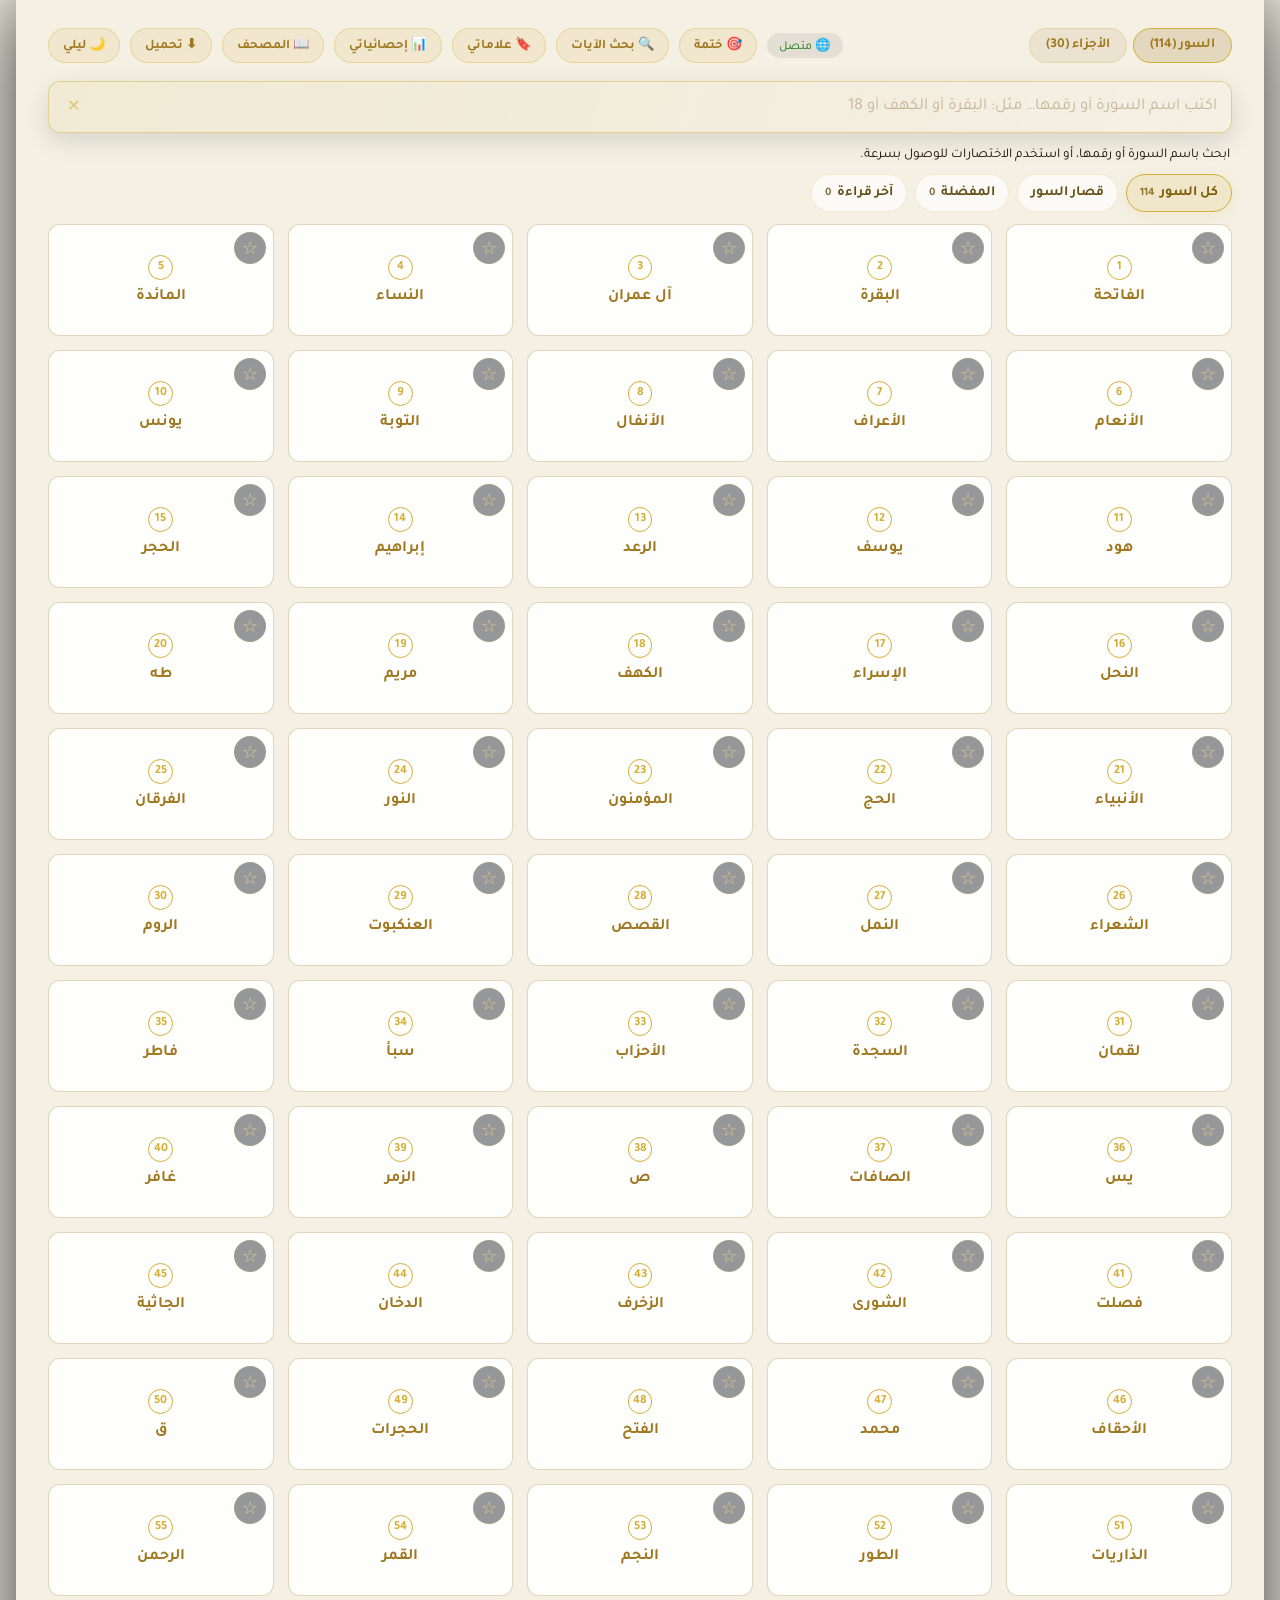
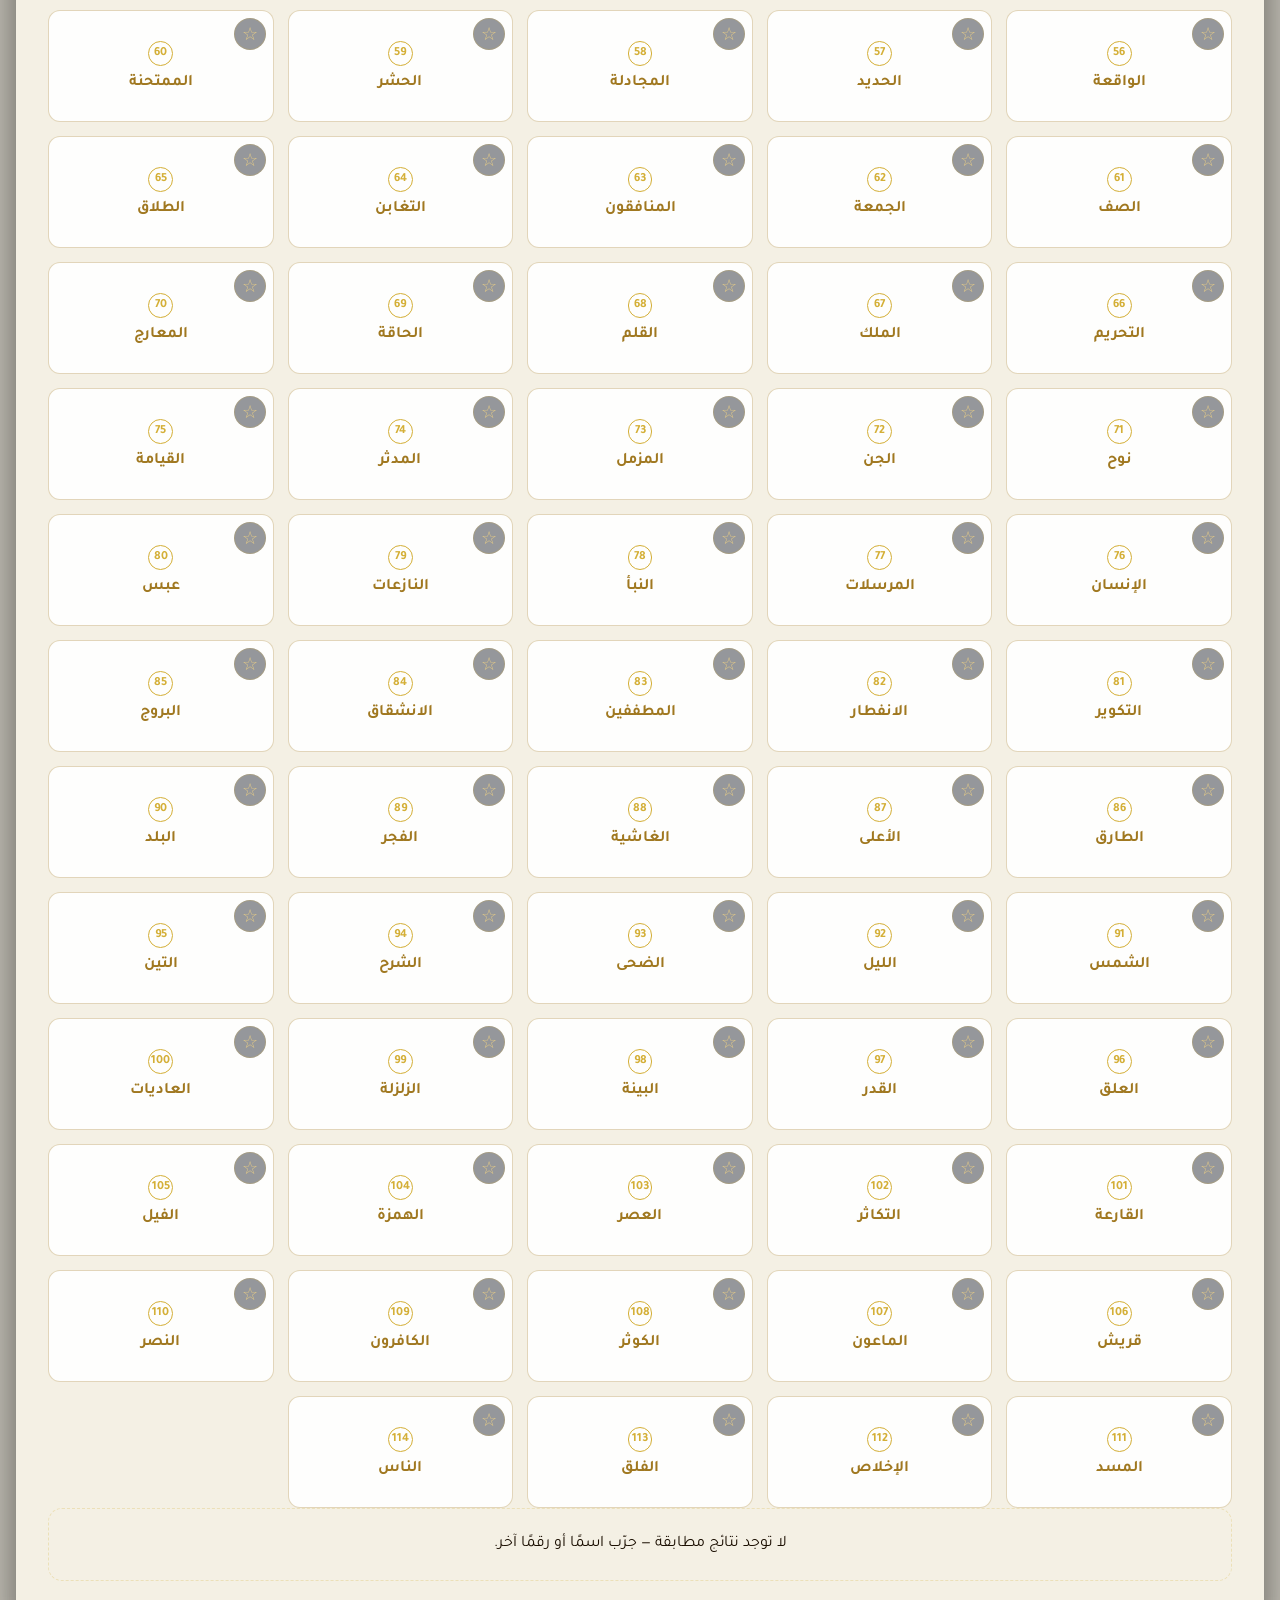
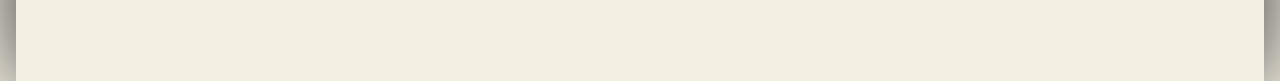
<file: quran.html>
<!doctype html><html lang="ar" dir="rtl"><head><meta charset="UTF-8"><meta name="viewport" content="width=device-width,initial-scale=1,viewport-fit=cover"><title>القرآن الكريم — المصحف الشريف</title><meta name="theme-color" content="#d4af37"><meta name="mobile-web-app-capable" content="yes"><meta name="apple-mobile-web-app-capable" content="yes"><meta name="apple-mobile-web-app-status-bar-style" content="black-translucent"><meta name="apple-mobile-web-app-title" content="القرآن الكريم"><meta name="description" content="مصحف المدينة المنورة — رواية حفص عن عاصم — مع التفسير الميسّر"><link rel="manifest" href="./manifest.json"><link rel="apple-touch-icon" sizes="192x192" href="./icon-192.png"><link rel="apple-touch-icon" sizes="512x512" href="./icon-512.png"><link rel="apple-touch-icon" href="./apple-touch-icon.png"><link rel="icon" type="image/png" sizes="32x32" href="./favicon-32.png"><link rel="icon" type="image/png" sizes="16x16" href="./favicon-16.png"><link rel="icon" type="image/png" sizes="192x192" href="./icon-192.png"><link href="https://fonts.googleapis.com/css2?family=Amiri+Quran&family=Scheherazade+New:wght@400;700&family=Tajawal:wght@400;700;800&display=swap" rel="stylesheet"><link rel="stylesheet" href="https://cdnjs.cloudflare.com/ajax/libs/font-awesome/6.4.0/css/all.min.css"><style>:root{--gold:#d4af37;--gold-l:#f0d060;--gold-d:#a07820;--bg:#050b14;--card:#0f172a;--ink:#111;--panel-bg:#0f172a;--panel-border:rgba(212,175,55,.35);--panel-text:#f0e6c8;--panel-text-muted:rgba(240,230,200,.55);--panel-input-bg:rgba(255,255,255,.07);--panel-input-border:rgba(212,175,55,.35);--panel-input-text:#fff;--panel-item-bg:rgba(255,255,255,.04);--panel-item-border:rgba(255,255,255,.08);--panel-item-hover:rgba(212,175,55,.12)}body.dark-mode{--gold:#e6b800;--gold-l:#ffd84d;--gold-d:#b08900;--bg:#080d18;--card:#111827;--ink:#e8dfc8;--panel-bg:#111827;--panel-border:rgba(230,184,0,.35);--panel-text:#f0e6c8;--panel-text-muted:rgba(240,230,200,.5);--panel-input-bg:rgba(255,255,255,.07);--panel-input-border:rgba(230,184,0,.35);--panel-input-text:#fff;--panel-item-bg:rgba(255,255,255,.04);--panel-item-border:rgba(255,255,255,.07);--panel-item-hover:rgba(230,184,0,.12)}body:not(.dark-mode){--panel-bg:#fffdf5;--panel-border:rgba(160,120,32,.3);--panel-text:#2a1800;--panel-text-muted:rgba(42,24,0,.5);--panel-input-bg:#fff;--panel-input-border:rgba(160,120,32,.4);--panel-input-text:#2a1800;--panel-item-bg:rgba(160,120,32,.05);--panel-item-border:rgba(160,120,32,.12);--panel-item-hover:rgba(212,175,55,.15)}*{margin:0;padding:0;box-sizing:border-box}body{font-family:Tajawal,sans-serif;background:var(--bg);color:#f8fafc;direction:rtl;min-height:100dvh;transition:background .4s,color .4s;overflow-x:hidden}body::before{content:'';position:fixed;inset:0;pointer-events:none;z-index:0;background-image:radial-gradient(1px 1px at 15% 20%,rgba(212,175,55,.5) 0,transparent 100%),radial-gradient(1px 1px at 40% 60%,rgba(255,255,255,.3) 0,transparent 100%),radial-gradient(1px 1px at 70% 15%,rgba(212,175,55,.4) 0,transparent 100%),radial-gradient(1px 1px at 85% 75%,rgba(255,255,255,.2) 0,transparent 100%),radial-gradient(1.5px 1.5px at 55% 40%,rgba(212,175,55,.3) 0,transparent 100%),radial-gradient(1px 1px at 25% 80%,rgba(255,255,255,.25) 0,transparent 100%);opacity:.7}body.dark-mode::before{opacity:1}.container{max-width:860px;margin:0 auto;padding:20px 15px 100px;position:relative;z-index:1}.btn-icon{background:rgba(212,175,55,.1);border:1px solid rgba(212,175,55,.35);color:var(--gold);padding:7px 14px;border-radius:20px;font-size:.82rem;font-weight:700;cursor:pointer;font-family:Tajawal,sans-serif;transition:all .2s;white-space:nowrap}.btn-icon:hover{background:rgba(212,175,55,.2)}body:not(.dark-mode) .btn-icon{background:rgba(212,175,55,.12);color:var(--gold-d)}.index-top-row{display:flex;justify-content:space-between;align-items:center;flex-wrap:wrap;gap:12px;margin-bottom:18px}.tabs{display:flex;gap:6px;flex-wrap:wrap}.tab-btn{background:rgba(212,175,55,.08);border:1px solid rgba(212,175,55,.25);color:var(--gold);padding:8px 16px;border-radius:20px;font-size:.85rem;font-weight:700;cursor:pointer;font-family:Tajawal,sans-serif;transition:all .2s}.tab-btn.active,.tab-btn:hover{background:rgba(212,175,55,.22);border-color:var(--gold)}body:not(.dark-mode) .tab-btn{color:var(--gold-d);background:rgba(160,120,32,.1)}body:not(.dark-mode) .tab-btn.active{background:rgba(160,120,32,.2)}.index-toolbar{display:flex;gap:8px;align-items:center;flex-wrap:wrap}.offline-status{font-size:.78rem;background:rgba(0,0,0,.6);border-radius:20px;padding:4px 12px;color:#4caf50}body:not(.dark-mode) .offline-status{background:rgba(0,0,0,.08)}.search-bar-wrapper{display:none;align-items:center;gap:8px;background:rgba(255,255,255,.06);border:1px solid rgba(212,175,55,.3);border-radius:12px;padding:8px 14px;margin-bottom:12px;transition:all .3s}.search-bar-wrapper.visible{display:flex}body:not(.dark-mode) .search-bar-wrapper{background:rgba(255,255,255,.7)}.search-input{flex:1;background:0 0;border:none;outline:0;color:var(--gold);font-size:1rem;font-family:Tajawal,sans-serif;direction:rtl;text-align:right}body:not(.dark-mode) .search-input{color:#3a2800}.search-input::placeholder{color:rgba(212,175,55,.5)}body:not(.dark-mode) .search-input::placeholder{color:rgba(100,70,0,.4)}.search-clear-btn{background:0 0;border:none;color:rgba(212,175,55,.6);font-size:1rem;cursor:pointer;padding:0 4px;font-family:Tajawal,sans-serif}#searchResultCount{font-size:.82rem;color:rgba(212,175,55,.7);margin-bottom:8px;text-align:center}.grid-list{display:grid;grid-template-columns:repeat(auto-fill,minmax(150px,1fr));gap:10px;margin-top:4px}.item-card{background:var(--card);border:1px solid rgba(212,175,55,.2);border-radius:12px;padding:14px 12px;cursor:pointer;transition:all .2s;text-align:center;font-size:.9rem;font-weight:700;color:#f0d060;display:flex;flex-direction:column;align-items:center;gap:6px}.item-card:hover{background:rgba(212,175,55,.12);border-color:var(--gold);transform:translateY(-2px)}.item-card.hidden{display:none}body:not(.dark-mode) .item-card{background:rgba(255,255,255,.9);color:var(--gold-d);border-color:rgba(160,120,32,.3)}body:not(.dark-mode) .item-card:hover{background:rgba(212,175,55,.12)}.item-num{display:inline-flex;align-items:center;justify-content:center;width:2em;height:2em;border:1.5px solid var(--gold);border-radius:50%;font-size:.78rem;color:var(--gold)}.mushaf-container{display:none;min-height:100dvh;flex-direction:column;padding-bottom:72px}.audio-player-container{position:sticky;top:0;z-index:100;background:linear-gradient(180deg,rgba(8,14,26,.98),rgba(5,11,20,.95));backdrop-filter:blur(18px);border-bottom:1px solid rgba(212,175,55,.35);padding:8px 12px 10px;margin:0;box-shadow:0 6px 22px -14px rgba(0,0,0,.85)}body:not(.dark-mode) .audio-player-container{background:linear-gradient(180deg,rgba(255,252,244,.98),rgba(250,245,232,.96));border-bottom:1px solid rgba(160,120,32,.35);box-shadow:0 6px 20px -14px rgba(100,70,0,.35)}.mp-unified{max-width:860px;margin:0 auto;display:flex;flex-direction:column;gap:6px}.mp-topline{display:flex;align-items:center;gap:8px;flex-wrap:wrap}.mp-topline .current-surah-name{flex:1 1 auto;min-width:0;overflow:hidden;text-overflow:ellipsis}.mp-controls{display:flex;align-items:center;gap:9px;padding:9px 14px;position:relative;background:repeating-linear-gradient(118deg,rgba(0,0,0,.16) 0,rgba(0,0,0,0) 2px,rgba(255,255,255,.05) 3px,rgba(0,0,0,0) 5px),linear-gradient(155deg,#6b4522 0,#4a2c14 45%,#5c391c 70%,#38220f 100%);border:1px solid #26150a;border-radius:999px;box-shadow:inset 0 1px 0 rgba(255,214,140,.35),inset 0 2px 5px rgba(255,200,120,.12),inset 0 -6px 10px rgba(0,0,0,.55),0 8px 20px -6px rgba(0,0,0,.6)}.mp-controls::before{content:'';position:absolute;inset:2px;border-radius:999px;border:1px solid rgba(255,210,140,.14);pointer-events:none}body:not(.dark-mode) .mp-controls{background:repeating-linear-gradient(118deg,rgba(0,0,0,.1) 0,rgba(0,0,0,0) 2px,rgba(255,255,255,.08) 3px,rgba(0,0,0,0) 5px),linear-gradient(155deg,#8a6236 0,#6b4522 45%,#7c522a 70%,#4e3015 100%);border-color:#3a2410}.mp-btn{flex:0 0 auto;width:40px;height:40px;padding:0;position:relative;display:inline-flex;align-items:center;justify-content:center;background:radial-gradient(circle at 33% 26%,rgba(255,255,255,.4),rgba(255,255,255,0) 42%),radial-gradient(circle at 60% 78%,rgba(0,0,0,.35),rgba(0,0,0,0) 55%),radial-gradient(circle at 50% 45%,#2c4d8f 0,#1c3565 48%,#0d1c3c 82%,#081227 100%);border:none;color:var(--gold-l);font-size:1rem;border-radius:50%;cursor:pointer;outline:0;transition:transform .12s ease,box-shadow .2s ease,filter .2s ease;font-family:Tajawal,sans-serif;box-shadow:0 0 0 2.5px #dfb85a,0 0 0 4px #6b4a1e,0 3px 7px rgba(0,0,0,.55),inset 0 2px 3px rgba(160,200,255,.35),inset 0 -4px 7px rgba(0,0,0,.65)}.mp-btn .mp-icon{width:16px;height:16px;filter:drop-shadow(0 1px 1px rgba(0,0,0,.6));position:relative;z-index:1}.mp-btn:hover{filter:brightness(1.12)}.mp-btn:active{transform:scale(.9)}.mp-btn:disabled{opacity:.35;cursor:not-allowed}body:not(.dark-mode) .mp-btn{color:#fff2cf}.mp-btn.mp-primary{width:52px;height:52px;font-size:1.2rem;background:radial-gradient(circle at 33% 24%,rgba(255,255,255,.5),rgba(255,255,255,0) 45%),radial-gradient(circle at 62% 80%,rgba(0,0,0,.4),rgba(0,0,0,0) 55%),radial-gradient(circle at 50% 45%,#3a5fae 0,#223c78 45%,#101f42 82%,#081227 100%);color:#ffe9a8;box-shadow:0 0 0 3px #f0cd72,0 0 0 5px #6b4a1e,0 5px 14px rgba(0,0,0,.55),0 0 18px -4px rgba(240,205,114,.45),inset 0 2px 4px rgba(170,205,255,.4),inset 0 -5px 9px rgba(0,0,0,.65)}.mp-btn.mp-primary .mp-icon{width:20px;height:20px}.mp-btn.mp-primary:hover{filter:brightness(1.15)}.mp-btn.active{background:radial-gradient(circle at 33% 26%,rgba(255,255,255,.4),rgba(255,255,255,0) 42%),radial-gradient(circle at 50% 45%,#1f8a4c 0,#146334 55%,#0a3a1f 100%);box-shadow:0 0 0 2.5px #dfb85a,0 0 0 4px #6b4a1e,0 3px 7px rgba(0,0,0,.55),0 0 12px -2px rgba(45,180,110,.5),inset 0 2px 3px rgba(180,255,210,.35),inset 0 -4px 7px rgba(0,0,0,.6)}.mp-btn.repeat-on{background:radial-gradient(circle at 33% 26%,rgba(255,255,255,.4),rgba(255,255,255,0) 42%),radial-gradient(circle at 50% 45%,#c68a1e 0,#8a5a00 55%,#4a2e00 100%);box-shadow:0 0 0 2.5px #dfb85a,0 0 0 4px #6b4a1e,0 3px 7px rgba(0,0,0,.55),0 0 12px -2px rgba(220,160,40,.55),inset 0 2px 3px rgba(255,225,160,.4),inset 0 -4px 7px rgba(0,0,0,.6)}.mp-btn.muted{background:radial-gradient(circle at 33% 26%,rgba(255,255,255,.35),rgba(255,255,255,0) 42%),radial-gradient(circle at 50% 45%,#b23636 0,#7a1f1f 55%,#3f0e0e 100%);box-shadow:0 0 0 2.5px #dfb85a,0 0 0 4px #6b4a1e,0 3px 7px rgba(0,0,0,.55),inset 0 2px 3px rgba(255,190,190,.35),inset 0 -4px 7px rgba(0,0,0,.6)}.mp-progress-row{display:flex;align-items:center;gap:8px;padding:2px 6px 0;font-size:.72rem;font-weight:700;color:rgba(212,175,55,.85);font-family:Tajawal,sans-serif;font-variant-numeric:tabular-nums}body:not(.dark-mode) .mp-progress-row{color:rgba(100,70,0,.9)}.mp-time{min-width:38px;text-align:center}.mp-seek{flex:1;-webkit-appearance:none;appearance:none;height:6px;background:rgba(212,175,55,.18);border-radius:6px;outline:0;cursor:pointer;margin:0}.mp-seek::-webkit-slider-thumb{-webkit-appearance:none;appearance:none;width:16px;height:16px;border-radius:50%;background:var(--gold);border:2px solid #0a1020;box-shadow:0 1px 4px rgba(0,0,0,.5);cursor:pointer}.mp-seek::-moz-range-thumb{width:16px;height:16px;border-radius:50%;background:var(--gold);border:2px solid #0a1020;box-shadow:0 1px 4px rgba(0,0,0,.5);cursor:pointer}body:not(.dark-mode) .mp-seek{background:rgba(160,120,32,.22)}body:not(.dark-mode) .mp-seek::-moz-range-thumb,body:not(.dark-mode) .mp-seek::-webkit-slider-thumb{background:var(--gold-d);border-color:#fff}.mp-vol-wrap{display:flex;align-items:center;gap:7px;flex:0 1 auto;min-width:122px;padding:5px 8px 5px 6px;border:1px solid rgba(240,208,112,.38);border-radius:999px;background:rgba(8,18,40,.38);box-shadow:inset 0 1px 3px rgba(0,0,0,.28)}.mp-vol{width:78px;-webkit-appearance:none;appearance:none;height:6px;background:linear-gradient(90deg,var(--gold) 0%,var(--gold) var(--vol-progress,100%),rgba(212,175,55,.2) var(--vol-progress,100%),rgba(212,175,55,.2) 100%);border-radius:6px;outline:0;cursor:pointer;direction:ltr}.mp-vol::-webkit-slider-thumb{-webkit-appearance:none;appearance:none;width:14px;height:14px;border-radius:50%;background:#ffe49a;border:2px solid var(--gold-d);box-shadow:0 1px 4px rgba(0,0,0,.55);cursor:pointer}.mp-vol::-moz-range-thumb{width:14px;height:14px;border-radius:50%;background:#ffe49a;border:2px solid var(--gold-d);box-shadow:0 1px 4px rgba(0,0,0,.55);cursor:pointer}.mp-vol-value{min-width:34px;text-align:center;color:#ffe9a8;font-size:.68rem;font-weight:800;font-variant-numeric:tabular-nums}body:not(.dark-mode) .mp-vol-wrap{background:rgba(255,250,232,.5);border-color:rgba(160,120,32,.42)}body:not(.dark-mode) .mp-vol-value{color:var(--gold-d)}.mp-btn.loading{pointer-events:none;background:linear-gradient(135deg,#555,#333);color:#e9d9a8;border-color:#666}.mp-btn.loading::after{content:'';width:14px;height:14px;border:2px solid rgba(255,255,255,.3);border-top-color:#fff;border-radius:50%;animation:spin .7s linear infinite;position:absolute}.mp-btn.loading>span{visibility:hidden}.mp-btn.loading>.mp-ayah-badge{visibility:hidden}.mp-ayah-badge{position:absolute;bottom:-4px;right:-4px;min-width:22px;height:16px;padding:0 5px;background:#1a6b3a;color:#fff;border-radius:8px;font-size:.62rem;font-weight:800;display:none;align-items:center;justify-content:center;border:1.5px solid #0a1020;font-variant-numeric:tabular-nums}.mp-ayah-badge.repeat{background:#8a5a00}.mp-ayah-badge.show{display:inline-flex}#quranAudioPlayer{display:none!important}.audio-playback-status{max-width:860px;margin:2px auto 0;padding:5px 10px;color:#ffe9a8;background:rgba(212,175,55,.1);border:1px solid rgba(212,175,55,.2);border-radius:8px;text-align:center;font-size:.72rem;font-weight:700}.audio-playback-status[hidden]{display:none}.reciter-notice{display:none;align-items:center;gap:8px;max-width:860px;margin:8px auto 0;padding:8px 14px;background:rgba(220,80,60,.14);border:1px solid rgba(220,80,60,.4);color:#ff8a75;border-radius:10px;font-size:.82rem;font-weight:700;text-align:center;justify-content:center}.reciter-notice.show{display:flex}body:not(.dark-mode) .reciter-notice{background:rgba(200,50,30,.08);border-color:rgba(200,50,30,.3);color:#a02810}.audio-main-row{display:flex;align-items:center;gap:10px;flex-wrap:wrap;max-width:860px;margin:0 auto}.current-surah-name{font-size:.9rem;font-weight:800;color:var(--gold-l);cursor:pointer;white-space:nowrap;transition:color .2s;font-family:'Amiri Quran','Scheherazade New',serif}.current-surah-name:hover{color:#fff}body:not(.dark-mode) .current-surah-name{color:var(--gold-d)}.reader-label{font-size:.78rem;color:rgba(212,175,55,.7);white-space:nowrap}body:not(.dark-mode) .reader-label{color:rgba(100,70,0,.7)}.reader-select{background:rgba(255,255,255,.06);border:1px solid rgba(212,175,55,.35);color:var(--gold-l);border-radius:8px;padding:5px 10px;font-family:Tajawal,sans-serif;font-size:.82rem;cursor:pointer;outline:0;max-width:160px}body:not(.dark-mode) .reader-select{background:rgba(212,175,55,.08);color:var(--gold-d)}.reader-select{color-scheme:dark}.reader-select option,.reader-select optgroup{background-color:#0f172a;color:#f1f5f9}.reader-select optgroup{color:#fbbf24;font-weight:800}audio{flex:1;min-width:140px;height:38px;border-radius:30px;outline:0;accent-color:var(--gold)}.btn-download-audio{background:linear-gradient(135deg,var(--gold),var(--gold-d));color:#0a1020;padding:7px 14px;border-radius:20px;text-decoration:none;font-size:.8rem;font-weight:800;white-space:nowrap}.page-image-area{flex:1;display:flex;flex-direction:column;align-items:center;justify-content:flex-start;background:var(--bg);padding:0;position:relative;min-height:300px}.mushaf-page-img{display:block;width:100%;max-width:100%;height:auto;margin:0 auto;opacity:0;transition:opacity .4s ease;border:none;outline:0}.mushaf-page-img.loaded{opacity:1}.img-wrapper{width:100%;background:#fff;display:flex;align-items:flex-start;justify-content:center;position:relative;min-height:200px}body.dark-mode .img-wrapper{background:#111}.img-loading{position:absolute;inset:0;display:flex;align-items:center;justify-content:center;flex-direction:column;gap:14px;color:var(--gold);font-size:.9rem;font-weight:700}.img-spinner{width:44px;height:44px;border:3px solid rgba(212,175,55,.15);border-top-color:var(--gold);border-radius:50%;animation:spin .8s linear infinite}@keyframes spin{to{transform:rotate(360deg)}}.img-error{display:flex;flex-direction:column;align-items:center;gap:14px;padding:60px 20px;color:rgba(255,255,255,.5);font-size:1rem;text-align:center}.img-error button{background:rgba(212,175,55,.15);border:1px solid rgba(212,175,55,.3);color:var(--gold);padding:8px 20px;border-radius:20px;font-family:Tajawal,sans-serif;font-size:.9rem;cursor:pointer}.page-jump-input{width:70px;text-align:center;background:rgba(255,255,255,.06);border:1px solid rgba(212,175,55,.35);color:var(--gold);border-radius:8px;padding:5px 10px;font-family:Tajawal,sans-serif;font-size:.9rem;outline:0}body:not(.dark-mode) .page-jump-input{background:rgba(255,255,255,.7);color:#3a2800}.dl-overlay{display:none;position:fixed;inset:0;z-index:2000;background:rgba(0,0,0,.7);backdrop-filter:blur(6px);align-items:flex-end;justify-content:center}.dl-overlay.open{display:flex}.dl-panel{background:var(--panel-bg);width:100%;max-width:860px;border-radius:20px 20px 0 0;border-top:2px solid var(--gold);animation:slideUp .35s cubic-bezier(.22,1,.36,1)}.dl-header{display:flex;align-items:flex-start;justify-content:space-between;padding:16px 20px 12px;border-bottom:1px solid var(--panel-border)}.dl-title{font-size:1rem;font-weight:700;color:var(--gold)}.dl-sub{font-size:.78rem;color:var(--panel-text-muted);margin-top:3px}.dl-body{padding:18px 20px 28px;color:var(--panel-text)}.dl-range-row{display:flex;align-items:center;gap:10px;flex-wrap:wrap;margin-bottom:14px}.dl-lbl{font-size:.85rem;color:var(--panel-text-muted)}.dl-options{display:flex;gap:20px;margin-bottom:16px;flex-wrap:wrap}.dl-check{display:flex;align-items:center;gap:6px;font-size:.88rem;color:var(--panel-text);cursor:pointer;font-family:Tajawal,sans-serif}.dl-check input{accent-color:var(--gold);width:16px;height:16px;cursor:pointer}.dl-progress-wrap{margin-bottom:14px}.dl-bar-bg{height:8px;background:rgba(212,175,55,.15);border-radius:10px;overflow:hidden;margin-bottom:8px}.dl-bar{height:100%;width:0%;background:linear-gradient(90deg,var(--gold),var(--gold-l));border-radius:10px;transition:width .3s}.dl-stat{font-size:.82rem;color:var(--panel-text-muted);text-align:center}.dl-cache-info{font-size:.8rem;text-align:center;margin-top:12px;color:var(--panel-text-muted);direction:rtl}.tafseer-btn-wrap{display:flex;justify-content:center;align-items:center;gap:10px;padding:6px 14px 18px}.tafseer-btn{flex:1;max-width:220px;background:linear-gradient(135deg,var(--gold),var(--gold-d));color:#0a1020;border:none;padding:12px 10px;border-radius:14px;font-family:Tajawal,sans-serif;font-size:.9rem;font-weight:800;cursor:pointer;transition:all .25s;letter-spacing:.02em;box-shadow:0 4px 18px rgba(212,175,55,.25);display:flex;align-items:center;justify-content:center;gap:6px}.tafseer-btn:hover{transform:translateY(-2px);box-shadow:0 8px 28px rgba(212,175,55,.4)}.tafseer-btn:active{transform:translateY(0)}body:not(.dark-mode) .tafseer-btn{box-shadow:0 4px 18px rgba(160,120,32,.3)}.tafseer-btn-alt{background:linear-gradient(135deg,#2d5a2d,#1a3d1a);box-shadow:0 4px 18px rgba(45,90,45,.35);color:#c8f0c8}.tafseer-btn-alt:hover{box-shadow:0 8px 28px rgba(45,90,45,.5)}body:not(.dark-mode) .tafseer-btn-alt{background:linear-gradient(135deg,#1a5c1a,#0f3d0f);color:#d4f5d4;box-shadow:0 4px 18px rgba(20,70,20,.3)}.tafseer-overlay{display:none;position:fixed;inset:0;z-index:2000;background:rgba(0,0,0,.7);backdrop-filter:blur(6px);align-items:flex-end;justify-content:center}.tafseer-overlay.open{display:flex}.tafseer-panel{background:var(--bg);width:100%;max-width:860px;max-height:92dvh;border-radius:20px 20px 0 0;border-top:2px solid var(--gold);display:flex;flex-direction:column;animation:slideUp .35s cubic-bezier(.22,1,.36,1)}body:not(.dark-mode) .tafseer-panel{background:#fffdf5}@keyframes slideUp{from{transform:translateY(100%)}to{transform:translateY(0)}}.tafseer-header{display:flex;align-items:center;justify-content:space-between;padding:16px 20px 12px;border-bottom:1px solid rgba(212,175,55,.2);flex-shrink:0}body:not(.dark-mode) .tafseer-header{border-bottom-color:rgba(160,120,32,.25)}.tafseer-title{font-family:'Amiri Quran','Scheherazade New',serif;font-size:1.1rem;font-weight:700;color:var(--gold-l)}body:not(.dark-mode) .tafseer-title{color:#6b3d00}.tafseer-source{font-size:.75rem;color:rgba(212,175,55,.6);margin-top:2px}body:not(.dark-mode) .tafseer-source{color:rgba(100,60,0,.55)}.tafseer-close-btn{background:rgba(212,175,55,.1);border:1px solid rgba(212,175,55,.3);color:var(--gold);width:34px;height:34px;border-radius:50%;font-size:1rem;cursor:pointer;display:flex;align-items:center;justify-content:center;font-family:Tajawal,sans-serif;flex-shrink:0}body:not(.dark-mode) .tafseer-close-btn{background:rgba(160,100,0,.1);border-color:rgba(160,100,0,.3);color:#8b5c00}.tafseer-close-btn:hover{background:rgba(212,175,55,.2)}.tafseer-body{overflow-y:auto;padding:18px 20px 30px;flex:1;scrollbar-width:thin;scrollbar-color:rgba(212,175,55,.3) transparent}.tafseer-loading{display:flex;flex-direction:column;align-items:center;gap:16px;padding:50px 20px;color:var(--gold);font-family:Tajawal,sans-serif;font-size:.95rem;font-weight:700}body:not(.dark-mode) .tafseer-loading{color:#8b5c00}.tafseer-spinner{width:44px;height:44px;border:3px solid rgba(212,175,55,.15);border-top-color:var(--gold);border-radius:50%;animation:spin .8s linear infinite}body:not(.dark-mode) .tafseer-spinner{border-top-color:#a07820}.tafseer-surah-block{margin-bottom:22px;padding:18px;background:rgba(212,175,55,.05);border:1px solid rgba(212,175,55,.15);border-radius:14px}body:not(.dark-mode) .tafseer-surah-block{background:rgba(160,120,32,.06);border-color:rgba(160,120,32,.2)}.tafseer-surah-name{font-family:'Amiri Quran','Scheherazade New',serif;font-size:1.1rem;font-weight:700;color:var(--gold-l);margin-bottom:10px;text-align:center;padding-bottom:10px;border-bottom:1px solid rgba(212,175,55,.2)}body:not(.dark-mode) .tafseer-surah-name{color:#6b3d00;border-bottom-color:rgba(160,120,32,.2)}.tafseer-text{font-family:'Scheherazade New','Amiri Quran',serif;font-size:1.05rem;line-height:2;color:var(--ink);text-align:justify;direction:rtl}body:not(.dark-mode) .tafseer-text{color:#1a0e00}body.dark-mode .tafseer-text{color:#d8cdb8}.tafseer-error{text-align:center;padding:40px 20px;color:rgba(255,255,255,.5);font-size:.95rem}body:not(.dark-mode) .tafseer-error{color:rgba(0,0,0,.5)}.tafseer-retry-btn{margin-top:14px;background:rgba(212,175,55,.15);border:1px solid rgba(212,175,55,.3);color:var(--gold);padding:8px 22px;border-radius:20px;cursor:pointer;font-family:Tajawal,sans-serif;font-size:.9rem}body:not(.dark-mode) .tafseer-retry-btn{background:rgba(160,120,32,.12);border-color:rgba(160,120,32,.3);color:#7a5010}.pt{color:var(--panel-text)}.pt-m{color:var(--panel-text-muted)}.pi{background:var(--panel-input-bg);border:1px solid var(--panel-input-border);color:var(--panel-input-text)}.pb{border-bottom:1px solid var(--panel-item-border)}.pib{background:var(--panel-item-bg);border:1px solid var(--panel-item-border);border-radius:8px}.pbar-bg{background:rgba(212,175,55,.12);border-radius:10px;height:14px;overflow:hidden;margin-bottom:6px}.khatma-preset-btn{background:rgba(212,175,55,.12);border:1px solid rgba(212,175,55,.35);color:var(--gold);border-radius:20px;padding:7px 16px;font-family:Tajawal,sans-serif;font-size:.85rem;cursor:pointer;font-weight:700}.khatma-preset-btn:hover{background:rgba(212,175,55,.25)}body:not(.dark-mode) .khatma-preset-btn{background:rgba(160,120,32,.1);color:#7a5010;border-color:rgba(160,120,32,.35)}.ayah-result-item{padding:10px 12px;border-radius:8px;cursor:pointer;margin-bottom:6px;background:var(--panel-item-bg);border:1px solid var(--panel-item-border);transition:background .2s}.ayah-result-item:hover{background:var(--panel-item-hover)}.ayah-result-text{font-family:'Scheherazade New',serif;font-size:1rem;line-height:1.8;color:var(--panel-text);margin-bottom:4px}.ayah-result-meta{font-size:.75rem;color:var(--panel-text-muted);display:flex;justify-content:space-between}.ayah-result-page{color:var(--gold);font-weight:700}.stat-card{background:var(--panel-item-bg);border:1px solid var(--panel-border);border-radius:10px;padding:12px;text-align:center}.stat-val{font-size:1.6rem;font-weight:800;color:var(--gold);line-height:1}.stat-lbl{font-size:.72rem;color:var(--panel-text-muted);margin-top:4px}body:not(.dark-mode) .nav-jump-input{background:rgba(255,255,255,.8);color:#3a2800;border-color:rgba(160,120,32,.4)}.nav-jump-input::placeholder{color:rgba(212,175,55,.5);font-size:.72rem}body:not(.dark-mode) .nav-jump-input::placeholder{color:rgba(100,70,0,.4)}.nav-jump-go{background:linear-gradient(135deg,var(--gold),var(--gold-d));color:#0a1020;border:none;padding:6px 8px;border-radius:8px;font-family:Tajawal,sans-serif;font-size:.78rem;font-weight:800;cursor:pointer;white-space:nowrap;height:36px}.nav-jump-go:hover{transform:translateY(-1px)}.nav-jump-read{background:linear-gradient(135deg,var(--gold),var(--gold-d));color:#0a1020;min-width:68px}.nav-jump-read:hover{background:linear-gradient(135deg,var(--gold-l),var(--gold))}.nav-btn-bkm{font-size:.7rem!important}.nav-bar{position:fixed;bottom:0;left:0;right:0;background:linear-gradient(180deg,rgba(10,16,32,.97) 0,#050b14 100%);backdrop-filter:blur(20px);padding:8px 10px;display:none;justify-content:space-between;align-items:center;border-top:1px solid rgba(212,175,55,.4);z-index:1000;gap:5px;height:72px}body:not(.dark-mode) .nav-bar{background:linear-gradient(180deg,rgba(255,253,240,.98) 0,#fffde8 100%);border-top-color:rgba(160,120,32,.4)}.nav-btn{flex:1;background:linear-gradient(135deg,var(--gold),var(--gold-d));color:#0a1020;border:none;padding:10px 4px;border-radius:10px;font-weight:800;cursor:pointer;font-family:Tajawal,sans-serif;font-size:.82rem;transition:all .25s}.nav-btn:hover{transform:translateY(-1px);box-shadow:0 4px 12px rgba(212,175,55,.35)}.nav-btn.theme-btn{background:linear-gradient(135deg,rgba(212,175,55,.18),rgba(212,175,55,.08));color:var(--gold);border:1px solid rgba(212,175,55,.55)}body:not(.dark-mode) .nav-btn.theme-btn{background:rgba(212,175,55,.12);color:var(--gold-d)}.bookmark-ribbon{position:absolute;top:0;right:20px;width:30px;height:50px;background:linear-gradient(180deg,#b91c1c,#7f1d1d);clip-path:polygon(0% 0%,100% 0%,100% 100%,50% 82%,0% 100%);display:none;z-index:10}.bookmark-ribbon.active{display:block}@media(max-width:600px){.audio-main-row{gap:7px}.current-surah-name{font-size:.82rem}.reader-select{max-width:110px;font-size:.76rem}audio{min-width:100px}.nav-btn{font-size:.72rem}.mp-btn{width:34px;height:34px;font-size:.92rem}.mp-btn .mp-icon{width:14px;height:14px}.mp-btn.mp-primary{width:44px;height:44px;font-size:1.1rem}.mp-btn.mp-primary .mp-icon{width:17px;height:17px}.mp-controls{gap:6px;padding:6px 9px}.mp-vol-wrap{min-width:112px;padding-inline:5px}.mp-vol{width:66px}.mp-vol-value{min-width:30px;font-size:.62rem}.mp-progress-row{font-size:.68rem;gap:6px}.mp-time{min-width:34px}}@media(max-width:380px){.mp-btn{width:32px;height:32px;font-size:.86rem}.mp-btn .mp-icon{width:13px;height:13px}.mp-btn.mp-primary{width:42px;height:42px}.mp-btn.mp-primary .mp-icon{width:16px;height:16px}.mp-vol-wrap{min-width:104px}.mp-vol{width:58px}.mp-vol-value{min-width:28px}}@media(min-width:600px){body{display:flex;justify-content:center;background:#02070f}body::before{display:none}.app-shell{width:420px;min-width:320px;max-width:480px;min-height:100dvh;position:relative;background:var(--bg);overflow:hidden;box-shadow:0 0 80px rgba(0,0,0,.8)}body:not(.dark-mode) .app-shell{background:#f4f0e4}.dl-overlay,.tafseer-overlay{position:fixed}.dl-panel,.tafseer-panel{max-width:480px}}@media(max-width:599px){.app-shell{width:100%}}.audio-player-container{transition:opacity .45s ease,transform .45s cubic-bezier(.4,0,.2,1)!important}.tafseer-btn-wrap{transition:opacity .45s ease,transform .45s cubic-bezier(.4,0,.2,1)!important}#navBar{transition:opacity .45s ease,transform .45s cubic-bezier(.4,0,.2,1)!important}.immersive .audio-player-container{opacity:0;pointer-events:none;transform:translateY(-110%)}.immersive .tafseer-btn-wrap{opacity:0;pointer-events:none;transform:translateY(30px)}.immersive #navBar{opacity:1;pointer-events:auto;transform:translateY(0);z-index:600}.immersive-show .audio-player-container{opacity:1;pointer-events:auto;transform:translateY(0)}.immersive-show .tafseer-btn-wrap{opacity:1;pointer-events:auto;transform:translateY(0)}.immersive-show #navBar{opacity:1;pointer-events:auto;transform:translateY(0)}#readerView{transition:none}.immersive .mushaf-container{padding-bottom:72px}.img-wrapper{transition:all .55s cubic-bezier(.4,0,.2,1);will-change:contents}.page-image-area{overflow:visible;transition:all .55s cubic-bezier(.4,0,.2,1)}.immersive .page-image-area{position:fixed;top:0;left:0;right:0;bottom:72px;z-index:500;display:flex;align-items:center;justify-content:center;background:var(--bg);padding:0}.immersive .img-wrapper{width:100%;height:100dvh;display:flex;align-items:center;justify-content:center;background:0 0;padding:0;box-sizing:border-box}.immersive .mushaf-page-img{width:auto!important;max-width:100%!important;height:auto!important;max-height:calc(100dvh - 72px)!important;object-fit:contain;display:block}.immersive-show .page-image-area{position:relative;inset:unset;z-index:auto}.immersive-show .mushaf-page-img{width:100%!important;height:auto!important;max-height:unset!important}.zoom-badge{position:fixed;top:50%;left:50%;transform:translate(-50%,-50%) scale(0);background:rgba(0,0,0,.6);border:1px solid rgba(212,175,55,.5);color:var(--gold);font-family:Tajawal,sans-serif;padding:10px 24px;border-radius:30px;font-size:1rem;font-weight:700;pointer-events:none;z-index:3000;transition:transform .2s cubic-bezier(.34,1.56,.64,1),opacity .3s ease;opacity:0;white-space:nowrap;backdrop-filter:blur(8px)}.zoom-badge.show{transform:translate(-50%,-50%) scale(1);opacity:1}.wl-dot{position:fixed;top:12px;left:12px;z-index:2000;width:8px;height:8px;border-radius:50%;background:#22c55e;box-shadow:0 0 8px rgba(34,197,94,.7);opacity:0;pointer-events:none;transition:opacity .5s ease;animation:wlPulse 2.5s ease infinite}.wl-dot.on{opacity:1}@keyframes wlPulse{0%,100%{box-shadow:0 0 6px rgba(34,197,94,.5)}50%{box-shadow:0 0 14px rgba(34,197,94,.9)}}body:not(.dark-mode){background:#f4f0e4;color:#1a0e00}body:not(.dark-mode) .offline-status{background:rgba(0,0,0,.07);color:#1a7a1a}.mushaf-card{border:1.5px solid rgba(212,175,55,.2);border-radius:14px;overflow:hidden;cursor:pointer;transition:all .2s;background:var(--card)}.mushaf-card:hover{border-color:var(--gold);transform:translateY(-2px)}.mushaf-card.active{border:2px solid var(--gold)}body:not(.dark-mode) .mushaf-card{background:rgba(255,255,255,.9)}body:not(.dark-mode) .mushaf-card.active{border-color:var(--gold-d)}.mushaf-card-img{width:100%;aspect-ratio:3/4;background:#f5f0e8;display:flex;align-items:center;justify-content:center;position:relative;overflow:hidden}.mushaf-card-img img{width:100%;height:100%;object-fit:cover;display:block}.mc-spinner{position:absolute;inset:0;display:flex;align-items:center;justify-content:center}.mc-spinner::after{content:'';width:24px;height:24px;border:2px solid rgba(212,175,55,.2);border-top-color:var(--gold);border-radius:50%;animation:spin .8s linear infinite}.mc-err{font-size:11px;color:#aaa;text-align:center;padding:8px}.mushaf-card-lbl{padding:8px 10px 4px;text-align:center;direction:rtl;border-top:1px solid rgba(212,175,55,.15)}.mushaf-card-lbl strong{display:block;font-size:12px;font-weight:700;color:var(--gold-l)}body:not(.dark-mode) .mushaf-card-lbl strong{color:var(--gold-d)}.mushaf-card-lbl span{font-size:11px;color:rgba(212,175,55,.6)}body:not(.dark-mode) .mushaf-card-lbl span{color:rgba(100,60,0,.55)}.mushaf-card-sel{text-align:center;font-size:11px;font-weight:700;color:var(--gold);padding:5px 0 8px}body:not(.dark-mode) .mushaf-card-sel{color:var(--gold-d)}
/* Final player polish: one brown tone + volume stays inside the control rail. */
.mp-controls,
body:not(.dark-mode) .mp-controls {
  background: #6b4522;
  border-color: #4a2c14;
  overflow: hidden;
}
.mp-controls::before { border-color: rgba(255, 220, 160, .18); }
.mp-vol-wrap {
  flex: 1 1 96px;
  min-width: 0;
  max-width: 122px;
  padding: 5px 6px;
  background: #6b4522;
  border-color: rgba(255, 220, 160, .34);
  overflow: hidden;
}
.mp-vol {
  flex: 1 1 auto;
  width: auto;
  min-width: 28px;
  background: linear-gradient(90deg, #d4af37 0%, #d4af37 var(--vol-progress,100%), rgba(255,220,160,.3) var(--vol-progress,100%), rgba(255,220,160,.3) 100%);
}
.mp-vol-value { color: #ffe9a8; }
body:not(.dark-mode) .mp-vol-wrap { background: #6b4522; border-color: rgba(255, 220, 160, .34); }
@media (max-width: 600px) {
  .mp-controls { gap: 6px; padding-inline: 7px; }
  .mp-vol-wrap { flex-basis: 92px; max-width: 112px; }
}
@media (max-width: 380px) {
  .mp-vol-wrap { flex-basis: 82px; max-width: 96px; }
  .mp-vol-value { min-width: 25px; font-size: .58rem; }
}

/* Volume rail cleanup: no extra outline, no percentage text, full remaining width. */
.mp-vol-wrap,
body:not(.dark-mode) .mp-vol-wrap {
  flex: 1 1 auto;
  width: auto;
  min-width: 0;
  max-width: none;
  gap: 6px;
  padding: 0;
  background: transparent !important;
  border: 0 !important;
  box-shadow: none !important;
  overflow: visible;
}
.mp-vol {
  flex: 1 1 0;
  width: 0;
  min-width: 28px;
  margin: 0;
}
@media(min-width:900px){.container{max-width:1360px;padding-left:32px;padding-right:32px}.grid-list{grid-template-columns:repeat(auto-fill,minmax(205px,1fr));gap:14px}} .item-card{min-height:90px;justify-content:center} .item-card:hover{box-shadow:none} .index-toolbar{gap:10px} .rfq-locale-select{font:700 .9rem Tajawal,sans-serif;background:#101b2b;color:#f8fafc;border:1px solid #536477;border-radius:10px;padding:8px 11px;min-height:40px}@media(max-width:560px){.grid-list{grid-template-columns:repeat(2,minmax(0,1fr))}} 
/* ===== Player rail v2 ===== */
.mp-controls{display:flex;align-items:center;justify-content:space-between;gap:10px;padding:10px 14px}
.mp-btn{width:36px;height:36px;flex:none}
.mp-btn .mp-icon{width:15px;height:15px}
.mp-btn.mp-primary{width:46px;height:46px}
.mp-btn.mp-primary .mp-icon{width:19px;height:19px}
.mp-vol-wrap,body:not(.dark-mode) .mp-vol-wrap{flex:0 1 112px;width:112px;max-width:112px;min-width:80px;gap:6px;padding:0;background:transparent!important;border:0!important;box-shadow:none!important;overflow:visible}
.mp-vol{flex:1 1 0;width:0;min-width:34px;margin:0}
@media(max-width:600px){.mp-controls{gap:7px;padding:9px 10px}.mp-btn{width:34px;height:34px}.mp-btn.mp-primary{width:42px;height:42px}.mp-vol-wrap,body:not(.dark-mode) .mp-vol-wrap{flex-basis:88px;width:88px;max-width:88px;min-width:70px}.mp-vol-value{display:none}}
@media(max-width:380px){.mp-controls{gap:5px;padding:8px}.mp-btn{width:30px;height:30px}.mp-btn .mp-icon{width:13px;height:13px}.mp-btn.mp-primary{width:38px;height:38px}.mp-btn.mp-primary .mp-icon{width:17px;height:17px}.mp-vol-wrap,body:not(.dark-mode) .mp-vol-wrap{flex-basis:76px;width:76px;max-width:76px;min-width:60px}.mp-vol{min-width:24px}}
</style><style>.curated-audio-menus{display:flex;flex-direction:column;gap:7px;padding:0 8px;margin:5px 0 7px}.curated-audio-menu{display:grid;grid-template-columns:auto minmax(0,1fr);align-items:center;gap:9px;padding:7px 9px;border:1px solid rgba(212,175,55,.22);border-radius:10px;background:rgba(212,175,55,.055)}.curated-audio-menu[hidden],.curated-audio-menus:empty{display:none}.curated-audio-label{font:700 .72rem Tajawal,sans-serif;color:var(--gold);white-space:nowrap}.curated-surah-select{min-width:0;width:100%;max-width:none}.curated-audio-menu select:focus-visible{outline:2px solid var(--gold);outline-offset:2px}@media(max-width:480px){.curated-audio-menu{grid-template-columns:1fr;gap:5px}.curated-audio-label{white-space:normal}}.reciter-coverage{display:inline-flex;align-items:center;gap:6px;margin:5px 8px 2px;font:600 .72rem/1.5 Tajawal,sans-serif;color:#d8f3dc;opacity:.96}.reciter-coverage::before{content:"";width:7px;height:7px;border-radius:50%;background:#52c788;box-shadow:0 0 8px #52c788}.reciter-coverage.partial{color:#ffe2a8}.reciter-coverage.partial::before{background:#eab54b;box-shadow:0 0 8px #eab54b}.reciter-coverage.pending{color:#cbd5e1}.reciter-coverage.pending::before{background:#94a3b8;box-shadow:none}.audio-unavailable{opacity:.4;cursor:not-allowed!important}.audio-playback-status{margin:2px 8px 6px;color:#ffd680;font:500 .72rem/1.5 Tajawal,sans-serif}.audio-playback-status[hidden]{display:none}@media(max-width:480px){.reciter-coverage{font-size:.68rem;margin-inline:4px}}@media(min-width:900px){.container{max-width:1360px;padding-left:32px;padding-right:32px}.grid-list{grid-template-columns:repeat(auto-fill,minmax(205px,1fr));gap:14px}} .item-card{min-height:90px;justify-content:center} .item-card:hover{box-shadow:none} .index-toolbar{gap:10px} .rfq-locale-select{font:700 .9rem Tajawal,sans-serif;background:#101b2b;color:#f8fafc;border:1px solid #536477;border-radius:10px;padding:8px 11px;min-height:40px}@media(max-width:560px){.grid-list{grid-template-columns:repeat(2,minmax(0,1fr))}} </style></head><body><div class="app-shell"><div class="wl-dot" id="wlDot" title="الشاشة لن تُغفى أثناء القراءة"></div><div class="container" id="indexContainer"><div class="index-top-row"><div class="tabs"><button class="tab-btn active" id="tabSurahs" onclick='switchTab("surahs")'>السور (114)</button> <button class="tab-btn" id="tabJuzs" onclick='switchTab("juzs")'>الأجزاء (30)</button> <button class="tab-btn" id="tabSearch" onclick="toggleSearch()" title="بحث عن سورة"><i class="fas fa-search"></i> بحث</button></div><div class="index-toolbar"><div id="cacheStatus" class="offline-status">📡 وضع الاتصال</div><button class="btn-icon" onclick="openKhatmaPanel()" title="ختمة مخصصة">🎯 ختمة</button> <button class="btn-icon" onclick="openAyahSearch()" title="بحث في الآيات">🔍 بحث الآيات</button> <button class="btn-icon" onclick="openBookmarksPanel()" title="العلامات المرجعية">🔖 علاماتي</button> <button class="btn-icon" onclick="openStatsPanel()" title="إحصائيات القراءة">📊 إحصائياتي</button> <button class="btn-icon" onclick="openMushafPicker()" id="mushafPickerBtn" title="اختار المصحف">📖 المصحف</button> <button class="btn-icon" onclick="openDownloadPanel()" title="تحميل للاستخدام بدون إنترنت">⬇ تحميل</button> <button class="btn-icon" onclick="toggleDarkMode()" id="themeBtn">🌙 ليلي</button> <button class="btn-icon btn-install" id="pwaInstallBtn" style="display:none">📲 تثبيت</button></div></div><div class="search-bar-wrapper" id="searchBarWrapper"><input type="text" class="search-input" id="searchInput" placeholder="اكتب اسم السورة… مثال: بقرة / kahf / يس" oninput="filterSurahs(this.value)" autocomplete="off" autocorrect="off" autocapitalize="off" spellcheck="false" inputmode="search"> <button class="search-clear-btn" onclick="clearSearch()">✕</button></div><div id="searchResultCount"></div><div id="surahList" class="grid-list"></div><div id="juzList" class="grid-list" style="display:none"></div></div><div id="readerView" class="mushaf-container"><div class="audio-player-container" id="audioPlayerBox"><div class="mp-unified"><div class="mp-topline"><span class="current-surah-name" id="currentSurahName" onclick="backToIndex()" title="العودة للفهرس">🏠 الفاتحة</span> <span class="reader-label">القارئ</span> <select class="reader-select" id="readerSelect" onchange="changeReader()"></select> <a id="downloadMp3Btn" class="mp-btn" href="#" download title="تحميل ملف السورة MP3" style="text-decoration:none" onclick="return downloadCurrentSurahMp3(event,this)"><span><svg class="mp-icon" viewBox="0 0 24 24" fill="currentColor"><path d="M5 20h14v-2H5v2zm14-9h-4V3H9v8H5l7 7 7-7z"/></svg></span></a></div><div class="curated-audio-menus" id="curatedAudioMenus"></div><div class="audio-playback-status" id="audioPlaybackStatus" role="status" aria-live="polite" hidden></div><div class="mp-controls" id="mpControls" role="toolbar" aria-label="مشغّل التلاوة"><button class="mp-btn" id="mpPrev" onclick="mpPrevSurah()" title="السورة السابقة" aria-label="السورة السابقة"><svg class="mp-icon" viewBox="0 0 24 24" fill="currentColor"><path d="M6 18l8.5-6L6 6v12zM16 6v12h2V6h-2z"/></svg></button> <button class="mp-btn" id="mpRestart" onclick="mpRestartSurah()" title="تشغيل السورة من أوّلها" aria-label="تشغيل من البداية"><svg class="mp-icon" viewBox="0 0 24 24" fill="currentColor"><path d="M3 5h2v14H3zm3 0h2v14H6zm4 0v14l11-7z"/></svg></button> <button class="mp-btn mp-primary" id="mpPlayPause" onclick="mpTogglePlay()" title="تشغيل / إيقاف مؤقت — اضغط لتشغيل قراءة الصفحة" aria-label="تشغيل أو إيقاف"><span id="mpPlayIcon"><svg class="mp-icon" viewBox="0 0 24 24" fill="currentColor"><path d="M8 5v14l11-7z"/></svg></span><span class="mp-ayah-badge" id="mpAyahBadge"></span></button> <button class="mp-btn" id="mpNext" onclick="mpNextSurah()" title="السورة التالية" aria-label="السورة التالية"><svg class="mp-icon" viewBox="0 0 24 24" fill="currentColor"><path d="M6 6h2v12H6zm3.5 6l8.5 6V6z"/></svg></button> <button class="mp-btn" id="mpRepeat" onclick="mpToggleRepeat()" title="تكرار الصفحة" aria-label="تكرار الصفحة"><svg class="mp-icon" viewBox="0 0 24 24" fill="currentColor"><path d="M7 7h10v3l4-4-4-4v3H5v6h2V7zm10 10H7v-3l-4 4 4 4v-3h12v-6h-2v4z"/></svg></button><div class="mp-vol-wrap"><button class="mp-btn" id="mpMute" onclick="mpToggleMute()" title="كتم / إلغاء الكتم" aria-label="كتم الصوت"><span id="mpMuteIcon"><svg class="mp-icon" viewBox="0 0 24 24" fill="currentColor"><path d="M3 9v6h4l5 5V4L7 9H3zm13.5 3c0-1.77-1.02-3.29-2.5-4.03v8.05c1.48-.73 2.5-2.25 2.5-4.02zM14 3.23v2.06c2.89.86 5 3.54 5 6.71s-2.11 5.85-5 6.71v2.06c4.01-.91 7-4.49 7-8.77s-2.99-7.86-7-8.77z"/></svg></span></button> <input type="range" class="mp-vol" id="mpVolume" min="0" max="1" step="0.01" value="1" oninput="mpSetVolume(this.value)" aria-label="مستوى الصوت"></div></div><div class="mp-progress-row"><span class="mp-time" id="mpCur">0:00</span> <input type="range" class="mp-seek" id="mpSeek" min="0" max="100" step="0.1" value="0" oninput="mpSeekInput(this.value)" onchange="mpSeekCommit(this.value)" aria-label="شريط التقدّم"> <span class="mp-time" id="mpDur">0:00</span></div><audio id="quranAudioPlayer" preload="auto" playsinline></audio><audio id="pageReadAudio" preload="metadata" style="display:none"></audio></div><div id="reciterNotice" class="reciter-notice"></div></div><div class="page-image-area" id="pageImageArea"><div class="bookmark-ribbon" id="bookmarkIndicator"></div><div class="img-wrapper" id="imgWrapper"><div class="img-loading" id="imgLoading"><div class="img-spinner"></div><span>جارٍ تحميل الصفحة…</span></div></div></div><div class="tafseer-btn-wrap"><button class="tafseer-btn" onclick='openTafseer("saadi")'><span style="font-size:1.1rem">📖</span> تفسير السعدي</button> <button class="tafseer-btn tafseer-btn-alt" onclick='openTafseer("mukhtasar")'><span style="font-size:1.1rem">📘</span> تفسير الميسر</button></div></div><div class="tafseer-overlay" id="tafseerOverlay" onclick="closeTafseerIfBg(event)"><div class="tafseer-panel" id="tafseerPanel"><div class="tafseer-header"><div><div class="tafseer-title" id="tafseerHeaderTitle">تفسير الصفحة</div><div class="tafseer-source" id="tafseerHeaderSource">تفسير السعدي — تيسير الكريم الرحمن</div></div><button class="tafseer-close-btn" onclick="closeTafseer()">✕</button></div><div class="tafseer-body" id="tafseerBody"><div class="tafseer-loading"><div class="tafseer-spinner"></div><span>جارٍ تحميل التفسير…</span></div></div></div></div><div class="nav-bar" id="navBar"><button class="nav-btn" onclick="changePage(-1)">◀ السابقة</button> <button class="nav-btn" onclick="changePage(1)">التالية ▶</button><div class="nav-jump-wrap" id="pageNavWrap"><input type="number" id="pageJumpInput" class="nav-jump-input" min="1" max="604" placeholder="صفحة" inputmode="numeric" enterkeyhint="go" onkeydown='if(event.key==="Enter"){event.preventDefault();jumpToPage()}' oninput='this.value=this.value.replace(/[^0-9]/g,"")'></div><button class="nav-btn" onclick="saveBookmark()">🔖 حفظ علامة</button> <button class="nav-btn nav-btn-bkm" onclick="openBookmarksPanel()">📚 علاماتي</button></div></div><div class="dl-overlay" id="dlOverlay" onclick="closeDlIfBg(event)"><div class="dl-panel" id="dlPanel"><div class="dl-header"><div><div class="dl-title">⬇ تحميل للاستخدام بدون إنترنت</div><div class="dl-sub">بيحمّل صور الصفحات والتفسير ويخزّنهم في المتصفح</div></div><button class="tafseer-close-btn" onclick="closeDlPanel()">✕</button></div><div class="dl-body"><div class="dl-range-row"><label class="dl-lbl">من صفحة</label> <input type="number" id="dlFrom" class="page-jump-input" min="1" max="604" value="1" style="width:70px"> <label class="dl-lbl">إلى</label> <input type="number" id="dlTo" class="page-jump-input" min="1" max="604" value="50" style="width:70px"> <span class="dl-lbl" id="dlCount">(50 صفحة)</span></div><div class="dl-options"><label class="dl-check"><input type="checkbox" id="dlImages" checked="checked"> صور الصفحات</label> <label class="dl-check"><input type="checkbox" id="dlTafseerSaadi"> تفسير السعدي</label> <label class="dl-check"><input type="checkbox" id="dlTafseerMukhtasar"> تفسير الميسر</label></div><div class="dl-progress-wrap" id="dlProgressWrap" style="display:none"><div class="dl-bar-bg"><div class="dl-bar" id="dlBar"></div></div><div class="dl-stat" id="dlStat">جارٍ التحميل…</div></div><div style="display:flex;gap:8px;flex-wrap:wrap;margin-top:14px;justify-content:center"><button class="tafseer-btn" id="dlStartBtn" onclick="startDownload()" style="max-width:none;flex:2 1 150px"><span>⬇</span> ابدأ التحميل</button> <button class="tafseer-btn tafseer-btn-alt" id="dlAllBtn" onclick="dlPresetAll()" style="max-width:none;flex:1 1 110px"><span>📚</span> كل المصحف</button> <button class="tafseer-btn" id="dlCancelBtn" onclick="dlCancelNow()" style="display:none;max-width:none;flex:1 1 90px;background:linear-gradient(135deg,#a33,#722);color:#fff"><span>⏹</span> إيقاف</button></div><div id="dlWarn" style="display:none;margin-top:12px;padding:10px 12px;border:1px solid rgba(239,83,80,.5);border-radius:12px;font-size:.82rem;text-align:center;color:#ef9a9a"></div><div class="dl-cache-info" id="dlCacheInfo"></div><div style="text-align:center;margin-top:10px"><button onclick="dlDeleteAll()" style="background:none;border:1px solid rgba(239,83,80,.5);color:#ef5350;border-radius:10px;padding:6px 12px;font-family:Tajawal,sans-serif;font-size:.78rem;cursor:pointer">🗑 حذف التحميلات</button></div><div class="dl-sub" style="text-align:center;margin-top:10px">✔ التحميلات بتفضل محفوظة حتى بعد تحديث البرنامج، واللي اتحمّل قبل كده بيتخطى تلقائيًا ومش بيتحمّل تاني.</div></div></div></div><div class="dl-overlay" id="mushafPickerOverlay" onclick="if(event.target===this)closeMushafPicker()"><div class="dl-panel" style="max-height:70dvh"><div class="dl-header"><div><div class="dl-title">📖 اختار المصحف</div><div class="dl-sub">مصحف المدينة المنورة — رواية حفص عن عاصم</div></div><button class="tafseer-close-btn" onclick="closeMushafPicker()">✕</button></div><div class="dl-body" style="padding:16px 16px 28px"><div style="display:grid;grid-template-columns:1fr 1fr;gap:14px"><div class="mushaf-card" id="mcrd-1" onclick="pickMushaf(1)"><div class="mushaf-card-img"><img src="https://www.islamicbook.ws/1/3.png" onload='this.previousElementSibling&&(this.previousElementSibling.style.display="none")' onerror='this.parentNode.innerHTML="<span class=mc-err>تعذّر التحميل</span>"'><div class="mc-spinner"></div></div><div class="mushaf-card-lbl"><strong>مصحف المدينة</strong> <span>النسخة الكلاسيكية</span></div><div class="mushaf-card-sel" id="msel-1">✅ محدد</div></div><div class="mushaf-card" id="mcrd-2" onclick="pickMushaf(2)"><div class="mushaf-card-img"><img src="https://www.islamicbook.ws/2/3.jpg" onload='this.previousElementSibling&&(this.previousElementSibling.style.display="none")' onerror='this.parentNode.innerHTML="<span class=mc-err>تعذّر التحميل</span>"'><div class="mc-spinner"></div></div><div class="mushaf-card-lbl"><strong>مصحف المدينة</strong> <span>النسخة المحدّثة</span></div><div class="mushaf-card-sel" id="msel-2" style="display:none">✅ محدد</div></div></div></div></div></div><script>"use strict";const AC_BASE="https://api.alquran.cloud/v1";const SURAH_START_PAGES=[0,1,2,50,77,106,128,151,177,187,208,221,235,249,255,262,267,282,293,305,312,322,332,342,350,359,367,377,385,396,404,411,415,418,428,434,440,446,453,458,467,477,483,489,496,499,502,507,511,515,518,520,523,526,528,531,534,537,542,545,549,551,553,554,556,558,560,562,564,566,568,570,572,574,575,577,578,580,582,583,585,586,587,587,589,590,591,591,592,593,594,595,595,596,596,597,597,598,598,599,599,600,600,601,601,601,601,602,602,602,603,603,604,604,604];const JUZ_START_PAGES=[0,1,22,42,62,82,102,121,142,162,182,201,221,241,261,282,302,322,342,362,382,402,422,442,462,482,502,522,542,562,582];const SURAH_NAMES=["","الفاتحة","البقرة","آل عمران","النساء","المائدة","الأنعام","الأعراف","الأنفال","التوبة","يونس","هود","يوسف","الرعد","إبراهيم","الحجر","النحل","الإسراء","الكهف","مريم","طه","الأنبياء","الحج","المؤمنون","النور","الفرقان","الشعراء","النمل","القصص","العنكبوت","الروم","لقمان","السجدة","الأحزاب","سبأ","فاطر","يس","الصافات","ص","الزمر","غافر","فصلت","الشورى","الزخرف","الدخان","الجاثية","الأحقاف","محمد","الفتح","الحجرات","ق","الذاريات","الطور","النجم","القمر","الرحمن","الواقعة","الحديد","المجادلة","الحشر","الممتحنة","الصف","الجمعة","المنافقون","التغابن","الطلاق","التحريم","الملك","القلم","الحاقة","المعارج","نوح","الجن","المزمل","المدثر","القيامة","الإنسان","المرسلات","النبأ","النازعات","عبس","التكوير","الانفطار","المطففين","الانشقاق","البروج","الطارق","الأعلى","الغاشية","الفجر","البلد","الشمس","الليل","الضحى","الشرح","التين","العلق","القدر","البينة","الزلزلة","العاديات","القارعة","التكاثر","العصر","الهمزة","الفيل","قريش","الماعون","الكوثر","الكافرون","النصر","المسد","الإخلاص","الفلق","الناس"];const RECITERS=[{"id":15,"name":"أحمد نعينع","server":"https://server11.mp3quran.net/ahmad_nu/"},{"id":900007,"name":"أحمد نعينع 🎙️ (تلاوة مجودة)","server":"https://archive.org/download/Ahmed_Nuaina-Mujawwad2_el-moslem.com/"},{"id":129,"name":"عبدالباسط عبدالصمد","server":"https://server7.mp3quran.net/basit/"},{"id":900006,"name":"عبدالباسط عبدالصمد 🎙️ (تلاوة مجودة)","server":"https://server7.mp3quran.net/basit/Almusshaf-Al-Mojawwad/"},{"id":185,"name":"محمد الطبلاوي","server":"https://server12.mp3quran.net/tblawi/"},{"id":900001,"name":"محمد الطبلاوي 🎙️ (تلاوة مجودة)","server":"https://server12.mp3quran.net/tblawi/Al-Mojawwad/"},{"id":197,"name":"محمد صديق المنشاوي","server":"https://server10.mp3quran.net/minsh/"},{"id":900002,"name":"محمد صديق المنشاوي 🎙️ (تلاوة مجودة)","server":"https://server10.mp3quran.net/minsh/Almusshaf-Al-Mojawwad/"},{"id":107,"name":"محمود خليل الحصري","server":"https://server13.mp3quran.net/husr/"},{"id":900003,"name":"محمود خليل الحصري 🎙️ (تلاوة مجودة)","server":"https://server13.mp3quran.net/husr/Almusshaf-Al-Mojawwad/"},{"id":121,"name":"محمود علي البنا","server":"https://server8.mp3quran.net/bna/"},{"id":900004,"name":"محمود علي البنا 🎙️ (تلاوة مجودة)","server":"https://server8.mp3quran.net/bna/Almusshaf-Al-Mojawwad/"},{"id":129001,"name":"مصطفى إسماعيل","server":"https://server8.mp3quran.net/mustafa/"},{"id":900005,"name":"مصطفى إسماعيل 🎙️ (تلاوة مجودة)","server":"https://server8.mp3quran.net/mustafa/Almusshaf-Al-Mojawwad/"},{"id":129002,"name":"الشحات محمد أنور","server":"https://archive.org/download/alshahhat_mohammad_anwar/"},{"id":287,"name":"عبدالرحمن الشحات","server":"https://server16.mp3quran.net/a_alshahhat/Rewayat-Hafs-A-n-Assem/"},{"id":112,"name":"أبو بكر الشاطري","server":"https://server11.mp3quran.net/shatri/"},{"id":48,"name":"أحمد العجمي","server":"https://server10.mp3quran.net/ajm/"},{"id":301,"name":"إدريس أبكر","server":"https://server6.mp3quran.net/abkr/"},{"id":217,"name":"بندر بليلة","server":"https://server6.mp3quran.net/balilah/"},{"id":82,"name":"خالد الجليل","server":"https://server10.mp3quran.net/jleel/"},{"id":302,"name":"زكي داغستاني","server":"https://server9.mp3quran.net/zaki/"},{"id":30,"name":"سعد الغامدي","server":"https://server7.mp3quran.net/s_gmd/"},{"id":106,"name":"سعود الشريم","server":"https://server7.mp3quran.net/shur/"},{"id":305,"name":"صلاح بوخاطر","server":"https://server8.mp3quran.net/bu_khtr/"},{"id":132,"name":"عبدالرحمن السديس","server":"https://server11.mp3quran.net/sds/"},{"id":304,"name":"فارس عباد","server":"https://server8.mp3quran.net/frs_a/"},{"id":178,"name":"ماهر المعيقلي","server":"https://server12.mp3quran.net/maher/"},{"id":250,"name":"محمد اللحيدان","server":"https://server8.mp3quran.net/lhdan/"},{"id":212,"name":"مشاري راشد العفاسي","server":"https://server8.mp3quran.net/afs/"},{"id":227,"name":"ناصر القطامي","server":"https://server6.mp3quran.net/qtm/"},{"id":239,"name":"ياسر الدوسري","server":"https://server11.mp3quran.net/yasser/"},{"id":252,"name":"السيد سعيد","server":"https://archive.org/download/019_20221105/","availableSurahs":[1,2,3,4,5,6,12,14,17,18,19,20,23,25,30,32,33,35,36,39,49,50,55,59,66,69,73,85,86,87,89,90,91,92,93,97,99,108]},{"id":129003,"name":"شعبان الصياد","server":"https://server11.mp3quran.net/shaban/","availableSurahs":[2,3,4,5,6,7,9,10,11,12,13,16,17,19,20,21,22,24,26,27,28,29,32,33,35,38,40,41,42,43,45,46,47,52,53,54,59,60,67,68,69,77,78,79,80,81,82,87,88,89,90,91,92,94,95,96,97,98,99,100,101,102,103,104,105]},{"id":60,"name":"محمد رفعت","server":"https://server14.mp3quran.net/refat/","availableSurahs":[1,10,11,12,17,18,19,20,48,54,55,56,69,72,73,75,76,77,78,79,81,82,83,85,86,87,88,89,96,98,100]}];const PAGE_TO_SURAH=(()=>{const map=new Array(605).fill(1);for(let s=1;s<=114;s++){const from=SURAH_START_PAGES[s];const to=s<114?SURAH_START_PAGES[s+1]-1:604;for(let p=from;p<=to;p++)map[p]=s}return map})();const S_DB="RafiqImgDB",S_STORE="userSettings";let settingsDb=null;function openSettingsDB(){return new Promise((res,rej)=>{const r=indexedDB.open(S_DB,1);r.onupgradeneeded=e=>e.target.result.createObjectStore(S_STORE);r.onsuccess=e=>{settingsDb=e.target.result;res(settingsDb)};r.onerror=e=>rej(e.target.error)})}async function settingsSave(k,v){if(!settingsDb)await openSettingsDB();return new Promise(res=>{const tx=settingsDb.transaction(S_STORE,"readwrite");tx.objectStore(S_STORE).put(v,k);tx.oncomplete=()=>res(true);tx.onerror=()=>res(false)})}async function settingsGet(k,def=null){if(!settingsDb)await openSettingsDB();return new Promise(res=>{const tx=settingsDb.transaction(S_STORE,"readonly");const r=tx.objectStore(S_STORE).get(k);r.onsuccess=()=>res(r.result!==undefined?r.result:def);r.onerror=()=>res(def)})}let currentPage=1;let bookmark=null;let isDarkMode=false;let selectedRecId=107;function toArabicNum(n){return String(n)}async function initSettings(){await openSettingsDB();bookmark=await settingsGet("quranBookmark",null);isDarkMode=await settingsGet("darkMode",false);currentPage=await settingsGet("lastPage",1)||1;selectedRecId=await settingsGet("selectedRecId",107);if(selectedRecId===251){selectedRecId=252;await settingsSave("selectedRecId",252)}selectedMushafFolder=await settingsGet("mushafFolder",1);applyDarkMode()}function applyDarkMode(){document.body.classList.toggle("dark-mode",isDarkMode);const label=isDarkMode?"☀️ نهاري":"🌙 ليلي";const themeBtn=document.getElementById("themeBtn");if(themeBtn)themeBtn.textContent=label}async function toggleDarkMode(){isDarkMode=!isDarkMode;await settingsSave("darkMode",isDarkMode);applyDarkMode()}function populateReaderSelect(){const sel=document.getElementById("readerSelect");const isMojawwad=r=>String(r.id).startsWith("900");const isRare=r=>Array.isArray(r.availableSurahs)&&r.availableSurahs.length>0;const rareReciters=RECITERS.filter(isRare);const mojawwad=RECITERS.filter(r=>isMojawwad(r)&&!isRare(r));const others=RECITERS.filter(r=>!isMojawwad(r)&&!isRare(r));const opt=r=>`<option value="${r.id}" ${r.id==selectedRecId?"selected":""}>${r.name}</option>`;let html="";if(mojawwad.length)html+=`<optgroup label="تلاوات مجودة">${mojawwad.map(opt).join("")}</optgroup>`;html+=`<optgroup label="تلاوات مرتلة">${others.map(opt).join("")}</optgroup>`;if(rareReciters.length)html+=`<optgroup label="تلاوات مختارة">${rareReciters.map(rec=>`<option value="rare-${rec.id}" ${rec.id==selectedRecId?"selected":""}>${rec.name} · ${rec.availableSurahs.length} سورة</option>`).join("")}</optgroup>`;sel.innerHTML=html}function buildAudioUrl(recId,surahNum){const rec=RECITERS.find(r=>r.id==recId);if(!rec)return"";const pad=String(surahNum).padStart(3,"0");const srv=rec.server.endsWith("/")?rec.server:rec.server+"/";return`${srv}${pad}.mp3`}let _surahNum=1,_surahName="الفاتحة";let _noticeTimer=null;function showReciterNotice(msg){const box=document.getElementById("reciterNotice");if(!box)return;clearTimeout(_noticeTimer);box.textContent=msg;box.classList.add("show");_noticeTimer=setTimeout(()=>box.classList.remove("show"),6e3)}function hideReciterNotice(){const box=document.getElementById("reciterNotice");if(!box)return;clearTimeout(_noticeTimer);box.classList.remove("show")}function isSurahAvailableForReciter(recId,surahNum){const rec=RECITERS.find(r=>r.id==recId);if(!rec||!rec.availableSurahs)return true;return rec.availableSurahs.includes(surahNum)}function updateAudioPlayer(surahNum,surahName){const url=buildAudioUrl(selectedRecId,surahNum);const pad=String(surahNum).padStart(3,"0");const ap=document.getElementById("quranAudioPlayer");const rec=RECITERS.find(r=>r.id==selectedRecId);if(!isSurahAvailableForReciter(selectedRecId,surahNum)){showReciterNotice(`⚠️ سورة ${surahName} غير مسجّلة بصوت الشيخ ${rec?rec.name:"المختار"} — جرّب قارئ آخر`)}else{hideReciterNotice()}const sameUrl=ap.src&&ap.src===url;if(!sameUrl){const wasPlaying=!ap.paused;_surahNum=surahNum;_surahName=surahName;ap.src=url;ap.setAttribute("data-surah",surahNum);ap.load();if(wasPlaying||_mpAutoplayNext){_mpAutoplayNext=false;ap.play().catch(()=>{})}}else{_surahNum=surahNum;_surahName=surahName}const _dlBtn=document.getElementById("downloadMp3Btn");_dlBtn.href=url;_dlBtn.setAttribute("download",`${surahName}_${pad}.mp3`);document.getElementById("currentSurahName").textContent="🏠 سورة "+surahName;const _mpv=document.getElementById("mpPrev"),_mnx=document.getElementById("mpNext");if(_mpv)_mpv.disabled=surahNum<=1;if(_mnx)_mnx.disabled=surahNum>=114}function downloadCurrentSurahMp3(event,btn){event.preventDefault();if(btn.classList.contains("loading"))return false;const url=btn.href;const fileName=btn.getAttribute("download")||"surah.mp3";const origHtml=btn.innerHTML;btn.classList.add("loading");btn.innerHTML='<span><svg class="mp-icon" viewBox="0 0 24 24" fill="currentColor"><path d="M5 20h14v-2H5v2zm14-9h-4V3H9v8H5l7 7 7-7z"/></svg></span>';fetch(url).then(res=>{if(!res.ok)throw new Error("HTTP "+res.status);return res.blob()}).then(blob=>{const blobUrl=URL.createObjectURL(blob);const tmpA=document.createElement("a");tmpA.href=blobUrl;tmpA.download=fileName;document.body.appendChild(tmpA);tmpA.click();tmpA.remove();setTimeout(()=>URL.revokeObjectURL(blobUrl),4e3)}).catch(()=>{showReciterNotice("⚠️ تعذّر تحميل ملف السورة، تأكد من الاتصال بالإنترنت وحاول مرة أخرى")}).finally(()=>{btn.classList.remove("loading");btn.innerHTML=origHtml});return false}(function attachAudioErrorFallback(){document.addEventListener("DOMContentLoaded",()=>{const ap=document.getElementById("quranAudioPlayer");if(!ap)return;ap.addEventListener("error",()=>{if(!ap.src)return;const rec=RECITERS.find(r=>r.id==selectedRecId);showReciterNotice(`⚠️ تعذّر تشغيل سورة ${_surahName} بصوت الشيخ ${rec?rec.name:"المختار"} — قد تكون غير مسجّلة بصوته`)})})})();let _mpAutoplayNext=false;let _mpSeekDragging=false;let _mpMuted=false;function _mpFmt(sec){if(!isFinite(sec)||sec<0)sec=0;const h=Math.floor(sec/3600);const m=Math.floor(sec%3600/60);const s=Math.floor(sec%60);return h>0?toArabicNum(h)+":"+String(m).padStart(2,"0")+":"+String(s).padStart(2,"0"):toArabicNum(m)+":"+String(s).padStart(2,"0")}const _MP_ICON_PLAY='<svg class="mp-icon" viewBox="0 0 24 24" fill="currentColor"><path d="M8 5v14l11-7z"/></svg>';const _MP_ICON_PAUSE='<svg class="mp-icon" viewBox="0 0 24 24" fill="currentColor"><path d="M6 19h4V5H6v14zm8-14v14h4V5h-4z"/></svg>';const _MP_ICON_VOL_ON='<svg class="mp-icon" viewBox="0 0 24 24" fill="currentColor"><path d="M3 9v6h4l5 5V4L7 9H3zm13.5 3c0-1.77-1.02-3.29-2.5-4.03v8.05c1.48-.73 2.5-2.25 2.5-4.02zM14 3.23v2.06c2.89.86 5 3.54 5 6.71s-2.11 5.85-5 6.71v2.06c4.01-.91 7-4.49 7-8.77s-2.99-7.86-7-8.77z"/></svg>';const _MP_ICON_VOL_OFF='<svg class="mp-icon" viewBox="0 0 24 24" fill="currentColor"><path d="M16.5 12c0-1.77-1.02-3.29-2.5-4.03v2.21l2.45 2.45c.03-.2.05-.41.05-.63zm2.5 0c0 .94-.2 1.82-.54 2.64l1.51 1.51C20.63 14.91 21 13.5 21 12c0-4.28-2.99-7.86-7-8.77v2.06c2.89.86 5 3.54 5 6.71zM4.27 3L3 4.27 7.73 9H3v6h4l5 5v-6.73l4.25 4.25c-.67.52-1.42.93-2.25 1.18v2.06c1.38-.31 2.63-.95 3.69-1.81L19.73 21 21 19.73l-9-9L4.27 3zM12 4L9.91 6.09 12 8.18V4z"/></svg>';function _mpUpdateIcon(){const ap=document.getElementById("quranAudioPlayer");const pa=document.getElementById("pageReadAudio");const icon=document.getElementById("mpPlayIcon");if(!icon)return;const playing=_ttsActive?pa&&!pa.paused:ap&&!ap.paused;icon.innerHTML=playing?_MP_ICON_PAUSE:_MP_ICON_PLAY}function _mpSyncReadUI(active){const pb=document.getElementById("mpPlayPause");const badge=document.getElementById("mpAyahBadge");if(pb){pb.classList.remove("loading");pb.classList.toggle("active",!!active)}if(badge&&!active)badge.classList.remove("show");_mpUpdateIcon()}function _mpSyncRepeatUI(){const rb=document.getElementById("mpRepeat");if(rb)rb.classList.toggle("repeat-on",_ttsActive&&_readMode==="repeat")}function _mpSyncVolUI(){const mb=document.getElementById("mpMute");const mi=document.getElementById("mpMuteIcon");if(mb){mb.classList.toggle("muted",_mpMuted);if(mi)mi.innerHTML=_mpMuted?_MP_ICON_VOL_OFF:_MP_ICON_VOL_ON}}function mpTogglePlay(){const ap=document.getElementById("quranAudioPlayer");if(_ttsActive){const pa=document.getElementById("pageReadAudio");if(pa){if(pa.paused)pa.play().catch(()=>{});else pa.pause()}_mpUpdateIcon();return}if(!ap||!ap.src){mpRestartSurah();return}if(ap.paused)ap.play().catch(()=>{});else ap.pause();_mpUpdateIcon()}function mpRestartSurah(){const ap=document.getElementById("quranAudioPlayer");if(!ap)return;if(_ttsActive)_stopReading();if(!ap.src)updateAudioPlayer(_surahNum,_surahName);ap.currentTime=0;ap.play().catch(()=>{});_mpUpdateIcon()}function mpGoSurah(n){if(n<1||n>114)return;if(_ttsActive)_stopReading();_mpAutoplayNext=true;loadPageBySurah(n)}function mpPrevSurah(){mpGoSurah(_surahNum-1)}function mpNextSurah(){mpGoSurah(_surahNum+1)}function mpToggleRepeat(){if(_ttsActive){_readMode=_readMode==="repeat"?"continue":"repeat";_mpSyncRepeatUI();return}const mainAp=document.getElementById("quranAudioPlayer");if(mainAp&&!mainAp.paused)mainAp.pause();_readMode="repeat";_ttsActive=true;const pb=document.getElementById("mpPlayPause");if(pb)pb.classList.add("loading");_mpSyncRepeatUI();_fetchAndReadPage(null)}function mpToggleMute(){_mpMuted=!_mpMuted;[document.getElementById("quranAudioPlayer"),document.getElementById("pageReadAudio")].forEach(el=>{if(el)el.muted=_mpMuted});_mpSyncVolUI()}function mpSetVolume(v){v=Math.max(0,Math.min(1,parseFloat(v)||0));const vr=document.getElementById("mpVolume"),vl=document.getElementById("mpVolumeValue");if(vr){vr.value=v;vr.style.setProperty("--vol-progress",(v*100)+"%")}if(vl)vl.textContent=Math.round(v*100)+"%";[document.getElementById("quranAudioPlayer"),document.getElementById("pageReadAudio")].forEach(el=>{if(el){el.volume=v;el.muted=v===0}});_mpMuted=v===0;_mpSyncVolUI()}function mpSeekInput(v){_mpSeekDragging=true;const ap=document.getElementById("quranAudioPlayer");const cur=document.getElementById("mpCur");if(ap&&ap.duration&&cur)cur.textContent=_mpFmt(ap.duration*v/100)}function mpSeekCommit(v){const ap=document.getElementById("quranAudioPlayer");if(ap&&ap.duration)ap.currentTime=ap.duration*v/100;_mpSeekDragging=false}(function _wireUnifiedPlayer(){function wire(){const ap=document.getElementById("quranAudioPlayer");const pa=document.getElementById("pageReadAudio");if(!ap||!pa)return;ap.addEventListener("timeupdate",()=>{if(_mpSeekDragging)return;const seek=document.getElementById("mpSeek");const cur=document.getElementById("mpCur");if(seek&&ap.duration)seek.value=ap.currentTime/ap.duration*100;if(cur)cur.textContent=_mpFmt(ap.currentTime)});const _syncDur=()=>{const dur=document.getElementById("mpDur");if(dur)dur.textContent=_mpFmt(ap.duration)};ap.addEventListener("loadedmetadata",_syncDur);ap.addEventListener("durationchange",_syncDur);ap.addEventListener("ended",()=>{if(_surahNum<114)mpGoSurah(_surahNum+1);else _mpUpdateIcon()});["play","pause","ended"].forEach(ev=>ap.addEventListener(ev,_mpUpdateIcon));["play","pause","ended"].forEach(ev=>pa.addEventListener(ev,_mpUpdateIcon));const vr=document.getElementById("mpVolume");if(vr){mpSetVolume(vr.value)}_mpSyncVolUI();_mpUpdateIcon()}if(document.readyState==="loading"){document.addEventListener("DOMContentLoaded",wire)}else{wire()}})();async function changeReader(){const ap=document.getElementById("quranAudioPlayer");const val=String(document.getElementById("readerSelect").value||"");const wasPlaying=!ap.paused;if(val.startsWith("rare-")){selectedRecId=parseInt(val.split("-")[1],10);await settingsSave("selectedRecId",selectedRecId);return}selectedRecId=parseInt(val,10);await settingsSave("selectedRecId",selectedRecId);updateAudioPlayer(_surahNum,_surahName);if(wasPlaying)ap.play().catch(()=>{})}let selectedMushafFolder=1;function mushafImgUrl(folder,pageNo){const ext=folder===1?"png":"jpg";return`https://www.islamicbook.ws/${folder}/${pageNo}.${ext}`}function openMushafPicker(){[1,2].forEach(f=>{const card=document.getElementById(`mcrd-${f}`);const sel=document.getElementById(`msel-${f}`);if(!card||!sel)return;card.classList.toggle("active",f===selectedMushafFolder);sel.style.display=f===selectedMushafFolder?"block":"none"});document.getElementById("mushafPickerOverlay").classList.add("open");document.body.style.overflow="hidden"}function closeMushafPicker(){document.getElementById("mushafPickerOverlay").classList.remove("open");document.body.style.overflow=""}function pickMushaf(folder){selectedMushafFolder=folder;settingsSave("mushafFolder",folder);_imgRetry={};closeMushafPicker();if(document.getElementById("readerView").style.display!=="none"){loadPage(currentPage)}}const DATA_CACHE="quran-data-v1";const MUSHAF_CACHE="quran-mushaf-v1";function openDownloadPanel(){document.getElementById("dlOverlay").classList.add("open");document.body.style.overflow="hidden";updateDlCount();updateCacheInfo()}function closeDlPanel(){document.getElementById("dlOverlay").classList.remove("open");document.body.style.overflow=""}function closeDlIfBg(e){if(e.target===document.getElementById("dlOverlay"))closeDlPanel()}function updateDlCount(){const from=parseInt(document.getElementById("dlFrom").value)||1;const to=parseInt(document.getElementById("dlTo").value)||50;const n=Math.max(0,to-from+1);document.getElementById("dlCount").textContent=`(${toArabicNum(n)} صفحة)`}["dlFrom","dlTo"].forEach(id=>{window.addEventListener("load",()=>{const el=document.getElementById(id);if(el)el.addEventListener("input",updateDlCount)})});/* ===== نظام التحميل الأوفلاين v2: تحميل متوازي + إعادة محاولة + سجل دائم + حماية التخزين ===== */
const DL_REG_KEY="rm_quran_dl_registry_v1";
const DL_TYPES=["img1","img2","saadi","map","muy"];
let _dlReg=null,_dlRegTimer=null,_dlRunning=false,_dlCancel=false,_dlWake=null;
function dlRegLoad(){if(_dlReg)return _dlReg;let r={};try{r=JSON.parse(localStorage.getItem(DL_REG_KEY)||"{}")||{}}catch(e){r={}}_dlReg={};DL_TYPES.forEach(t=>{_dlReg[t]=new Set(Array.isArray(r[t])?r[t]:[])});return _dlReg}
function dlRegSave(){clearTimeout(_dlRegTimer);_dlRegTimer=setTimeout(()=>{try{const o={};DL_TYPES.forEach(t=>{o[t]=[...dlRegLoad()[t]].sort((a,b)=>a-b)});localStorage.setItem(DL_REG_KEY,JSON.stringify(o))}catch(e){}},600)}
function dlMark(t,n){dlRegLoad()[t].add(n);dlRegSave()}
function dlParse(url){let m;if(m=url.match(/islamicbook\.ws\/(\d)\/(\d+)\.(?:png|jpg)/))return["img"+m[1],+m[2]];if(m=url.match(/ar-tafseer-al-saddi\/(\d+)\.json/))return["saadi",+m[1]];if(m=url.match(/\/page\/(\d+)\/quran-uthmani/))return["map",+m[1]];if(m=url.match(/\/page\/(\d+)\/ar\.muyassar/))return["muy",+m[1]];return null}
function dlTask(t,n){const isImg=t.indexOf("img")===0;let url;if(isImg)url=mushafImgUrl(+t.slice(3),n);else if(t==="saadi")url=`${SAADI_CDN}/${n}.json`;else if(t==="map")url=`${TAFSEER_API}/page/${n}/quran-uthmani`;else url=`${TAFSEER_API}/page/${n}/ar.muyassar`;return{t,n,url,kind:isImg?"img":"json",cacheName:isImg?MUSHAF_CACHE:DATA_CACHE}}
async function dlScan(){const out={};DL_TYPES.forEach(t=>{out[t]=new Set});try{const[a,b]=await Promise.all([caches.open(MUSHAF_CACHE).then(c=>c.keys()),caches.open(DATA_CACHE).then(c=>c.keys())]);[...a,...b].forEach(rq=>{const p=dlParse(rq.url);if(p&&out[p[0]])out[p[0]].add(p[1])})}catch(e){return null}return out}
/* الكاش هو المرجع؛ السجل بيكشف لو المتصفح مسح حاجة من تحميلاتك */
async function dlReconcile(){const sc=await dlScan();if(!sc)return null;const reg=dlRegLoad();let lost=0;DL_TYPES.forEach(t=>{reg[t].forEach(n=>{if(!sc[t].has(n))lost++});sc[t].forEach(n=>reg[t].add(n))});dlRegSave();return{sc,lost}}
async function dlPersist(){try{if(navigator.storage&&navigator.storage.persist){if(navigator.storage.persisted&&await navigator.storage.persisted())return true;return await navigator.storage.persist()}}catch(e){}return false}
function _dlSleep(ms){return new Promise(r=>setTimeout(r,ms))}
async function dlFetchOne(task,attempts){attempts=attempts||3;const cache=await caches.open(task.cacheName);for(let a=0;a<attempts;a++){try{let resp;if(task.kind==="img"){try{resp=await fetch(task.url,{mode:"cors",credentials:"omit"});if(!resp.ok||!/^image\//i.test(resp.headers.get("content-type")||""))throw new Error("not-image")}catch(e){resp=await fetch(task.url,{mode:"no-cors",credentials:"omit"});if(resp.type!=="opaque")throw new Error("not-opaque")}}else{resp=await fetch(task.url);if(!resp.ok)throw new Error("http "+resp.status);const j=await resp.clone().json();if(task.t==="saadi"){if(!(Array.isArray(j)?j.length:(j&&(j.ayahs||j.tafsir||[]).length)))throw new Error("empty")}else if(!(j&&j.data&&j.data.ayahs&&j.data.ayahs.length))throw new Error("empty")}await cache.put(task.url,resp);return true}catch(e){if(e&&(e.name==="QuotaExceededError"||/quota/i.test(String(e.message))))throw e;if(a<attempts-1)await _dlSleep(700*(a+1))}}return false}
async function dlPool(tasks,conc,tick){let i=0,ok=0,fail=0,quota=false;const worker=async()=>{while(!_dlCancel&&!quota){const t=tasks[i++];if(!t)break;let r=false;try{r=await dlFetchOne(t)}catch(e){quota=true}if(r){ok++;dlMark(t.t,t.n)}else if(!quota)fail++;tick(ok,fail)}};await Promise.all(Array.from({length:Math.min(conc,tasks.length)},worker));return{ok,fail,quota}}
async function dlSurahsForPages(from,to){const s=new Set;for(let p=from;p<=to;p++){if(PAGE_TO_SURAH[p])s.add(PAGE_TO_SURAH[p])}try{const c=await caches.open(DATA_CACHE);for(let p=from;p<=to;p++){const r=await c.match(dlTask("map",p).url);if(!r)continue;try{const j=await r.clone().json();(j.data.ayahs||[]).forEach(a=>{if(a.surah&&a.surah.number)s.add(a.surah.number)})}catch(e){}}}catch(e){}return s}
function dlCancelNow(){_dlCancel=true;const st=document.getElementById("dlStat");if(st)st.textContent="⏹ جارٍ الإيقاف…"}
function dlPresetAll(){document.getElementById("dlFrom").value=1;document.getElementById("dlTo").value=604;updateDlCount();if(confirm("هيتم تحميل المصحف كامل (604 صفحة) حسب الخيارات المحددة. الملفات المحمّلة قبل كده هتتخطى تلقائيًا. الأفضل تكون على واي فاي. تكمل؟"))startDownload()}
async function startDownload(restoreOnly){if(_dlRunning)return;restoreOnly=restoreOnly===true;const from=Math.max(1,Math.min(604,parseInt(document.getElementById("dlFrom").value)||1));const to=Math.max(from,Math.min(604,parseInt(document.getElementById("dlTo").value)||50));const doImg=document.getElementById("dlImages").checked;const doSaadi=document.getElementById("dlTafseerSaadi").checked;const doMuy=document.getElementById("dlTafseerMukhtasar").checked;if(!restoreOnly&&!doImg&&!doSaadi&&!doMuy){alert("اختار نوع المحتوى للتحميل");return}if(!navigator.onLine){alert("محتاج اتصال بالإنترنت عشان تحمّل");return}if(!window.caches){alert("المتصفح لا يدعم التخزين الأوفلاين");return}
const wrap=document.getElementById("dlProgressWrap"),bar=document.getElementById("dlBar"),stat=document.getElementById("dlStat"),btn=document.getElementById("dlStartBtn"),cbtn=document.getElementById("dlCancelBtn");
_dlRunning=true;_dlCancel=false;wrap.style.display="block";bar.style.width="0%";btn.disabled=true;btn.textContent="⏳ جارٍ التحميل…";if(cbtn)cbtn.style.display="";stat.textContent="جارٍ التجهيز…";
try{await dlPersist();try{if("wakeLock"in navigator)_dlWake=await navigator.wakeLock.request("screen")}catch(e){}
const f=selectedMushafFolder===2?2:1;let sc=(await dlScan())||{};DL_TYPES.forEach(t=>{if(!sc[t])sc[t]=new Set});let tasks=[];
if(restoreOnly){const reg=dlRegLoad();DL_TYPES.forEach(t=>{if(t==="saadi")return;reg[t].forEach(n=>{if(!sc[t].has(n))tasks.push(dlTask(t,n))})})}
else{for(let p=from;p<=to;p++){if(doImg&&!sc["img"+f].has(p))tasks.push(dlTask("img"+f,p));if(doMuy&&!sc.muy.has(p))tasks.push(dlTask("muy",p));if(doSaadi&&!sc.map.has(p))tasks.push(dlTask("map",p))}}
const skipped=restoreOnly?0:((doImg?(to-from+1):0)+(doMuy?(to-from+1):0)+(doSaadi?(to-from+1):0))-tasks.length;
let total=tasks.length,doneBase=0,okAll=0,failAll=0,quota=false;
const tick=(ok,fail)=>{const done=doneBase+ok+fail;const pct=total?Math.round(done/total*100):100;bar.style.width=pct+"%";stat.textContent=`${toArabicNum(done)} / ${toArabicNum(total)} — ${toArabicNum(pct)}%${(failAll+fail)?" ("+toArabicNum(failAll+fail)+" فشل)":""}`};
if(tasks.length){const r=await dlPool(tasks,4,tick);okAll+=r.ok;failAll+=r.fail;quota=r.quota;doneBase+=r.ok+r.fail}
if(!_dlCancel&&!quota&&(doSaadi||restoreOnly)){const sc2=(await dlScan())||sc;const need=await dlSurahsForPages(restoreOnly?1:from,restoreOnly?604:to);const t2=[];need.forEach(n=>{if(restoreOnly&&!dlRegLoad().saadi.has(n))return;if(!sc2.saadi||!sc2.saadi.has(n))t2.push(dlTask("saadi",n))});if(t2.length){total+=t2.length;const r=await dlPool(t2,3,(ok,fail)=>tick(ok,fail));okAll+=r.ok;failAll+=r.fail;quota=r.quota}}
let msg;if(quota)msg="❌ مساحة التخزين ممتلئة — اللي اتحمّل اتحفظ. فضّي مساحة وكمّل.";else if(_dlCancel)msg=`⏹ تم الإيقاف — ${toArabicNum(okAll)} ملف اتحفظ، وتقدر تكمل بعدين.`;else if(failAll)msg=`⚠️ اتحفظ ${toArabicNum(okAll)} ملف وفشل ${toArabicNum(failAll)} — اضغط "ابدأ التحميل" تاني لاستكمال الفاشل.`;else msg=okAll?`✅ اكتمل! اتحفظ ${toArabicNum(okAll)} ملف جديد${skipped>0?` (و${toArabicNum(skipped)} كانوا محمّلين قبل كده)`:""}`:`✅ كل الملفات دي محمّلة بالفعل — مفيش حاجة جديدة للتحميل`;
stat.textContent=msg;if(!_dlCancel&&!failAll&&!quota)bar.style.width="100%"}
catch(e){stat.textContent="❌ حصل خطأ في التحميل: "+(e&&e.message?e.message:"غير معروف")}
finally{try{if(_dlWake){_dlWake.release();_dlWake=null}}catch(e){}_dlRunning=false;_dlCancel=false;btn.disabled=false;btn.textContent="⬇ ابدأ التحميل";if(cbtn)cbtn.style.display="none";dlRegSave();updateCacheInfo()}}
async function dlStorageLine(){const el=document.getElementById("dlStorageLine");if(!el)return;let persisted=false,txt="";try{if(navigator.storage&&navigator.storage.persisted)persisted=await navigator.storage.persisted()}catch(e){}try{if(navigator.storage&&navigator.storage.estimate){const e=await navigator.storage.estimate();if(e&&e.quota)txt=`💾 ${toArabicNum(Math.round(e.usage/1048576))} م.ب مستخدمة من ${toArabicNum((e.quota/1073741824).toFixed(1))} ج.ب — `}}catch(e){}el.innerHTML=txt+(persisted?"🔒 التخزين محمي من الحذف التلقائي":"⚠️ التخزين غير مضمون الحماية (ثبّت التطبيق على الشاشة الرئيسية)")}
async function updateCacheInfo(){const info=document.getElementById("dlCacheInfo"),warn=document.getElementById("dlWarn");if(!info)return;let r=null;try{r=await dlReconcile()}catch(e){}if(!r){info.textContent="Cache API غير مدعوم في هذا المتصفح";return}
const sc=r.sc,f=selectedMushafFolder===2?2:1,other=sc["img"+(f===1?2:1)].size;let saadiReady=0;for(let p=1;p<=604;p++){if(sc.map.has(p)){const sn=PAGE_TO_SURAH[p];if(!sn||sc.saadi.has(sn))saadiReady++}}
const any=sc["img"+f].size+other+saadiReady+sc.muy.size;
if(warn){if(r.lost>0){warn.style.display="block";warn.innerHTML=`⚠️ المتصفح مسح ${toArabicNum(r.lost)} ملف من تحميلاتك السابقة. <button onclick="startDownload(true)" style="margin-top:6px;background:#d4af37;border:0;border-radius:8px;padding:6px 12px;font-family:Tajawal,sans-serif;font-weight:700;cursor:pointer">🔄 استعادة الناقص</button>`}else{warn.style.display="none"}}
info.innerHTML=any?(`📖 صور المصحف: <b>${toArabicNum(sc["img"+f].size)}</b> / ${toArabicNum(604)} صفحة`+(other?` (+${toArabicNum(other)} من المصحف الآخر)`:"")+`<br>📘 تفسير السعدي: <b>${toArabicNum(saadiReady)}</b> / ${toArabicNum(604)} صفحة<br>📗 تفسير الميسر: <b>${toArabicNum(sc.muy.size)}</b> / ${toArabicNum(604)} صفحة`):"لا توجد بيانات محفوظة بعد";info.innerHTML+='<div id="dlStorageLine" style="margin-top:6px;font-size:.76rem;opacity:.85"></div>';dlStorageLine()}
async function dlDeleteAll(){if(!confirm("هتحذف كل صور المصحف والتفسير المحمّل على الجهاز، وهتحتاج تحمّلهم تاني. متأكد؟"))return;try{await caches.delete(MUSHAF_CACHE);await caches.delete(DATA_CACHE)}catch(e){}try{localStorage.removeItem(DL_REG_KEY)}catch(e){}_dlReg=null;updateCacheInfo()}
/* التفسير: يقرأ من التحميلات الأول (سريع وبدون إنترنت)، وأي تفسير يتقرا أونلاين بيتحفظ تلقائيًا */
async function tafGet(url){try{const c=await caches.open(DATA_CACHE);const hit=await c.match(url);if(hit)return hit.clone()}catch(e){}const r=await fetch(url);if(r&&r.ok){try{const c=await caches.open(DATA_CACHE);await c.put(url,r.clone());const p=dlParse(url);if(p)dlMark(p[0],p[1])}catch(e){}}return r}
/* لو الـ SW مش شغال: اعرض الصورة المحفوظة (لو متخزنة كـ CORS) من الكاش مباشرة */
const _origOnImgError=onImgError;
onImgError=async function(pageNo){if(currentPage!==pageNo)return;try{const c=await caches.open(MUSHAF_CACHE);const hit=await c.match(mushafImgUrl(selectedMushafFolder,pageNo));if(hit&&hit.type!=="opaque"&&hit.ok){const blob=await hit.blob();if(blob.size>1000){const img=document.getElementById("mushafImg");if(img&&currentPage===pageNo){img.onerror=null;img.src=URL.createObjectURL(blob);return}}}}catch(e){}_origOnImgError(pageNo)};
/* التحميل المسبق للصفحتين المجاورتين بنفس الطريقة الموفرة للمساحة */
_prefetchAdjacentPages=function(pageNo){if(!navigator.onLine||_dlRunning||!window.caches)return;[pageNo+1,pageNo-1].forEach(p=>{if(p<1||p>604)return;const t=dlTask("img"+(selectedMushafFolder===2?2:1),p);caches.open(MUSHAF_CACHE).then(c=>c.match(t.url).then(hit=>{if(!hit)dlFetchOne(t,1).then(ok=>{if(ok)dlMark(t.t,t.n)}).catch(()=>{})})).catch(()=>{})})};
window.addEventListener("load",()=>{(window.requestIdleCallback||function(cb){setTimeout(cb,2500)})(()=>{dlReconcile().then(r=>{if(r&&(r.sc.img1.size+r.sc.img2.size+r.sc.muy.size+r.sc.map.size)>0)dlPersist()}).catch(()=>{})})});/* ===== v3: واجهة تحميل محسّنة (أجزاء، خطة قبل التحميل، أشرطة تقدم، خريطة الأجزاء) ===== */
(function(){const st=document.createElement("style");st.textContent=".dl-chips{display:flex;gap:6px;flex-wrap:wrap;margin-bottom:12px}.dl-chip{background:rgba(212,175,55,.12);border:1px solid rgba(212,175,55,.35);color:var(--panel-text);border-radius:20px;padding:5px 11px;font-family:Tajawal,sans-serif;font-size:.78rem;cursor:pointer}.dl-chip:hover{background:rgba(212,175,55,.25)}.dl-plan{font-size:.82rem;text-align:center;padding:8px;border-radius:10px;background:rgba(212,175,55,.08);margin-bottom:12px}.dl-row{margin:7px 0}.dl-row-top{display:flex;justify-content:space-between;font-size:.8rem;margin-bottom:3px}.dl-mini{height:6px;border-radius:6px;background:rgba(212,175,55,.15);overflow:hidden}.dl-mini>i{display:block;height:100%;background:linear-gradient(90deg,var(--gold),var(--gold-l))}.dl-juz{display:grid;grid-template-columns:repeat(10,1fr);gap:3px;margin-top:6px;direction:rtl}.dl-juz b{height:24px;border-radius:5px;font-size:.64rem;display:flex;align-items:center;justify-content:center;cursor:pointer}.dl-body{max-height:78dvh;overflow-y:auto}";document.head.appendChild(st)})();
function dlSetRange(a,b){document.getElementById("dlFrom").value=a;document.getElementById("dlTo").value=b;updateDlCount();dlPlan()}
let _dlPlanT=null;
function dlPlan(){clearTimeout(_dlPlanT);_dlPlanT=setTimeout(async()=>{const box=document.getElementById("dlPlan");if(!box)return;const from=Math.max(1,Math.min(604,parseInt(document.getElementById("dlFrom").value)||1)),to=Math.max(from,Math.min(604,parseInt(document.getElementById("dlTo").value)||50));const sc=await dlScan();if(!sc){box.textContent="";return}const f=selectedMushafFolder===2?2:1;const img=document.getElementById("dlImages").checked,sa=document.getElementById("dlTafseerSaadi").checked,mu=document.getElementById("dlTafseerMukhtasar").checked;let have=0,need=0;for(let p=from;p<=to;p++){if(img)(sc["img"+f].has(p)?have++:need++);if(mu)(sc.muy.has(p)?have++:need++);if(sa)(sc.map.has(p)?have++:need++)}box.innerHTML=(img||sa||mu)?(need?`📥 هيتحمّل <b>${toArabicNum(need)}</b> ملف جديد`+(have?` • ${toArabicNum(have)} محمّل قبل كده (هيتخطى)`:""):`✅ كل ده محمّل بالفعل (${toArabicNum(have)} ملف)`):"اختار نوع المحتوى"},250)}
function dlBuildUi(){if(document.getElementById("dlChips"))return;const row=document.querySelector("#dlPanel .dl-range-row"),opts=document.querySelector("#dlPanel .dl-options");if(!row||!opts)return;const ch=document.createElement("div");ch.id="dlChips";ch.className="dl-chips";ch.innerHTML='<button class="dl-chip" onclick="dlSetRange(1,604)">📚 كل المصحف</button><button class="dl-chip" onclick="dlSetRange(582,604)">🕌 جزء عمّ</button><button class="dl-chip" onclick="dlSetRange(Math.max(1,currentPage),Math.min(604,currentPage+19))">📍 من صفحتي (20 صفحة)</button><button class="dl-chip" onclick="dlSetRange(1,50)">1–50</button>';row.parentNode.insertBefore(ch,row);const pl=document.createElement("div");pl.id="dlPlan";pl.className="dl-plan";opts.parentNode.insertBefore(pl,opts.nextSibling);["dlFrom","dlTo"].forEach(i=>document.getElementById(i).addEventListener("input",dlPlan));["dlImages","dlTafseerSaadi","dlTafseerMukhtasar"].forEach(i=>document.getElementById(i).addEventListener("change",dlPlan))}
updateCacheInfo=async function(){const info=document.getElementById("dlCacheInfo"),warn=document.getElementById("dlWarn");if(!info)return;let r=null;try{r=await dlReconcile()}catch(e){}if(!r){info.textContent="Cache API غير مدعوم في هذا المتصفح";return}
const sc=r.sc,f=selectedMushafFolder===2?2:1,img=sc["img"+f];let saadi=0;for(let p=1;p<=604;p++){if(sc.map.has(p)){const sn=PAGE_TO_SURAH[p];if(!sn||sc.saadi.has(sn))saadi++}}
if(warn){if(r.lost>0){warn.style.display="block";warn.innerHTML=`⚠️ المتصفح مسح ${toArabicNum(r.lost)} ملف من تحميلاتك السابقة. <button onclick="startDownload(true)" style="margin-top:6px;background:#d4af37;border:0;border-radius:8px;padding:6px 12px;font-family:Tajawal,sans-serif;font-weight:700;cursor:pointer">🔄 استعادة الناقص</button>`}else warn.style.display="none"}
const row=(ic,l,n)=>`<div class="dl-row"><div class="dl-row-top"><span>${ic} ${l}</span><b>${toArabicNum(n)} / ${toArabicNum(604)}</b></div><div class="dl-mini"><i style="width:${Math.round(n/604*100)}%"></i></div></div>`;
let juz="";for(let j=1;j<=30;j++){const a=JUZ_START_PAGES[j],b=(JUZ_START_PAGES[j+1]||605)-1;let h=0;for(let p=a;p<=b;p++)if(img.has(p))h++;const pc=h/(b-a+1);juz+=`<b onclick="dlSetRange(${a},${b})" title="الجزء ${j}: ${Math.round(pc*100)}%" style="background:rgba(76,175,80,${(0.12+0.7*pc).toFixed(2)});color:${pc>.5?"#fff":"inherit"}">${toArabicNum(j)}</b>`}
info.innerHTML=(img.size+saadi+sc.muy.size)?row("📖","صور المصحف",img.size)+row("📘","تفسير السعدي",saadi)+row("📗","تفسير الميسر",sc.muy.size)+'<div style="font-size:.74rem;opacity:.7;margin-top:10px">خريطة الأجزاء (اضغط على جزء لتحديده):</div><div class="dl-juz">'+juz+"</div>":"لا توجد بيانات محفوظة بعد";info.innerHTML+='<div id="dlStorageLine" style="margin-top:8px;font-size:.76rem;opacity:.85"></div>';dlStorageLine();dlPlan()};
window.addEventListener("message",function(e){var m=e.data;if(e.origin!==location.origin||!m||typeof m!=="object")return;if(m.type==="rm-goto"&&m.page>=1&&m.page<=604)loadPage(+m.page);else if(m.type==="rm-khatma")openKhatmaPanel();else if(m.type==="rm-download")openDownloadPanel()});const _origOpenDl=openDownloadPanel;openDownloadPanel=function(){_origOpenDl();dlBuildUi();dlPlan()};/* ===== خوادم احتياطية لتشغيل التلاوة (نفس السورة ونفس القارئ) ===== */
/* تحديث خوادم القراء من الـAPI الرسمي لموقع mp3quran (مصدر الملفات الأصلي) — يُحفظ 3 أيام ويُستخدم كخوادم احتياطية */
let _extraMir={};fetch("./quran-mirrors.json").then(r=>r.ok?r.json():{}).then(j=>{_extraMir=j||{}}).catch(()=>{});
const _SRV_KEY="rm_mp3quran_servers_v1",_SRV_TTL=3*864e5;let _srvMap=null;
function _srvLoad(){try{const o=JSON.parse(localStorage.getItem(_SRV_KEY)||"null");if(o&&o.t&&o.m){_srvMap=o.m;return Date.now()-o.t<_SRV_TTL}}catch(e){}return false}
async function _srvRefresh(){if(_srvLoad()||!navigator.onLine)return;for(const host of["https://www.mp3quran.net","https://mp3quran.net"]){try{const ctl=typeof AbortController==="function"?new AbortController:null,t=ctl?setTimeout(()=>ctl.abort(),9000):0;const r=await fetch(host+"/api/v3/reciters?language=ar",ctl?{signal:ctl.signal}:undefined);if(t)clearTimeout(t);if(!r.ok)continue;const j=await r.json(),m={};(j.reciters||[]).forEach(rc=>(rc.moshaf||[]).forEach(ms=>{if(!ms.server)return;let p;try{p=new URL(ms.server).pathname.replace(/\/?$/,"/")}catch(e){return}(m[p]=m[p]||[]).indexOf(ms.server)<0&&m[p].push(ms.server)}));if(Object.keys(m).length){localStorage.setItem(_SRV_KEY,JSON.stringify({t:Date.now(),m:m}));_srvMap=m;return}}catch(e){}}}
_srvLoad();window.addEventListener("load",()=>setTimeout(_srvRefresh,3000));
/* مصدر مستقل موثوق: QuranicAudio.com (الذي يخدم Quran.com) — تُحل روابط القراء بالاسم العربي من قائمتهم الرسمية ثم تُحفظ 3 أيام */
const _QA_KEY="rm_quranicaudio_map_v1",_QA_STATIC={212:"mishaari_raashid_al_3afaasee/",112:"abu_bakr_ash-shaatree/",106:"sa3ood_al-shuraym/",107:"mahmood_khaleel_al-husaree/"};let _qaMap=Object.assign({},_QA_STATIC);
function _qaTok(s){const STOP={"تلاوه":1,"مجوده":1,"مجود":1,"مرتل":1,"مرتله":1};return String(s||"").replace(/[\u064B-\u065F\u0670\u0640]/g,"").replace(/[أإآٱ]/g,"ا").replace(/ى/g,"ي").replace(/ة/g,"ه").replace(/عبد\s+ال/g,"عبدال").replace(/[^\u0621-\u064A\s]/g," ").split(/\s+/).filter(Boolean).map(t=>t.replace(/^ال(?=.{2})/,"")).filter(t=>!STOP[t])}
function _qaMatch(rec,qaris){const moj=/مجود|🎙/.test(rec.name),A=_qaTok(rec.name);if(A.length<2)return null;let best=null;for(const q of qaris){const qm=/مجود/.test(q.arabic_name||"")||/muj+awwad|mojawwad/i.test((q.relative_path||"")+" "+(q.name||""));if(qm!==moj)continue;const B=_qaTok(q.arabic_name);if(!B.length||A[A.length-1]!==B[B.length-1]||!A.every(t=>B.indexOf(t)>-1))continue;const ex=B.length-A.length;if(ex>2)continue;if(!best||ex<best.ex)best={p:q.relative_path,ex:ex}}return best&&best.p?best.p:null}
function _qaLoad(){try{const o=JSON.parse(localStorage.getItem(_QA_KEY)||"null");if(o&&o.t&&o.m){_qaMap=Object.assign({},o.m,_QA_STATIC);return Date.now()-o.t<_SRV_TTL}}catch(e){}return false}
async function _qaRefresh(){if(_qaLoad()||!navigator.onLine)return;try{const ctl=typeof AbortController==="function"?new AbortController:null,t=ctl?setTimeout(()=>ctl.abort(),9000):0;const r=await fetch("https://quranicaudio.com/api/qaris",ctl?{signal:ctl.signal}:undefined);if(t)clearTimeout(t);if(!r.ok)return;const list=await r.json();if(!Array.isArray(list)||!list.length)return;const m={};RECITERS.forEach(rec=>{const p=_qaMatch(rec,list);if(p)m[rec.id]=p});localStorage.setItem(_QA_KEY,JSON.stringify({t:Date.now(),m:m}));_qaMap=Object.assign({},m,_QA_STATIC)}catch(e){}}
_qaLoad();window.addEventListener("load",()=>setTimeout(_qaRefresh,4000));
const MIRROR_ED=[["العفاسي","ar.alafasy"],["الحصري","ar.husary"],["المنشاوي","ar.minshawi"],["عبدالباسط","ar.abdulbasitmurattal"],["السديس","ar.abdurrahmaansudais"],["الشريم","ar.saoodshuraym"],["الحذيفي","ar.hudhaify"],["العجمي","ar.ahmedajamy"],["المعيقلي","ar.mahermuaiqly"],["الشاطري","ar.shaatree"],["أيوب","ar.muhammadayyoub"],["جبريل","ar.muhammadjibreel"]];
function _mirrorEd(rec){if(/مجود|🎙/.test(rec.name))return null;const f=MIRROR_ED.filter(m=>rec.name.indexOf(m[0])>-1)[0];return f?f[1]:null}
function _nu(u){try{return new URL(u,location.href).href}catch(e){return u}}
function audioMirrors(recId,surahNum){const rec=RECITERS.find(r=>r.id==recId);if(!rec)return[];const pad=String(surahNum).padStart(3,"0"),out=[buildAudioUrl(recId,surahNum)];(rec.mirrors||[]).concat(_extraMir[rec.id]||[]).forEach(m=>out.push(m.replace("{pad}",pad).replace("{n}",surahNum)));try{const pth=new URL(rec.server).pathname.replace(/\/?$/,"/");((_srvMap&&_srvMap[pth])||[]).forEach(s=>out.push((s.endsWith("/")?s:s+"/")+pad+".mp3"))}catch(e){}try{const qp=_qaMap&&_qaMap[rec.id];if(qp)out.push("https://download.quranicaudio.com/quran/"+(qp.endsWith("/")?qp:qp+"/")+pad+".mp3")}catch(e){}const ed=_mirrorEd(rec);if(ed)out.push(`https://cdn.islamic.network/quran/audio-surah/128/${ed}/${surahNum}.mp3`);const seen={};return out.filter(u=>{if(!u)return false;const k=_nu(u);if(seen[k])return false;seen[k]=1;return true})}
let _fo={key:"",n:0,busy:false},_pos={},_okT=0;
/* لا يستسلم أبدًا: يدور على الخوادم (نفس القارئ ونفس السورة) ويكمل من نفس الموضع، وبعد دورة كاملة يزيد الانتظار تدريجيًا */
function rfqFailover(){const ap=document.getElementById("quranAudioPlayer");if(!ap||!/^https?:/.test(ap.src))return false;const sn=+ap.getAttribute("data-surah");if(!sn)return false;const list=audioMirrors(selectedRecId,sn);if(!list.length)return false;const key=selectedRecId+":"+sn;if(_fo.key!==key)_fo={key:key,n:0,busy:false};if(_fo.busy)return true;
if(!(ap.dataset.want==="1"||!ap.paused))return false;
const pos=Math.max(_pos[key]||0,ap.currentTime||0),cur=list.map(_nu).indexOf(_nu(ap.src)),next=list[(cur+1)%list.length];_fo.n++;const wait=_fo.n<=list.length?0:Math.min(15000,(_fo.n-list.length)*2000);_fo.busy=true;
showReciterNotice(`🔄 انقطع الاتصال — جارٍ التشغيل من خادم آخر (محاولة ${_fo.n})`);
setTimeout(()=>{_fo.busy=false;if(selectedRecId+":"+(+ap.getAttribute("data-surah"))!==key||ap.dataset.want!=="1")return;ap.src=next;ap.load();ap.addEventListener("loadedmetadata",function o(){ap.removeEventListener("loadedmetadata",o);if(pos>1)try{ap.currentTime=pos}catch(e){}},{once:true});ap.play().catch(()=>{})},wait);return true}
window.rfqAudioFailover=rfqFailover;
(function(){let on=false;function attach(){const ap=document.getElementById("quranAudioPlayer");if(!ap||on)return;on=true;ap.addEventListener("play",()=>{ap.dataset.want="1"});ap.addEventListener("pause",()=>{if(!ap.error&&!ap.ended&&!_fo.busy)ap.dataset.want="0"});ap.addEventListener("ended",()=>{ap.dataset.want="0"});ap.addEventListener("timeupdate",()=>{if(ap.currentTime>0&&!ap.seeking)_pos[selectedRecId+":"+(+ap.getAttribute("data-surah"))]=ap.currentTime});ap.addEventListener("playing",()=>{clearTimeout(_okT);_okT=setTimeout(()=>{_fo.n=0},8000)});ap.addEventListener("error",()=>{if(navigator.onLine)rfqFailover()});window.addEventListener("online",()=>{if(ap.dataset.want==="1"&&(ap.error||ap.paused||ap.readyState<3))rfqFailover()})}attach();document.addEventListener("DOMContentLoaded",attach);window.addEventListener("load",attach)})();
const IMG_SOURCES=[n=>mushafImgUrl(selectedMushafFolder,n)];let _imgRetry={};function loadPage(pageNo){if(pageNo<1||pageNo>604)return;currentPage=pageNo;_imgRetry[pageNo]=0;document.getElementById("indexContainer").style.display="none";const rv=document.getElementById("readerView");rv.style.display="flex";document.getElementById("navBar").style.display="flex";window.scrollTo({top:0,behavior:"auto"});const surahNum=PAGE_TO_SURAH[pageNo]||1;const surahName=SURAH_NAMES[surahNum]||"الفاتحة";updateAudioPlayer(surahNum,surahName);document.getElementById("bookmarkIndicator").classList.toggle("active",bookmark==pageNo);updatePageNavNum(pageNo);settingsSave("lastPage",pageNo).catch(()=>{});try{localStorage.setItem("rm_quran_last",String(pageNo))}catch(e){}recordPageRead(pageNo);updateBookmarkRibbon();const wrapper=document.getElementById("imgWrapper");wrapper.innerHTML=`
    <div class="img-loading" id="imgLoading">
      <div class="img-spinner"></div>
      <span>جارٍ تحميل الصفحة ${toArabicNum(pageNo)}…</span>
    </div>
    <img class="mushaf-page-img" id="mushafImg"
         src="${IMG_SOURCES[0](pageNo)}"
         alt="صفحة ${toArabicNum(pageNo)} من القرآن الكريم"
         decoding="async" fetchpriority="high"
         onload="onImgLoad(${pageNo})"
         onerror="onImgError(${pageNo})" />
  `;const schedulePrefetch=window.requestIdleCallback||function(cb){setTimeout(cb,350)};schedulePrefetch(()=>_prefetchAdjacentPages(pageNo))}function _prefetchAdjacentPages(pageNo){[pageNo+1,pageNo-1].forEach(p=>{if(p<1||p>604)return;const url=IMG_SOURCES[0](p);caches.open("quran-mushaf-v1").then(cache=>{cache.match(url).then(hit=>{if(!hit){fetch(new Request(url,{mode:"no-cors",cache:"no-store"})).then(resp=>{if(resp)cache.put(url,resp)}).catch(()=>{})}})}).catch(()=>{})})}function onImgLoad(pageNo){if(currentPage!==pageNo)return;const loader=document.getElementById("imgLoading");const img=document.getElementById("mushafImg");if(loader)loader.style.display="none";if(img)img.classList.add("loaded");if(_isImmersive){const rv=document.getElementById("readerView");if(rv){rv.classList.add("immersive");rv.classList.remove("immersive-show")}}}function onImgError(pageNo){if(currentPage!==pageNo)return;const tried=(_imgRetry[pageNo]||0)+1;_imgRetry[pageNo]=tried;if(tried<IMG_SOURCES.length){const img=document.getElementById("mushafImg");if(img)img.src=IMG_SOURCES[tried](pageNo)}else{const wrapper=document.getElementById("imgWrapper");wrapper.innerHTML=`\n      <div class="img-error">\n        <span style="font-size:2.5rem;">😔</span>\n        <span>تعذّر تحميل الصفحة ${toArabicNum(pageNo)}</span>\n        <span style="font-size:.82rem;opacity:.6;">تحقق من اتصالك بالإنترنت</span>\n        <button onclick="loadPage(${pageNo})">إعادة المحاولة</button>\n      </div>\n    `}}function changePage(dir){const next=currentPage+dir;if(next>=1&&next<=604)loadPage(next)}function jumpToPage(){const inp=document.getElementById("pageJumpInput");const val=parseInt(inp?.value);if(val>=1&&val<=604){if(inp){inp.value="";inp.blur()}loadPage(val)}else{if(inp){inp.style.borderColor="#ef5350";setTimeout(()=>{inp.style.borderColor=""},1200)}}}let _ttsActive=false;let _pageAudioQueue=[];let _pageAudioIndex=0;let _readAbortCtrl=null;let _readMode="continue";let _quranSalahSuspend=null;function _quranAudioEls(){return[document.getElementById("quranAudioPlayer"),document.getElementById("pageReadAudio")].filter(function(el){return el})}function _quranToast(msg){try{var t=document.createElement("div");t.style.cssText="position:fixed;bottom:90px;left:50%;transform:translateX(-50%);"+"background:#1a2a1a;border:1px solid rgba(212,168,71,.5);border-radius:12px;"+"padding:11px 18px;color:#e9d9a8;font-family:Tajawal,sans-serif;font-size:.82rem;"+"font-weight:700;z-index:99999;box-shadow:0 4px 20px rgba(0,0,0,.5);text-align:center;"+"direction:rtl;max-width:88vw;pointer-events:none;";t.textContent=msg;document.body.appendChild(t);setTimeout(function(){t.style.transition="opacity .4s";t.style.opacity="0";setTimeout(function(){t.remove()},420)},3400)}catch(e){}}window.rfqQuranSuspendForSalah=function(reason){if(_quranSalahSuspend)return;var paused=false;_quranAudioEls().forEach(function(el){if(!el.paused){el.pause();paused=true}});if(!paused)return;_quranSalahSuspend=reason||"azan";var lbl={azan:"لأجل الأذان",iqama:"لأجل الإقامة",post:"لأجل تذكير الصلاة"}[_quranSalahSuspend]||"لأجل الصلاة";_quranToast("⏸️ توقّفت قراءة القرآن مؤقتاً "+lbl+" — ستُستكمل تلقائياً بعده 🤲")};window.rfqQuranResumeAfterSalah=function(){if(!_quranSalahSuspend)return;var why=_quranSalahSuspend;_quranSalahSuspend=null;_quranAudioEls().forEach(function(el){if(el.src&&el.paused&&!el.ended){el.play().catch(function(){})}});var done={azan:"الأذان",iqama:"الإقامة",post:"التذكير"}[why]||"الصوت";_quranToast("▶️ استكمال القراءة بعد انتهاء "+done+" — تقبل الله 🤲")};window.rfqQuranPauseForOtherAudio=function(){_quranAudioEls().forEach(function(el){el.dataset.rfqPausedByOther="1";if(!el.paused)el.pause()})};(function _wireQuranAudioNotify(){var els=_quranAudioEls();function stopOthers(self){try{if(window.parent&&window.parent!==window&&typeof window.parent.rfqNotifyAudioStart==="function"){window.parent.rfqNotifyAudioStart("quran")}}catch(e){}els.forEach(function(o){if(o!==self&&!o.paused){try{o.pause()}catch(e){}}})}els.forEach(function(el){var op=el.play;el.play=function(){delete el.dataset.rfqPausedByOther;stopOthers(el);return op.apply(el,arguments)};el.addEventListener("play",function(){stopOthers(el)})})})();let _preloadReadBlobUrl=null;let _preloadReadBlobKey=null;let _preloadReadToken=0;let _activeReadBlobUrl=null;function _preloadNextAyahAudio(nextGlobalNum,edition,bitrate){const key=String(nextGlobalNum);if(_preloadReadBlobKey===key)return;_preloadReadBlobKey=key;const myToken=++_preloadReadToken;const url=`https://cdn.islamic.network/quran/audio/${bitrate}/${edition}/${nextGlobalNum}.mp3`;fetch(url).then(r=>{if(!r.ok)throw new Error("http "+r.status);return r.blob()}).then(blob=>{if(myToken!==_preloadReadToken)return;if(_preloadReadBlobUrl){try{URL.revokeObjectURL(_preloadReadBlobUrl)}catch(e){}}_preloadReadBlobUrl=URL.createObjectURL(blob)}).catch(()=>{if(_preloadReadBlobKey===key)_preloadReadBlobKey=null})}function _takePreloadedReadUrl(globalNum){const key=String(globalNum);if(_preloadReadBlobKey===key&&_preloadReadBlobUrl){const u=_preloadReadBlobUrl;_preloadReadBlobUrl=null;_preloadReadBlobKey=null;if(_activeReadBlobUrl){try{URL.revokeObjectURL(_activeReadBlobUrl)}catch(e){}}_activeReadBlobUrl=u;return u}return null}function _clearReadPreloadState(){++_preloadReadToken;_preloadReadBlobKey=null;if(_preloadReadBlobUrl){try{URL.revokeObjectURL(_preloadReadBlobUrl)}catch(e){}_preloadReadBlobUrl=null}if(_activeReadBlobUrl){try{URL.revokeObjectURL(_activeReadBlobUrl)}catch(e){}_activeReadBlobUrl=null}}function _stopReading(readBtn){readBtn=readBtn||document.querySelector(".nav-jump-read");if(_readAbortCtrl)_readAbortCtrl.abort();_readAbortCtrl=null;_ttsActive=false;_pageAudioQueue=[];_pageAudioIndex=0;_readMode="continue";_clearReadPreloadState();const pa=document.getElementById("pageReadAudio");if(pa){pa.pause();pa.src=""}if(readBtn){readBtn.textContent="🔊 اقرأ";readBtn.style.background=""}_mpSyncReadUI(false)}function readCurrentPage(){const readBtn=document.querySelector(".nav-jump-read");if(_ttsActive){if(_readMode==="continue"){_readMode="repeat";if(readBtn){readBtn.style.background="linear-gradient(135deg,#8a5a00,#5c3c00)"}_mpSyncRepeatUI();return}_stopReading(readBtn);return}_readMode="continue";_ttsActive=true;const mainAp=document.getElementById("quranAudioPlayer");if(mainAp&&!mainAp.paused)mainAp.pause();if(readBtn){readBtn.textContent="⏳ جارٍ التحميل…";readBtn.style.background="linear-gradient(135deg,#555,#333)"}const _pb=document.getElementById("mpPlayPause");if(_pb)_pb.classList.add("loading");_fetchAndReadPage(readBtn)}function _fetchAndReadPage(readBtn){fetch(`https://api.alquran.cloud/v1/page/${currentPage}/quran-uthmani`).then(r=>r.json()).then(data=>{if(!_ttsActive)return;const ayahs=data?.data?.ayahs;if(!ayahs||!ayahs.length){_stopReading(readBtn);return}_pageAudioQueue=ayahs.map(a=>a.number);_pageAudioIndex=0;_playNextAyah(readBtn)}).catch(()=>{_stopReading(readBtn)})}function _playNextAyah(readBtn){if(!_ttsActive)return;if(_pageAudioIndex>=_pageAudioQueue.length){if(_readMode==="repeat"){_pageAudioIndex=0;_playNextAyah(readBtn);return}if(currentPage<604){loadPage(currentPage+1);_fetchAndReadPage(readBtn)}else{_stopReading(readBtn)}return}const pa=document.getElementById("pageReadAudio");if(!pa){_stopReading(readBtn);return}if(_readAbortCtrl)_readAbortCtrl.abort();_readAbortCtrl=new AbortController;const sig=_readAbortCtrl.signal;const globalNum=_pageAudioQueue[_pageAudioIndex];const total=_pageAudioQueue.length;const current=_pageAudioIndex+1;const edition="ar.husary";const bitrate=128;const preUrl=_takePreloadedReadUrl(globalNum);const primaryUrl=preUrl||`https://cdn.islamic.network/quran/audio/${bitrate}/${edition}/${globalNum}.mp3`;const fallbackChain=["ar.minshawi"];if(readBtn){const modeIcon=_readMode==="repeat"?"🔁":"⏸";readBtn.textContent=`${modeIcon} ${toArabicNum(current)}/${toArabicNum(total)}`;readBtn.style.background=_readMode==="repeat"?"linear-gradient(135deg,#8a5a00,#5c3c00)":"linear-gradient(135deg,#1a6b3a,#0f4020)"}const _badge=document.getElementById("mpAyahBadge");if(_badge){_badge.textContent=toArabicNum(current)+"/"+toArabicNum(total);_badge.classList.add("show");_badge.classList.toggle("repeat",_readMode==="repeat")}_mpSyncReadUI(true);_mpSyncRepeatUI();pa.src=primaryUrl;pa.addEventListener("ended",()=>{if(!_ttsActive)return;_pageAudioIndex++;_playNextAyah(readBtn)},{signal:sig,once:true});pa.addEventListener("error",()=>{if(!_ttsActive)return;if(fallbackChain.length){const nextEdition=fallbackChain[0];pa.src=`https://cdn.islamic.network/quran/audio/128/${nextEdition}/${globalNum}.mp3`;pa.load();pa.play().catch(()=>{_pageAudioIndex++;_playNextAyah(readBtn)})}else{_pageAudioIndex++;_playNextAyah(readBtn)}},{signal:sig,once:true});pa.load();pa.play().catch(()=>{_stopReading(readBtn)});const nextGlobalNum=_pageAudioQueue[_pageAudioIndex+1];if(nextGlobalNum){_preloadNextAyahAudio(nextGlobalNum,edition,bitrate)}}function updatePageNavNum(pageNo){const surahNum=PAGE_TO_SURAH[pageNo]||1;const surahName=SURAH_NAMES[surahNum]||"";const title=document.getElementById("currentSurahName");if(title)title.textContent=`🏠 سورة ${surahName} — ${toArabicNum(pageNo)}`}async function saveBookmark(){bookmark=currentPage;await settingsSave("quranBookmark",bookmark);document.getElementById("bookmarkIndicator").classList.add("active");const btn=event?.target;if(btn){const o=btn.textContent;btn.textContent="✅ محفوظ";setTimeout(()=>btn.textContent=o,1200)}}function backToIndex(){exitImmersive();document.getElementById("readerView").style.display="none";document.getElementById("navBar").style.display="none";document.getElementById("indexContainer").style.display="block";document.getElementById("quranAudioPlayer").pause()}async function loadPageBySurah(surahNum){const page=SURAH_START_PAGES[surahNum];if(page){loadPage(page);return}try{const r=await fetch(`${AC_BASE}/surah/${surahNum}/quran-uthmani`);if(!r.ok)throw new Error;const d=await r.json();const pg=d?.data?.ayahs?.[0]?.page;if(pg)loadPage(pg)}catch(e){alert("تعذّر العثور على السورة.")}}async function loadPageByJuz(juzNum){const page=JUZ_START_PAGES[juzNum];if(page){loadPage(page);return}try{const r=await fetch(`${AC_BASE}/juz/${juzNum}/quran-uthmani`);if(!r.ok)throw new Error;const d=await r.json();const pg=d?.data?.ayahs?.[0]?.page;if(pg)loadPage(pg)}catch(e){alert("تعذّر العثور على الجزء.")}}let surahsData=[],activeTab="surahs",searchOpen=false;function stripDiacritics(str){return str.replace(/[\u064B-\u065F\u0670\u06D6-\u06DC]/g,"").replace(/أ|إ|آ/g,"ا").replace(/ة/g,"ه").replace(/ى/g,"ي").toLowerCase().trim()}async function loadSurahs(){const list=document.getElementById("surahList");list.innerHTML=`<div style="color:var(--gold);text-align:center;padding:20px;grid-column:1/-1;">⏳ جارٍ التحميل…</div>`;buildSurahsFromLocal();try{const r=await fetch(`${AC_BASE}/surah`);if(!r.ok)throw new Error;const data=await r.json();list.innerHTML="";surahsData=[];data.data.forEach(s=>{surahsData.push({number:s.number,name:s.name,raw:stripDiacritics(s.name)});appendSurahCard(list,s.number,s.name)})}catch(e){}document.getElementById("cacheStatus").innerHTML="🌐 متصل"}function buildSurahsFromLocal(){const list=document.getElementById("surahList");list.innerHTML="";surahsData=[];for(let i=1;i<=114;i++){const name=SURAH_NAMES[i];surahsData.push({number:i,name:name,raw:stripDiacritics(name)});appendSurahCard(list,i,name)}}function appendSurahCard(list,num,name){const card=document.createElement("div");card.className="item-card";card.id=`surah-card-${num}`;card.innerHTML=`<span class="item-num">${toArabicNum(num)}</span><b>${name}</b>`;card.onclick=()=>loadPageBySurah(num);list.appendChild(card)}function loadJuzs(){const list=document.getElementById("juzList");list.innerHTML="";for(let i=1;i<=30;i++){const card=document.createElement("div");card.className="item-card";card.innerHTML=`<span class="item-num">${toArabicNum(i)}</span><b>الجزء ${toArabicNum(i)}</b>`;card.onclick=()=>loadPageByJuz(i);list.appendChild(card)}}function switchTab(type){activeTab=type;if(searchOpen){searchOpen=false;document.getElementById("searchBarWrapper").classList.remove("visible");document.getElementById("tabSearch").classList.remove("active");clearSearch()}document.querySelectorAll(".tab-btn").forEach(b=>b.classList.remove("active"));document.getElementById(type==="surahs"?"tabSurahs":"tabJuzs")?.classList.add("active");document.getElementById("surahList").style.display=type==="surahs"?"grid":"none";document.getElementById("juzList").style.display=type==="juzs"?"grid":"none"}function toggleSearch(){searchOpen=!searchOpen;const wrapper=document.getElementById("searchBarWrapper");const btn=document.getElementById("tabSearch");wrapper.classList.toggle("visible",searchOpen);btn.classList.toggle("active",searchOpen);if(searchOpen){document.querySelectorAll(".tab-btn").forEach(b=>b.classList.remove("active"));document.getElementById("tabSurahs")?.classList.add("active");btn.classList.add("active");document.getElementById("surahList").style.display="grid";document.getElementById("juzList").style.display="none";activeTab="surahs";setTimeout(()=>{const inp=document.getElementById("searchInput");inp.removeAttribute("readonly");inp.disabled=false;inp.focus();inp.click()},150)}else{clearSearch()}}function filterSurahs(query){const q=stripDiacritics(query);const cEl=document.getElementById("searchResultCount");if(!q){surahsData.forEach(s=>{const c=document.getElementById(`surah-card-${s.number}`);if(c)c.classList.remove("hidden")});cEl.textContent="";return}let count=0;surahsData.forEach(s=>{const c=document.getElementById(`surah-card-${s.number}`);if(!c)return;const match=s.raw.includes(q)||String(s.number).includes(query.trim());c.classList.toggle("hidden",!match);if(match)count++});cEl.textContent=count>0?`عُثر على ${toArabicNum(count)} سورة`:"لا نتيجة — جرّب كتابة مختلفة"}function clearSearch(){document.getElementById("searchInput").value="";filterSurahs("");document.getElementById("searchResultCount").textContent=""}(()=>{let startX=0,startY=0;const area=()=>document.getElementById("pageImageArea");document.addEventListener("touchstart",e=>{if(!area()?.contains(e.target))return;startX=e.touches[0].clientX;startY=e.touches[0].clientY},{passive:true});document.addEventListener("touchend",e=>{if(!area()?.contains(e.changedTouches[0]?.target||document.body))return;const dx=startX-e.changedTouches[0].clientX;const dy=Math.abs(startY-e.changedTouches[0].clientY);if(Math.abs(dx)>60&&dy<80){changePage(dx>0?-1:1)}},{passive:true})})();document.addEventListener("keydown",e=>{if(document.getElementById("readerView").style.display==="none")return;if(e.target.tagName==="INPUT"||e.target.tagName==="SELECT")return;if(e.key==="ArrowRight"||e.key==="ArrowUp")changePage(-1);if(e.key==="ArrowLeft"||e.key==="ArrowDown")changePage(1)});const TAFSEER_API="https://api.alquran.cloud/v1";const SAADI_CDN="https://cdn.jsdelivr.net/gh/spa5k/tafsir_api@main/tafsir/ar-tafseer-al-saddi";const TAFSEER_META={saadi:{id:"ar-tafseer-al-saddi",label:"تفسير السعدي",sub:"تيسير الكريم الرحمن — عبدالرحمن السعدي",api:"saddi"},mukhtasar:{id:"ar.muyassar",label:"تفسير الميسّر",sub:"التفسير الميسّر — مجمع الملك فهد",api:"alquran"}};const _tafseerCache={};async function _getPageAyahKeys(page){const r=await tafGet(`${TAFSEER_API}/page/${page}/quran-uthmani`);if(!r.ok)throw new Error("page API error");const d=await r.json();return(d?.data?.ayahs||[]).map(a=>({surah:a.surah?.number,ayah:a.numberInSurah,surahName:a.surah?.englishName||""}))}async function openTafseer(type="saadi"){const meta=TAFSEER_META[type]||TAFSEER_META.saadi;const cacheKey=`${type}-${currentPage}`;const overlay=document.getElementById("tafseerOverlay");const body=document.getElementById("tafseerBody");const title=document.getElementById("tafseerHeaderTitle");const source=document.getElementById("tafseerHeaderSource");const surahNum=PAGE_TO_SURAH[currentPage]||1;const surahName=SURAH_NAMES[surahNum]||"";title.textContent=`تفسير سورة ${surahName}`;source.textContent=meta.sub;const panel=document.getElementById("tafseerPanel");panel.style.borderTopColor=type==="mukhtasar"?"#2d7a2d":"var(--gold)";overlay.classList.add("open");document.body.style.overflow="hidden";if(_tafseerCache[cacheKey]){body.innerHTML=_tafseerCache[cacheKey];return}const spinnerColor=type==="mukhtasar"?"border-top-color:#4caf50":"";body.innerHTML=`<div class="tafseer-loading"><div class="tafseer-spinner" style="${spinnerColor}"></div><span>جارٍ تحميل ${meta.label}…</span></div>`;const blockColor=type==="mukhtasar"?"background:rgba(45,122,45,.07);border-color:rgba(45,122,45,.2)":"background:rgba(212,175,55,.05);border-color:rgba(212,175,55,.15)";const nameColor=type==="mukhtasar"?"#2d7a2d":"";try{let ayahsBySurah={};if(meta.api==="saddi"){const keys=await _getPageAyahKeys(currentPage);if(!keys.length)throw new Error("no ayahs");const surahSet=[...new Set(keys.map(k=>k.surah))];const surahDataMap={};await Promise.all(surahSet.map(async sn=>{try{const r=await tafGet(`${SAADI_CDN}/${sn}.json`);if(!r.ok)return;const d=await r.json();surahDataMap[sn]=d}catch(e){}}));for(const k of keys){const sn=k.surah;const an=k.ayah;const sName=SURAH_NAMES[sn]||"";const raw=surahDataMap[sn];if(!raw)continue;const list=Array.isArray(raw)?raw:raw.ayahs||raw.tafsir||[];const entry=list.find(x=>Number(x.ayah??x.number??x.id)===an);const text=entry?.text??entry?.tafsir??"";if(!text)continue;const clean=text.replace(/<[^>]+>/g,"").trim();if(!ayahsBySurah[sn])ayahsBySurah[sn]={name:sName,texts:[]};ayahsBySurah[sn].texts.push(`<span style="font-size:.8em;color:var(--gold);margin-left:6px;">(${toArabicNum(an)})</span> ${clean}`)}}else{const r=await tafGet(`${TAFSEER_API}/page/${currentPage}/${meta.id}`);if(!r.ok)throw new Error("API error");const data=await r.json();if(!data?.data?.ayahs?.length)throw new Error("no data");for(const ayah of data.data.ayahs){const sn=ayah.surah?.number||surahNum;const sName=SURAH_NAMES[sn]||ayah.surah?.name||surahName;if(!ayahsBySurah[sn])ayahsBySurah[sn]={name:sName,texts:[]};if(ayah.text)ayahsBySurah[sn].texts.push(ayah.text)}}let html="";for(const[,obj]of Object.entries(ayahsBySurah)){if(!obj.texts.length)continue;html+=`\n        <div class="tafseer-surah-block" style="${blockColor}">\n          <div class="tafseer-surah-name" style="${nameColor?"color:"+nameColor:""}">تفسير سورة ${obj.name}</div>\n          <div class="tafseer-text">${obj.texts.join('<hr style="border:none;border-top:1px solid rgba(212,175,55,.15);margin:10px 0">')}</div>\n        </div>`}if(!html)html=`<div class="tafseer-error">لا يوجد تفسير متاح لهذه الصفحة حالياً.</div>`;_tafseerCache[cacheKey]=html;body.innerHTML=html}catch(e){body.innerHTML=`\n      <div class="tafseer-error">\n        <div style="font-size:2rem;margin-bottom:10px;">😔</div>\n        <div>تعذّر تحميل ${meta.label}</div>\n        <div style="font-size:.82rem;opacity:.6;margin-top:6px;">تحقق من اتصالك بالإنترنت</div>\n        <button class="tafseer-retry-btn" onclick="openTafseer('${type}')">إعادة المحاولة</button>\n      </div>`}}function closeTafseer(){document.getElementById("tafseerOverlay").classList.remove("open");document.getElementById("tafseerPanel").style.borderTopColor="var(--gold)";document.body.style.overflow=""}function closeTafseerIfBg(e){if(e.target===document.getElementById("tafseerOverlay"))closeTafseer()}document.addEventListener("keydown",e=>{if(e.key==="Escape"){closeTafseer()}});let _isImmersive=false;let _tapHandled=false;let _tapStartX=0,_tapStartY=0;let _lastTapTime=0;let _tapClearTimer=null;let _wakeLock=null;async function _acquireWakeLock(){if(!("wakeLock"in navigator))return;try{_wakeLock=await navigator.wakeLock.request("screen");const dot=document.getElementById("wlDot");if(dot)dot.classList.add("on");_wakeLock.addEventListener("release",()=>{const dot2=document.getElementById("wlDot");if(dot2)dot2.classList.remove("on")})}catch(e){}}document.addEventListener("visibilitychange",async()=>{if(document.visibilityState==="visible")await _acquireWakeLock()});function enterImmersive(){const rv=document.getElementById("readerView");if(!rv||rv.style.display==="none")return;_isImmersive=true;rv.classList.add("immersive");rv.classList.remove("immersive-show");_showZoomBadge("🔍 تكبير — ضغطتين للخروج")}function exitImmersive(){const rv=document.getElementById("readerView");if(!rv)return;_isImmersive=false;rv.classList.remove("immersive","immersive-show");_showZoomBadge("↩ الحجم الطبيعي")}function _toggleImmersive(){if(_isImmersive)exitImmersive();else enterImmersive()}function _showZoomBadge(msg){let badge=document.getElementById("zoomBadge");if(!badge){badge=document.createElement("div");badge.id="zoomBadge";badge.className="zoom-badge";document.body.appendChild(badge)}badge.textContent=msg;badge.classList.add("show");clearTimeout(badge._timer);badge._timer=setTimeout(()=>badge.classList.remove("show"),1800)}function _handleDoubleTap(x,y){const now=Date.now();if(now-_lastTapTime<320){clearTimeout(_tapClearTimer);_lastTapTime=0;_toggleImmersive();_spawnRipple(x,y)}else{_lastTapTime=now;_tapClearTimer=setTimeout(()=>{_lastTapTime=0},350)}}function _spawnRipple(x,y){const r=document.createElement("div");r.style.cssText=`\n    position:fixed; border-radius:50%; pointer-events:none; z-index:2999;\n    border:2px solid rgba(212,175,55,.7);\n    left:${x}px; top:${y}px;\n    animation:immRipple .5s ease-out forwards;\n  `;document.body.appendChild(r);r.addEventListener("animationend",()=>r.remove())}if(!document.getElementById("immRippleStyle")){const st=document.createElement("style");st.id="immRippleStyle";st.textContent=`\n    @keyframes immRipple {\n      from { width:0; height:0; margin-left:0; margin-top:0; opacity:1; }\n      to   { width:80px; height:80px; margin-left:-40px; margin-top:-40px; opacity:0; }\n    }`;document.head.appendChild(st)}document.addEventListener("touchstart",e=>{_tapStartX=e.touches[0].clientX;_tapStartY=e.touches[0].clientY},{passive:true});document.addEventListener("touchend",e=>{const area=document.getElementById("pageImageArea");if(!area||!area.contains(e.target))return;const rv=document.getElementById("readerView");if(!rv||rv.style.display==="none")return;const dx=Math.abs(_tapStartX-e.changedTouches[0].clientX);const dy=Math.abs(_tapStartY-e.changedTouches[0].clientY);if(dx<20&&dy<20){_tapHandled=true;_handleDoubleTap(e.changedTouches[0].clientX,e.changedTouches[0].clientY);setTimeout(()=>{_tapHandled=false},400)}},{passive:true});document.addEventListener("dblclick",e=>{if(_tapHandled){_tapHandled=false;return}const area=document.getElementById("pageImageArea");if(!area||!area.contains(e.target))return;const rv=document.getElementById("readerView");if(!rv||rv.style.display==="none")return;_toggleImmersive();_spawnRipple(e.clientX,e.clientY)},true);document.getElementById("currentSurahName")?.addEventListener("click",exitImmersive);if("serviceWorker"in navigator){window.addEventListener("load",async()=>{try{const reg=await navigator.serviceWorker.register("./sw-rafiq.js",{scope:"./"});console.log("[App] SW مسجّل:",reg.scope);navigator.serviceWorker.addEventListener("message",e=>{const m=e.data;if(!m||(m.type!=="SW_UPDATED"&&m.type!=="SW_VERSION"))return;const h=String(m.hash||m.version||"");if(!h)return;let prev=null;try{prev=localStorage.getItem("rm_sw_hash")}catch(_){}try{localStorage.setItem("rm_sw_hash",h)}catch(_){}if(prev&&prev!==h)showUpdateToast()});setTimeout(()=>{try{const c=navigator.serviceWorker.controller;if(c)c.postMessage({type:"CHECK_VERSION"})}catch(_){}},3e3)}catch(err){console.warn("[App] فشل تسجيل SW:",err)}})}function showUpdateToast(){const toast=document.createElement("div");toast.style.cssText=`\n    position:fixed; bottom:90px; left:50%; transform:translateX(-50%);\n    background:#1a3a1a; border:1px solid #4caf50; border-radius:12px;\n    padding:12px 20px; color:#4caf50; font-family:'Tajawal',sans-serif;\n    font-size:.9rem; font-weight:700; z-index:9999; cursor:pointer;\n    box-shadow:0 4px 20px rgba(0,0,0,.5); text-align:center; direction:rtl;\n  `;toast.innerHTML="🔄 يوجد تحديث جديد — اضغط للتحديث";toast.onclick=()=>{navigator.serviceWorker.controller?.postMessage("skipWaiting");window.location.reload()};document.body.appendChild(toast);setTimeout(()=>toast.remove(),8e3)}let deferredPrompt;window.addEventListener("beforeinstallprompt",e=>{e.preventDefault();deferredPrompt=e;document.getElementById("pwaInstallBtn").style.display="flex"});document.getElementById("pwaInstallBtn")?.addEventListener("click",async()=>{if(deferredPrompt){deferredPrompt.prompt();deferredPrompt=null;document.getElementById("pwaInstallBtn").style.display="none"}});(async()=>{try{await initSettings()}catch(e){console.warn(e)}populateReaderSelect();buildSurahsFromLocal();loadJuzs();loadSurahs().catch(()=>{});_acquireWakeLock().catch(()=>{});window.addEventListener("online",()=>document.getElementById("cacheStatus").innerHTML="🌐 متصل");window.addEventListener("offline",()=>document.getElementById("cacheStatus").innerHTML="📴 غير متصل");const mainAp=document.getElementById("quranAudioPlayer");if(mainAp){mainAp.addEventListener("play",()=>{if(!_ttsActive)return;_stopReading()})}})();const KHATMA_KEY="khatmaPlan";function openKhatmaPanel(){renderKhatmaPanel();document.getElementById("khatmaOverlay").classList.add("open");document.body.style.overflow="hidden"}function closeKhatmaPanel(){document.getElementById("khatmaOverlay").classList.remove("open");document.body.style.overflow=""}function renderKhatmaPanel(){const plan=JSON.parse(localStorage.getItem(KHATMA_KEY)||"null");const body=document.getElementById("khatmaBody");if(!plan){body.innerHTML=`\n      <div class="pt" style="padding:8px 0 16px;font-size:.9rem;">اختر هدف الختمة وهنحسبلك كام صفحة في اليوم</div>\n      <div style="display:flex;gap:8px;flex-wrap:wrap;margin-bottom:14px;">\n        ${[{l:"شهر كامل",d:30},{l:"رمضان (20 يوم)",d:20},{l:"أسبوعين",d:14},{l:"أسبوع",d:7}].map(t=>`<button class="khatma-preset-btn" onclick="startKhatmaPreset(${t.d})">${t.l}</button>`).join("")}\n      </div>\n      <div style="display:flex;align-items:center;gap:8px;margin-bottom:18px;">\n        <span class="pt-m" style="font-size:.85rem;">أو حدد يدوياً:</span>\n        <input type="number" id="khatmaDays" min="1" max="365" placeholder="عدد الأيام" class="pi"\n          style="width:110px;border-radius:8px;padding:6px 10px;font-family:'Tajawal',sans-serif;font-size:.9rem;text-align:center;">\n        <button class="khatma-preset-btn" onclick="startKhatmaCustom()">ابدأ</button>\n      </div>\n    `}else{const today=dateStr();const start=new Date(plan.startDate);const end=new Date(plan.endDate);const daysPassed=Math.max(0,Math.floor((new Date(today)-start)/864e5));const daysTotal=plan.days;const daysLeft=Math.max(0,daysTotal-daysPassed);const pagesPerDay=plan.pagesPerDay;const targetPage=Math.min(604,1+Math.floor(daysPassed*pagesPerDay));const currentPg=currentPage;const pct=Math.min(100,Math.round(currentPg/604*100));body.innerHTML=`\n      <div style="margin-bottom:14px;">\n        <div class="pt-m" style="font-size:.82rem;margin-bottom:4px;">\n          بدأت ${plan.startDate} — تنتهي ${plan.endDate}\n        </div>\n        <div style="font-size:1rem;color:var(--gold);font-weight:700;margin-bottom:10px;">\n          ${toArabicNum(pagesPerDay)} صفحة / يوم — متبقي ${toArabicNum(daysLeft)} يوم\n        </div>\n        <div class="pbar-bg">\n          <div style="height:100%;width:${pct}%;background:linear-gradient(90deg,var(--gold-d),var(--gold));border-radius:10px;transition:width .5s;"></div>\n        </div>\n        <div class="pt-m" style="display:flex;justify-content:space-between;font-size:.8rem;">\n          <span>صفحة ${toArabicNum(currentPg)} من 604</span>\n          <span>${toArabicNum(pct)}% مكتمل</span>\n        </div>\n      </div>\n      <div class="pib" style="padding:12px;margin-bottom:14px;font-size:.88rem;" class="pt">\n        ${currentPg>=targetPage?`<span class="pt">✅ أنت في الموعد! هدف اليوم صفحة <b style="color:var(--gold)">${toArabicNum(targetPage)}</b></span>`:`<span class="pt">⚡ هدف اليوم الوصول لصفحة <b style="color:var(--gold)">${toArabicNum(targetPage)}</b> — تحتاج ${toArabicNum(targetPage-currentPg)} صفحة</span>`}\n      </div>\n      <div style="display:flex;gap:8px;">\n        <button class="khatma-preset-btn" onclick="jumpKhatmaTarget(${targetPage})">انتقل لهدف اليوم ←</button>\n        <button class="khatma-preset-btn" style="background:rgba(239,83,80,.15);border-color:rgba(239,83,80,.4);color:#ef5350;" onclick="resetKhatma()">إلغاء الختمة</button>\n      </div>\n    `}}function dateStr(d=new Date){return d.toISOString().slice(0,10)}function startKhatmaPreset(days){_createKhatma(days)}function startKhatmaCustom(){const d=parseInt(document.getElementById("khatmaDays")?.value);if(!d||d<1)return;_createKhatma(d)}function _createKhatma(days){const start=new Date;const end=new Date;end.setDate(end.getDate()+days);const plan={days:days,pagesPerDay:Math.ceil(604/days),startDate:dateStr(start),endDate:dateStr(end),startPage:currentPage};localStorage.setItem(KHATMA_KEY,JSON.stringify(plan));renderKhatmaPanel()}function resetKhatma(){if(!confirm("هتلغي الختمة الحالية. متأكد؟"))return;localStorage.removeItem(KHATMA_KEY);renderKhatmaPanel()}function jumpKhatmaTarget(page){closeKhatmaPanel();loadPage(page)}let _ayahSearchCache={};function openAyahSearch(){document.getElementById("ayahSearchOverlay").classList.add("open");document.body.style.overflow="hidden";setTimeout(()=>document.getElementById("ayahSearchInput")?.focus(),200)}function closeAyahSearch(){document.getElementById("ayahSearchOverlay").classList.remove("open");document.body.style.overflow=""}async function runAyahSearch(){const q=document.getElementById("ayahSearchInput").value.trim();if(q.length<2)return;const res=document.getElementById("ayahSearchResults");res.innerHTML=`<div class="pt-m" style="text-align:center;padding:30px;">⏳ جارٍ البحث…</div>`;try{const cacheKey=q;let ayahs;if(_ayahSearchCache[cacheKey]){ayahs=_ayahSearchCache[cacheKey]}else{const r=await fetch(`${AC_BASE}/search/${encodeURIComponent(q)}/all/ar`);const d=await r.json();const rawMatches=d?.data?.matches||[];ayahs=await Promise.all(rawMatches.slice(0,30).map(async a=>{try{const r2=await fetch(`${AC_BASE}/ayah/${a.number}/quran-uthmani`);const d2=await r2.json();const ayahData=d2?.data;return{text:a.text,surahName:a.surah?.name||ayahData?.surah?.name||"",surahNumber:a.surah?.number||ayahData?.surah?.number||1,numberInSurah:a.numberInSurah||ayahData?.numberInSurah||"",page:ayahData?.page||SURAH_START_PAGES[a.surah?.number||1]||1}}catch{return{text:a.text,surahName:a.surah?.name||"",surahNumber:a.surah?.number||1,numberInSurah:a.numberInSurah||"",page:a.page||SURAH_START_PAGES[a.surah?.number||1]||1}}}));_ayahSearchCache[cacheKey]=ayahs}if(!ayahs.length){res.innerHTML=`<div class="pt-m" style="text-align:center;padding:30px;">لا توجد نتائج — جرب كلمة أخرى</div>`;return}res.innerHTML=ayahs.map(a=>`\n      <div class="ayah-result-item" onclick="gotoAyahResult(${a.page})">\n        <div class="ayah-result-text">${a.text}</div>\n        <div class="ayah-result-meta">\n          <span>${a.surahName}${a.numberInSurah?" — آية "+toArabicNum(a.numberInSurah):""}</span>\n          <span class="ayah-result-page">📄 صفحة ${toArabicNum(a.page)}</span>\n        </div>\n      </div>`).join("")}catch(e){res.innerHTML=`<div style="text-align:center;padding:30px;color:#ef5350;">❌ تأكد من اتصالك بالإنترنت</div>`}}function gotoAyahResult(page){closeAyahSearch();loadPage(page)}const BM_KEY="multiBookmarks";const BM_COLORS=["#d4af37","#4caf50","#2196f3","#e91e63","#ff9800"];const BM_COLOR_NAMES=["ذهبي","أخضر","أزرق","وردي","برتقالي"];function loadBookmarks(){return JSON.parse(localStorage.getItem(BM_KEY)||"[]")}function saveBookmarks(bms){localStorage.setItem(BM_KEY,JSON.stringify(bms))}function openBookmarksPanel(){renderBookmarksPanel();document.getElementById("bookmarksOverlay").classList.add("open");document.body.style.overflow="hidden"}function closeBookmarksPanel(){document.getElementById("bookmarksOverlay").classList.remove("open");document.body.style.overflow=""}function renderBookmarksPanel(){const bms=loadBookmarks();const body=document.getElementById("bookmarksBody");const surahNum=PAGE_TO_SURAH[currentPage]||1;const surahName=SURAH_NAMES[surahNum]||"";let html=`\n    <div style="margin-bottom:16px;">\n      <div class="pt-m" style="font-size:.85rem;margin-bottom:8px;">حفظ الصفحة الحالية (${toArabicNum(currentPage)} — ${surahName})</div>\n      <div style="display:flex;gap:6px;flex-wrap:wrap;margin-bottom:8px;">\n        ${BM_COLORS.map((c,i)=>`<button onclick="addBookmarkColor(${i})" style="width:28px;height:28px;border-radius:50%;background:${c};border:2px solid rgba(128,128,128,.3);cursor:pointer;" title="${BM_COLOR_NAMES[i]}"></button>`).join("")}\n      </div>\n      <input type="text" id="bmLabelInput" maxlength="30" placeholder="اسم العلامة (اختياري)…" class="pi"\n        style="width:100%;border-radius:8px;padding:7px 12px;font-family:'Tajawal',sans-serif;font-size:.88rem;">\n    </div>\n    <div class="pb" style="padding-top:12px;">\n      <div class="pt-m" style="font-size:.82rem;margin-bottom:10px;">العلامات المحفوظة (${toArabicNum(bms.length)}/5)</div>`;if(!bms.length){html+=`<div class="pt-m" style="text-align:center;padding:20px;font-size:.85rem;">لا توجد علامات بعد</div>`}else{html+=bms.map((b,i)=>`\n      <div class="pb" style="display:flex;align-items:center;gap:10px;padding:9px 0;">\n        <div style="width:14px;height:14px;border-radius:50%;background:${BM_COLORS[b.colorIdx]||BM_COLORS[0]};flex-shrink:0;"></div>\n        <div style="flex:1;cursor:pointer;" onclick="gotoBookmarkIdx(${i})">\n          <div class="pt" style="font-size:.92rem;font-weight:700;">${b.label||"علامة "+toArabicNum(i+1)}</div>\n          <div class="pt-m" style="font-size:.78rem;">صفحة ${toArabicNum(b.page)} — ${b.surahName}</div>\n        </div>\n        <button onclick="deleteBookmarkIdx(${i})" style="background:rgba(239,83,80,.15);border:1px solid rgba(239,83,80,.3);color:#ef5350;border-radius:6px;padding:4px 8px;cursor:pointer;font-size:.75rem;">حذف</button>\n      </div>`).join("")}html+=`</div>`;body.innerHTML=html}function addBookmarkColor(colorIdx){const bms=loadBookmarks();if(bms.length>=5){alert("الحد الأقصى 5 علامات — احذف علامة أولاً");return}const label=document.getElementById("bmLabelInput")?.value.trim()||"";const surahNum=PAGE_TO_SURAH[currentPage]||1;bms.push({page:currentPage,surahName:SURAH_NAMES[surahNum]||"",label:label,colorIdx:colorIdx,date:dateStr()});saveBookmarks(bms);renderBookmarksPanel();updateBookmarkRibbon()}function deleteBookmarkIdx(i){const bms=loadBookmarks();bms.splice(i,1);saveBookmarks(bms);renderBookmarksPanel();updateBookmarkRibbon()}function gotoBookmarkIdx(i){const bms=loadBookmarks();if(bms[i]){closeBookmarksPanel();loadPage(bms[i].page)}}function updateBookmarkRibbon(){const bms=loadBookmarks();const match=bms.find(b=>b.page===currentPage);const rib=document.getElementById("bookmarkIndicator");if(rib){rib.classList.toggle("active",!!match);rib.style.background=match?BM_COLORS[match.colorIdx]:""}}function saveBookmark(){openBookmarksPanel()}const STATS_KEY="readingStats";function loadStats(){return JSON.parse(localStorage.getItem(STATS_KEY)||"{}")}function saveStats(s){localStorage.setItem(STATS_KEY,JSON.stringify(s))}function recordPageRead(page){const stats=loadStats();const today=dateStr();if(!stats.sessions)stats.sessions={};if(!stats.sessions[today])stats.sessions[today]={pages:[],count:0};if(!stats.sessions[today].pages.includes(page)){stats.sessions[today].pages.push(page);stats.sessions[today].count++}if(!stats.maxPage||page>stats.maxPage)stats.maxPage=page;stats.lastPage=page;stats.totalDays=Object.keys(stats.sessions).length;saveStats(stats)}function openStatsPanel(){renderStatsPanel();document.getElementById("statsOverlay").classList.add("open");document.body.style.overflow="hidden"}function closeStatsPanel(){document.getElementById("statsOverlay").classList.remove("open");document.body.style.overflow=""}function renderStatsPanel(){const stats=loadStats();const sessions=stats.sessions||{};const body=document.getElementById("statsBody");const today=dateStr();const todayCount=sessions[today]?.count||0;const last7=[];for(let i=6;i>=0;i--){const d=new Date;d.setDate(d.getDate()-i);const ds=dateStr(d);last7.push({day:d.toLocaleDateString("ar-EG-u-nu-latn",{weekday:"short"}),count:sessions[ds]?.count||0,date:ds})}const week7Total=last7.reduce((a,b)=>a+b.count,0);let streak=0;for(let i=0;;i++){const d=new Date;d.setDate(d.getDate()-i);if(sessions[dateStr(d)]?.count>0)streak++;else break}const maxBar=Math.max(...last7.map(d=>d.count),1);const bars=last7.map(d=>{const h=Math.max(4,Math.round(d.count/maxBar*60));const isToday=d.date===today;return`\n      <div style="display:flex;flex-direction:column;align-items:center;gap:4px;flex:1;">\n        <div style="font-size:.68rem;color:var(--gold);">${d.count||""}</div>\n        <div style="width:100%;height:${h}px;background:${isToday?"var(--gold)":"rgba(212,175,55,.3)"};\n          border-radius:4px 4px 0 0;min-height:4px;transition:height .4s;"></div>\n        <div class="pt-m" style="font-size:.65rem;white-space:nowrap;">${d.day}</div>\n      </div>`}).join("");body.innerHTML=`\n    <div style="display:grid;grid-template-columns:1fr 1fr 1fr;gap:10px;margin-bottom:18px;">\n      <div class="stat-card">\n        <div class="stat-val">${toArabicNum(todayCount)}</div>\n        <div class="stat-lbl">صفحات اليوم</div>\n      </div>\n      <div class="stat-card">\n        <div class="stat-val">${toArabicNum(streak)}</div>\n        <div class="stat-lbl">🔥 أيام متتالية</div>\n      </div>\n      <div class="stat-card">\n        <div class="stat-val">${toArabicNum(week7Total)}</div>\n        <div class="stat-lbl">صفحات أسبوع</div>\n      </div>\n    </div>\n    <div class="pib" style="padding:14px;margin-bottom:14px;">\n      <div class="pt-m" style="font-size:.78rem;margin-bottom:10px;">آخر 7 أيام</div>\n      <div style="display:flex;align-items:flex-end;gap:4px;height:80px;">${bars}</div>\n    </div>\n    <div style="display:grid;grid-template-columns:1fr 1fr;gap:10px;">\n      <div class="stat-card">\n        <div class="stat-val">${toArabicNum(stats.totalDays||0)}</div>\n        <div class="stat-lbl">إجمالي أيام القراءة</div>\n      </div>\n      <div class="stat-card">\n        <div class="stat-val">${toArabicNum(Math.min(604,stats.maxPage||0))}</div>\n        <div class="stat-lbl">أبعد صفحة وصلتها</div>\n      </div>\n    </div>\n    <div style="margin-top:14px;text-align:left;">\n      <button onclick="if(confirm('هتحذف كل الإحصائيات؟')){localStorage.removeItem('${STATS_KEY}');renderStatsPanel();}"\n        style="background:rgba(239,83,80,.12);border:1px solid rgba(239,83,80,.3);color:#ef5350;\n        border-radius:8px;padding:6px 14px;cursor:pointer;font-family:'Tajawal',sans-serif;font-size:.8rem;">\n        مسح الإحصائيات\n      </button>\n    </div>\n  `}</script><div class="dl-overlay" id="khatmaOverlay" onclick="if(event.target===this)closeKhatmaPanel()"><div class="dl-panel"><div class="dl-header"><div><div class="dl-title">🎯 ختمة مخصصة</div><div class="dl-sub">حدد هدفك وتابع تقدمك يومياً</div></div><button class="tafseer-close-btn" onclick="closeKhatmaPanel()">✕</button></div><div class="dl-body" id="khatmaBody"></div></div></div><div class="dl-overlay" id="ayahSearchOverlay" onclick="if(event.target===this)closeAyahSearch()"><div class="dl-panel" style="max-height:85dvh"><div class="dl-header"><div><div class="dl-title">🔍 بحث في الآيات</div><div class="dl-sub">ابحث في نصوص القرآن الكريم</div></div><button class="tafseer-close-btn" onclick="closeAyahSearch()">✕</button></div><div class="dl-body" style="padding-bottom:0"><div style="display:flex;gap:8px;margin-bottom:14px"><input type="text" id="ayahSearchInput" placeholder="اكتب كلمة أو جزء من آية…" style="flex:1;background:var(--panel-input-bg);border:1px solid var(--panel-input-border);color:var(--panel-input-text);border-radius:8px;padding:8px 12px;font-family:Tajawal,sans-serif;font-size:.92rem" onkeydown='if(event.key==="Enter")runAyahSearch()'> <button onclick="runAyahSearch()" style="background:var(--gold);color:#0a1020;border:none;border-radius:8px;padding:8px 16px;font-family:Tajawal,sans-serif;font-weight:700;cursor:pointer">بحث</button></div><div id="ayahSearchResults" style="max-height:55dvh;overflow-y:auto"></div></div></div></div><div class="dl-overlay" id="bookmarksOverlay" onclick="if(event.target===this)closeBookmarksPanel()"><div class="dl-panel"><div class="dl-header"><div><div class="dl-title">🔖 العلامات المرجعية</div><div class="dl-sub">احفظ حتى 5 علامات بألوان مختلفة</div></div><button class="tafseer-close-btn" onclick="closeBookmarksPanel()">✕</button></div><div class="dl-body" id="bookmarksBody"></div></div></div><div class="dl-overlay" id="statsOverlay" onclick="if(event.target===this)closeStatsPanel()"><div class="dl-panel"><div class="dl-header"><div><div class="dl-title">📊 إحصائيات القراءة</div><div class="dl-sub">تابع عادات قراءتك اليومية</div></div><button class="tafseer-close-btn" onclick="closeStatsPanel()">✕</button></div><div class="dl-body" id="statsBody"></div></div></div><script src="./quran-audio-guard.js" defer></script><script src="./rafiq-polish.js"></script></body></html>
</file>
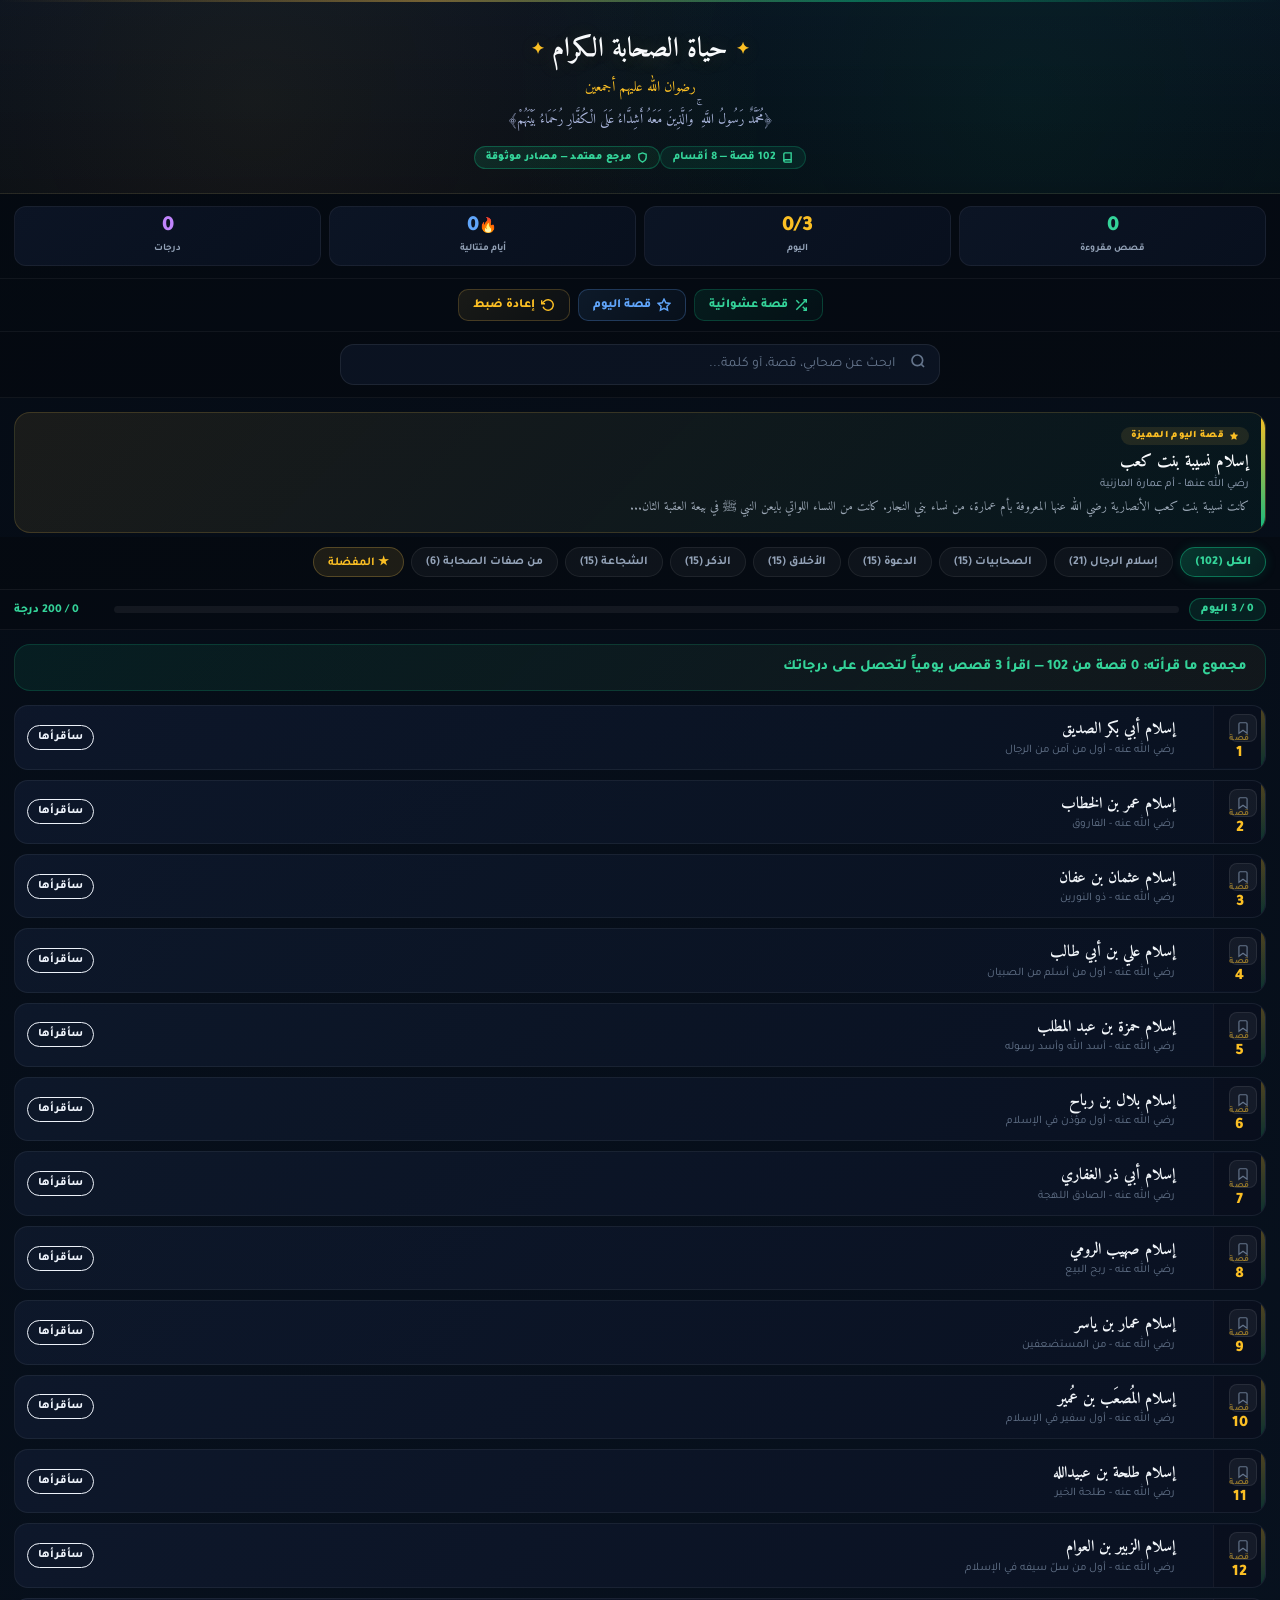
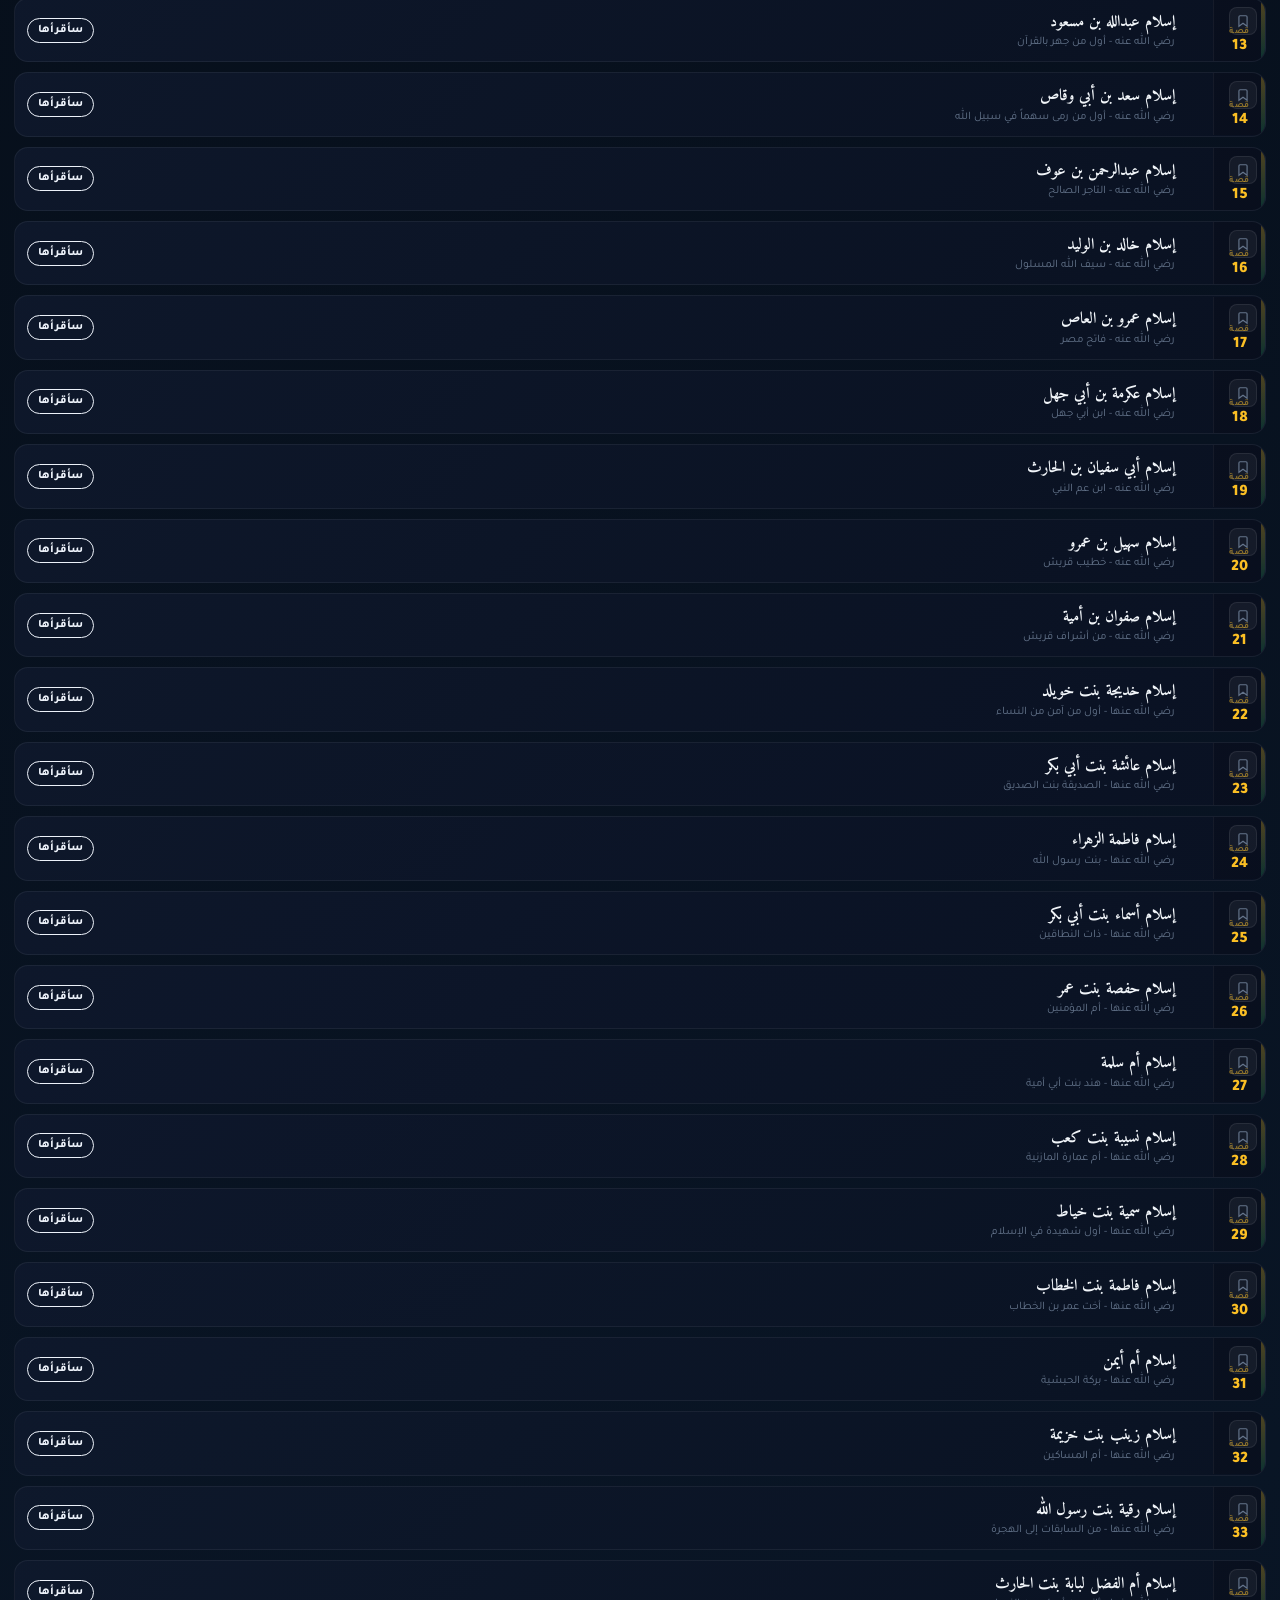
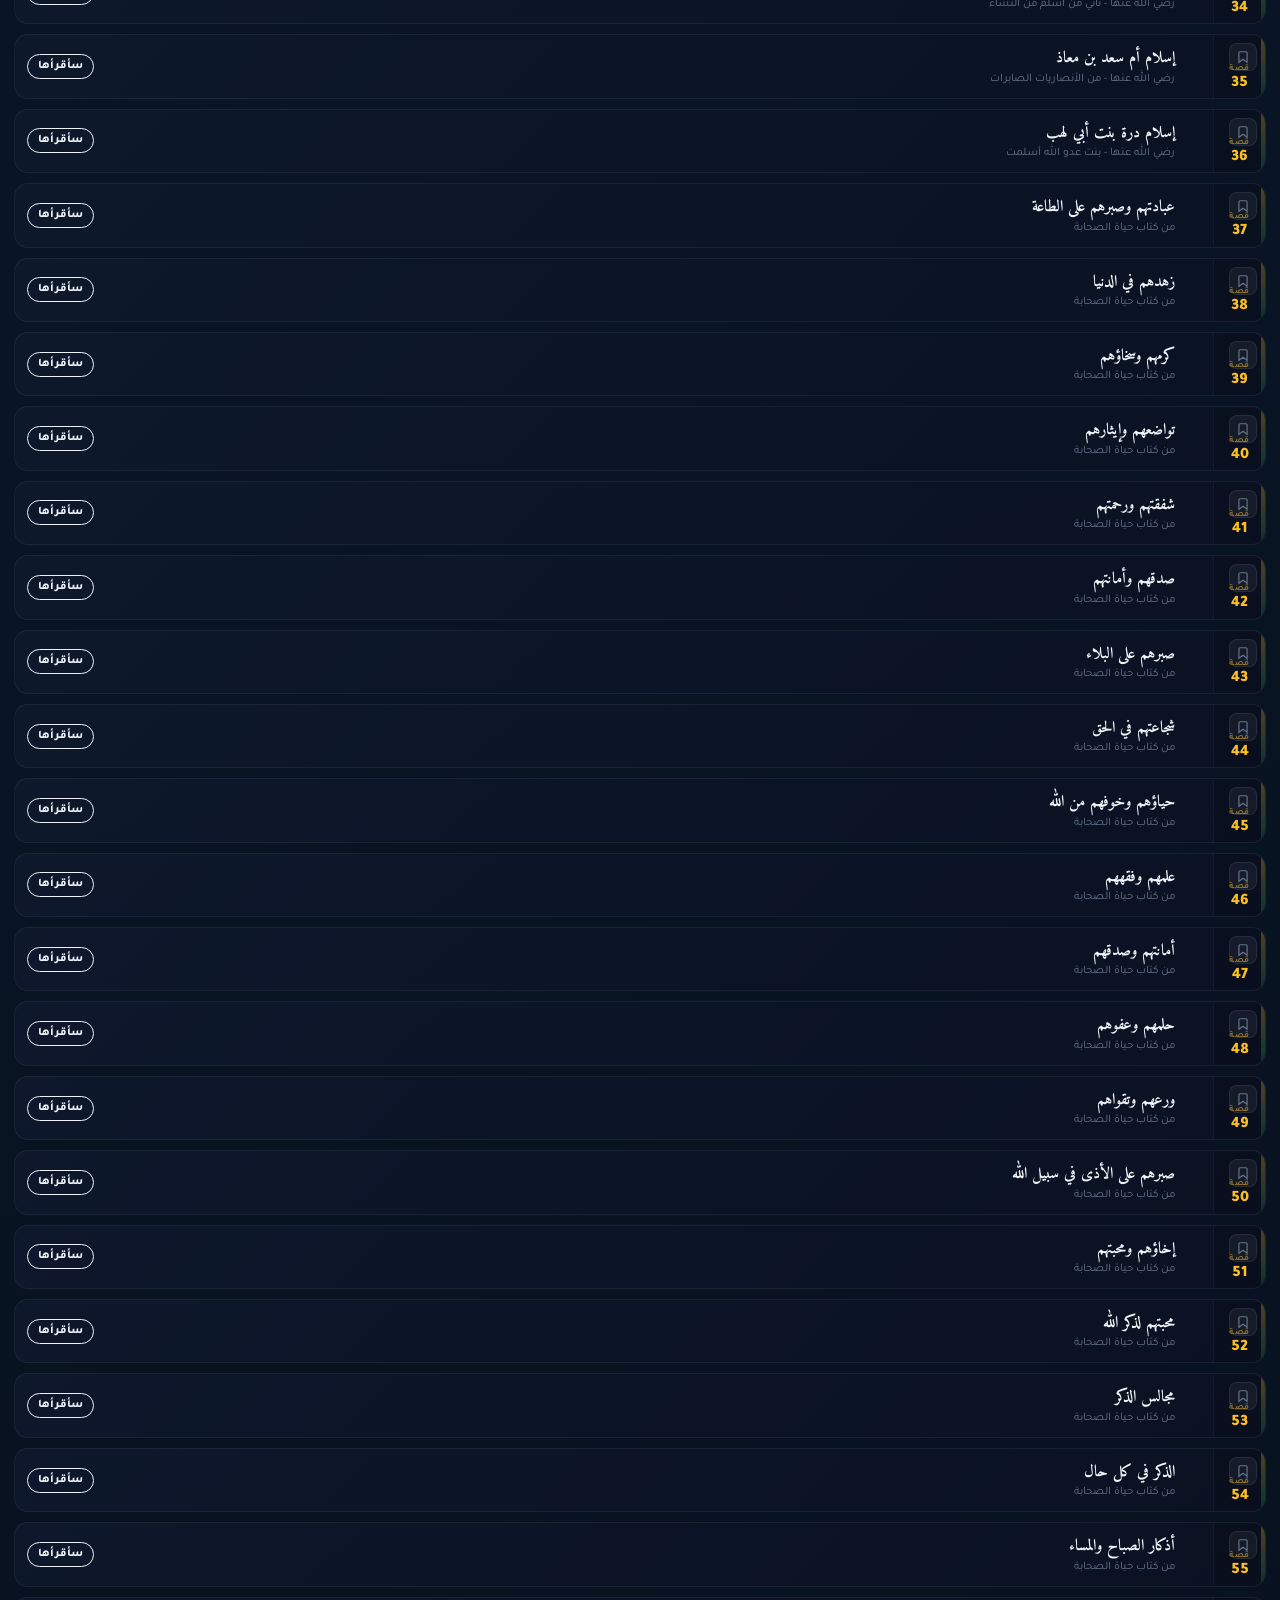
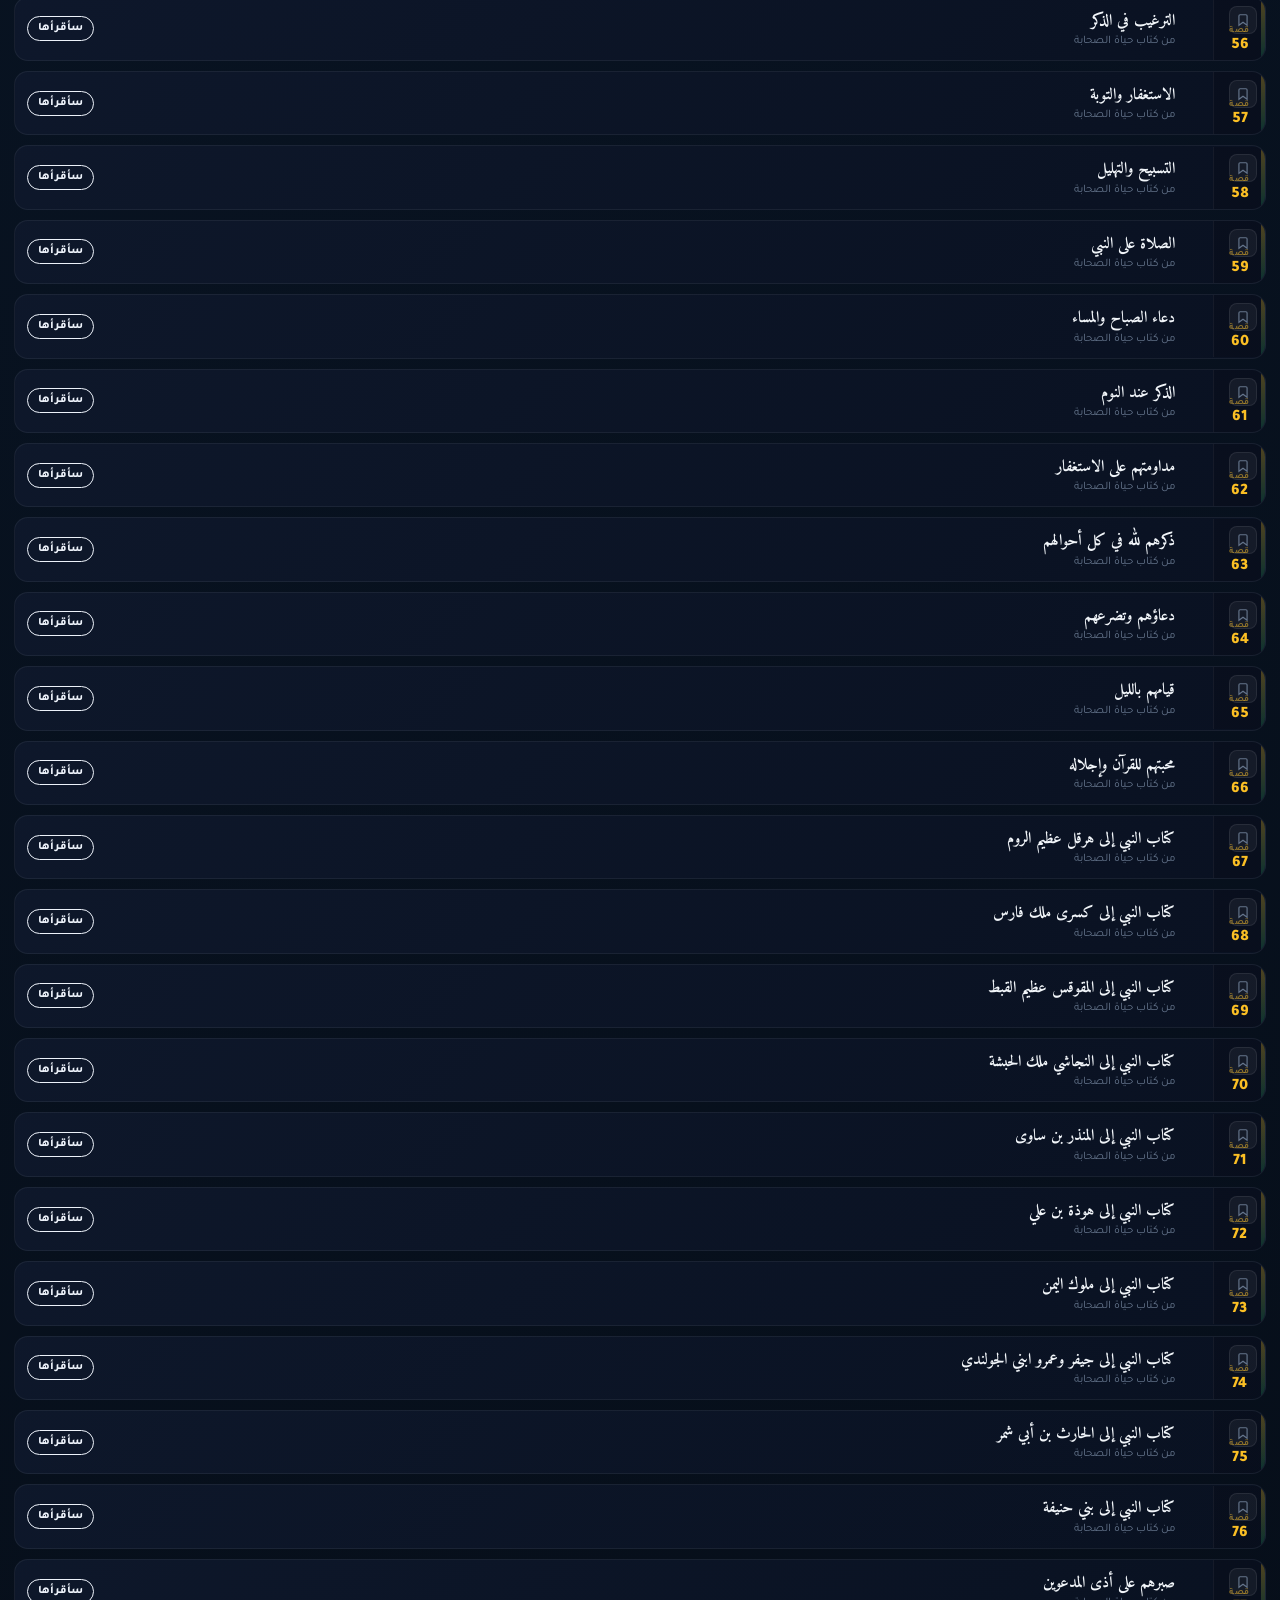
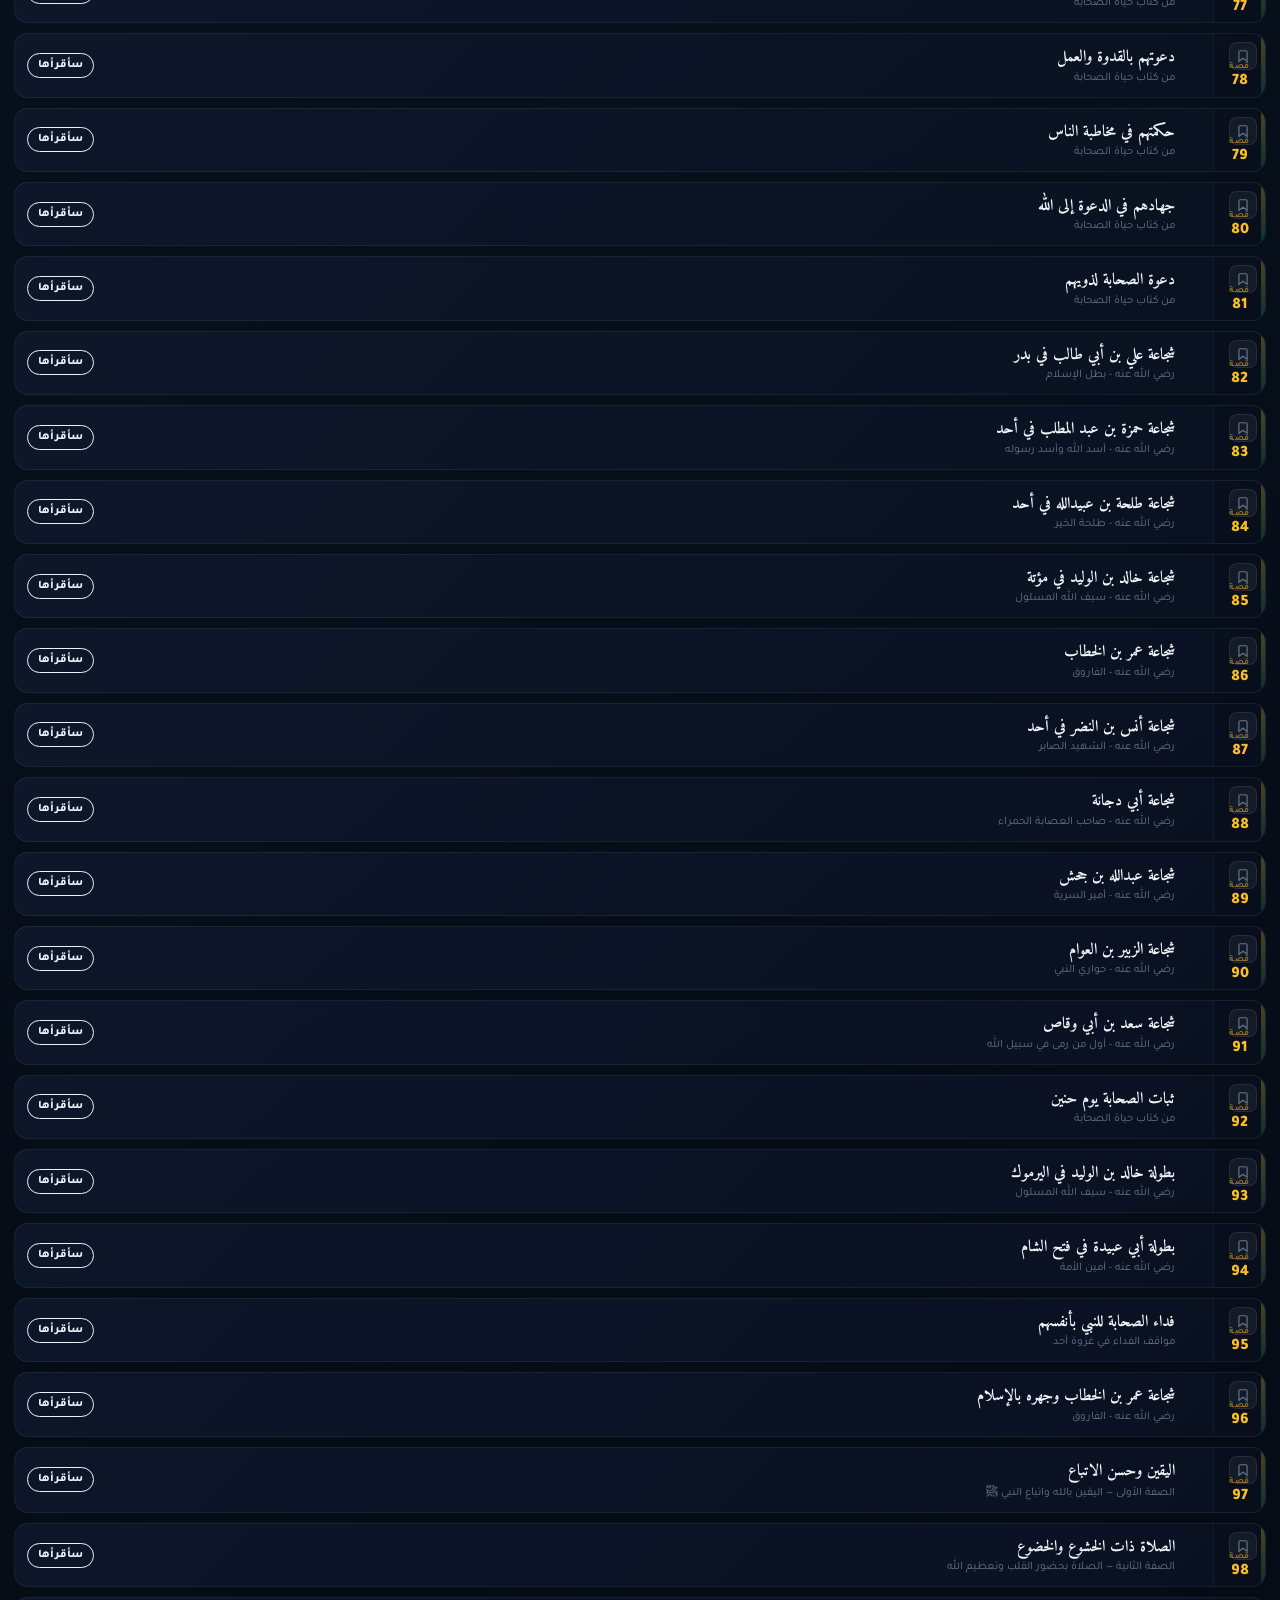
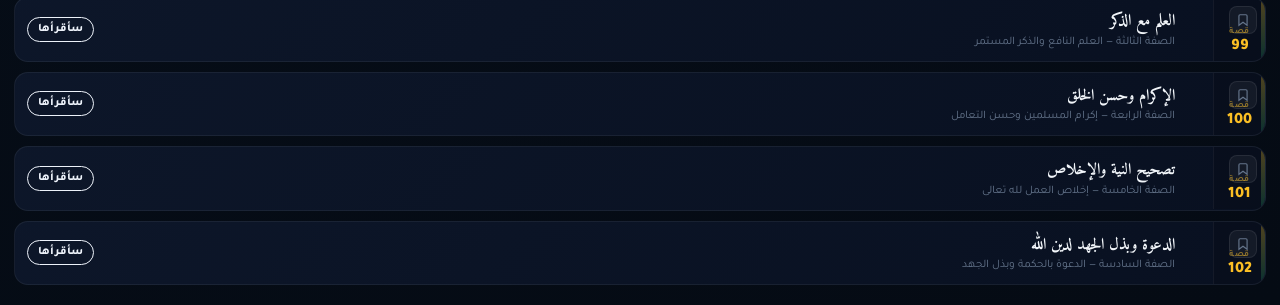
<file: sahaba.html>
<!doctype html><html lang="ar" dir="rtl"><head><meta charset="UTF-8"><meta name="viewport" content="width=device-width,initial-scale=1,viewport-fit=cover"><link rel="manifest" href="./manifest.json"><meta name="mobile-web-app-capable" content="yes"><meta name="apple-mobile-web-app-capable" content="yes"><meta name="apple-mobile-web-app-status-bar-style" content="black-translucent"><meta name="apple-mobile-web-app-title" content="رفيق المسلم"><meta name="theme-color" content="#050b14"><title>حياة الصحابة الكرام — رفيق المسلم</title><link href="https://fonts.googleapis.com/css2?family=Tajawal:wght@300;400;500;700;800;900&family=Amiri:wght@400;700&display=swap" rel="stylesheet"><style>*{margin:0;padding:0;box-sizing:border-box;-webkit-tap-highlight-color:transparent}body{font-family:Tajawal,sans-serif;background:linear-gradient(160deg,#050b14 0,#091525 40%,#050b14 100%);color:#edf2fa;min-height:100vh;overflow-x:hidden}.hadith{background:rgba(212,168,71,.08);border-left:3px solid #d4a847;padding:10px 14px;margin:10px 0;border-radius:8px;font-family:Amiri,serif;color:#f2cc6e;font-size:1.05rem}p{line-height:1.9;margin-bottom:12px;color:#ccd8ea}.sb-ov{position:fixed;inset:0;z-index:9000;background:linear-gradient(160deg,#050b14 0,#091525 40%,#050b14 100%);display:none;flex-direction:column;transform:translateX(110%);transition:transform .45s cubic-bezier(.4,0,.2,1);overflow:hidden}.sb-ov.open{transform:translateX(0)}.sb-day-badge{font-size:.72rem;font-weight:900;padding:4px 11px;border-radius:20px;border:1px solid rgba(16,185,129,.35);background:rgba(16,185,129,.12);color:#34d399;white-space:nowrap;flex-shrink:0}.sb-progress-row{display:flex;align-items:center;gap:10px}.sb-prog-bar{flex:1;height:7px;background:rgba(255,255,255,.06);border-radius:10px;overflow:hidden}.sb-prog-fill{height:100%;background:linear-gradient(90deg,#10b981,#34d399);border-radius:10px;transition:width .6s ease}.sb-prog-pts{font-size:.75rem;color:#34d399;font-weight:800;white-space:nowrap;min-width:90px;text-align:left}.sb-tabs{display:flex;gap:7px;padding:10px 14px 12px;background:rgba(0,0,0,.25);border-bottom:1px solid rgba(255,255,255,.06);overflow-x:auto;white-space:nowrap;scrollbar-width:none}.sb-tabs::-webkit-scrollbar{display:none}.sb-tab{display:inline-flex;align-items:center;padding:6px 14px;background:rgba(255,255,255,.04);border:1px solid rgba(255,255,255,.07);border-radius:20px;font-size:.75rem;color:#94a3b8;cursor:pointer;font-weight:700;font-family:Tajawal,sans-serif;transition:.25s}.sb-tab:hover{background:rgba(16,185,129,.1);border-color:rgba(16,185,129,.3);color:#34d399}.sb-tab.active{background:linear-gradient(135deg,rgba(16,185,129,.25),rgba(16,185,129,.12));border-color:rgba(16,185,129,.5);color:#34d399;font-weight:900;box-shadow:0 0 12px rgba(16,185,129,.15)}.sb-list{flex:1;overflow-y:auto;padding:14px 14px 10px;scrollbar-width:thin;scrollbar-color:rgba(16,185,129,.35) transparent}.sb-list::-webkit-scrollbar{width:4px}.sb-list::-webkit-scrollbar-thumb{background:rgba(16,185,129,.35);border-radius:4px}.sb-story-item{display:flex;align-items:center;gap:0;padding:0;background:linear-gradient(135deg,rgba(15,25,45,.85),rgba(10,18,35,.85));border:1px solid rgba(255,255,255,.06);border-radius:14px;margin-bottom:10px;cursor:pointer;transition:all .25s;overflow:hidden;position:relative}.sb-story-item::before{content:'';position:absolute;top:0;right:0;width:4px;height:100%;background:linear-gradient(180deg,rgba(251,191,36,.3),rgba(16,185,129,.2));transition:.25s}.sb-story-item:hover{background:linear-gradient(135deg,rgba(16,185,129,.08),rgba(15,25,45,.9));border-color:rgba(16,185,129,.25);transform:translateX(-3px);box-shadow:4px 0 20px rgba(16,185,129,.08)}.sb-story-item:hover::before{background:linear-gradient(180deg,#fbbf24,#10b981);width:5px}.sb-story-item.read{border-color:rgba(16,185,129,.3);background:linear-gradient(135deg,rgba(16,185,129,.06),rgba(10,18,35,.85))}.sb-story-item.read::before{background:linear-gradient(180deg,#10b981,#34d399)}.sb-story-item.today{border-color:rgba(16,185,129,.55);background:linear-gradient(135deg,rgba(16,185,129,.12),rgba(15,25,45,.85));box-shadow:0 0 18px rgba(16,185,129,.12)}.sb-story-item.today::before{background:linear-gradient(180deg,#34d399,#10b981);width:5px}.sb-story-num{width:52px;height:100%;min-height:62px;display:flex;align-items:center;justify-content:flex-end;padding-bottom:6px;flex-shrink:0;flex-direction:column;gap:2px;border-left:1px solid rgba(255,255,255,.05);background:rgba(0,0,0,.15)}.sb-story-num-inner{font-size:1rem;font-weight:900;color:#fbbf24;font-family:Tajawal,sans-serif;line-height:1}.sb-story-num-label{font-size:.55rem;color:rgba(251,191,36,.5);font-weight:700;font-family:Tajawal,sans-serif;letter-spacing:.5px}.sb-story-info{flex:1;padding:12px 14px}.sb-story-title{font-family:Amiri,serif;font-size:1rem;color:#f1f5f9;font-weight:700;line-height:1.4;margin-bottom:3px}.sb-story-sub{font-size:.72rem;color:#64748b;margin-top:2px;font-family:Tajawal,sans-serif}.sb-story-status{font-size:.72rem;font-weight:800;padding:5px 10px;border-radius:20px;white-space:nowrap;flex-shrink:0;margin-left:12px;cursor:pointer;border:1px solid;transition:.2s;font-family:Tajawal,sans-serif}.sb-story-status.unread{background:rgba(251,191,36,.07);color:#fbbf24;border-color:rgba(251,191,36,.2)}.sb-story-status.done{background:rgba(16,185,129,.12);color:#34d399;border-color:rgba(16,185,129,.3)}.sb-reader{position:relative;background:#050b14;display:none;flex-direction:column;z-index:10}.sb-reader-topbar{flex-shrink:0;background:rgba(5,11,20,.98);border-bottom:1px solid rgba(255,255,255,.07);padding:10px 16px;display:flex;align-items:center;gap:10px}.sb-reader-back{display:flex;align-items:center;gap:6px;background:rgba(255,255,255,.05);border:1px solid rgba(255,255,255,.09);color:#e2e8f0;padding:7px 13px;border-radius:9px;font-size:.8rem;cursor:pointer;font-weight:800;font-family:Tajawal,sans-serif;transition:.2s}.sb-reader-back:hover{background:rgba(255,255,255,.1)}.sb-reader-titles{flex:1}.sb-reader-title{font-family:Amiri,serif;font-size:1rem;color:#fbbf24;font-weight:700;line-height:1.3}.sb-reader-sub{font-size:.7rem;color:#64748b;margin-top:2px;font-family:Tajawal,sans-serif}.sb-reader-body{flex:0 1 auto;overflow-y:auto;padding:0;scrollbar-width:thin;scrollbar-color:rgba(16,185,129,.3) transparent;background:linear-gradient(180deg,rgba(5,15,30,.6) 0,#050b14 100%)}.sb-reader-body::-webkit-scrollbar{width:4px}.sb-reader-body::-webkit-scrollbar-thumb{background:rgba(16,185,129,.3);border-radius:4px}.sb-page-inner{padding:20px 18px 24px;max-width:600px;margin:0 auto}.sb-page-header{background:linear-gradient(135deg,rgba(16,185,129,.08),rgba(251,191,36,.04));border:1px solid rgba(255,255,255,.06);border-radius:16px;padding:18px 18px 14px;margin-bottom:20px;position:relative;overflow:hidden}.sb-page-header::after{content:'';position:absolute;top:0;right:0;width:3px;height:100%;background:linear-gradient(180deg,#fbbf24,#10b981)}.sb-page-num{font-size:.72rem;color:#94a3b8;font-weight:700;font-family:Tajawal,sans-serif;margin-bottom:6px;display:flex;align-items:center;gap:6px}.sb-page-num-badge{background:rgba(251,191,36,.12);border:1px solid rgba(251,191,36,.25);color:#fbbf24;padding:2px 9px;border-radius:10px;font-size:.68rem;font-weight:900}.sb-page-title{font-family:Amiri,serif;font-size:1.35rem;color:#f8fafc;font-weight:700;line-height:1.5;margin-bottom:4px}.sb-page-subtitle{font-size:.8rem;color:#34d399;font-weight:700;font-family:Tajawal,sans-serif}.sb-reader-body p{font-family:Amiri,serif;font-size:1.08rem;line-height:2.6;color:#e2e8f0;margin-bottom:16px;text-align:right}.sb-reader-body .hadith{background:rgba(212,168,71,.07);border-right:4px solid #fbbf24;border-radius:0 12px 12px 0;padding:14px 16px;margin:14px 0;font-family:Amiri,serif;font-size:1rem;color:#fde68a;line-height:2.4;position:relative}.sb-reader-body .hadith::before{content:'';position:absolute;top:0;left:0;right:0;height:1px;background:linear-gradient(90deg,transparent,rgba(251,191,36,.15))}.sb-reader-body .verse{background:rgba(99,102,241,.07);border-right:4px solid #818cf8;border-radius:0 12px 12px 0;padding:14px 16px;margin:14px 0;font-family:Amiri,serif;font-size:1.05rem;color:#c7d2fe;line-height:2.4}.sb-reader-footer{flex-shrink:0;background:rgba(5,11,20,.98);border-top:1px solid rgba(255,255,255,.06);padding:10px 14px;display:flex;align-items:center;gap:8px}.sb-read-btn{flex:1;padding:12px;border-radius:12px;font-size:.88rem;cursor:pointer;font-family:Tajawal,sans-serif;font-weight:800;text-align:center;transition:.3s;border:1px solid}.sb-read-btn.unread{background:rgba(16,185,129,.1);border-color:rgba(16,185,129,.35);color:#34d399}.sb-read-btn.unread:hover{background:rgba(16,185,129,.22);box-shadow:0 0 20px rgba(16,185,129,.15)}.sb-read-btn.done{background:linear-gradient(135deg,rgba(16,185,129,.22),rgba(16,185,129,.12));border-color:rgba(16,185,129,.5);color:#34d399;box-shadow:0 0 15px rgba(16,185,129,.1)}.sb-nav-btn{display:flex;align-items:center;gap:4px;background:rgba(255,255,255,.04);border:1px solid rgba(255,255,255,.07);color:#e2e8f0;padding:9px 13px;border-radius:10px;font-size:.78rem;cursor:pointer;font-family:Tajawal,sans-serif;font-weight:800;transition:.2s;flex-shrink:0}.sb-nav-btn:disabled{opacity:.25;cursor:not-allowed}.sb-nav-btn:not(:disabled):hover{background:rgba(255,255,255,.09);border-color:rgba(255,255,255,.15)}.sb-reader-pg{font-size:.78rem;color:#64748b;font-weight:800;text-align:center;white-space:nowrap;min-width:55px}.sb-ov{display:flex!important;transform:translateX(0)!important;position:relative!important;min-height:100vh}#sbDayBadge{display:inline-block!important}.sb-hero{position:relative;padding:30px 18px 22px;text-align:center;background:radial-gradient(circle at 20% 50%,rgba(212,168,71,.08) 0,transparent 50%),radial-gradient(circle at 80% 50%,rgba(16,185,129,.08) 0,transparent 50%),linear-gradient(180deg,rgba(9,21,37,.6),rgba(5,11,20,.9));border-bottom:1px solid rgba(212,168,71,.12);overflow:hidden}.sb-hero::before{content:'';position:absolute;top:0;left:0;right:0;height:2px;background:linear-gradient(90deg,transparent,rgba(212,168,71,.5),rgba(16,185,129,.5),transparent)}.sb-hero-title{font-family:Amiri,serif;font-size:1.7rem;font-weight:700;color:#f8fafc;line-height:1.4;margin-bottom:6px;text-shadow:0 2px 20px rgba(212,168,71,.2)}.sb-hero-title .star{color:#fbbf24;margin:0 8px;font-size:1rem;vertical-align:middle}.sb-hero-sub{font-family:Amiri,serif;font-size:.92rem;color:#fbbf24;margin-bottom:8px;font-weight:400}.sb-hero-ayah{font-family:Amiri,serif;font-size:.85rem;color:rgba(199,210,254,.85);line-height:1.9;max-width:560px;margin:0 auto 4px}.sb-hero-count{display:inline-flex;align-items:center;gap:6px;margin-top:8px;padding:4px 12px;background:rgba(16,185,129,.1);border:1px solid rgba(16,185,129,.25);border-radius:20px;font-size:.72rem;color:#34d399;font-weight:800;font-family:Tajawal,sans-serif}.sb-search-wrap{padding:12px 14px;background:rgba(0,0,0,.25);border-bottom:1px solid rgba(255,255,255,.05)}.sb-search-box{position:relative;max-width:600px;margin:0 auto}.sb-search-input{width:100%;padding:11px 44px 11px 38px;background:rgba(15,25,45,.6);border:1px solid rgba(255,255,255,.08);border-radius:14px;color:#f1f5f9;font-size:.88rem;font-family:Tajawal,sans-serif;transition:.25s;outline:0;text-align:right;direction:rtl}.sb-search-input::placeholder{color:#64748b}.sb-search-input:focus{border-color:rgba(16,185,129,.4);background:rgba(15,25,45,.85);box-shadow:0 0 0 3px rgba(16,185,129,.08)}.sb-search-icon{position:absolute;right:14px;top:50%;transform:translateY(-50%);color:#64748b;pointer-events:none}.sb-search-clear{position:absolute;left:10px;top:50%;transform:translateY(-50%);background:rgba(255,255,255,.05);border:1px solid rgba(255,255,255,.08);color:#94a3b8;width:24px;height:24px;border-radius:50%;display:none;align-items:center;justify-content:center;cursor:pointer;font-size:1rem;line-height:1;font-family:monospace}.sb-search-clear.visible{display:flex}.sb-search-clear:hover{background:rgba(239,68,68,.15);color:#f87171;border-color:rgba(239,68,68,.3)}.sb-search-count{text-align:center;font-size:.72rem;color:#94a3b8;padding:6px 0 0;font-weight:700;font-family:Tajawal,sans-serif}.sb-stats{display:grid;grid-template-columns:repeat(4,1fr);gap:8px;padding:12px 14px;background:rgba(0,0,0,.2);border-bottom:1px solid rgba(255,255,255,.05)}.sb-stat-card{background:linear-gradient(135deg,rgba(15,25,45,.7),rgba(10,18,35,.7));border:1px solid rgba(255,255,255,.06);border-radius:12px;padding:10px 6px;text-align:center;transition:.25s}.sb-stat-card:hover{transform:translateY(-2px);border-color:rgba(16,185,129,.25)}.sb-stat-num{font-size:1.35rem;font-weight:900;font-family:Tajawal,sans-serif;line-height:1;margin-bottom:4px}.sb-stat-num.green{color:#34d399}.sb-stat-num.gold{color:#fbbf24}.sb-stat-num.blue{color:#60a5fa}.sb-stat-num.purple{color:#c084fc}.sb-stat-label{font-size:.62rem;color:#94a3b8;font-weight:700;font-family:Tajawal,sans-serif;line-height:1.3}.sb-streak-flame{display:inline-block;margin-right:2px;font-size:.9rem}.sb-quick-tools{display:flex;gap:8px;padding:10px 14px;background:rgba(0,0,0,.2);border-bottom:1px solid rgba(255,255,255,.05);flex-wrap:wrap;justify-content:center}.sb-tool-btn{display:inline-flex;align-items:center;gap:6px;padding:8px 14px;background:linear-gradient(135deg,rgba(212,168,71,.1),rgba(212,168,71,.04));border:1px solid rgba(212,168,71,.25);color:#fbbf24;border-radius:10px;font-size:.78rem;font-weight:800;font-family:Tajawal,sans-serif;cursor:pointer;transition:.25s}.sb-tool-btn:hover{background:linear-gradient(135deg,rgba(212,168,71,.2),rgba(212,168,71,.08));transform:translateY(-1px);box-shadow:0 4px 12px rgba(212,168,71,.12)}.sb-tool-btn.green{background:linear-gradient(135deg,rgba(16,185,129,.1),rgba(16,185,129,.04));border-color:rgba(16,185,129,.25);color:#34d399}.sb-tool-btn.green:hover{background:linear-gradient(135deg,rgba(16,185,129,.2),rgba(16,185,129,.08));box-shadow:0 4px 12px rgba(16,185,129,.12)}.sb-tool-btn.blue{background:linear-gradient(135deg,rgba(96,165,250,.1),rgba(96,165,250,.04));border-color:rgba(96,165,250,.25);color:#60a5fa}.sb-tool-btn.blue:hover{background:linear-gradient(135deg,rgba(96,165,250,.2),rgba(96,165,250,.08))}.sb-featured{margin:14px 14px 4px;background:linear-gradient(135deg,rgba(212,168,71,.1),rgba(16,185,129,.05));border:1px solid rgba(212,168,71,.2);border-radius:16px;padding:14px 16px;cursor:pointer;transition:.25s;position:relative;overflow:hidden}.sb-featured::before{content:'';position:absolute;top:0;right:0;width:4px;height:100%;background:linear-gradient(180deg,#fbbf24,#10b981)}.sb-featured:hover{transform:translateY(-2px);box-shadow:0 8px 25px rgba(212,168,71,.12);border-color:rgba(212,168,71,.35)}.sb-featured-tag{display:inline-flex;align-items:center;gap:5px;font-size:.62rem;font-weight:900;color:#fbbf24;background:rgba(212,168,71,.12);padding:3px 10px;border-radius:20px;margin-bottom:6px;font-family:Tajawal,sans-serif;letter-spacing:.3px}.sb-featured-title{font-family:Amiri,serif;font-size:1.05rem;color:#f8fafc;font-weight:700;margin-bottom:3px;line-height:1.4}.sb-featured-sub{font-size:.72rem;color:#94a3b8;font-family:Tajawal,sans-serif}.sb-featured-preview{font-size:.78rem;color:rgba(204,216,234,.75);line-height:1.7;margin-top:6px;font-family:Amiri,serif;display:-webkit-box;-webkit-line-clamp:2;-webkit-box-orient:vertical;overflow:hidden}.sb-bookmark{position:absolute;top:8px;right:8px;width:28px;height:28px;background:rgba(255,255,255,.05);border:1px solid rgba(255,255,255,.08);border-radius:8px;display:flex;align-items:center;justify-content:center;cursor:pointer;z-index:5;transition:.2s;color:#64748b}.sb-bookmark:hover{background:rgba(255,255,255,.12);transform:scale(1.1)}.sb-bookmark.active{background:rgba(212,168,71,.18);border-color:rgba(212,168,71,.5);color:#fbbf24;box-shadow:0 0 10px rgba(212,168,71,.2)}.sb-read-progress{flex-shrink:0;height:3px;background:rgba(255,255,255,.05);position:relative;overflow:hidden}.sb-read-progress-fill{position:absolute;top:0;right:0;height:100%;width:0%;background:linear-gradient(90deg,#fbbf24,#10b981);transition:width .15s ease;box-shadow:0 0 8px rgba(16,185,129,.4)}.sb-reader-tools{flex-shrink:0;display:flex;align-items:center;justify-content:space-between;gap:8px;padding:8px 14px;background:rgba(5,11,20,.6);border-bottom:1px solid rgba(255,255,255,.04);font-size:.72rem;color:#94a3b8;font-family:Tajawal,sans-serif;font-weight:700}.sb-reader-tools-right{display:flex;align-items:center;gap:10px}.sb-reader-meta{display:flex;align-items:center;gap:5px}.sb-reader-meta-dot{width:3px;height:3px;border-radius:50%;background:#64748b}.sb-font-controls{display:flex;align-items:center;gap:4px}.sb-font-btn{width:26px;height:26px;background:rgba(255,255,255,.04);border:1px solid rgba(255,255,255,.07);color:#cbd5e1;border-radius:7px;cursor:pointer;font-weight:900;font-family:Tajawal,sans-serif;display:flex;align-items:center;justify-content:center;transition:.2s;font-size:.85rem}.sb-font-btn:hover{background:rgba(16,185,129,.15);color:#34d399;border-color:rgba(16,185,129,.3)}.sb-font-btn.active{background:rgba(16,185,129,.2);color:#34d399;border-color:rgba(16,185,129,.5)}.sb-bookmark-reader{display:flex;align-items:center;gap:5px;background:rgba(212,168,71,.08);border:1px solid rgba(212,168,71,.2);color:#fbbf24;padding:5px 11px;border-radius:8px;cursor:pointer;font-size:.72rem;font-weight:800;font-family:Tajawal,sans-serif;transition:.2s}.sb-bookmark-reader:hover{background:rgba(212,168,71,.18)}.sb-bookmark-reader.active{background:rgba(212,168,71,.25);border-color:rgba(212,168,71,.5);box-shadow:0 0 12px rgba(212,168,71,.15)}.sb-reader-body.font-small p{font-size:.98rem;line-height:2.4}.sb-reader-body.font-small .hadith{font-size:.92rem;line-height:2.2}.sb-reader-body.font-small .verse{font-size:.97rem;line-height:2.2}.sb-reader-body.font-large p{font-size:1.2rem;line-height:2.8}.sb-reader-body.font-large .hadith{font-size:1.12rem;line-height:2.6}.sb-reader-body.font-large .verse{font-size:1.17rem;line-height:2.6}.sb-no-results{text-align:center;padding:50px 20px;color:#64748b}.sb-no-results-icon{font-size:2.5rem;margin-bottom:10px;opacity:.5}.sb-no-results-text{font-family:Tajawal,sans-serif;font-size:.95rem;font-weight:700;margin-bottom:5px;color:#94a3b8}.sb-no-results-sub{font-size:.78rem;color:#475569}.sb-celebrate{position:fixed;top:50%;left:50%;transform:translate(-50%,-50%) scale(.8);background:linear-gradient(135deg,rgba(16,185,129,.95),rgba(5,150,105,.95));backdrop-filter:blur(20px);border:2px solid rgba(212,168,71,.5);border-radius:24px;padding:30px 40px;text-align:center;z-index:10000;opacity:0;pointer-events:none;transition:all .4s cubic-bezier(.34,1.56,.64,1);box-shadow:0 25px 60px rgba(0,0,0,.5);max-width:340px}.sb-celebrate.show{opacity:1;transform:translate(-50%,-50%) scale(1);pointer-events:auto}.sb-celebrate-icon{font-size:3rem;margin-bottom:8px}.sb-celebrate-title{font-family:Amiri,serif;font-size:1.4rem;font-weight:700;color:#fff;margin-bottom:6px}.sb-celebrate-text{font-size:.85rem;color:rgba(255,255,255,.9);line-height:1.6;font-family:Tajawal,sans-serif}.sb-celebrate-pts{display:inline-block;margin-top:10px;padding:6px 16px;background:rgba(212,168,71,.3);border:1px solid rgba(212,168,71,.6);border-radius:20px;font-size:.85rem;font-weight:900;color:#fde68a;font-family:Tajawal,sans-serif}.sb-story-info{padding-right:38px}@media(max-width:480px){.sb-hero-title{font-size:1.4rem}.sb-hero-ayah{font-size:.78rem}.sb-stats{grid-template-columns:repeat(4,1fr);gap:5px;padding:10px 8px}.sb-stat-card{padding:8px 4px}.sb-stat-num{font-size:1.05rem}.sb-stat-label{font-size:.55rem}.sb-tool-btn{padding:7px 11px;font-size:.72rem}.sb-quick-tools{gap:6px;padding:8px 10px}.sb-reader-tools{padding:6px 10px;flex-wrap:wrap;gap:6px}.sb-font-btn{width:24px;height:24px}}.sb-era-badge{display:inline-flex;align-items:center;gap:6px;background:linear-gradient(135deg,rgba(99,102,241,.12),rgba(139,92,246,.08));border:1px solid rgba(99,102,241,.3);color:#a5b4fc;padding:5px 12px;border-radius:20px;font-size:.7rem;font-weight:800;font-family:Tajawal,sans-serif;margin-top:8px;letter-spacing:.2px}.sb-era-badge svg{flex-shrink:0}.sb-reference-section{margin-top:24px;padding:18px 16px;border-radius:16px;position:relative;overflow:hidden}.sb-reference-section::before{content:'';position:absolute;top:0;right:0;width:4px;height:100%}.sb-section-header{display:flex;align-items:center;gap:8px;margin-bottom:12px;padding-bottom:10px;border-bottom:1px dashed rgba(16,185,129,.2)}.sb-section-header-icon{width:28px;height:28px;background:rgba(16,185,129,.15);border-radius:8px;display:flex;align-items:center;justify-content:center;color:#34d399;flex-shrink:0}.sb-section-header-title{font-family:Amiri,serif;font-size:1.05rem;font-weight:700;color:#34d399;flex:1}.sb-section-header-sub{font-size:.7rem;color:#64748b;font-family:Tajawal,sans-serif;font-weight:700}.sb-source-list{list-style:none;padding:0;margin:0;display:flex;flex-direction:column;gap:8px}.sb-source-item{display:flex;align-items:flex-start;gap:10px;padding:8px 10px;background:rgba(5,15,30,.4);border:1px solid rgba(255,255,255,.04);border-radius:10px;transition:.2s}.sb-source-item:hover{background:rgba(16,185,129,.06);border-color:rgba(16,185,129,.15)}.sb-source-num{width:22px;height:22px;background:rgba(16,185,129,.15);border:1px solid rgba(16,185,129,.3);color:#34d399;border-radius:50%;display:flex;align-items:center;justify-content:center;font-size:.68rem;font-weight:900;font-family:Tajawal,sans-serif;flex-shrink:0;margin-top:1px}.sb-source-text{font-family:Amiri,serif;font-size:.92rem;color:#cbd5e1;line-height:1.7;flex:1}.sb-lessons{background:linear-gradient(135deg,rgba(212,168,71,.06),rgba(245,158,11,.03));border:1px solid rgba(212,168,71,.18);margin-top:14px}.sb-lessons::before{background:linear-gradient(180deg,#fbbf24,#f59e0b)}.sb-lessons .sb-section-header-icon{background:rgba(212,168,71,.15);color:#fbbf24}.sb-lessons .sb-section-header-title{color:#fbbf24}.sb-lessons .sb-section-header{border-bottom-color:rgba(212,168,71,.2)}.sb-lessons .sb-source-item:hover{background:rgba(212,168,71,.06);border-color:rgba(212,168,71,.15)}.sb-lessons .sb-source-num{background:rgba(212,168,71,.15);border-color:rgba(212,168,71,.3);color:#fbbf24}.sb-lessons .sb-source-text{color:#fde68a}.sb-takhreej{background:linear-gradient(135deg,rgba(168,85,247,.06),rgba(139,92,246,.03));border:1px solid rgba(168,85,247,.18);margin-top:14px}.sb-takhreej::before{background:linear-gradient(180deg,#a855f7,#c084fc)}.sb-takhreej .sb-section-header-icon{background:rgba(168,85,247,.15);color:#c084fc}.sb-takhreej .sb-section-header-title{color:#c084fc}.sb-takhreej .sb-section-header{border-bottom-color:rgba(168,85,247,.2)}.sb-takhreej .sb-source-item{flex-direction:column;align-items:flex-start;gap:6px}.sb-takhreej .sb-source-item:hover{background:rgba(168,85,247,.06);border-color:rgba(168,85,247,.15)}.sb-takhreej-header{display:flex;align-items:center;gap:10px;width:100%}.sb-takhreej-num{width:22px;height:22px;background:rgba(168,85,247,.15);border:1px solid rgba(168,85,247,.3);color:#c084fc;border-radius:50%;display:flex;align-items:center;justify-content:center;font-size:.68rem;font-weight:900;flex-shrink:0}.sb-takhreej-text{font-family:Amiri,serif;font-size:.9rem;color:#e9d5ff;line-height:1.6;flex:1}.sb-takhreej-grade{display:inline-flex;align-items:center;gap:5px;padding:3px 10px;border-radius:20px;font-size:.68rem;font-weight:900;font-family:Tajawal,sans-serif;margin-right:auto;white-space:nowrap}.sb-grade-sahih{background:rgba(16,185,129,.15);color:#34d399;border:1px solid rgba(16,185,129,.3)}.sb-grade-hasan{background:rgba(96,165,250,.15);color:#60a5fa;border:1px solid rgba(96,165,250,.3)}.sb-grade-muttfaq{background:rgba(212,168,71,.15);color:#fbbf24;border:1px solid rgba(212,168,71,.3)}.sb-takhreej-source{font-size:.78rem;color:#94a3b8;font-family:Tajawal,sans-serif;font-weight:700;padding-right:32px;line-height:1.6}.sb-takhreej-source strong{color:#a5b4fc}.sb-disclaimer{margin-top:18px;padding:14px 16px;background:rgba(245,158,11,.05);border:1px dashed rgba(245,158,11,.25);border-radius:12px;display:flex;align-items:flex-start;gap:10px}.sb-disclaimer-icon{flex-shrink:0;width:24px;height:24px;display:flex;align-items:center;justify-content:center;background:rgba(245,158,11,.12);border-radius:6px;color:#f59e0b}.sb-disclaimer-text{font-size:.74rem;color:rgba(251,191,36,.85);line-height:1.7;font-family:Tajawal,sans-serif;font-weight:500}.sb-disclaimer-text strong{color:#fde68a}.sb-trusted-badge{display:inline-flex;align-items:center;gap:6px;margin-top:6px;padding:4px 11px;background:linear-gradient(135deg,rgba(16,185,129,.15),rgba(34,197,94,.08));border:1px solid rgba(16,185,129,.35);border-radius:20px;font-size:.66rem;color:#34d399;font-weight:900;font-family:Tajawal,sans-serif;letter-spacing:.3px}</style><style id="sahaba-sifat-story-style">.sifat-story-content{font-family:Tajawal,sans-serif;color:#cbd5e1;line-height:2}.sifat-story-content .section-head{background:linear-gradient(135deg,rgba(16,185,129,.12),rgba(212,168,71,.08));border:1px solid rgba(52,211,153,.25);border-radius:14px;padding:16px 18px;margin-bottom:14px}.sifat-story-content .section-head h2{margin:0;color:#34d399;font-family:Amiri,serif;font-size:1.35rem}.sifat-story-content .section-head p{margin:6px 0 0;color:#94a3b8;font-size:.9rem}.sifat-story-content .section-body{background:rgba(5,15,30,.38);border:1px solid rgba(255,255,255,.06);border-radius:14px;padding:16px}.sifat-story-content h3{color:#fbbf24;font-family:Amiri,serif;font-size:1.1rem;margin:18px 0 8px;border-right:3px solid #10b981;padding-right:10px}.sifat-story-content h4{color:#a5b4fc;font-family:Amiri,serif;margin:14px 0 6px}.sifat-story-content p{margin:8px 0;color:#cbd5e1}.sifat-support-story{background:linear-gradient(135deg,rgba(16,185,129,.08),rgba(212,168,71,.04));border:1px solid rgba(16,185,129,.22);border-radius:14px;padding:14px 16px;margin:14px 0}.sifat-support-story h3{margin-top:0;color:#fbbf24}.sifat-support-story .source{color:#94a3b8;font-size:.82rem}.sifat-support-story strong{color:#fde68a}</style><style id="sifat-detailed-style">.sifat-support-story{content-visibility:auto;contain:content}.sifat-detailed-narrative{margin:14px 0 2px;padding:12px 14px;border-right:3px solid #d4a93b;background:rgba(212,169,59,.06);border-radius:10px}.sifat-detailed-narrative h4{margin:0 0 8px;color:#fcd34d;font-size:1rem}.sifat-detailed-narrative p{margin:7px 0;line-height:2.05}</style></head><body><div class="sb-ov" id="sbOv"><div class="sb-hero"><div class="sb-hero-title"><span class="star">✦</span>حياة الصحابة الكرام<span class="star">✦</span></div><div class="sb-hero-sub">رضوان الله عليهم أجمعين</div><div class="sb-hero-ayah">﴿مُحَمَّدٌ رَسُولُ اللَّهِ ۚ وَالَّذِينَ مَعَهُ أَشِدَّاءُ عَلَى الْكُفَّارِ رُحَمَاءُ بَيْنَهُمْ﴾</div><div class="sb-hero-count" id="sbHeroCount"><svg width="11" height="11" viewBox="0 0 24 24" fill="none" stroke="currentColor" stroke-width="3"><path d="M4 19.5A2.5 2.5 0 0 1 6.5 17H20"/><path d="M6.5 2H20v20H6.5A2.5 2.5 0 0 1 4 19.5v-15A2.5 2.5 0 0 1 6.5 2z"/></svg> 102 قصة — 8 أقسام</div><div class="sb-trusted-badge"><svg width="11" height="11" viewBox="0 0 24 24" fill="none" stroke="currentColor" stroke-width="3"><path d="M12 22s8-4 8-10V5l-8-3-8 3v7c0 6 8 10 8 10z"/></svg> مرجع معتمد — مصادر موثوقة</div></div><div class="sb-stats"><div class="sb-stat-card"><div class="sb-stat-num green" id="sbStatRead">0</div><div class="sb-stat-label">قصص مقروءة</div></div><div class="sb-stat-card"><div class="sb-stat-num gold" id="sbStatToday">0/3</div><div class="sb-stat-label">اليوم</div></div><div class="sb-stat-card"><div class="sb-stat-num blue" id="sbStatStreak"><span class="sb-streak-flame">🔥</span>0</div><div class="sb-stat-label">أيام متتالية</div></div><div class="sb-stat-card"><div class="sb-stat-num purple" id="sbStatPts">0</div><div class="sb-stat-label">درجات</div></div></div><div class="sb-quick-tools"><button class="sb-tool-btn green" onclick="sbRandomStory()"><svg width="14" height="14" viewBox="0 0 24 24" fill="none" stroke="currentColor" stroke-width="2.5"><polyline points="16 3 21 3 21 8"/><line x1="4" y1="20" x2="21" y2="3"/><polyline points="21 16 21 21 16 21"/><line x1="15" y1="15" x2="21" y2="21"/><line x1="4" y1="4" x2="9" y2="9"/></svg> قصة عشوائية</button> <button class="sb-tool-btn blue" onclick="sbScrollToFeatured()"><svg width="14" height="14" viewBox="0 0 24 24" fill="none" stroke="currentColor" stroke-width="2.5"><polygon points="12 2 15.09 8.26 22 9.27 17 14.14 18.18 21.02 12 17.77 5.82 21.02 7 14.14 2 9.27 8.91 8.26 12 2"/></svg> قصة اليوم</button> <button class="sb-tool-btn" onclick="sbResetAll()"><svg width="14" height="14" viewBox="0 0 24 24" fill="none" stroke="currentColor" stroke-width="2.5"><polyline points="1 4 1 10 7 10"/><path d="M3.51 15a9 9 0 1 0 2.13-9.36L1 10"/></svg> إعادة ضبط</button></div><div class="sb-search-wrap"><div class="sb-search-box"><span class="sb-search-icon"><svg width="16" height="16" viewBox="0 0 24 24" fill="none" stroke="currentColor" stroke-width="2.5"><circle cx="11" cy="11" r="8"/><line x1="21" y1="21" x2="16.65" y2="16.65"/></svg> </span><input type="text" class="sb-search-input" id="sbSearch" placeholder="ابحث عن صحابي، قصة، أو كلمة..." oninput="sbOnSearch(this.value)"/> <span class="sb-search-clear" id="sbSearchClear" onclick="sbClearSearch()">×</span></div><div class="sb-search-count" id="sbSearchCount" style="display:none"></div></div><div class="sb-featured" id="sbFeatured" onclick="sbOpenFeatured()"><div class="sb-featured-tag"><svg width="10" height="10" viewBox="0 0 24 24" fill="currentColor"><polygon points="12 2 15.09 8.26 22 9.27 17 14.14 18.18 21.02 12 17.77 5.82 21.02 7 14.14 2 9.27 8.91 8.26 12 2"/></svg> قصة اليوم المميزة</div><div class="sb-featured-title" id="sbFeaturedTitle"></div><div class="sb-featured-sub" id="sbFeaturedSub"></div><div class="sb-featured-preview" id="sbFeaturedPreview"></div></div><div class="sb-tabs" id="sbTabs"><div class="sb-tab active" onclick='sbSetSection("all")' data-sec="all">الكل (102)</div><div class="sb-tab" onclick='sbSetSection("men")' data-sec="men">إسلام الرجال (21)</div><div class="sb-tab" onclick='sbSetSection("women")' data-sec="women">الصحابيات (15)</div><div class="sb-tab" onclick='sbSetSection("dawah")' data-sec="dawah">الدعوة (15)</div><div class="sb-tab" onclick='sbSetSection("ethics")' data-sec="ethics">الأخلاق (15)</div><div class="sb-tab" onclick='sbSetSection("zikr")' data-sec="zikr">الذكر (15)</div><div class="sb-tab" onclick='sbSetSection("bravery")' data-sec="bravery">الشجاعة (15)</div><div class="sb-tab" onclick='sbSetSection("sifat")' data-sec="sifat">من صفات الصحابة (6)</div><div class="sb-tab" onclick='sbSetSection("fav")' data-sec="fav" style="background:rgba(212,168,71,.12);border-color:rgba(212,168,71,.3);color:#fbbf24">★ المفضلة</div></div><div style="background:rgba(0,0,0,.2);padding:8px 14px;border-bottom:1px solid rgba(255,255,255,.05)"><div class="sb-progress-row" style="gap:10px"><span class="sb-day-badge" id="sbDayBadge">0 / 3 اليوم</span><div class="sb-prog-bar" style="flex:1"><div class="sb-prog-fill" id="sbProgFill" style="width:0%"></div></div><span class="sb-prog-pts" id="sbProgPts">0 / 200 درجة</span></div></div><div class="sb-list" id="sbList"></div><div class="sb-reader" id="sbReader"><div class="sb-reader-topbar"><button class="sb-reader-back" onclick="sbCloseReader()"><svg width="13" height="13" viewBox="0 0 24 24" fill="none" stroke="currentColor" stroke-width="2.5"><line x1="19" y1="12" x2="5" y2="12"/><polyline points="12 19 5 12 12 5"/></svg> رجوع</button><div class="sb-reader-titles"><div class="sb-reader-title" id="sbRTitle"></div><div class="sb-reader-sub" id="sbRSub"></div></div></div><div class="sb-reader-tools"><div class="sb-reader-tools-right"><span class="sb-reader-meta" id="sbReadTime"><svg width="11" height="11" viewBox="0 0 24 24" fill="none" stroke="currentColor" stroke-width="2.5"><circle cx="12" cy="12" r="10"/><polyline points="12 6 12 12 16 14"/></svg> 2 دقيقة </span><span class="sb-reader-meta-dot"></span> <span class="sb-reader-meta" id="sbWordCount">120 كلمة</span></div><div style="display:flex;align-items:center;gap:8px"><div class="sb-font-controls"><button class="sb-font-btn" onclick='sbSetFont("small")' id="sbFontSmall" title="خط صغير">أ</button> <button class="sb-font-btn active" onclick='sbSetFont("medium")' id="sbFontMedium" title="خط متوسط">أ</button> <button class="sb-font-btn" onclick='sbSetFont("large")' id="sbFontLarge" title="خط كبير">أ</button></div><button class="sb-bookmark-reader" id="sbBookmarkReader" onclick="sbToggleBookmarkReader()"><svg width="13" height="13" viewBox="0 0 24 24" fill="none" stroke="currentColor" stroke-width="2.5"><path d="M19 21l-7-5-7 5V5a2 2 0 0 1 2-2h10a2 2 0 0 1 2 2z"/></svg> <span id="sbBookmarkTxt">حفظ</span></button></div></div><div class="sb-read-progress"><div class="sb-read-progress-fill" id="sbReadProgFill"></div></div><div class="sb-reader-body" id="sbRBody"></div><div class="sb-reader-footer"><button class="sb-nav-btn" id="sbPrevBtn" onclick="sbNavStory(-1)" disabled="disabled"><svg width="13" height="13" viewBox="0 0 24 24" fill="none" stroke="currentColor" stroke-width="2.5"><path d="M15 18l-6-6 6-6"/></svg> السابق</button> <button class="sb-read-btn unread" id="sbReadBtn" onclick="sbMarkRead()">سأقرأها</button> <button class="sb-nav-btn" id="sbNextBtn" onclick="sbNavStory(1)">التالي <svg width="13" height="13" viewBox="0 0 24 24" fill="none" stroke="currentColor" stroke-width="2.5"><path d="M9 18l6-6-6-6"/></svg></button></div><div style="text-align:center;padding:4px 0 8px"><span class="sb-reader-pg" id="sbRPg"></span></div></div></div><div class="sb-celebrate" id="sbCelebrate"><div class="sb-celebrate-icon">🌟</div><div class="sb-celebrate-title">ما شاء الله!</div><div class="sb-celebrate-text">أكملت قراءة 3 قصص اليوم<br>استمر في طريق الخير</div><div class="sb-celebrate-pts">+200 درجة</div></div><script>const stories=[{id:1,title:"إسلام أبي بكر الصديق",subtitle:"رضي الله عنه - أول من آمن من الرجال",section:"men",era:"العهد المكي — السنوات الأولى من البعثة النبوية",lessons:["المبادرة إلى الإيمان والإسراع في الاستجابة لدعوة الحق","صدق اليقين وثبات القلب على الدين مهما كانت المغريات أو التهديدات","أهمية الصحبة الصالحة ودورها في الثبات على الإيمان","الكرم والإنفاق في سبيل الله من صفات المؤمن"],takhreej:[{text:"«ما دعوتُ أحداً إلى الإسلام إلا كانت عنده كبوةٌ وتردد ونظر، إلا أبا بكر، ما عَكَم...»",grade:"حسن",source:"ذكره ابن إسحاق في السيرة النبوية، وحسّن إسناده الألباني في السلسلة الصحيحة"},{text:"«أرحم أمتي بأمتي أبو بكر»",grade:"حسن",source:"رواه الترمذي (3790) والطبراني في الكبير، وحسّنه الألباني"},{text:"«ما نفعني مال قط ما نفعني مال أبي بكر»",grade:"صحيح",source:"رواه الترمذي (3662) وحسّنه، وابن ماجه (206)"}],content:`<p>لما أراد النبي ﷺ الإخبار بما أكرمه الله به من النبوة والرسالة، ادار إلى صديقه الحميم أبي بكر ليدعوه إلى الإيمان، فآمن دون تردد، وشهد شهادة الحق، فكان أول من آمن بالنبي ﷺ من الرجال.</p><p>ذكر ابن إسحاق أن النبي ﷺ قال:</p><div class="hadith">«ما دعوتُ أحداً إلى الإسلام إلا كانت عنده كبوةٌ وتردد ونظر، إلا أبا بكر، ما عَكَمَ عنه حين دعوتُه، ولا تردد فيه».  [أي: ما تباطأ بل سارع]</div><p>وكان أبو بكر رضي الله عنه رجلاً مؤلَّفاً لقومه، محبَّباً سهلاً، وكان أنسبَ قريش لقريش وأعلمَهم بها، وكان تاجراً ذا خلق ومعروف. فجعل يدعو إلى الله وإلى الإسلام من وثق به من قومه.</p><p>وكان أول ثمار دعوته الصديق رضي الله عنه خمسة من العشرة المبشرين بالجنة: عثمان بن عفان، وعبد الرحمن بن عوف، وسعد بن أبي وقاص، والزبير بن العوام، وطلحة بن عبيد الله. جاء بهم فرادى إلى النبي ﷺ فأسلموا بين يديه، فكانوا الدعامات الأولى لصرح الدعوة.</p><div class="verse">﴿إِلَّا تَنصُرُوهُ فَقَدْ نَصَرَهُ اللَّهُ إِذْ أَخْرَجَهُ الَّذِينَ كَفَرُوا ثَانِيَ اثْنَيْنِ إِذْ هُمَا فِي الْغَارِ إِذْ يَقُولُ لِصَاحِبِهِ لَا تَحْزَنْ إِنَّ اللَّهَ مَعَنَا﴾ [التوبة: 40]</div><p>وقد أجمعت الأمة أن الصاحب المقصود هو أبو بكر رضي الله عنه. ولُقِّب بالصديق لكثرة تصديقه للنبي ﷺ؛ ففي ليلة الإسراء أتى ناسٌ إلى أبي بكر يُخبرونه مُستنكِرين، فقال: «لئن قال ذلك فقد صدق. إني لأُصدِّقه فيما هو أبعد من ذلك، أُصدِّقه بخبر السماء في غدوة أو روحة».</p><div class="hadith">قال رسول الله ﷺ: «أرحم أمتي بأمتي أبو بكر». وقال: «ما نفعني مال قط ما نفعني مال أبي بكر». فبكى أبو بكر وقال: وهل أنا ومالي إلا لك يا رسول الله!</div><p>ولقد شرَّف الله أبا بكر بصحبة النبي ﷺ وملازمته حياً وميتاً، إذ دُفن بجواره رضي الله عنه.</p><p>وكان أبو بكر الصديق رضي الله عنه أعلم قريش بأنسابها وأخبارها، فكان مرجعهم في أمور الجاهلية قبل الإسلام. وقد ذكر المؤرخون أنه كان تاجراً ثرياً صاحب مال وفير، أنفق معظمه في عتق رقاب المؤمنين من العبيد الذين كانوا يُعذَّبون على الإسلام، فأعتق بلالاً وعامر بن فهيرة وزينب وأختها وغيرهم كثير، حتى قال فيه عمر بن الخطاب رضي الله عنه: "والله لأتصدقن اليوم صدقة لم يتصدق أحد مثلها"، فجاء بأكثر من نصف ماله، فقال له النبي ﷺ: "ما أبقيت لأهلك؟" قال: أبقيت لهم الله ورسوله، فتصدق أبو بكر بكل ماله.</p><p>وقد شارك أبو بكر رضي الله عنه في كل الغزوات مع النبي ﷺ، وثبت معه يوم أحد ويوم حنين حين ولّى الناس، وكان رفيقه في الهجرة إلى المدينة، وثاني اثنين في الغار. وكان من شدة حيائه وخوفه من الله أنه يقول: "وددت أني كنت شجرة تُعضد وتُؤكل". وكان يصلي بالناس في مرض النبي ﷺ، وأمره النبي ﷺ بذلك إشارة إلى خلافته من بعده. توفي رضي الله عنه يوم الإثنين ليلة الثلاثاء لسبع بقين من جمادى الآخرة سنة 13 هـ وعمره 63 سنة، نفس عمر النبي ﷺ، ودامت خلافته سنتين وثلاثة أشهر وعشر ليال.</p><p>وقد كان لإسلام هذا الصحابي الجليل أثرٌ بالغٌ في تثبيت دعوة الإسلام، فكل من أسلم من الصحابة الكرام كان له دور في نشر الدعوة وتقوية صفوف المسلمين. فقد كان المشركون يضطرون إلى مراجعة حساباتهم حين يرون رجالاً عقلاء ذوي مكانة في قومهم يدخلون في دين محمد ﷺ، فيعلمون أن هذا الدين إنما يجذب العقول الراجحة والقلوب الصافية. وكان إسلام كل صحابي دعوة صامتة لقومه وأهله، فأسلم على يد كل واحد منهم كثيرون.</p><p>وقد تربّى هذا الصحابي في مدرسة النبوة، فتعلّم من رسول الله ﷺ القرآن والسنة، وأخذ عنه أخلاقه وشمائله، حتى صار من السابقين الأولين الذين رضي الله عنهم ورضوا عنه. وكان رضي الله عنه يُكثر من ذكر الله، ويواظب على الصلوات، ويتصدّق من ماله، ويصوم تطوعاً، ويجاهد في سبيل الله بنفسه وماله. فلما توفي النبي ﷺ ثبت على دينه، ونشر الإسلام في الآفاق، حتى وصل إلى أقاصي الأرض، فكان من خير من حمل راية الإسلام.</p>`},{id:2,title:"إسلام عمر بن الخطاب",subtitle:"رضي الله عنه - الفاروق",section:"men",era:"العهد المكي — السنوات الأولى من البعثة النبوية",lessons:["المبادرة إلى الإيمان والإسراع في الاستجابة لدعوة الحق","صدق اليقين وثبات القلب على الدين مهما كانت المغريات أو التهديدات","أهمية الصحبة الصالحة ودورها في الثبات على الإيمان","الكرم والإنفاق في سبيل الله من صفات المؤمن"],takhreej:[{text:"«يا عمر، إني والله لأرجو أن تكون الله قد خصّك بدعوة نبيه، فإني سمعته يقول: اللهم ...»",grade:"حسن",source:"رواه الطبراني، وحسّنه الألباني في السلسلة الصحيحة"},{text:"«ما كنا نقدر أن نُصلي عند الكعبة حتى أسلم عمر»",grade:"صحيح",source:"رواه البخاري (3684) ومسلم (2392)"}],content:`<p>خرج عمر بن الخطاب رضي الله عنه يوماً ومعه سيفه يريد النبي ﷺ والمسلمين. فلقيه نعيم بن عبدالله وقال: «أين تريد يا عمر؟» قال: «أريد محمداً الذي فرّق أمر قريش». فقال نعيم: «والله لقد غرتك نفسك. هل علمت أن أختك فاطمة وزوجها سعيد بن زيد قد أسلما؟»</p><p>فرجع عمر إليهما وعندهما خباب بن الأرت يُقرئهما القرآن. فلما سمعوا حسَّه تغيّب خباب، وأخذت فاطمة الصحيفة فألقتها تحت فخذيها. فدخل عمر غاضباً وبطش بزوج أخته، فقامت فاطمة تكفّه فضربها فشجّها، فقالت وهي دامية: «قد أسلمنا وآمنا بالله ورسوله، فاصنع ما شئت».</p><p>فلما رأى عمر الدم على أخته ندم وقال: «أعطيني هذه الصحيفة». قالت: «إنك رجس ولا يمسّها إلا المطهرون. فقُم فاغتسل». فاغتسل ثم قرأ:</p><div class="verse">﴿طه ۝ مَا أَنزَلْنَا عَلَيْكَ الْقُرْآنَ لِتَشْقَىٰ﴾ — حتى بلغ: ﴿إِنَّنِي أَنَا اللَّهُ لَا إِلَٰهَ إِلَّا أَنَا فَاعْبُدْنِي وَأَقِمِ الصَّلَاةَ لِذِكْرِي﴾</div><p>قال: «ما أحسن هذا الكلام وأكرمه!» فخرج عليه خباب مُبشِّراً: «يا عمر، إني والله لأرجو أن تكون الله قد خصّك بدعوة نبيه، فإني سمعته يقول: اللهم أيِّد الإسلام بعمر بن الخطاب أو بأبي الحكم بن هشام».</p><p>فقال عمر: «دلّني على محمد حتى آتيه فأُسلم». فجاء إلى الدار التي فيها النبي ﷺ فأذن له حمزة وهو متوشّح سيفه. فأخذ النبي ﷺ بمجامع ردائه وقال: «ما جاء بك؟» قال عمر:</p><div class="hadith">«يا رسول الله، جئت لأُؤمن بالله وبرسوله». فكبّر النبي ﷺ تكبيرة عرف من في البيت أن عمر أسلم.</div><p>فلما أسلم قال عمر: «يا رسول الله، ألسنا على الحق؟ فلِمَ نُسرّ بديننا؟» فخرج المسلمون في صفَّين حتى دخلوا المسجد الحرام، وكان عمر في أحد الصفَّين وحمزة في الآخر. قال عبدالله بن مسعود: «ما كنا نقدر أن نُصلي عند الكعبة حتى أسلم عمر». ونزل جبريل عليه السلام فقال: «يا محمد، لقد استبشر أهل السماء بإسلام عمر».</p><p>وكان عمر بن الخطاب رضي الله عنه من أشد الناس في الجاهلية، قوي البأس، مهاب الطلعة، لا يهابه أحد. وكان طويلاً جهوري الصوت، أصلع، يُقال له الفاروق لأنه فرّق بين الحق والباطل. أسلم في السنة السادسة من البعثة، وقيل في الرابعة، وكان إسلامه فتحاً للمسلمين فقد قال عبدالله بن مسعود رضي الله عنه: "ما زلنا أعزة منذ أسلم عمر". وظهر أثر إسلامه قوياً في مكة، فقد صلى المسلمون عند الكعبة علناً بعد أن كانوا يصلون سراً، وقُسِّم المسلمون إلى صفين: صف عليه عمر وصف عليه حمزة رضي الله عنهما.</p><p>وفي خلافته فُتحت العراق والشام ومصر، ودُوِّنت الدواوين، وأُرِّخت بالهجرة، وأُسست الكوفة والبصرة والفسطاط. وكان يقول: "لو عثرت بغلة في العراق لخشيت أن يسألني الله عنها: لِمَ لمْ تُسوِّ لها الطريق يا عمر؟". وكان يطوف بالمدينة ليلاً يحمل القمح على ظهره ليوزعه على الأرامل والأيتام. توفي رضي الله عنه شهيداً طعنه أبو لؤلؤة المجوسي غيلة وهو يصلي الفجر بالناس صبيحة الأربعاء لأربع ليال بقين من ذي الحجة سنة 23 هـ، ودامت خلافته عشر سنين وستة أشهر وأربعة أيام، ودفن بجوار النبي ﷺ وأبي بكر رضي الله عنهما.</p><p>وقد كان لإسلام هذا الصحابي الجليل أثرٌ بالغٌ في تثبيت دعوة الإسلام، فكل من أسلم من الصحابة الكرام كان له دور في نشر الدعوة وتقوية صفوف المسلمين. فقد كان المشركون يضطرون إلى مراجعة حساباتهم حين يرون رجالاً عقلاء ذوي مكانة في قومهم يدخلون في دين محمد ﷺ، فيعلمون أن هذا الدين إنما يجذب العقول الراجحة والقلوب الصافية. وكان إسلام كل صحابي دعوة صامتة لقومه وأهله، فأسلم على يد كل واحد منهم كثيرون.</p><p>وقد تربّى هذا الصحابي في مدرسة النبوة، فتعلّم من رسول الله ﷺ القرآن والسنة، وأخذ عنه أخلاقه وشمائله، حتى صار من السابقين الأولين الذين رضي الله عنهم ورضوا عنه. وكان رضي الله عنه يُكثر من ذكر الله، ويواظب على الصلوات، ويتصدّق من ماله، ويصوم تطوعاً، ويجاهد في سبيل الله بنفسه وماله. فلما توفي النبي ﷺ ثبت على دينه، ونشر الإسلام في الآفاق، حتى وصل إلى أقاصي الأرض، فكان من خير من حمل راية الإسلام.</p>`},{id:3,title:"إسلام عثمان بن عفان",subtitle:"رضي الله عنه - ذو النورين",section:"men",era:"العهد المكي — السنوات الأولى من البعثة النبوية",lessons:["المبادرة إلى الإيمان والإسراع في الاستجابة لدعوة الحق","صدق اليقين وثبات القلب على الدين مهما كانت المغريات أو التهديدات","أهمية الصحبة الصالحة ودورها في الثبات على الإيمان","الحياء شعبة من الإيمان وخُلق المؤمن"],takhreej:[{text:"«من يحفر بئر رومة وله الجنة؟»",grade:"حسن",source:"رواه الترمذي (3691) وحسّنه، وابن ماجه"},{text:"«اللهم إني رضيت عن عثمان، اللهم ارضَ عن عثمان. والله ما ضرَّ عثمان ما فعل بعد الي...»",grade:"حسن",source:"رواه الترمذي والطبراني، وحسّنه الألباني"},{text:"«أصدقها حياءً عثمان»",grade:"صحيح",source:"رواه أحمد (893) والترمذي"}],content:`<p>بدأت قصة إسلام عثمان بن عفان رضي الله عنه عند خالته العاقلة. ذات يوم جاءها عثمان مهموماً، فقالت له: «يا عثمان، سمعت بالخبر؟ رجل يقول أنه أوحي إليه وأنه بُعث نبياً فينا، يأمر بعبادة الله وحده وبترك عبادة الأصنام، ويأمر بصلة الأرحام وحسن الجوار وكل مكارم الأخلاق». فتعجّب عثمان لأنه شيء جديد.</p><p>فخرج يبحث عن هذا الرجل فصادف أبا بكر في الطريق، فقال: «يا أبا بكر، هل الخبر صحيح؟» قال: «نعم». قال: «من هو؟» قال: «إنه محمد بن عبدالله». قال عثمان: «هل هو الصادق الأمين؟» قال: «نعم هو». فما إن كلّمه أبو بكر إلا شرح الله صدره للإسلام، ودخل عثمان مباشرة في دين الله تعالى.</p><p>ولما طلّق عتبة بن أبي لهب ابنةَ النبي ﷺ رقيّة بأمر أبيه، ذهب عثمان إلى النبي ﷺ وقال: «يا رسول الله، أريد أن أتزوج ابنتك». فأعطاه النبي ﷺ ابنته رقيّة دون تردد، فكان نعم الزوج وكانت نعم الزوجة.</p><div class="hadith">قال رسول الله ﷺ: «من يحفر بئر رومة وله الجنة؟» فحفرها عثمان. وقال: «من يجهّز جيش العسرة وله الجنة؟» فجهّزه عثمان من ماله. فقال النبي ﷺ: «اللهم إني رضيت عن عثمان، اللهم ارضَ عن عثمان. والله ما ضرَّ عثمان ما فعل بعد اليوم».</div><p>وكان عثمان رضي الله عنه يقوم الليل بالقرآن حتى قيل فيه:</p><div class="verse">﴿أَمَّنْ هُوَ قَانِتٌ آنَاءَ اللَّيْلِ سَاجِدًا وَقَائِمًا يَحْذَرُ الْآخِرَةَ وَيَرْجُو رَحْمَةَ رَبِّهِ﴾</div><p>تزوج النبي ﷺ عثمان ابنتيه رقية ثم أم كلثوم رضي الله عنهما، فلم يتزوج رجل على مر التاريخ ابنتي نبي إلا عثمان، لذا سُمِّي ذا النورين. وقال النبي ﷺ لما توفيت أم كلثوم: «والله لو عندي ثالثة لزوّجتُك إياها يا عثمان». وكانت الملائكة تستحي من عثمان لشدة حيائه وتقواه. وقال فيه رسول الله ﷺ: «أصدقها حياءً عثمان».</p><p>وكان عثمان بن عفان رضي الله عنه من أحسن الناس خُلقاً، وأكثرهم حياءً، حتى كانت الملائكة تستحي منه. تزوج رقية بنت رسول الله ﷺ، فلمّا توفيت زوّجه النبي ﷺ أختها أم كلثوم، فقيل له: ذو النورين. وكان من أجمل الناس وجهاً، أبيض مشرباً بحمرة، ربعة من الرجال، ليس بالقصير ولا بالطويل، خميص الوجه، حسن اللحية، عظيم الكراديس، رخص لحمه، رجل الشعر، وقد خضب بالصفرة، حسن الثياب، طيب الرائحة. وكان من أثرى الصحابة، أنفق في سبيل الله أموالاً طائلة.</p><p>وفي خلافته جُمع القرآن الكريم في مصحف واحد، خشية ضياعه بموت حَفَظَته، وذلك في سنة 25 هـ. وأمر بنسخ المصاحف وإرسالها إلى الأمصار، وأحرق ما عداها حفظاً للقرآن من التحريف. وكان رضي الله عنه قد جهّز جيش العسرة (تبوك) بألف بعير بأحلاسها وأقتابها في غزوة تبوك، فقال النبي ﷺ: "ما ضرّ عثمان ما فعل بعد اليوم". توفي رضي الله عنه شهيداً محصوراً في داره، قتله الثوار يوم الجمعة ثامن عشر ذي الحجة سنة 35 هـ، ودامت خلافته اثنتي عشرة سنة إلا أياماً، ودفن بالبقيع رضي الله عنه.</p><p>وقد كان لإسلام هذا الصحابي الجليل أثرٌ بالغٌ في تثبيت دعوة الإسلام، فكل من أسلم من الصحابة الكرام كان له دور في نشر الدعوة وتقوية صفوف المسلمين. فقد كان المشركون يضطرون إلى مراجعة حساباتهم حين يرون رجالاً عقلاء ذوي مكانة في قومهم يدخلون في دين محمد ﷺ، فيعلمون أن هذا الدين إنما يجذب العقول الراجحة والقلوب الصافية. وكان إسلام كل صحابي دعوة صامتة لقومه وأهله، فأسلم على يد كل واحد منهم كثيرون.</p><p>وقد تربّى هذا الصحابي في مدرسة النبوة، فتعلّم من رسول الله ﷺ القرآن والسنة، وأخذ عنه أخلاقه وشمائله، حتى صار من السابقين الأولين الذين رضي الله عنهم ورضوا عنه. وكان رضي الله عنه يُكثر من ذكر الله، ويواظب على الصلوات، ويتصدّق من ماله، ويصوم تطوعاً، ويجاهد في سبيل الله بنفسه وماله. فلما توفي النبي ﷺ ثبت على دينه، ونشر الإسلام في الآفاق، حتى وصل إلى أقاصي الأرض، فكان من خير من حمل راية الإسلام.</p>`},{id:4,title:"إسلام علي بن أبي طالب",subtitle:"رضي الله عنه - أول من أسلم من الصبيان",section:"men",era:"العهد المكي — السنوات الأولى من البعثة النبوية",lessons:["المبادرة إلى الإيمان والإسراع في الاستجابة لدعوة الحق","صدق اليقين وثبات القلب على الدين مهما كانت المغريات أو التهديدات","أهمية الصحبة الصالحة ودورها في الثبات على الإيمان"],takhreej:[{text:"«لأُعطيَنَّ الراية غداً رجلاً يُحب الله ورسوله ويُحبه الله ورسوله»",grade:"متفق عليه",source:"رواه البخاري (3702) ومسلم (2406)"}],content:`<p>كان علي بن أبي طالب رضي الله عنه يعيش في كنف النبي ﷺ قبل البعثة، فلما أنزل الله الوحي جاء علي ذات يوم فوجد النبي ﷺ وخديجة رضي الله عنها يصليان، فوقف متعجباً وقال: يا محمد، ما هذا؟ فقال النبي ﷺ:</p><div class="hadith">«هذا دين الله الذي اصطفى لنفسه وبعث به رسله. أدعوك يا علي إلى الله وحده لا شريك له، وإلى عبادته، وأن تكفر باللات والعزى».</div><p>فقال علي: هذا أمر لم أسمع به قبل اليوم، ولن أقضي أمراً حتى أُحدِّث أبا طالب. فانصرف وبات تلك الليلة يُفكر، فلم يزل الله يُلقي في قلبه الإسلام حتى أصبح وقد شرح الله صدره للإيمان.</p><p>فجاء إلى النبي ﷺ في الصباح الباكر قبل أن يستيقظ أحد، فقال: يا محمد، ما الذي تدعو إليه؟ فقال النبي ﷺ: تشهد أن لا إله إلا الله وحده لا شريك له، وتكفر باللات والعزى، وتبرأ من الأنداد. فقال علي:</p><div class="hadith">«أشهد أن لا إله إلا الله وأن محمداً رسول الله».</div><p>فكان علي رضي الله عنه أول من أسلم من الصبيان وهو ابن عشر سنين أو نحوها. وكان يُخفي إسلامه عن أبيه أبي طالب، ثم لما علم أبو طالب لم يمنعه وقال: لا أُفارق دين عبد المطلب، لكن لن يصيبك إلا خير.</p><p>نشأ علي رضي الله عنه في بيت النبوة ملازماً للنبي ﷺ، فكان أعلم الناس بأحوال النبي ﷺ وسيرته. قال فيه النبي ﷺ يوم خيبر:</p><div class="hadith">«لأُعطيَنَّ الراية غداً رجلاً يُحب الله ورسوله ويُحبه الله ورسوله». فأعطاها علياً.</div><p>وكان علي بن أبي طالب رضي الله عنه أول من أسلم من الصبيان، وأول من آمن من بني هاشم بعد خديجة رضي الله عنها. نشأ في بيت النبي ﷺ قبل البعثة، فأدّبه وعلّمه، فكان أعلم الناس بالقرآن والسنة، وأقضاهم، وأكثرهم علماً وأدباً. كان ربعة من الرجال، أبيض مشرباً بحمرة، عظيم اللحية، أصلع، ذا عينين جميلتين، ضحاكاً، حيياً، فصيحاً، بليغاً، شجاعاً مقداماً. وقد تزوج فاطمة الزهراء بنت رسول الله ﷺ، فكان زوجها ووالد سبطي النبي ﷺ الحسن والحسين.</p><p>وقد شهد علي رضي الله عنه كل المشاهد مع النبي ﷺ، وثبت يوم أحد ويوم حنين، وأبطل يوم خيبر حين أعطاه النبي ﷺ الراية، ففتح الله على يديه. وكانت له مواقف بطولية في كل الغزوات. وفي خلافته انتقل من المدينة إلى الكوفة، وقاتل الناكثين والقاسطين والمارقين. كان زاهداً في الدنيا، يلبس الخشن من الثياب، ويأكل من عمل يده، يقول: "الدنيا جيفة وطالبها كلاب". توفي رضي الله عنه شهيداً ضربه عبدالرحمن بن ملجم المرادي غيلة وهو يخرج لصلاة الفجر بالكوفة لسبع عشرة ليلة بقيت من رمضان سنة 40 هـ، ودامت خلافته أربع سنين وتسعة أشهر.</p><p>وقد كان لإسلام هذا الصحابي الجليل أثرٌ بالغٌ في تثبيت دعوة الإسلام، فكل من أسلم من الصحابة الكرام كان له دور في نشر الدعوة وتقوية صفوف المسلمين. فقد كان المشركون يضطرون إلى مراجعة حساباتهم حين يرون رجالاً عقلاء ذوي مكانة في قومهم يدخلون في دين محمد ﷺ، فيعلمون أن هذا الدين إنما يجذب العقول الراجحة والقلوب الصافية. وكان إسلام كل صحابي دعوة صامتة لقومه وأهله، فأسلم على يد كل واحد منهم كثيرون.</p><p>وقد تربّى هذا الصحابي في مدرسة النبوة، فتعلّم من رسول الله ﷺ القرآن والسنة، وأخذ عنه أخلاقه وشمائله، حتى صار من السابقين الأولين الذين رضي الله عنهم ورضوا عنه. وكان رضي الله عنه يُكثر من ذكر الله، ويواظب على الصلوات، ويتصدّق من ماله، ويصوم تطوعاً، ويجاهد في سبيل الله بنفسه وماله. فلما توفي النبي ﷺ ثبت على دينه، ونشر الإسلام في الآفاق، حتى وصل إلى أقاصي الأرض، فكان من خير من حمل راية الإسلام.</p>`},{id:5,title:"إسلام حمزة بن عبد المطلب",subtitle:"رضي الله عنه - أسد الله وأسد رسوله",section:"men",era:"العهد المكي — السنوات الأولى من البعثة النبوية",lessons:["المبادرة إلى الإيمان والإسراع في الاستجابة لدعوة الحق","صدق اليقين وثبات القلب على الدين مهما كانت المغريات أو التهديدات","أهمية الصحبة الصالحة ودورها في الثبات على الإيمان","طلب الشهادة في سبيل الله والاستعداد للقاء الله"],takhreej:[],content:`<p>كان حمزة بن عبد المطلب رضي الله عنه عم النبي ﷺ وأخاه من الرضاعة، وكان من أشجع أهل قريش وأشدهم بأساً. لم يكن قد أسلم بعد، وفي يوم كان النبي ﷺ جالساً عند الصفا، مرَّ به أبو جهل فآذاه وشتمه وقال له أقبح الكلام، والنبي ﷺ لا يُكلمه.</p><p>وكانت مولاة لعبدالله بن جُدعان تُشرف من غرفتها على الصفا فرأت ما جرى. فلما عاد حمزة من رحلة صيده وفي يده قوسه، مرَّت به المولاة وقالت: يا أبا عمارة، لو رأيت ما لقي ابن أخيك محمد من أبي الحكم!</p><p>فاشتعل قلب حمزة غضباً، وأقبل نحو المسجد مُسرعاً ووجده هناك، فأقبل عليه ورفع قوسه فضربه به على رأسه ضربة أدمته وقال:</p><div class="hadith">«أتشتمه وأنا على دينه؟ أقول ما يقول، فردَّ ذلك عليَّ إن استطعت!»</div><p>فنهض رجال من بني مخزوم لنصرة أبي جهل، فقال أبو جهل: دعوا أبا عمارة، فإني والله قد سببت ابن أخيه سباباً قبيحاً.</p><p>ثم انصرف حمزة وقد بدأ يُفكر فيما قاله، فألقى الله في قلبه نور الإسلام، فعاد إلى النبي ﷺ وقال:</p><div class="hadith">«يا ابن أخي، اعرض عليَّ دينك». فعرض عليه النبي ﷺ الإسلام فأسلم وقال: «أشهد أن لا إله إلا الله وأن محمداً رسول الله».</div><p>فسُرَّ النبي ﷺ بإسلام عمه سروراً عظيماً. وكان حمزة رضي الله عنه يُسمى أسد الله وأسد رسوله، وبلغ من شجاعته أن النبي ﷺ قال فيه يوم أحد حين استشهد: «سيد الشهداء حمزة بن عبد المطلب»، وصلى عليه سبعين صلاة رضي الله عنه.</p><p>وكان حمزة بن عبد المطلب رضي الله عنه عم النبي ﷺ وأخاه من الرضاعة، ولقب بأسد الله وأسد رسوله لشجاعته الفائقة وبطولته النادرة. كان من أبطال قريش في الجاهلية، صاحب قوة هيبتها، يهابه الناس ويُجِلّونه. كان أسن من النبي ﷺ بسنتين، وكان أقرب أعمامه إليه. وكان رضي الله عنه رجلاً طويلاً، أسمر، وسيماً، قوي البنية، يُعرف بشدة بأسه وقوة قلبه في الحرب. لم يكن قد أسلم في بداية الدعوة، وإنما أسلم في السنة السادسة من البعثة بعد موقف أبي جهل مع النبي ﷺ.</p><p>بعد إسلامه حمزة رضي الله عنه اشتد عود المسلمين وقويت شوكتهم، فكان يطوف حول الكعبة مع النبي ﷺ ويحميه من أذى قريش. شهد بدراً الكبرى وكان من أبطالها، قتل فيها أبا جهل بن هشام ألد أعداء الإسلام، فسماه النبي ﷺ "أسد الله وأسد رسوله". واستشهد رضي الله عنه يوم أحد في السنة الثالثة من الهجرة، وقد مُثِّل به بطريقة وحشية، فقطعت أذناه وأنفه وشُق بطنه، فعزم النبي ﷺ على المُثْلة بسبعين من المشركين، فأنزل الله: ﴿وَإِنْ عَاقَبْتُمْ فَعَاقِبُوا بِمِثْلِ مَا عُوقِبْتُم بِهِ﴾، فعفا. صلى عليه النبي ﷺ سبعين صلاة، وكفنه في ثوبين، ودفنه بالقرب من أحد.</p><p>وقد كان لإسلام هذا الصحابي الجليل أثرٌ بالغٌ في تثبيت دعوة الإسلام، فكل من أسلم من الصحابة الكرام كان له دور في نشر الدعوة وتقوية صفوف المسلمين. فقد كان المشركون يضطرون إلى مراجعة حساباتهم حين يرون رجالاً عقلاء ذوي مكانة في قومهم يدخلون في دين محمد ﷺ، فيعلمون أن هذا الدين إنما يجذب العقول الراجحة والقلوب الصافية. وكان إسلام كل صحابي دعوة صامتة لقومه وأهله، فأسلم على يد كل واحد منهم كثيرون.</p><p>وقد تربّى هذا الصحابي في مدرسة النبوة، فتعلّم من رسول الله ﷺ القرآن والسنة، وأخذ عنه أخلاقه وشمائله، حتى صار من السابقين الأولين الذين رضي الله عنهم ورضوا عنه. وكان رضي الله عنه يُكثر من ذكر الله، ويواظب على الصلوات، ويتصدّق من ماله، ويصوم تطوعاً، ويجاهد في سبيل الله بنفسه وماله. فلما توفي النبي ﷺ ثبت على دينه، ونشر الإسلام في الآفاق، حتى وصل إلى أقاصي الأرض، فكان من خير من حمل راية الإسلام.</p>`},{id:6,title:"إسلام بلال بن رباح",subtitle:"رضي الله عنه - أول مؤذن في الإسلام",section:"men",era:"العهد المكي — السنوات الأولى من البعثة النبوية",lessons:["المبادرة إلى الإيمان والإسراع في الاستجابة لدعوة الحق","صدق اليقين وثبات القلب على الدين مهما كانت المغريات أو التهديدات","أهمية الصحبة الصالحة ودورها في الثبات على الإيمان","الثبات على الإيمان وقت الشدائد والعذاب"],takhreej:[{text:"«أنا أعتق بلالاً من النار»",grade:"حسن",source:"رواه البزار، وحسّنه الألباني في السلسلة الصحيحة"}],content:`<p>كان بلال بن رباح رضي الله عنه عبداً حبشياً لأمية بن خلف الجمحي، وكان قلبه صافياً يبحث عن الحق. لما بعث الله نبيه محمداً ﷺ وانتشر خبر الدعوة سمع بلال بأمر النبي ﷺ، فلم يتردد وأسلم في أوائل الإسلام.</p><p>فلما علم أمية بن خلف بإسلامه انتهز الأوقات الحارة في مكة وأخرجه إلى الرمضاء المحرقة ثم أضجعه على ظهره وأمر بإلقاء الصخرة الكبيرة على صدره حتى يكاد يختنق، وكان يقول له: «ارجع عن دين محمد وإلا متَّ». فكان بلال رضي الله عنه يرفع أصبعه السبابة ويقول بكل ثبات:</p><div class="hadith">«أحد، أحد».</div><p>ولم يكن يزيد على هذا شيئاً وإن اشتدَّ العذاب وكاد نفَسه ينقطع. فلما رأى أبو بكر الصديق رضي الله عنه ما يُعذَّب به بلال، دفع فيه مالاً وأعتقه من الرق ومن العذاب، فقال رسول الله ﷺ:</p><div class="hadith">«أنا أعتق بلالاً من النار».</div><p>ولما انتقل النبي ﷺ وأصحابه إلى المدينة وأُذِّن للصلاة أول مرة اختار النبي ﷺ بلالاً مؤذناً بصوته النداء الصادق بالإيمان، فكان أول مؤذن في الإسلام. وكان بلال رضي الله عنه لا يستطيع أن يُتم كلمة «أشهد» إلا وتذرف عيناه، وحين دخل النبي ﷺ مكة فاتحاً صعد بلال فوق الكعبة وأذَّن، فبكى أهل مكة الذين كانوا يُعذِّبونه من هول المشهد.</p><p>وكان بلال بن رباح رضي الله عنه عبداً حبشياً، أصله من الحبشة، أُسر في الجاهلية وبيع في مكة لأمية بن خلف الجمحي. كان قلبه صافياً، وفطرته سليمة، فلما سمع بالإسلام لم يتردد لحظة، فكان من السابقين الأولين إلى الإسلام. عذّبه أمية بن خلف عذاباً شديداً في حرّ مكة، فيُخرجه إلى الرمضاء في الظهيرة، ويُلقي على صدره صخرة عظيمة، ويقول له: "لا تزال هكذا حتى تكفر بمحمد"، فيردّ بلال في ثبات عجيب: "أحد، أحد"، فكانت كلمته هذه تملأ قريشاً دهشة وحنقاً.</p><p>ولما اشتراه أبو بكر الصديق رضي الله عنه وأعتقه، قال النبي ﷺ: "أنا أعتق بلالاً من النار". وبعد الهجرة إلى المدينة، اختاره النبي ﷺ ليكون أول مؤذن في الإسلام، فرفع صوته بالأذان خمس مرات في اليوم، فكان صوته ينطلق في سماء المدينة بأشهد أن لا إله إلا الله، أشهد أن محمداً رسول الله. شهد بدراً وأحداً والخندق والمشاهد كلها. وفي فتح مكة، أمره النبي ﷺ أن يصعد فوق ظهر الكعبة ويؤذن، فوقف بلال على أعلى الكعبة ونادى بالأذان، فبكى المسلمون تذكّراً لأيام العذاب، وعرف المشركون أن دين الله قد علا. توفي رضي الله عنه في دمشق سنة 20 هـ وعمره بضع وستون سنة، ودفن بالباب الصغير بدمشق.</p><p>وقد كان لإسلام هذا الصحابي الجليل أثرٌ بالغٌ في تثبيت دعوة الإسلام، فكل من أسلم من الصحابة الكرام كان له دور في نشر الدعوة وتقوية صفوف المسلمين. فقد كان المشركون يضطرون إلى مراجعة حساباتهم حين يرون رجالاً عقلاء ذوي مكانة في قومهم يدخلون في دين محمد ﷺ، فيعلمون أن هذا الدين إنما يجذب العقول الراجحة والقلوب الصافية. وكان إسلام كل صحابي دعوة صامتة لقومه وأهله، فأسلم على يد كل واحد منهم كثيرون.</p><p>وقد تربّى هذا الصحابي في مدرسة النبوة، فتعلّم من رسول الله ﷺ القرآن والسنة، وأخذ عنه أخلاقه وشمائله، حتى صار من السابقين الأولين الذين رضي الله عنهم ورضوا عنه. وكان رضي الله عنه يُكثر من ذكر الله، ويواظب على الصلوات، ويتصدّق من ماله، ويصوم تطوعاً، ويجاهد في سبيل الله بنفسه وماله. فلما توفي النبي ﷺ ثبت على دينه، ونشر الإسلام في الآفاق، حتى وصل إلى أقاصي الأرض، فكان من خير من حمل راية الإسلام.</p>`},{id:7,title:"إسلام أبي ذر الغفاري",subtitle:"رضي الله عنه - الصادق اللهجة",section:"men",era:"العهد المكي — السنوات الأولى من البعثة النبوية",lessons:["المبادرة إلى الإيمان والإسراع في الاستجابة لدعوة الحق","صدق اليقين وثبات القلب على الدين مهما كانت المغريات أو التهديدات","أهمية الصحبة الصالحة ودورها في الثبات على الإيمان"],takhreej:[],content:`<p>كان أبو ذر الغفاري رضي الله عنه — واسمه جندب بن جُنادة — من قبيلة غفار، وكان رجلاً يُنكر عبادة الأصنام بفطرته قبل الإسلام. فلما بلغه خبر النبي ﷺ في مكة، قال لأخيه: «ارحل إلى هذا الوادي فاعلم لي علم هذا الرجل الذي يزعم أنه نبي». فذهب أخوه وعاد فأخبره ببعض ما سمع، فلم يشفِ غليله، فقرر أن يذهب بنفسه.</p><p>دخل مكة ولا يعرف أحداً، فجلس في المسجد الحرام جائعاً ظمآناً ثلاثة أيام لم يجد ما يأكله غير ماء زمزم. فلقيه علي بن أبي طالب رضي الله عنه وأحسَّ أنه غريب، فدله على النبي ﷺ سراً خشية أن يُحدث به أحد. فلما رآه النبي ﷺ قال:</p><div class="hadith">«يا أبا ذر، ما جاء بك؟» فقصَّ عليه قصته. فعرض عليه النبي ﷺ الإسلام فقال: «أشهد أن لا إله إلا الله وأن محمداً رسول الله».</div><p>فقال له النبي ﷺ: «اكتم إسلامك وارجع إلى قومك». لكن أبا ذر أبى إلا أن يجهر به، فذهب إلى المسجد الحرام وصرخ بأعلى صوته: «يا معشر قريش، أشهد أن لا إله إلا الله وأن محمداً عبده ورسوله!» فقامت إليه قريش تضربه حتى صُرع، وجاء العباس فأنقذه.</p><p>ثم ذهب إلى قومه في غفار فأسلموا على يديه، وكان أبو ذر رضي الله عنه يقول دائماً بعد إسلامه:</p><div class="hadith">«بايعت رسول الله ﷺ على ألا تأخذني في الله لومة لائم، وعلى قول الحق وإن كان مراً».</div><p>وكان من أشد الصحابة في نصح الأمراء والنهي عن كنز المال.</p><p>وقد كان لإسلام هذا الصحابي الجليل أثرٌ بالغٌ في تثبيت دعوة الإسلام، فكل من أسلم من الصحابة الكرام كان له دور في نشر الدعوة وتقوية صفوف المسلمين. فقد كان المشركون يضطرون إلى مراجعة حساباتهم حين يرون رجالاً عقلاء ذوي مكانة في قومهم يدخلون في دين محمد ﷺ، فيعلمون أن هذا الدين إنما يجذب العقول الراجحة والقلوب الصافية. وكان إسلام كل صحابي دعوة صامتة لقومه وأهله، فأسلم على يد كل واحد منهم كثيرون.</p><p>وقد تربّى هذا الصحابي في مدرسة النبوة، فتعلّم من رسول الله ﷺ القرآن والسنة، وأخذ عنه أخلاقه وشمائله، حتى صار من السابقين الأولين الذين رضي الله عنهم ورضوا عنه. وكان رضي الله عنه يُكثر من ذكر الله، ويواظب على الصلوات، ويتصدّق من ماله، ويصوم تطوعاً، ويجاهد في سبيل الله بنفسه وماله. فلما توفي النبي ﷺ ثبت على دينه، ونشر الإسلام في الآفاق، حتى وصل إلى أقاصي الأرض، فكان من خير من حمل راية الإسلام.</p><p>وكان أبو ذر الغفاري رضي الله عنه، واسمه جندب بن جنادة، من قبيلة غفار المعروفة بقطع الطريق في الجاهلية. كان رضي الله عنه من أول من أسلم من غير قريش، قيل إنه الخامس أو السادس في الإسلام. جاء إلى مكة يبحث عن النبي ﷺ، فأخبره الإسلام فأسلم، ثم أمره النبي ﷺ أن يرجع إلى قومه يدعوهم، فلم يرجع إلا بعد أن جهر بإسلامه في المسجد الحرام فضربه قريش، فأنقذه العباس بذكر أن غفاراً تقطع طريق تجارتهم.</p><p>وكان أبو ذر رضي الله عنه من الزهّاد في الدنيا، أنكر على معاوية رضي الله عنه اتخاذ الأموال، فاستعتبه عثمان رضي الله عنه فلم يقبل، فأمره أن يلزم الربذة، فمكث فيها حتى مات. وكان يقول: "حبّذا الموت، إنما هو لقاء الله، وإنما الدنيا جيفة وطالبها كلاب". وقد قال فيه النبي ﷺ: "ما أظلت الخضراء ولا أقلّت الغبراء أصدق لهجةً من أبي ذر". وقال أيضاً: "رحم الله أبا ذر، يمشي وحده، ويموت وحده، ويُبعث وحده". وقد مات رضي الله عنه بالربذة سنة 32 هـ، ومرّ به عبدالله بن مسعود رضي الله عنه فكفّنه وصلّى عليه، وقال: "صدق رسول الله ﷺ: يمشي وحده، ويموت وحده، ويُبعث وحده".</p>`},{id:8,title:"إسلام صهيب الرومي",subtitle:"رضي الله عنه - ربح البيع",section:"men",era:"العهد المكي — السنوات الأولى من البعثة النبوية",lessons:["المبادرة إلى الإيمان والإسراع في الاستجابة لدعوة الحق","صدق اليقين وثبات القلب على الدين مهما كانت المغريات أو التهديدات","أهمية الصحبة الصالحة ودورها في الثبات على الإيمان","التضحية بالوطن والمال في سبيل الله"],takhreej:[{text:"«ربح البيع أبا يحيى، ربح البيع!»",grade:"صحيح",source:"رواه ابن ماجه (4212) والحاكم وصححه، وأخرجه ابن أبي عاصم"}],content:`<p>كان صهيب بن سنان رضي الله عنه عربي الأصل من النمر بن قاسط، وُلد على ضفاف الفرات، غير أنه سُبي صغيراً في إحدى الغارات ونشأ في الروم. لما شبَّ وترعرع تعلَّم لغتهم وعاداتهم، وكان الروم يظنونه رومياً بسبب لسانه. ثم وصل إلى مكة تاجراً ورجلاً كسب مالاً وافراً.</p><p>حين أطلق النبي ﷺ دعوته، ذهب صهيب إلى دار الأرقم حيث كان المسلمون يجتمعون، وكان معه عمار بن ياسر. قال عمار:</p><div class="hadith">«لقيت صهيباً على باب دار الأرقم، فدخلنا على رسول الله ﷺ فعرض علينا الإسلام فأسلمنا جميعاً».</div><p>فكان صهيب رضي الله عنه من السابقين الأولين. فلما أراد الهجرة إلى المدينة تعلَّق به أهل مكة وقالوا: «جئتنا صعلوكاً فقيراً وأردت أن تخرج بمالك؟ لا والله». فنظر صهيب إليهم وقال:</p><div class="hadith">«أرأيتم إن أعطيتكم مالي تخلون سبيلي؟» قالوا: نعم. فأخبرهم بمكان ماله وأعطاهم كل ما يملك ومشى إلى المدينة.</div><p>فلما وصل إلى النبي ﷺ قال له النبي ﷺ ويده ترتفع فرحاً:</p><div class="hadith">«ربح البيع أبا يحيى، ربح البيع!»</div><p>وأنزل الله في شأنه: ﴿وَمِنَ النَّاسِ مَن يَشْرِي نَفْسَهُ ابْتِغَاءَ مَرْضَاتِ اللَّهِ وَاللَّهُ رَءُوفٌ بِالْعِبَادِ﴾.</p><p>وقد كان لإسلام هذا الصحابي الجليل أثرٌ بالغٌ في تثبيت دعوة الإسلام، فكل من أسلم من الصحابة الكرام كان له دور في نشر الدعوة وتقوية صفوف المسلمين. فقد كان المشركون يضطرون إلى مراجعة حساباتهم حين يرون رجالاً عقلاء ذوي مكانة في قومهم يدخلون في دين محمد ﷺ، فيعلمون أن هذا الدين إنما يجذب العقول الراجحة والقلوب الصافية. وكان إسلام كل صحابي دعوة صامتة لقومه وأهله، فأسلم على يد كل واحد منهم كثيرون.</p><p>وقد تربّى هذا الصحابي في مدرسة النبوة، فتعلّم من رسول الله ﷺ القرآن والسنة، وأخذ عنه أخلاقه وشمائله، حتى صار من السابقين الأولين الذين رضي الله عنهم ورضوا عنه. وكان رضي الله عنه يُكثر من ذكر الله، ويواظب على الصلوات، ويتصدّق من ماله، ويصوم تطوعاً، ويجاهد في سبيل الله بنفسه وماله. فلما توفي النبي ﷺ ثبت على دينه، ونشر الإسلام في الآفاق، حتى وصل إلى أقاصي الأرض، فكان من خير من حمل راية الإسلام.</p><p>وكان صهيب بن سنان رضي الله عنه، الملقب بأبي يحيى، من السابقين الأولين إلى الإسلام. كان أصله من النمر بن قاسط من العرب، ولكنه سُبي صغيراً ونشأ في الروم، فصارت لغته رومية. ثم وقع في الرق، فاشتراه أحد أهل مكة وأعتقه، فصار تاجراً في مكة حتى اغتنى. ولما سمع بالنبي ﷺ جاء مع عمار بن ياسر إلى دار الأرقم، فأسلم معه، فكان من السابقين الأولين.</p><p>ولما أراد صهيب رضي الله عنه الهجرة إلى المدينة، تعلّق به أهل مكة وقالوا: "أتيتنا صعلوكاً فقيراً، فاغتنيت عندنا، ثم تريد أن تخرج بمالك؟ لا والله"، فقال لهم: "أرأيتم إن أعطيتكم مالي تخلّون سبيلي؟" قالوا: نعم. فأخبرهم بمكان ماله كله وأعطاهم إياه، ومشى إلى المدينة بلا مال. فلما وصل إلى النبي ﷺ استقبله فرحاً وقال: "ربح البيع أبا يحيى، ربح البيع!"، وأنزل الله فيه: ﴿وَمِنَ النَّاسِ مَن يَشْرِي نَفْسَهُ ابْتِغَاءَ مَرْضَاتِ اللَّهِ وَاللَّهُ رَءُوفٌ بِالْعِبَادِ﴾ [البقرة: 207]. توفّي صهيب رضي الله عنه بالمدينة سنة 38 هـ، وصلّى عليه عثمان رضي الله عنه، وعمره نحو سبعين سنة.</p>`},{id:9,title:"إسلام عمار بن ياسر",subtitle:"رضي الله عنه - من المستضعفين",section:"men",era:"العهد المكي — السنوات الأولى من البعثة النبوية",lessons:["المبادرة إلى الإيمان والإسراع في الاستجابة لدعوة الحق","صدق اليقين وثبات القلب على الدين مهما كانت المغريات أو التهديدات","أهمية الصحبة الصالحة ودورها في الثبات على الإيمان","الصبر على الابتلاء واحتساب الأجر عند الله","الثبات على الإيمان وقت الشدائد والعذاب"],takhreej:[{text:"«صبراً آل ياسر، موعدكم الجنة»",grade:"حسن",source:"رواه الطبراني في الكبير، وحسّنه الألباني في صحيح الجامع (3301)"},{text:"«كيف تجد قلبك؟»",grade:"صحيح",source:"رواه البخاري معلقاً ومسلم موصولاً، ونزلت آية: ﴿إِلَّا مَنْ أُكْرِهَ وَقَلْبُهُ مُطْمَئِنٌّ بِالْإِيمَانِ﴾ [النحل: 106]"},{text:"«عمار ملئ إيماناً من قرنه إلى قدمه، واختلط الإيمان بلحمه ودمه»",grade:"حسن",source:"رواه أحمد والطبراني، وحسّنه الألباني"}],content:`<p>كان عمار بن ياسر رضي الله عنه من أسرة كريمة صادقة في إيمانها؛ أبوه ياسر من اليمن وأمه سمية بنت خياط، وكانت أمة لأبي حذيفة بن المغيرة. أسلمت الأسرة كلها من أوائل الناس: ياسر وسمية وعمار. فلما علم مشركو مكة بإسلامهم انهالوا عليهم بالعذاب في حرارة الشمس المحرقة.</p><p>كان المشركون يُخرجون عماراً وأبويه في الهاجرة فيطرحونهم على الرمضاء ويُعذِّبونهم. وكان النبي ﷺ يمر بهم في تلك الساعات فيقول:</p><div class="hadith">«صبراً آل ياسر، موعدكم الجنة».</div><p>فاستُشهد ياسر تحت العذاب، ثم طعن أبو جهل سمية بحربة في فرجها فماتت. فكانا أول شهيدين في الإسلام. وكان عمار يُعذَّب حتى يكاد يُغمى عليه، فيقول كلمات الكفر مُكرهاً ليُخفَّف عنه العذاب وقلبه مطمئن بالإيمان.</p><p>جاء إلى النبي ﷺ باكياً يظن أن إسلامه قد فسد، فمسح النبي ﷺ وجهه وقال:</p><div class="hadith">«كيف تجد قلبك؟» قال: مطمئناً بالإيمان. قال: «إن عادوا فَعُد، ولك الرخصة».</div><p>وأنزل الله: ﴿إِلَّا مَنْ أُكْرِهَ وَقَلْبُهُ مُطْمَئِنٌّ بِالْإِيمَانِ﴾. وقال النبي ﷺ: «عمار ملئ إيماناً من قرنه إلى قدمه، واختلط الإيمان بلحمه ودمه».</p><p>وقد كان لإسلام هذا الصحابي الجليل أثرٌ بالغٌ في تثبيت دعوة الإسلام، فكل من أسلم من الصحابة الكرام كان له دور في نشر الدعوة وتقوية صفوف المسلمين. فقد كان المشركون يضطرون إلى مراجعة حساباتهم حين يرون رجالاً عقلاء ذوي مكانة في قومهم يدخلون في دين محمد ﷺ، فيعلمون أن هذا الدين إنما يجذب العقول الراجحة والقلوب الصافية. وكان إسلام كل صحابي دعوة صامتة لقومه وأهله، فأسلم على يد كل واحد منهم كثيرون.</p><p>وقد تربّى هذا الصحابي في مدرسة النبوة، فتعلّم من رسول الله ﷺ القرآن والسنة، وأخذ عنه أخلاقه وشمائله، حتى صار من السابقين الأولين الذين رضي الله عنهم ورضوا عنه. وكان رضي الله عنه يُكثر من ذكر الله، ويواظب على الصلوات، ويتصدّق من ماله، ويصوم تطوعاً، ويجاهد في سبيل الله بنفسه وماله. فلما توفي النبي ﷺ ثبت على دينه، ونشر الإسلام في الآفاق، حتى وصل إلى أقاصي الأرض، فكان من خير من حمل راية الإسلام.</p>`},{id:10,title:"إسلام المُصعَب بن عُمير",subtitle:"رضي الله عنه - أول سفير في الإسلام",section:"men",era:"العهد النبوي — عصر النبي محمد ﷺ",lessons:["المبادرة إلى الإيمان والإسراع في الاستجابة لدعوة الحق","صدق اليقين وثبات القلب على الدين مهما كانت المغريات أو التهديدات","أهمية الصحبة الصالحة ودورها في الثبات على الإيمان","التضحية بالوطن والمال في سبيل الله","طلب الشهادة في سبيل الله والاستعداد للقاء الله"],takhreej:[],content:`<p>كان مصعب بن عمير رضي الله عنه فتى مكة المدلَّل؛ ألبس ما ألبسه أهله وأعطِي ما أعطِي، حتى كان يمشي في الأسواق فتشمُّ ريح طيبه من بعيد. أسلم سراً خشية أبويه، وكان يأتي النبي ﷺ خِفية. لكن رأته امرأة من مخزوم وهو في دار الأرقم فأخبرت أمه وأسرته.</p><p>فحبسته أمه وهددته، فلم يتزحزح. ولما هاجر إلى الحبشة رجع ثم أسلم علناً، فتبرأت أمه منه. فلما تركته قال لها مصعب: «يا أماه، أنا أُحبك ناصحاً لك، فاشهدي أن لا إله إلا الله وأن محمداً رسوله». فأبت وتركها.</p><p>وبعثه النبي ﷺ إلى المدينة مُعلماً وداعية قبل الهجرة، فكان أول سفير في الإسلام. قال سعد بن معاذ حين رآه يدعو قومه بالمدينة بنبرة فيها شيء من الإنكار: «انظروا إلى هذا الرجل لا يُخرجنَّكم من حبكم». فلما جلس إليه مصعب وتكلم، قال سعد: «ما أحسن هذا الكلام وما أعدله!» ثم أسلم وأسلم معه أسيد بن حضير، وكانا سيدَي الأوس.</p><div class="hadith">قال النبي ﷺ يوم أحد حين رأى مصعباً شهيداً وبُردة واحدة تكاد لا تستره: «لقد رأيتك بمكة وما بها أرق منك حُلة وأحسن لِمَّة، ثم أنت شعث بين أصحابك، تسيل دماءك في سبيل الله».</div><p>وكفَّنه النبي ﷺ بتلك البُردة، وتُغطَّى رأسه فتبدو رجلاه، وتُغطَّى رجلاه فيبدو رأسه، فقال النبي ﷺ: «ضعوا على رجليه من الإذخر».</p><p>وقد كان لإسلام هذا الصحابي الجليل أثرٌ بالغٌ في تثبيت دعوة الإسلام، فكل من أسلم من الصحابة الكرام كان له دور في نشر الدعوة وتقوية صفوف المسلمين. فقد كان المشركون يضطرون إلى مراجعة حساباتهم حين يرون رجالاً عقلاء ذوي مكانة في قومهم يدخلون في دين محمد ﷺ، فيعلمون أن هذا الدين إنما يجذب العقول الراجحة والقلوب الصافية. وكان إسلام كل صحابي دعوة صامتة لقومه وأهله، فأسلم على يد كل واحد منهم كثيرون.</p><p>وقد تربّى هذا الصحابي في مدرسة النبوة، فتعلّم من رسول الله ﷺ القرآن والسنة، وأخذ عنه أخلاقه وشمائله، حتى صار من السابقين الأولين الذين رضي الله عنهم ورضوا عنه. وكان رضي الله عنه يُكثر من ذكر الله، ويواظب على الصلوات، ويتصدّق من ماله، ويصوم تطوعاً، ويجاهد في سبيل الله بنفسه وماله. فلما توفي النبي ﷺ ثبت على دينه، ونشر الإسلام في الآفاق، حتى وصل إلى أقاصي الأرض، فكان من خير من حمل راية الإسلام.</p>`},{id:11,title:"إسلام طلحة بن عبيدالله",subtitle:"رضي الله عنه - طلحة الخير",section:"men",era:"العهد المكي — السنوات الأولى من البعثة النبوية",lessons:["المبادرة إلى الإيمان والإسراع في الاستجابة لدعوة الحق","صدق اليقين وثبات القلب على الدين مهما كانت المغريات أو التهديدات","أهمية الصحبة الصالحة ودورها في الثبات على الإيمان","الصبر على الابتلاء واحتساب الأجر عند الله","الكرم والإنفاق في سبيل الله من صفات المؤمن"],takhreej:[{text:"«من أراد أن ينظر إلى شهيد يمشي على وجه الأرض فلينظر إلى طلحة بن عبيدالله»",grade:"حسن",source:"رواه الترمذي (3744) وحسّنه، والحاكم وصححه على شرط مسلم"}],content:`<p>قدم طلحة بن عبيدالله رضي الله عنه من الشام في رحلة تجارية، وكان في طريقه بالسوق حين سمع راهباً من رهبان بُصرى يُنادي: «سلوا أهل هذا الموسم عن الذي خرج بمكة!» فتحرَّك قلب طلحة وعاد إلى مكة مسرعاً.</p><p>فسأل عن الخبر، فقيل له إن أبا بكر الصديق يعلم. فجاء إليه وسأله، فأخبره أبو بكر بما يدعو إليه محمد ﷺ من التوحيد وترك الأصنام والأخلاق الكريمة. وكان طلحة قد سمع بعض هذا قبلاً من الراهب، فاشتعل قلبه وقال لأبي بكر: «اذهب بي إليه».</p><p>فأخذه أبو بكر إلى النبي ﷺ فعرض عليه الإسلام، ففتح طلحة قلبه وأسلم من فوره وقال:</p><div class="hadith">«أشهد أن لا إله إلا الله وأن محمداً رسول الله».</div><p>فكان طلحة من أوائل من أسلموا على يد أبي بكر. آذاه قومه وعذبوه بعد إسلامه فصبر. وفي غزوة أحد كان طلحة رضي الله عنه يُحيط بجسده حول النبي ﷺ ويمتص السهام بيده حتى شُلَّت أصابعه وبلغ جراحاته أربعة وعشرين جُرحاً. فقال النبي ﷺ يومئذ:</p><div class="hadith">«من أراد أن ينظر إلى شهيد يمشي على وجه الأرض فلينظر إلى طلحة بن عبيدالله».</div><p>وكان من المبشرين بالجنة وكان يُعرف بـ«طلحة الجواد» لكثرة كرمه وعطائه.</p><p>وقد كان لإسلام هذا الصحابي الجليل أثرٌ بالغٌ في تثبيت دعوة الإسلام، فكل من أسلم من الصحابة الكرام كان له دور في نشر الدعوة وتقوية صفوف المسلمين. فقد كان المشركون يضطرون إلى مراجعة حساباتهم حين يرون رجالاً عقلاء ذوي مكانة في قومهم يدخلون في دين محمد ﷺ، فيعلمون أن هذا الدين إنما يجذب العقول الراجحة والقلوب الصافية. وكان إسلام كل صحابي دعوة صامتة لقومه وأهله، فأسلم على يد كل واحد منهم كثيرون.</p><p>وقد تربّى هذا الصحابي في مدرسة النبوة، فتعلّم من رسول الله ﷺ القرآن والسنة، وأخذ عنه أخلاقه وشمائله، حتى صار من السابقين الأولين الذين رضي الله عنهم ورضوا عنه. وكان رضي الله عنه يُكثر من ذكر الله، ويواظب على الصلوات، ويتصدّق من ماله، ويصوم تطوعاً، ويجاهد في سبيل الله بنفسه وماله. فلما توفي النبي ﷺ ثبت على دينه، ونشر الإسلام في الآفاق، حتى وصل إلى أقاصي الأرض، فكان من خير من حمل راية الإسلام.</p>`},{id:12,title:"إسلام الزبير بن العوام",subtitle:"رضي الله عنه - أول من سلّ سيفه في الإسلام",section:"men",era:"العهد المكي — السنوات الأولى من البعثة النبوية",lessons:["المبادرة إلى الإيمان والإسراع في الاستجابة لدعوة الحق","صدق اليقين وثبات القلب على الدين مهما كانت المغريات أو التهديدات","أهمية الصحبة الصالحة ودورها في الثبات على الإيمان"],takhreej:[{text:"«لكل نبي حواري، وحواريَّ الزبير بن العوام»",grade:"صحيح",source:"رواه البخاري (3718) ومسلم (2415)"}],content:`<p>كان الزبير بن العوام رضي الله عنه ابن صفية بنت عبد المطلب عمة النبي ﷺ، فهو ابن عمة رسول الله ﷺ وحواريُّه. أسلم مبكراً وهو في الخامسة عشرة من عمره تقريباً، وكان أبو بكر الصديق هو الواسطة إلى إسلامه.</p><p>لما أسلم الزبير سمع عمه أن مشركاً أخذه ولف حوله حصيراً وأشعل فيه الدخان يُريد أن يُعذِّبه ليرجع. فجلس الزبير الصغير في الدخان لا يزيد على أن يقول: لا أكفر بمحمد أبداً. ولما شاع خبر إسلامه بلغ النبي ﷺ أنهم أمسكوا النبي ليعتقلوه، فأخذ الزبير سيفه وركض إلى المسجد، فوجد النبي ﷺ سالماً يُصلي. وقال النبي ﷺ:</p><div class="hadith">«ما هذا يا زبير؟» فأخبره. فدعا له النبي ﷺ ودعا لسيفه.</div><p>وكان الزبير رضي الله عنه يُحيط بالنبي ﷺ في كل موقعة كالدرع. شهد بدراً وأحداً والخندق وجميع المشاهد، وكان الرسول ﷺ يقول:</p><div class="hadith">«لكل نبي حواري، وحواريَّ الزبير بن العوام».</div><p>وكان الزبير من العشرة المبشرين بالجنة، وكان يقول: ما أسلمت ابتغاء مال، وما طلبت بإسلامي إلا الله ورسوله.</p><p>وقد كان لإسلام هذا الصحابي الجليل أثرٌ بالغٌ في تثبيت دعوة الإسلام، فكل من أسلم من الصحابة الكرام كان له دور في نشر الدعوة وتقوية صفوف المسلمين. فقد كان المشركون يضطرون إلى مراجعة حساباتهم حين يرون رجالاً عقلاء ذوي مكانة في قومهم يدخلون في دين محمد ﷺ، فيعلمون أن هذا الدين إنما يجذب العقول الراجحة والقلوب الصافية. وكان إسلام كل صحابي دعوة صامتة لقومه وأهله، فأسلم على يد كل واحد منهم كثيرون.</p><p>وقد تربّى هذا الصحابي في مدرسة النبوة، فتعلّم من رسول الله ﷺ القرآن والسنة، وأخذ عنه أخلاقه وشمائله، حتى صار من السابقين الأولين الذين رضي الله عنهم ورضوا عنه. وكان رضي الله عنه يُكثر من ذكر الله، ويواظب على الصلوات، ويتصدّق من ماله، ويصوم تطوعاً، ويجاهد في سبيل الله بنفسه وماله. فلما توفي النبي ﷺ ثبت على دينه، ونشر الإسلام في الآفاق، حتى وصل إلى أقاصي الأرض، فكان من خير من حمل راية الإسلام.</p>`},{id:13,title:"إسلام عبدالله بن مسعود",subtitle:"رضي الله عنه - أول من جهر بالقرآن",section:"men",era:"العهد النبوي — عصر النبي محمد ﷺ",lessons:["المبادرة إلى الإيمان والإسراع في الاستجابة لدعوة الحق","صدق اليقين وثبات القلب على الدين مهما كانت المغريات أو التهديدات","أهمية الصحبة الصالحة ودورها في الثبات على الإيمان"],takhreej:[{text:"«إنك غلام معلَّم»",grade:"حسن",source:"رواه ابن سعد في الطبقات، وذكره ابن كثير في البداية والنهاية"},{text:"«من سره أن يقرأ القرآن غضاً طرياً كما أُنزل فليقرأه على قراءة ابن أم عبد»",grade:"صحيح",source:"رواه البخاري (3758) ومسلم (798)"}],content:`<p>كان عبدالله بن مسعود رضي الله عنه غلاماً يرعى غنم عقبة بن أبي معيط في مكة. في أحد الأيام، مرَّ به النبي ﷺ وأبو بكر رضي الله عنه وهما يريدان شرب اللبن فقالا: «يا غلام، هل من لبن؟» فقال ابن مسعود: «إني مؤتمن وما هي بلبون». فقال النبي ﷺ: «هل عندك شاة لم ينزُ عليها الفحل؟» فأتاه بعناق لم ينزُ عليها الفحل، فمسح النبي ﷺ ضرعها ودعا الله، فدرَّت الشاة لبناً. فشرب أبو بكر وشرب النبي ﷺ.</p><p>فأخذ ابن مسعود بيد النبي ﷺ وقال: «يا رسول الله علمني من هذا القول». فقال النبي ﷺ: «إنك غلام معلَّم». فأسلم ابن مسعود من يومه وكان من السادسة في الإسلام. ولزم النبي ﷺ ملازمة الظل، وكان يأذن له إذا احتجب وكان يُعلم الناس القرآن.</p><p>أول من جهر بالقرآن في المسجد الحرام كان ابن مسعود رضي الله عنه. قال الصحابة: من يجهر لقريش بالقرآن؟ فقال ابن مسعود: أنا. فقالوا: إنا نخشى عليك. فقام بين يدي الكعبة وقرأ: ﴿بِسْمِ اللَّهِ الرَّحْمَنِ الرَّحِيمِ﴾، فما زال يرفع صوته حتى سمعت قريش فجاؤوه يضربونه في وجهه، فما عاد. وقال:</p><div class="hadith">«لقد رأيتني وما أنا إلا سادس في الإسلام، وما على وجه الأرض أحد يُعذِّبني».</div><p>وكان النبي ﷺ يقول فيه: «من سره أن يقرأ القرآن غضاً طرياً كما أُنزل فليقرأه على قراءة ابن أم عبد».</p><p>وقد كان لإسلام هذا الصحابي الجليل أثرٌ بالغٌ في تثبيت دعوة الإسلام، فكل من أسلم من الصحابة الكرام كان له دور في نشر الدعوة وتقوية صفوف المسلمين. فقد كان المشركون يضطرون إلى مراجعة حساباتهم حين يرون رجالاً عقلاء ذوي مكانة في قومهم يدخلون في دين محمد ﷺ، فيعلمون أن هذا الدين إنما يجذب العقول الراجحة والقلوب الصافية. وكان إسلام كل صحابي دعوة صامتة لقومه وأهله، فأسلم على يد كل واحد منهم كثيرون.</p><p>وقد تربّى هذا الصحابي في مدرسة النبوة، فتعلّم من رسول الله ﷺ القرآن والسنة، وأخذ عنه أخلاقه وشمائله، حتى صار من السابقين الأولين الذين رضي الله عنهم ورضوا عنه. وكان رضي الله عنه يُكثر من ذكر الله، ويواظب على الصلوات، ويتصدّق من ماله، ويصوم تطوعاً، ويجاهد في سبيل الله بنفسه وماله. فلما توفي النبي ﷺ ثبت على دينه، ونشر الإسلام في الآفاق، حتى وصل إلى أقاصي الأرض، فكان من خير من حمل راية الإسلام.</p><p>وكان عبدالله بن مسعود رضي الله عنه من السابقين الأولين إلى الإسلام، أسلم في السنة الأولى من البعثة، وكان سادس من أسلم. كان رضي الله عنه من أقرب الناس إلى النبي ﷺ، خاصّته وخادمه، يأذن له إذا احتجب، ويلبسه نعليه إذا مشى، ويتّبعه في حله وترحاله. كان رضي الله عنه قصير القامة، نحيف الجسم، شديد السواد، ولكنه كان من أعلم الصحابة بالقرآن وعلومه.</p><p>وقد قال فيه النبي ﷺ: "من سرّه أن يقرأ القرآن غضاً طرياً كما أُنزل فليقرأه على قراءة ابن أم عبد"، يعني عبدالله بن مسعود. وكان رضي الله عنه قد أخذ سبعين سورة من القرآن مباشرة من فم النبي ﷺ. روى البخاري أن النبي ﷺ قال: "خذوا القرآن من أربعة: من ابن أم عبد، ومعاذ بن جبل، وأبيّ بن كعب، وسالم مولى أبي حذيفة". توفّي رضي الله عنه بالمدينة سنة 32 هـ في خلافة عثمان، ودُفن بالبقيع، وصلّى عليه عثمان رضي الله عنه.</p>`},{id:14,title:"إسلام سعد بن أبي وقاص",subtitle:"رضي الله عنه - أول من رمى سهماً في سبيل الله",section:"men",era:"العهد المكي — السنوات الأولى من البعثة النبوية",lessons:["المبادرة إلى الإيمان والإسراع في الاستجابة لدعوة الحق","صدق اليقين وثبات القلب على الدين مهما كانت المغريات أو التهديدات","أهمية الصحبة الصالحة ودورها في الثبات على الإيمان"],takhreej:[{text:"«اللهم سدد رميته وأجب دعوته»",grade:"صحيح",source:"رواه مسلم (2410) في فضائل الصحابة"}],content:`<p>كان سعد بن أبي وقاص رضي الله عنه ابن سبع عشرة سنة حين جاءه أبو بكر الصديق وعرض عليه الإسلام. لم يتردد سعد وأسلم في الحال، وكان من أوائل المسلمين. فلما علمت أمه حَمنة بنت أبي سفيان بن أمية بإسلامه أقسمت لا تأكل ولا تشرب حتى يرتد. فجاءه القوم يقولون: أمك لا تأكل ولا تشرب.</p><p>فجاء سعد إلى أمه وقال لها:</p><div class="hadith">«يا أماه، لو كان لك مائة نفس فخرجت نفساً نفساً ما تركت ديني. فإن شئتِ فكلي وإن شئتِ فلا تأكلي». فأكلت.</div><p>وأنزل الله في قصته وأمثاله: ﴿وَإِن جَاهَدَاكَ عَلَىٰ أَن تُشْرِكَ بِي مَا لَيْسَ لَكَ بِهِ عِلْمٌ فَلَا تُطِعْهُمَا وَصَاحِبْهُمَا فِي الدُّنْيَا مَعْرُوفًا﴾.</p><p>وكان سعد أول من رمى سهماً في سبيل الله في سرية لم يُلتقَ فيها. وفي غزوة أحد نادى له النبي ﷺ بالفداء:</p><div class="hadith">«ارمِ سعد، فداك أبي وأمي». وكان النبي ﷺ ما جمع أبويه لأحد قبله ولا بعده.</div><p>وكان سعد مستجاب الدعوة، قال له النبي ﷺ: «اللهم سدد رميته وأجب دعوته». فكان إذا دعا استُجيب له.</p><p>وقد كان لإسلام هذا الصحابي الجليل أثرٌ بالغٌ في تثبيت دعوة الإسلام، فكل من أسلم من الصحابة الكرام كان له دور في نشر الدعوة وتقوية صفوف المسلمين. فقد كان المشركون يضطرون إلى مراجعة حساباتهم حين يرون رجالاً عقلاء ذوي مكانة في قومهم يدخلون في دين محمد ﷺ، فيعلمون أن هذا الدين إنما يجذب العقول الراجحة والقلوب الصافية. وكان إسلام كل صحابي دعوة صامتة لقومه وأهله، فأسلم على يد كل واحد منهم كثيرون.</p><p>وقد تربّى هذا الصحابي في مدرسة النبوة، فتعلّم من رسول الله ﷺ القرآن والسنة، وأخذ عنه أخلاقه وشمائله، حتى صار من السابقين الأولين الذين رضي الله عنهم ورضوا عنه. وكان رضي الله عنه يُكثر من ذكر الله، ويواظب على الصلوات، ويتصدّق من ماله، ويصوم تطوعاً، ويجاهد في سبيل الله بنفسه وماله. فلما توفي النبي ﷺ ثبت على دينه، ونشر الإسلام في الآفاق، حتى وصل إلى أقاصي الأرض، فكان من خير من حمل راية الإسلام.</p><p>وكان سعد بن أبي وقاص رضي الله عنه من السابقين الأولين إلى الإسلام، أسلم في السنة الأولى من البعثة، وهو ابن سبع عشرة سنة. كان من المهاجرين الأول، ومن العشرة المبشرين بالجنة، ومن الستة أصحاب الشورى الذين اختارهم عمر للخلافة من بعده. وكان رضي الله عنه أول من رمى بسهم في سبيل الله، وأول من أريق دم مشرك في الإسلام.</p><p>وقد ولاه عمر بن الخطاب رضي الله عنه قيادة جيش المسلمين في معركة القادسية ضد الفرس سنة 14 هـ، فانتصر عليهم نصراً عظيماً، وقُتل في المعركة رستم قائد الفرس. ثم فتح المدائن عاصمة الفرس. وكان رضي الله عنه مجاب الدعوة، دعا على رجل فأصابه، ودعا لألف مريض فشفي. ودعا لنفسه فقال: "اللهم استر عورتي، وأقل عثرتي، واحفظني من بين يدي ومن خلفي". توفّي سعد رضي الله عنه سنة 55 هـ بالمدينة، ودُفن بالبقيع، وكان آخر المهاجرين وفاةً.</p>`},{id:15,title:"إسلام عبدالرحمن بن عوف",subtitle:"رضي الله عنه - التاجر الصالح",section:"men",era:"العهد المكي — السنوات الأولى من البعثة النبوية",lessons:["المبادرة إلى الإيمان والإسراع في الاستجابة لدعوة الحق","صدق اليقين وثبات القلب على الدين مهما كانت المغريات أو التهديدات","أهمية الصحبة الصالحة ودورها في الثبات على الإيمان","الكرم والإنفاق في سبيل الله من صفات المؤمن","التضحية بالوطن والمال في سبيل الله"],takhreej:[],content:`<p>كان عبدالرحمن بن عوف رضي الله عنه من أشراف قريش وتجارها. لما دعاه أبو بكر الصديق إلى الإسلام قبل منه في يُسر ودخل في دين الله من أوائل الناس. فلما علم قومه بإسلامه آذوه وأخذوا ماله. فهاجر إلى الحبشة الهجرة الأولى ثم عاد وهاجر إلى المدينة.</p><p>حين وصل المدينة آخى النبي ﷺ بينه وبين سعد بن الربيع الأنصاري. فقال سعد: «أنا أكثر الأنصار مالاً، فانظر شطر مالي وخذه، ولي امرأتان فانظر أيَّهما أعجبك أطلقها لك». فقال عبدالرحمن:</p><div class="hadith">«بارك الله لك في مالك وأهلك. دلَّني على السوق». فدله على سوق بني قينقاع.</div><p>فجاء في اليوم التالي ومعه ربح من سمن وأقط. ثم ما مضت أيام حتى كوَّن ثروته من جديد بكدِّه وتجارته. فلما رآه النبي ﷺ عليه أثر صُفرة قال: «ما هذا؟» قال: تزوجت امرأة من الأنصار. قال: «أولِم ولو بشاة».</p><p>وكان من أثرى الصحابة، ومع ذلك كان يُنفق في سبيل الله بلا حساب. جهَّز مرة جيشاً بخمسمائة فرس وبأربعمائة بعير، وتصدق بنصف ماله. قال فيه النبي ﷺ:</p><div class="hadith">«عبدالرحمن بن عوف في الجنة»، وهو من العشرة المبشرين بالجنة.</div><p>وقد كان لإسلام هذا الصحابي الجليل أثرٌ بالغٌ في تثبيت دعوة الإسلام، فكل من أسلم من الصحابة الكرام كان له دور في نشر الدعوة وتقوية صفوف المسلمين. فقد كان المشركون يضطرون إلى مراجعة حساباتهم حين يرون رجالاً عقلاء ذوي مكانة في قومهم يدخلون في دين محمد ﷺ، فيعلمون أن هذا الدين إنما يجذب العقول الراجحة والقلوب الصافية. وكان إسلام كل صحابي دعوة صامتة لقومه وأهله، فأسلم على يد كل واحد منهم كثيرون.</p><p>وقد تربّى هذا الصحابي في مدرسة النبوة، فتعلّم من رسول الله ﷺ القرآن والسنة، وأخذ عنه أخلاقه وشمائله، حتى صار من السابقين الأولين الذين رضي الله عنهم ورضوا عنه. وكان رضي الله عنه يُكثر من ذكر الله، ويواظب على الصلوات، ويتصدّق من ماله، ويصوم تطوعاً، ويجاهد في سبيل الله بنفسه وماله. فلما توفي النبي ﷺ ثبت على دينه، ونشر الإسلام في الآفاق، حتى وصل إلى أقاصي الأرض، فكان من خير من حمل راية الإسلام.</p>`},{id:16,title:"إسلام خالد بن الوليد",subtitle:"رضي الله عنه - سيف الله المسلول",section:"men",era:"العهد المدني — قبل فتح مكة (7-8 هـ)",lessons:["المبادرة إلى الإيمان والإسراع في الاستجابة لدعوة الحق","صدق اليقين وثبات القلب على الدين مهما كانت المغريات أو التهديدات","أهمية الصحبة الصالحة ودورها في الثبات على الإيمان"],takhreej:[{text:"«الإسلام يَجُبُّ ما كان قبله»",grade:"صحيح",source:"رواه مسلم (121) في كتاب الإيمان، من حديث عمرو بن العاص"},{text:"«اللهم اغفر لخالد بن الوليد كلَّ ما أوضع فيه من صدٍّ عن سبيل الله»",grade:"حسن",source:"رواه الطبراني، وحسّنه الألباني في السلسلة الصحيحة"}],content:`<p>قال خالد رضي الله عنه يحكي قصة إسلامه: «لما أراد الله بي ما أراد من الخير قذف في قلبي الإسلام وحضرني رشدي، فقلت: قد شهدت هذه المواطن كلها على محمد صلى الله عليه وسلم، فليس في مواطن أشهده إلا أنصرف وأنا أرى في نفسي أني موضع في غير شيء، وأن محمداً سيظهر..»</p><p>ولما صالح النبي ﷺ قريشاً بالحديبية قال خالد في نفسه: «أين أذهب؟ إلى النجاشي؟ فقد اتبع محمداً. أخرج إلى هرقل؟ فأخرج من ديني إلى نصرانية أو يهودية؟ أُقيم مع عجم؟»</p><p>وكان أخوه الوليد بن الوليد قد دخل مع النبي ﷺ في عمرة القضية، فطلبه فلم يجده، فكتب إليه رسالة قال فيها:</p><div class="hadith">«بسم الله الرحمن الرحيم. أما بعد، فإني لم أر أعجب من ذهاب رأيك عن الإسلام وعقلك عقلك! ومثل الإسلام جهله أحد؟ وقد سألني رسول الله صلى الله عليه وسلم عنك وقال: أين خالد؟ فقلت: يأتي الله به. فقال: مثله جهل الإسلام؟ ولو كان جعل نكايته وحده مع المسلمين كان خيراً له، ولقدَّمْناه على غيره. فاستدرك يا أخي ما قد فاتك من مواطن صالحة.»</div><p>قال خالد: «فلما جاءني كتابه نشطت للخروج وزادني رغبة في الإسلام، وسرّني سؤال رسول الله صلى الله عليه وسلم عني». فخرج حتى لقي في الطريق عمرو بن العاص وعثمان بن طلحة، وهم كلهم قادمون لنفس الغرض.</p><p>ثم دخلوا المدينة، فتلألأ وجه النبي ﷺ حين رأى خالداً مقبلاً حتى وقف أمامه، فسلّم عليه بالنبوة، فرد النبي ﷺ السلام بوجه طلق، فقال خالد:</p><div class="hadith">«أشهد أن لا إله إلا الله وأنك رسول الله».</div><p>فقال النبي ﷺ: «الحمد لله الذي هداك، قد كنت أرى لك عقلاً رجوت ألا يسلمك إلا إلى خير». ثم قال خالد: «يا رسول الله، ادعُ الله أن يغفر لي ما كنت أشهده من تلك المواطن عليك معانداً». فقال النبي ﷺ: «الإسلام يَجُبُّ ما كان قبله». ثم دعا له: «اللهم اغفر لخالد بن الوليد كلَّ ما أوضع فيه من صدٍّ عن سبيل الله».</p><p>وكان قدوم خالد في صفر سنة ثمان، قال: «والله ما كان رسول الله ﷺ يعدل بي أحداً من أصحابه فيما أهمه وشغله».</p><p>وقد كان لإسلام هذا الصحابي الجليل أثرٌ بالغٌ في تثبيت دعوة الإسلام، فكل من أسلم من الصحابة الكرام كان له دور في نشر الدعوة وتقوية صفوف المسلمين. فقد كان المشركون يضطرون إلى مراجعة حساباتهم حين يرون رجالاً عقلاء ذوي مكانة في قومهم يدخلون في دين محمد ﷺ، فيعلمون أن هذا الدين إنما يجذب العقول الراجحة والقلوب الصافية. وكان إسلام كل صحابي دعوة صامتة لقومه وأهله، فأسلم على يد كل واحد منهم كثيرون.</p><p>وقد تربّى هذا الصحابي في مدرسة النبوة، فتعلّم من رسول الله ﷺ القرآن والسنة، وأخذ عنه أخلاقه وشمائله، حتى صار من السابقين الأولين الذين رضي الله عنهم ورضوا عنه. وكان رضي الله عنه يُكثر من ذكر الله، ويواظب على الصلوات، ويتصدّق من ماله، ويصوم تطوعاً، ويجاهد في سبيل الله بنفسه وماله. فلما توفي النبي ﷺ ثبت على دينه، ونشر الإسلام في الآفاق، حتى وصل إلى أقاصي الأرض، فكان من خير من حمل راية الإسلام.</p><p>وكان خالد بن الوليد رضي الله عنه من أشراف قريش في الجاهلية، ومن أبطالها المعدودين. أسلم سنة 7 هـ قبل فتح مكة، فلما دخل على النبي ﷺ قال: "قد كنا ألّب عليك الحرب، فالحمد لله الذي هدانا للإسلام". فقال النبي ﷺ: "الحمد لله الذي هداك، قد كنت أرى لك عقلاً رجوت ألا يسلمك إلا إلى خير". ولقّبه النبي ﷺ بسيف الله المسلول، فقال: "أنت سيف من سيوف الله سله الله على المشركين".</p><p>وقد قاد خالد رضي الله عنه كثيراً من المعارك الفاصلة في الإسلام، منها: غزوة مؤتة حين استُشهد القادة الثلاثة، فأخذ الراية وفتح الله على يديه، حتى قال النبي ﷺ: "خالد بن الوليد سيفٌ من سيوف الله". وقاد في خلافة أبي بكر رضي الله عنه حروب الردة، ففتح البحرين وعُمان واليمامة. ثم انتقل إلى العراق ففتح الحيرة، ثم إلى الشام فكان بطل اليرموك. توفّي رضي الله عنه بحمص سنة 21 هـ، ولم يمت في فراشه بل مات على فراشه بعد أن قاتل في كل المعارك، فبكى وقال: "ما من موضع شبرٍ في جسدي إلا وفيه طعنة أو ضربة، وها أنا ذا أموت على فراشي كما يموت البعير، فلا نامت أعين الجبناء".</p>`},{id:17,title:"إسلام عمرو بن العاص",subtitle:"رضي الله عنه - فاتح مصر",section:"men",era:"العهد المكي — السنوات الأولى من البعثة النبوية",lessons:["المبادرة إلى الإيمان والإسراع في الاستجابة لدعوة الحق","صدق اليقين وثبات القلب على الدين مهما كانت المغريات أو التهديدات","أهمية الصحبة الصالحة ودورها في الثبات على الإيمان","التضحية بالوطن والمال في سبيل الله"],takhreej:[],content:`<p>بعد غزوة الأحزاب جمع عمرو بن العاص رجالاً من قريش وقال لهم: «والله إني أرى أمر محمد يعلو الأمور علواً منكراً، وقد رأيت أن نلحق بالنجاشي فنكون عنده؛ فإن ظهر محمد على قومنا كنا تحت يد النجاشي أحبَّ إلينا من أن نكون تحت يد محمد». فوافقوه وخرجوا.</p><p>وبينما هو عند النجاشي إذ جاء رسول النبي ﷺ. فقال عمرو في نفسه: «لو طلبت من النجاشي هذا الرسول فقتلته أرضيت قريشاً». فطلب منه ذلك، فغضب النجاشي وضرب أنفه ضربة ظن عمرو أنه كسره، فقال النجاشي:</p><div class="hadith">«أتسألني أن أعطيك رسول رجل يأتيه الناموس الأكبر الذي كان يأتي موسى فتقتله؟ ويحك يا عمرو، أطعني واتّبعه، فإنه والله لعلى الحق وليظهرنَّ على من خالفه كما ظهر موسى على فرعون».</div><p>فقال عمرو: «أفتبايعني له على الإسلام؟» قال: «نعم». فبسط يده فبايعه على الإسلام. ثم خرج وقد تحوَّل قلبه كليةً، وكتم إسلامه وخرج عامداً إلى النبي ﷺ.</p><p>في الطريق لقي خالد بن الوليد مقبلاً من مكة، فقال خالد: «والله لقد استقام الميسم وإن الرجل لنبي، أذهب والله أُسلم، فحتى متى؟» قال عمرو: «والله ما جئت إلا لأُسلم». فساروا معاً ومعهم عثمان بن طلحة.</p><p>فلما اقتربوا من المدينة نادى رجل بصوت عالٍ: «يا رباح، يا رباح»، فتفاءلوا بقوله وساروا. ثم قال الرجل: «قد أعطت مكة المقادة بعد هذين»، ومضى مسرعاً يُبشِّر النبي ﷺ بقدومهم.</p><p>فلبسوا أحسن ثيابهم ودخلوا، فتقدم خالد فبايع، ثم عثمان، ثم تقدم عمرو فقال: «يا رسول الله، أبايعك على أن تغفر لي ما تقدم من ذنبي». فقال النبي ﷺ:</p><div class="hadith">«يا عمرو، بايع فإن الإسلام يجبُّ ما كان قبله، وإن الهجرة تجبُّ ما كان قبلها».</div><p>قال عمرو: «فوالله ما عدل بي رسول الله ﷺ وبخالد بن الوليد أحداً من أصحابه في أمر حزبه منذ أسلمنا».</p><p>وقد كان لإسلام هذا الصحابي الجليل أثرٌ بالغٌ في تثبيت دعوة الإسلام، فكل من أسلم من الصحابة الكرام كان له دور في نشر الدعوة وتقوية صفوف المسلمين. فقد كان المشركون يضطرون إلى مراجعة حساباتهم حين يرون رجالاً عقلاء ذوي مكانة في قومهم يدخلون في دين محمد ﷺ، فيعلمون أن هذا الدين إنما يجذب العقول الراجحة والقلوب الصافية. وكان إسلام كل صحابي دعوة صامتة لقومه وأهله، فأسلم على يد كل واحد منهم كثيرون.</p><p>وقد تربّى هذا الصحابي في مدرسة النبوة، فتعلّم من رسول الله ﷺ القرآن والسنة، وأخذ عنه أخلاقه وشمائله، حتى صار من السابقين الأولين الذين رضي الله عنهم ورضوا عنه. وكان رضي الله عنه يُكثر من ذكر الله، ويواظب على الصلوات، ويتصدّق من ماله، ويصوم تطوعاً، ويجاهد في سبيل الله بنفسه وماله. فلما توفي النبي ﷺ ثبت على دينه، ونشر الإسلام في الآفاق، حتى وصل إلى أقاصي الأرض، فكان من خير من حمل راية الإسلام.</p><p>وكان عمرو بن العاص رضي الله عنه من دهاة العرب وأذكيائهم، كان من أشد الناس عداوة للإسلام قبل إسلامه، ثم هداه الله للإسلام فصار من خيرة قادة المسلمين. أسلم سنة 8 هـ مع خالد بن الوليد وعثمان بن طلحة، فلما دخل على النبي ﷺ قال: "أبايعك على أن يغفر لي ما تقدّم من ذنبي"، فقال النبي ﷺ: "يا عمرو، بايع فإن الإسلام يَجُبُّ ما كان قبله".</p><p>وقد ولاه النبي ﷺ عُمان، فدعا أهلها إلى الإسلام فأسلموا طوعاً. وفي خلافة عمر بن الخطاب رضي الله عنه، ولاه فتح مصر، ففتحها سنة 20 هـ بعد حصار حصين بابليون، وأمّن أهلها على أنفسهم وأموالهم وكنائسهم. وبنى مدينة الفسطاط التي صارت عاصمة مصر. وكان رضي الله عنه حكيماً يُرجع إلى رأيه في الأمور العظام، يُضرب به المثل في دهائه وحزمه. توفّي رضي الله عنه بمصر سنة 43 هـ، ودُفن عند جبل المقطم، وأوصى ابنه عبدالله أن يلحد قبره ولا يُسنّم، وقال: "يا بنيّ، إني موصيك بوصية فاحفظها: اتقِ الله، وصلِّ رحمك، وأكثر من الاستغفار".</p>`},{id:18,title:"إسلام عكرمة بن أبي جهل",subtitle:"رضي الله عنه - ابن أبي جهل",section:"men",era:"العهد المدني — فتح مكة (8 هـ)",lessons:["المبادرة إلى الإيمان والإسراع في الاستجابة لدعوة الحق","صدق اليقين وثبات القلب على الدين مهما كانت المغريات أو التهديدات","أهمية الصحبة الصالحة ودورها في الثبات على الإيمان","الكرم والإنفاق في سبيل الله من صفات المؤمن","التضحية بالوطن والمال في سبيل الله"],takhreej:[{text:"«يأتيكم عكرمة بن أبي جهل مؤمناً مهاجراً فلا تسبوا أباه، فإن سبَّ الميت يُؤذي الحي...»",grade:"صحيح",source:"رواه مسلم في صحيحه في كتاب الجهاد"},{text:"«لا تسألني اليوم شيئاً أعطيه أحداً إلا أعطيتكه»",grade:"صحيح",source:"رواه مسلم في صحيحه"}],content:`<p>لما كان يوم فتح مكة أسلمت أم حكيم زوجة عكرمة وجاءت إلى النبي ﷺ تستأمن له، فقال: «هو آمن». فخرجت في طلبه وقد فرَّ إلى اليمن خشية القتل. وفي طريقها راودها غلامها الرومي عن نفسها، فجعلت تمنيه حتى استعانت بحي من عَكّ فأوثقوه رباطاً.</p><p>وأدركت عكرمة وقد انتهى إلى ساحل من سواحل تهامة وركب البحر، فجعل نوتي السفينة يقول له: «قل: لا إله إلا الله». قال عكرمة: «ما هربت إلا من هذا!» فجاءت أم حكيم تُليِّح إليه وتقول: «يا ابن عم، جئتك من عند أوصل الناس وأبرِّهم وخيرِهم، لا تُهلك نفسك». فوقف حتى أدركته ورجع معها.</p><p>فلما دنا من مكة قال النبي ﷺ لأصحابه:</p><div class="hadith">«يأتيكم عكرمة بن أبي جهل مؤمناً مهاجراً فلا تسبوا أباه، فإن سبَّ الميت يُؤذي الحيَّ ولا يبلغ الميت».</div><p>فلما رأى النبي ﷺ عكرمة وثب إليه فرحاً به وما عليه رداء. فوقف عكرمة بين يديه ومعه زوجته وقال: «يا محمد، إن هذه أخبرتني أنك آمنتني». فقال ﷺ: «صدقت، أنت آمن». فقال عكرمة: «فإلامَ تدعو يا محمد؟» فعدَّد له النبي ﷺ خصال الإسلام.</p><p>فقال عكرمة: «والله ما دعوت إلا إلى الحق وأمر حسن جميل. قد كنتَ فينا قبل أن تدعو وأنت أصدقنا حديثاً وأبرُّنا براً». ثم قال:</p><div class="hadith">«أشهد أن لا إله إلا الله وأشهد أن محمداً عبده ورسوله».</div><p>فسُرَّ النبي ﷺ بذلك سروراً عظيماً. ثم قال عكرمة: «يا رسول الله، علمني خير شيء أقوله». فعلّمه الشهادتين ثم قال: «أشهد الله وأشهد من حضر أني مسلم مجاهد مهاجر».</p><p>فقال النبي ﷺ: «لا تسألني اليوم شيئاً أعطيه أحداً إلا أعطيتكه». فقال عكرمة: «أسألك أن تستغفر لي كلَّ عداوة عاديتكها، وكل مسير أوضعت فيه». فدعا له النبي ﷺ بالمغفرة.</p><p>فقال عكرمة: «والله يا رسول الله، لا أدع نفقة كنت أنفقتها في صدٍّ عن سبيل الله إلا أنفقت ضعفها في سبيل الله، ولا قتالاً قاتلته في صدٍّ عن سبيل الله إلا أبليت ضعفه في سبيل الله». فاجتهد في القتال حتى قتل شهيداً رضي الله عنه.</p><p>وقد كان لإسلام هذا الصحابي الجليل أثرٌ بالغٌ في تثبيت دعوة الإسلام، فكل من أسلم من الصحابة الكرام كان له دور في نشر الدعوة وتقوية صفوف المسلمين. فقد كان المشركون يضطرون إلى مراجعة حساباتهم حين يرون رجالاً عقلاء ذوي مكانة في قومهم يدخلون في دين محمد ﷺ، فيعلمون أن هذا الدين إنما يجذب العقول الراجحة والقلوب الصافية. وكان إسلام كل صحابي دعوة صامتة لقومه وأهله، فأسلم على يد كل واحد منهم كثيرون.</p><p>وقد تربّى هذا الصحابي في مدرسة النبوة، فتعلّم من رسول الله ﷺ القرآن والسنة، وأخذ عنه أخلاقه وشمائله، حتى صار من السابقين الأولين الذين رضي الله عنهم ورضوا عنه. وكان رضي الله عنه يُكثر من ذكر الله، ويواظب على الصلوات، ويتصدّق من ماله، ويصوم تطوعاً، ويجاهد في سبيل الله بنفسه وماله. فلما توفي النبي ﷺ ثبت على دينه، ونشر الإسلام في الآفاق، حتى وصل إلى أقاصي الأرض، فكان من خير من حمل راية الإسلام.</p><p>وقد ضرب الصحابة رضي الله عنهم أروع الأمثلة في الكرم والجود، فكان الواحد منهم يؤثر غيره على نفسه ولو كان به خصاصة. قال تعالى: ﴿وَيُؤْثِرُونَ عَلَىٰ أَنفُسِهِمْ وَلَوْ كَانَ بِهِمْ خَصَاصَةٌ﴾ [الحشر: 9]. وكان أبو بكر الصديق رضي الله عنه تصدّق بكل ماله، وعثمان بن عفان جهّز جيش العسرة، وعبدالرحمن بن عوف تصدّق بشطر ماله، وعمر بن الخطاب جاء بنصف ماله، وكلٌّ منهم أراد وجه الله والدار الآخرة.</p><p>وقد كان الكرم في صدر الإسلام صفةً بارزةً في كل صحابي، حتى إن الواحد منهم كان يُؤثر ضيفه بطعامه ويبيت طاوياً، ويعطي السائل ولو كان بحاجة إليه. وكان النبي ﷺ أجود الناس، وكان أجود ما يكون في رمضان حين يلقاه جبريل، وكان أجود بالخير من الريح المرسلة. فاقتدى به أصحابه، فكانوا خير أجيال الأمة في الكرم والجود والإنفاق في سبيل الله.</p>`},{id:19,title:"إسلام أبي سفيان بن الحارث",subtitle:"رضي الله عنه - ابن عم النبي",section:"men",era:"العهد المدني — فتح مكة (8 هـ)",lessons:["المبادرة إلى الإيمان والإسراع في الاستجابة لدعوة الحق","صدق اليقين وثبات القلب على الدين مهما كانت المغريات أو التهديدات","أهمية الصحبة الصالحة ودورها في الثبات على الإيمان"],takhreej:[{text:"«لا تثريب عليكم اليوم»",grade:"صحيح",source:"قرآن كريم: سورة يوسف الآية 92، وتفسيرها في تفسير ابن كثير"}],content:`<p>كان أبو سفيان بن الحارث بن عبد المطلب ابن عم النبي ﷺ وأخاه من الرضاعة، وكانا متصاحبَين في الجاهلية. لكنه لما بعث الله النبي ﷺ صار من أشد الناس له عداوة، وكان يهجوه بالشعر ويُؤلِّب عليه قريشاً.</p><p>فلما كان فتح مكة خاف أبو سفيان على نفسه، وأيقن أنه إن بقي على كفره هلك. فجاء مع ابنه جعفر إلى حدود المدينة يريد الإسلام. لكن النبي ﷺ حين رآه أعرض عنه لما كان يصنعه به من الأذى. فكلَّما تقدم أبو سفيان إلى النبي ﷺ أدار النبي ﷺ وجهه عنه.</p><p>فجاء أبو سفيان إلى علي بن أبي طالب باكياً وقال: «يا أبا الحسن، ما أجد أحداً يشفع لي عند رسول الله». فقال علي: «ائت رسول الله وقل له كما قال إخوة يوسف لأخيهم». فجاء أبو سفيان إلى النبي ﷺ وقال:</p><div class="hadith">﴿تَاللَّهِ لَقَدْ آثَرَكَ اللَّهُ عَلَيْنَا وَإِن كُنَّا لَخَاطِئِينَ﴾. فرقَّ النبي ﷺ وقال: «لا تثريب عليكم اليوم».</div><p>فأسلم أبو سفيان وحسن إسلامه، وكان يبكي من ندمه على ما فاته من الإسلام مبكراً. وجاهد في سبيل الله حتى فُقئت عينه في غزوة الطائف فكان يعتزُّ بها ويقول: هذا في سبيل الله.</p><p>وقد كان لإسلام هذا الصحابي الجليل أثرٌ بالغٌ في تثبيت دعوة الإسلام، فكل من أسلم من الصحابة الكرام كان له دور في نشر الدعوة وتقوية صفوف المسلمين. فقد كان المشركون يضطرون إلى مراجعة حساباتهم حين يرون رجالاً عقلاء ذوي مكانة في قومهم يدخلون في دين محمد ﷺ، فيعلمون أن هذا الدين إنما يجذب العقول الراجحة والقلوب الصافية. وكان إسلام كل صحابي دعوة صامتة لقومه وأهله، فأسلم على يد كل واحد منهم كثيرون.</p><p>وقد تربّى هذا الصحابي في مدرسة النبوة، فتعلّم من رسول الله ﷺ القرآن والسنة، وأخذ عنه أخلاقه وشمائله، حتى صار من السابقين الأولين الذين رضي الله عنهم ورضوا عنه. وكان رضي الله عنه يُكثر من ذكر الله، ويواظب على الصلوات، ويتصدّق من ماله، ويصوم تطوعاً، ويجاهد في سبيل الله بنفسه وماله. فلما توفي النبي ﷺ ثبت على دينه، ونشر الإسلام في الآفاق، حتى وصل إلى أقاصي الأرض، فكان من خير من حمل راية الإسلام.</p>`},{id:20,title:"إسلام سهيل بن عمرو",subtitle:"رضي الله عنه - خطيب قريش",section:"men",era:"العهد المكي — السنوات الأولى من البعثة النبوية",lessons:["المبادرة إلى الإيمان والإسراع في الاستجابة لدعوة الحق","صدق اليقين وثبات القلب على الدين مهما كانت المغريات أو التهديدات","أهمية الصحبة الصالحة ودورها في الثبات على الإيمان"],takhreej:[{text:"«لا أمثِّل بأحد فيُمثِّل الله بي ولو كنت نبياً. اتركه لعله أن يقوم مقاماً لا يسوؤ...»",grade:"صحيح",source:"رواه مسلم (1789) في كتاب الجهاد"}],content:`<p>كان سهيل بن عمرو رضي الله عنه أبلغ خطباء قريش وأكثرهم حضوراً في المواقف الكبرى، وكان من أشد الناس عداوة للإسلام. حضر صلح الحديبية مفاوضاً عن قريش، وهو الذي أصرَّ على محو «رسول الله» من الوثيقة وكتابة «محمد بن عبدالله» فقط.</p><p>لما جاء فتح مكة دخل سهيل بيته وأغلق عليه بابه خشية أن يُقتل. لكن ابنه أبا جندل رضي الله عنه — الذي كان مستضعفاً بمكة لإسلامه وقد تجاسر أبوه يوم الحديبية على ردِّه — أتى أباه وقال له: «يا أبت، قد جاء الأمان، فاخرج وأسلم تأمن».</p><p>فخرج سهيل وأسلم. فلما رآه عمر بن الخطاب رضي الله عنه قال: «يا رسول الله، دعني أنزع ثنيتيه حتى لا يقوم خطيباً عليك أبداً». فقال النبي ﷺ:</p><div class="hadith">«لا أمثِّل بأحد فيُمثِّل الله بي ولو كنت نبياً. اتركه لعله أن يقوم مقاماً لا يسوؤك».</div><p>فكان كما قال النبي ﷺ، فبعد وفاة النبي ﷺ لما ارتدت القبائل خطب سهيل في أهل مكة خطبة بليغة حثَّهم فيها على الثبات وقال: «والله لا أدعكم تتزلزلون بعد نبيكم، ومن ارتد فهو حرب لي بسيفي». فثبت أهل مكة على الإسلام بخطابه.</p><p>وقد كان لإسلام هذا الصحابي الجليل أثرٌ بالغٌ في تثبيت دعوة الإسلام، فكل من أسلم من الصحابة الكرام كان له دور في نشر الدعوة وتقوية صفوف المسلمين. فقد كان المشركون يضطرون إلى مراجعة حساباتهم حين يرون رجالاً عقلاء ذوي مكانة في قومهم يدخلون في دين محمد ﷺ، فيعلمون أن هذا الدين إنما يجذب العقول الراجحة والقلوب الصافية. وكان إسلام كل صحابي دعوة صامتة لقومه وأهله، فأسلم على يد كل واحد منهم كثيرون.</p><p>وقد تربّى هذا الصحابي في مدرسة النبوة، فتعلّم من رسول الله ﷺ القرآن والسنة، وأخذ عنه أخلاقه وشمائله، حتى صار من السابقين الأولين الذين رضي الله عنهم ورضوا عنه. وكان رضي الله عنه يُكثر من ذكر الله، ويواظب على الصلوات، ويتصدّق من ماله، ويصوم تطوعاً، ويجاهد في سبيل الله بنفسه وماله. فلما توفي النبي ﷺ ثبت على دينه، ونشر الإسلام في الآفاق، حتى وصل إلى أقاصي الأرض، فكان من خير من حمل راية الإسلام.</p>`},{id:21,title:"إسلام صفوان بن أمية",subtitle:"رضي الله عنه - من أشراف قريش",section:"men",era:"العهد النبوي — عصر النبي محمد ﷺ",lessons:["المبادرة إلى الإيمان والإسراع في الاستجابة لدعوة الحق","صدق اليقين وثبات القلب على الدين مهما كانت المغريات أو التهديدات","أهمية الصحبة الصالحة ودورها في الثبات على الإيمان"],takhreej:[],content:`<p>كان صفوان بن أمية رضي الله عنه سيد قريش وأحد رؤسائها وكان أشد الناس كراهية للإسلام. لما انتهى فتح مكة فرَّ هرباً إلى جدة يريد ركوب البحر والفرار من البلاد.</p><p>فجاء عمير بن وهب الجمحي — وكان صديقاً لصفوان وقد أسلم — إلى النبي ﷺ وقال: «يا رسول الله، إن صفوان سيد قومه وقد فرَّ منك وخشي القتل، فأعطِه أماناً». فقال النبي ﷺ: «هو آمن». فأخذ عمير بردة النبي ﷺ ليُريه إياها أماراً على الأمان، ولحق صفوان وهو قد شرع في ركوب السفينة.</p><p>فقال له عمير: «يا صفوان، أُنشدك الله في نفسك! ارجع، هذه بُردة رسول الله عندي، وقد أمَّنك». فعاد صفوان، فلما رأى النبي ﷺ قال له: «يا محمد، هذا عمير يزعم أنك أمَّنتني». قال النبي ﷺ: «صدق، أنت آمن». فقال صفوان:</p><div class="hadith">«أمهلني شهرين أنظر في أمري». فقال النبي ﷺ: «بل لك أربعة أشهر».</div><p>فخرج مع النبي ﷺ في غزوة حنين وهو لا يزال على شركه. فلما كان يوم حنين انهزم المسلمون في البداية، فقال له صاحبه المشرك: «هل ضاع أمر محمد؟» فقال صفوان: «لأن يربَّني رجل من قريش أحب إليَّ من أن يربَّني رجل من هوازن». ثم ثبت مع المسلمين حتى انتصروا. وبعد الغزوة أسلم صفوان وحسن إسلامه، وقال: والله لقد أعطاني رسول الله ﷺ ما أعطاني وهو أبغض الناس إليَّ، فما زال يعطيني حتى صار أحب الناس إليَّ.</p><p>وقد كان لإسلام هذا الصحابي الجليل أثرٌ بالغٌ في تثبيت دعوة الإسلام، فكل من أسلم من الصحابة الكرام كان له دور في نشر الدعوة وتقوية صفوف المسلمين. فقد كان المشركون يضطرون إلى مراجعة حساباتهم حين يرون رجالاً عقلاء ذوي مكانة في قومهم يدخلون في دين محمد ﷺ، فيعلمون أن هذا الدين إنما يجذب العقول الراجحة والقلوب الصافية. وكان إسلام كل صحابي دعوة صامتة لقومه وأهله، فأسلم على يد كل واحد منهم كثيرون.</p><p>وقد تربّى هذا الصحابي في مدرسة النبوة، فتعلّم من رسول الله ﷺ القرآن والسنة، وأخذ عنه أخلاقه وشمائله، حتى صار من السابقين الأولين الذين رضي الله عنهم ورضوا عنه. وكان رضي الله عنه يُكثر من ذكر الله، ويواظب على الصلوات، ويتصدّق من ماله، ويصوم تطوعاً، ويجاهد في سبيل الله بنفسه وماله. فلما توفي النبي ﷺ ثبت على دينه، ونشر الإسلام في الآفاق، حتى وصل إلى أقاصي الأرض، فكان من خير من حمل راية الإسلام.</p>`},{id:101,title:"إسلام خديجة بنت خويلد",subtitle:"رضي الله عنها - أول من آمن من النساء",section:"women",era:"العهد المكي — السنوات الأولى من البعثة النبوية",lessons:["مكانة المرأة في الإسلام وفضل الصحابيات في نشر الدعوة","الصبر على ابتلاء الإيمان والثبات أمام أذى الأهل","أن فضل الله عام للرجال والنساء، يُنال بالإيمان والعمل الصالح"],takhreej:[],content:`<p>كانت خديجة بنت خويلد رضي الله عنها أول المؤمنين على الإطلاق بعد النبي ﷺ، وكانت امرأة عاقلة كريمة من أشراف مكة. وكانت قبل الوحي تعرف في محمد ﷺ الصدق والأمانة والعقل والوفاء حتى يقينة أنه الخير كله.</p><p>لما نزل الوحي في غار حراء ورجع النبي ﷺ إليها يرتجف ويقول: «زمِّلوني زمِّلوني»، لم تخف ولم تتحير، بل فتحت قلبها ومسحت عنه الروع وقالت تلك الكلمات الخالدة:</p><div class="hadith">«كلا والله لا يُخزيك الله أبداً، إنك لتصل الرحم، وتحمل الكَلَّ، وتكسب المعدوم، وتُقري الضيف، وتُعين على نوائب الحق».</div><p>ثم أخذت بيده وذهبت به إلى ابن عمها ورقة بن نوفل الذي كان يعرف الكتب القديمة، فأخبره النبي ﷺ بما رأى. فقال ورقة: «هذا الناموس الذي نزَّل الله على موسى. يا ليتني فيها جذعاً!».</p><p>كانت خديجة رضي الله عنها تُواسي النبي ﷺ في الشدائد وتُنفق مالها في سبيل الإسلام، حتى روى النبي ﷺ أنها آمنت به حين كفر الناس، وصدَّقته حين كذَّبه الناس، وواسته بمالها حين حرمه الناس. وكان جبريل عليه السلام ينزل بالسلام عليها من الله. وقال فيها النبي ﷺ:</p><div class="hadith">«خير نسائها مريم بنت عمران، وخير نسائها خديجة بنت خويلد».</div><p>وكانت خديجة بنت خويلد رضي الله عنها سيدة قريش في زمانها، أعرقهم شرفاً وأكثرهم مالاً، وكانت تُلقّب بالطاهرة لعفّتها وحيائها. كانت امرأة تاجرة ذات مال، تستأجر الرجال على مالها، فلما سمعت بأمانة محمد ﷺ وصدقه، أرسلت تعرض عليه أن يخرج في تجارتها إلى الشام، وعرضت عليه أن تزوّجه، فتزوجها وهو ابن خمس وعشرين سنة، وهي ابن أربعين سنة. فكانت له خير معين، ولم يتزوج عليها حتى توفيت، فكان يذكرها بكل خير ويقول: "إني رُزقت حُبّها".</p><p>ولما نزل الوحي على النبي ﷺ في غار حراء، ورجع يرتجف من هول الموقف وقال: "زمّلوني، زمّلوني"، كانت أول من ثبّته وآمنت به، وقالت له كلمتها الخالدة: "والله لا يُخزيك الله أبداً، إنك لتصل الرحم، وتحمل الكلّ، وتقري الضيف، وتعين على نوائب الحق". ثم انطلقت به إلى ابن عمها ورقة بن نوفل، فأخبره بأن الذي نزل عليه هو الناموس الأكبر الذي نزل على موسى، وأن قومه سيخرجونه. فقال النبي ﷺ: "أو مُخرجيّ هم؟" قال: "نعم، لم يأتِ رجل قط بمثل ما جئت به إلا عُودِي". وكانت خديجة رضي الله عنها أول من آمن بالنبي ﷺ إطلاقاً، فعُدّت أول المسلمين. توفيت رضي الله عنها في السنة العاشرة من البعثة، وعمرها خمس وستون سنة، ودُفنت بالحجون، وسُمّي عام موتها "عام الحزن" لأن النبي ﷺ حزن عليها حزناً شديداً.</p><p>وقد برزت المرأة المسلمة في صدر الإسلام بدور عظيم، فلم تكن يوماً عاجزةً عن نصرة دينها، بل كانت شريكةً للرجل في إيمانه وجهاده وتضحيته. وهذه الصحابية الجليلة خير شاهد على ذلك، فقد ضربت أروع الأمثلة في الصبر على الابتلاء، والثبات على الحق، والإيثار في سبيل الله. وقدوة الصحابيات في الإسلام تُلهب حماس المرأة المسلمة المعاصرة لتقتدي بهن في إيمانهن وعلمهن وعملهن.</p><p>وقد كانت الصحابية رضي الله عنها من السابقات إلى الخيرات، تحفظ القرآن وتتعلم الأحكام، وتنقل العلم لمن بعدها. وقد روى عنها كثير من الصحابة والتابعين، وكانت مرجعاً في مسائل الدين. وكانت تحضر صلاة الجماعة في المسجد، وتخرج في الغزوات مع النبي ﷺ، فتسقي العطشى وتداوي الجرحى وتحرض المقاتلين. وقد ورد في الحديث: "النساء شقائق الرجال"، فالفضل عند الله بالتقوى والعمل الصالح لا بالذكورة والأنوثة، ولذلك كانت الصحابيات في أعلى منازل الجنة.</p>`},{id:102,title:"إسلام عائشة بنت أبي بكر",subtitle:"رضي الله عنها - الصديقة بنت الصديق",section:"women",era:"العهد المكي — السنوات الأولى من البعثة النبوية",lessons:["مكانة المرأة في الإسلام وفضل الصحابيات في نشر الدعوة","الصبر على ابتلاء الإيمان والثبات أمام أذى الأهل","أن فضل الله عام للرجال والنساء، يُنال بالإيمان والعمل الصالح"],takhreej:[],content:`<p>كانت عائشة رضي الله عنها الصديقة بنت الصديق، نشأت في بيت الإيمان الأول. قالت: «لم أعقل أبويَّ إلا وهما يدينان الدين، وما مضى علينا يوم إلا يأتينا فيه رسول الله ﷺ طرفَيِ النهار». فكان الإسلام هو الهواء الذي تنفسته منذ أن عقلت.</p><p>تزوجها النبي ﷺ وكانت أحب نسائه إليه. وكانت ذات عقل حادٍّ وحافظة قوية، حتى غدت المرجع الأول لأصحاب النبي ﷺ في مسائل الدين والسنة. قال فيها النبي ﷺ:</p><div class="hadith">«فضل عائشة على النساء كفضل الثريد على سائر الطعام».</div><p>وكانت تتميز بالجرأة في السؤال والمذاكرة، حتى قال أبو موسى الأشعري رضي الله عنه: «ما أشكل علينا أصحاب رسول الله ﷺ حديث قط فسألنا عائشة إلا وجدنا عندها منه علماً».</p><p>وروى الناس عنها آلاف الأحاديث، وكانت تُصحح الأخطاء وتُذكِّر بالصواب وتجلس للتعليم بعد وفاة النبي ﷺ سنوات طويلة حتى صار الصحابة يُسمُّونها أُمَّهم في العلم قبل أن تكون أُمَّهم في النسب.</p><p>وكان أبو بكر الصديق رضي الله عنه أعلم قريش بأنسابها وأخبارها، فكان مرجعهم في أمور الجاهلية قبل الإسلام. وقد ذكر المؤرخون أنه كان تاجراً ثرياً صاحب مال وفير، أنفق معظمه في عتق رقاب المؤمنين من العبيد الذين كانوا يُعذَّبون على الإسلام، فأعتق بلالاً وعامر بن فهيرة وزينب وأختها وغيرهم كثير، حتى قال فيه عمر بن الخطاب رضي الله عنه: "والله لأتصدقن اليوم صدقة لم يتصدق أحد مثلها"، فجاء بأكثر من نصف ماله، فقال له النبي ﷺ: "ما أبقيت لأهلك؟" قال: أبقيت لهم الله ورسوله، فتصدق أبو بكر بكل ماله.</p><p>وقد شارك أبو بكر رضي الله عنه في كل الغزوات مع النبي ﷺ، وثبت معه يوم أحد ويوم حنين حين ولّى الناس، وكان رفيقه في الهجرة إلى المدينة، وثاني اثنين في الغار. وكان من شدة حيائه وخوفه من الله أنه يقول: "وددت أني كنت شجرة تُعضد وتُؤكل". وكان يصلي بالناس في مرض النبي ﷺ، وأمره النبي ﷺ بذلك إشارة إلى خلافته من بعده. توفي رضي الله عنه يوم الإثنين ليلة الثلاثاء لسبع بقين من جمادى الآخرة سنة 13 هـ وعمره 63 سنة، نفس عمر النبي ﷺ، ودامت خلافته سنتين وثلاثة أشهر وعشر ليال.</p><p>وقد برزت المرأة المسلمة في صدر الإسلام بدور عظيم، فلم تكن يوماً عاجزةً عن نصرة دينها، بل كانت شريكةً للرجل في إيمانه وجهاده وتضحيته. وهذه الصحابية الجليلة خير شاهد على ذلك، فقد ضربت أروع الأمثلة في الصبر على الابتلاء، والثبات على الحق، والإيثار في سبيل الله. وقدوة الصحابيات في الإسلام تُلهب حماس المرأة المسلمة المعاصرة لتقتدي بهن في إيمانهن وعلمهن وعملهن.</p><p>وقد كانت الصحابية رضي الله عنها من السابقات إلى الخيرات، تحفظ القرآن وتتعلم الأحكام، وتنقل العلم لمن بعدها. وقد روى عنها كثير من الصحابة والتابعين، وكانت مرجعاً في مسائل الدين. وكانت تحضر صلاة الجماعة في المسجد، وتخرج في الغزوات مع النبي ﷺ، فتسقي العطشى وتداوي الجرحى وتحرض المقاتلين. وقد ورد في الحديث: "النساء شقائق الرجال"، فالفضل عند الله بالتقوى والعمل الصالح لا بالذكورة والأنوثة، ولذلك كانت الصحابيات في أعلى منازل الجنة.</p>`},{id:103,title:"إسلام فاطمة الزهراء",subtitle:"رضي الله عنها - بنت رسول الله",section:"women",era:"العهد المدني — ابنة النبي ﷺ",lessons:["مكانة المرأة في الإسلام وفضل الصحابيات في نشر الدعوة","الصبر على ابتلاء الإيمان والثبات أمام أذى الأهل","أن فضل الله عام للرجال والنساء، يُنال بالإيمان والعمل الصالح"],takhreej:[],content:`<p>كانت فاطمة الزهراء رضي الله عنها أصغر بنات رسول الله ﷺ من خديجة، ونشأت في أحضان الوحي والرسالة. ورثت من أبيها ﷺ الصدق والخُلق الكريم، حتى كانت أشبه الناس به مشية وهيئة وحديثاً.</p><p>رأت أباها ﷺ يُعذَّب ويُؤذَى فكانت تُدافع عنه. في يوم وضع المشركون سلا الجزور على ظهر النبي ﷺ وهو ساجد، فأتت فاطمة وهي صغيرة فأزالته عنه وأقبلت على أولئك القوم تسبُّهم.</p><p>وكان النبي ﷺ إذا قدم من سفر بدأ بفاطمة قبل نسائه. وكانت فاطمة تبكي حين يُخبرها أباها بقرب أجله ثم يُسرُّها بشيء فتضحك، فسألها الصحابة عن ذلك فقالت:</p><div class="hadith">«أخبرني أنه يموت في مرضه هذا فبكيت، ثم أخبرني أني أول أهله لحاقاً به فضحكت».</div><p>ومات ﷺ وبعده بستة أشهر لحقت به فاطمة رضي الله عنها، صادقةً في حبها ووفائها. قال النبي ﷺ: «فاطمة سيدة نساء أهل الجنة».</p><p>وقد برزت المرأة المسلمة في صدر الإسلام بدور عظيم، فلم تكن يوماً عاجزةً عن نصرة دينها، بل كانت شريكةً للرجل في إيمانه وجهاده وتضحيته. وهذه الصحابية الجليلة خير شاهد على ذلك، فقد ضربت أروع الأمثلة في الصبر على الابتلاء، والثبات على الحق، والإيثار في سبيل الله. وقدوة الصحابيات في الإسلام تُلهب حماس المرأة المسلمة المعاصرة لتقتدي بهن في إيمانهن وعلمهن وعملهن.</p><p>وقد كانت الصحابية رضي الله عنها من السابقات إلى الخيرات، تحفظ القرآن وتتعلم الأحكام، وتنقل العلم لمن بعدها. وقد روى عنها كثير من الصحابة والتابعين، وكانت مرجعاً في مسائل الدين. وكانت تحضر صلاة الجماعة في المسجد، وتخرج في الغزوات مع النبي ﷺ، فتسقي العطشى وتداوي الجرحى وتحرض المقاتلين. وقد ورد في الحديث: "النساء شقائق الرجال"، فالفضل عند الله بالتقوى والعمل الصالح لا بالذكورة والأنوثة، ولذلك كانت الصحابيات في أعلى منازل الجنة.</p><p>وقد كانت فاطمة رضي الله عنها أصغر بنات النبي ﷺ وأحبّهنّ إليه، ولُقّبت بالزهراء والبتول. تزوّجها علي بن أبي طالب رضي الله عنه بعد بدر، فولدت له الحسن والحسين وزينب وأم كلثوم رضي الله عنهم. كانت رضي الله عنها تقوم بأعمال البيت بنفسها، فتطحن حتى مَجِلَت يداها، وتعجن حتى أثرت في وجهها، فشقّ ذلك على النبي ﷺ، فأتته تستعين بخادم، فلم يجد عنده، فعلّمها وذكرها بدل ذلك.</p><p>وكان النبي ﷺ يُحبّها حباً شديداً، فإذا دخلت عليه قام لها وقبّلها وأجلسها في مكانه، وإذا سافر كانت آخر الناس به عهداً، وإذا قدم كانت أول الناس به لقاءً. وقال فيها ﷺ: "فاطمة بضعة مني، فمن أغضبها أغضبني". وكانت رضي الله عنها من العابدات القانتات، تكثر من الصلاة والصيام وقراءة القرآن. وعاشت بعد النبي ﷺ ستة أشهر فقط، توفيت سنة 11 هـ وعمرها ثمانٍ وعشرون سنة، ودُفنت بالبقيع ليلاً، وكانت قد أوصت أن تُدفن ليلاً.</p>`},{id:104,title:"إسلام أسماء بنت أبي بكر",subtitle:"رضي الله عنها - ذات النطاقين",section:"women",era:"العهد المكي — السنوات الأولى من البعثة النبوية",lessons:["مكانة المرأة في الإسلام وفضل الصحابيات في نشر الدعوة","الصبر على ابتلاء الإيمان والثبات أمام أذى الأهل","أن فضل الله عام للرجال والنساء، يُنال بالإيمان والعمل الصالح","التضحية بالوطن والمال في سبيل الله"],takhreej:[],content:`<p>كانت أسماء بنت أبي بكر رضي الله عنها من أوائل من أسلموا مع أبيها الصديق، وكانت ذات عقل وشجاعة نادرين. لما عزم النبي ﷺ وأبو بكر على الهجرة إلى المدينة، أعدَّت أسماء الزاد للرحلة، فلم تجد ما تشد به السُّفرة، فنزعت نطاقها وشقَّته نصفين: شدَّت بأحدهما السُّفرة وانتطقت بالآخر، فقال لها النبي ﷺ:</p><div class="hadith">«أبدلك الله بهذا نطاقين في الجنة». فلُقِّبت بذات النطاقين.</div><p>وبعد رحيل النبي ﷺ وأبيها، جاء أبو جهل إلى البيت يسألها: أين أبوك؟ فقالت: لا أدري. فرفع يده ولطمها لطمة سقط منها قُرطها. فوقفت صامدة لا تقول شيئاً.</p><p>وكانت أسماء تحمل الطعام لأبيها والنبي ﷺ في الغار سراً كل يوم، وكانت تمشي على قدميها من مكة إلى الغار بمسافة طويلة حتى لا يُتتبَّع أثرها. وعاشت مئة سنة وتوفيت بعد مقتل ابنها عبدالله بن الزبير بيسير، وقد قال لها ابنها حين أراد القتال: «يا أماه، لا يشقَّ عليكِ موتي، فإن ابن الزبير لم يُقتل إلا حياً». فقالت: الحمد لله.</p><p>وكان أبو بكر الصديق رضي الله عنه أعلم قريش بأنسابها وأخبارها، فكان مرجعهم في أمور الجاهلية قبل الإسلام. وقد ذكر المؤرخون أنه كان تاجراً ثرياً صاحب مال وفير، أنفق معظمه في عتق رقاب المؤمنين من العبيد الذين كانوا يُعذَّبون على الإسلام، فأعتق بلالاً وعامر بن فهيرة وزينب وأختها وغيرهم كثير، حتى قال فيه عمر بن الخطاب رضي الله عنه: "والله لأتصدقن اليوم صدقة لم يتصدق أحد مثلها"، فجاء بأكثر من نصف ماله، فقال له النبي ﷺ: "ما أبقيت لأهلك؟" قال: أبقيت لهم الله ورسوله، فتصدق أبو بكر بكل ماله.</p><p>وقد شارك أبو بكر رضي الله عنه في كل الغزوات مع النبي ﷺ، وثبت معه يوم أحد ويوم حنين حين ولّى الناس، وكان رفيقه في الهجرة إلى المدينة، وثاني اثنين في الغار. وكان من شدة حيائه وخوفه من الله أنه يقول: "وددت أني كنت شجرة تُعضد وتُؤكل". وكان يصلي بالناس في مرض النبي ﷺ، وأمره النبي ﷺ بذلك إشارة إلى خلافته من بعده. توفي رضي الله عنه يوم الإثنين ليلة الثلاثاء لسبع بقين من جمادى الآخرة سنة 13 هـ وعمره 63 سنة، نفس عمر النبي ﷺ، ودامت خلافته سنتين وثلاثة أشهر وعشر ليال.</p><p>وقد برزت المرأة المسلمة في صدر الإسلام بدور عظيم، فلم تكن يوماً عاجزةً عن نصرة دينها، بل كانت شريكةً للرجل في إيمانه وجهاده وتضحيته. وهذه الصحابية الجليلة خير شاهد على ذلك، فقد ضربت أروع الأمثلة في الصبر على الابتلاء، والثبات على الحق، والإيثار في سبيل الله. وقدوة الصحابيات في الإسلام تُلهب حماس المرأة المسلمة المعاصرة لتقتدي بهن في إيمانهن وعلمهن وعملهن.</p><p>وقد كانت الصحابية رضي الله عنها من السابقات إلى الخيرات، تحفظ القرآن وتتعلم الأحكام، وتنقل العلم لمن بعدها. وقد روى عنها كثير من الصحابة والتابعين، وكانت مرجعاً في مسائل الدين. وكانت تحضر صلاة الجماعة في المسجد، وتخرج في الغزوات مع النبي ﷺ، فتسقي العطشى وتداوي الجرحى وتحرض المقاتلين. وقد ورد في الحديث: "النساء شقائق الرجال"، فالفضل عند الله بالتقوى والعمل الصالح لا بالذكورة والأنوثة، ولذلك كانت الصحابيات في أعلى منازل الجنة.</p><p>وكانت أسماء بنت أبي بكر رضي الله عنها، ذات النطاقين، من المهاجرات الأول، اشتهرت بكونها بنت أبي بكر الصديق وأخت عائشة أم المؤمنين. لُقّبت بذات النطاقين لأنها شقّت نطاقها اثنين، فربطت بأحدهما زاد النبي ﷺ وأبيها في هجرتهما، واعتصرت بالآخر. وكانت رضي الله عنها من أعقل نساء قريش وأتقاهنّ، تزوّجها الزبير بن العوام رضي الله عنه، فكانت تعمل في البيت وتخدم زوجها وتعلف فرسه.</p><p>وكانت رضي الله عنها شجاعة جريئة، تقول الحق ولا تأخذها في الله لومة لائم. ومن أشهر مواقفها حين جاء أبو جهل يهودياً أراد أن يأخذ مال أبيها، فضربها على وجهها حتى انكسر قرنها، فثبتت ولم تُسلّم له المال. وروت أسماء رضي الله عنها كثيراً من الأحاديث، وكانت قد عاشت حتى أدركت ابنها عبدالله بن الزبير في خلافته، فأشارت عليه بالثبات حين حاصره الحجاج. توفيت رضي الله عنا بعد قتل ابنها بقليل سنة 73 هـ، وعمرها نحو مئة سنة، ولم يُرَ في رأسها شعرة بيضاء.</p>`},{id:105,title:"إسلام حفصة بنت عمر",subtitle:"رضي الله عنها - أم المؤمنين",section:"women",era:"العهد المكي — السنوات الأولى من البعثة النبوية",lessons:["مكانة المرأة في الإسلام وفضل الصحابيات في نشر الدعوة","الصبر على ابتلاء الإيمان والثبات أمام أذى الأهل","أن فضل الله عام للرجال والنساء، يُنال بالإيمان والعمل الصالح","التضحية بالوطن والمال في سبيل الله"],takhreej:[],content:`<p>كانت حفصة بنت عمر بن الخطاب رضي الله عنها قد أسلمت مع أبيها الفاروق وهاجرت إلى المدينة مع زوجها خُنيس بن حذافة السهمي. وكانت امرأة قوية الشخصية صريحة كأبيها، تحفظ القرآن وتقرأ وتكتب وهو نادر في نساء ذلك الزمن.</p><p>مات عنها زوجها خُنيس من جراح أصابته في غزوة بدر، فبقيت أرملة شابة. فعرضها عمر على عثمان وعلى أبي بكر فأعرضا، فحزن عمر. ثم خطبها النبي ﷺ فأسعد عمر وتزوجها النبي ﷺ.</p><p>كانت حفصة رضي الله عنها صوَّامة قوَّامة، وكانت أحياناً تجادل النبي ﷺ فيُعفو عنها. وأنزل الله آيات في حقها تحثُّه على معاملتها بالرفق.</p><p>وكان من أعظم ما اختُصَّت به حفصة أن المصحف الذي جمعه أبو بكر الصديق رضي الله عنه وأوصى به إلى عمر بن الخطاب آل إليها. وحين أراد عثمان رضي الله عنه جمع الناس على مصحف واحد أرسل إليها يستعير المصحف ليستنسخ منه وردَّه إليها. وبقي المصحف عندها حتى طلبه مروان بعد وفاتها فأحرقه.</p><p>وقد برزت المرأة المسلمة في صدر الإسلام بدور عظيم، فلم تكن يوماً عاجزةً عن نصرة دينها، بل كانت شريكةً للرجل في إيمانه وجهاده وتضحيته. وهذه الصحابية الجليلة خير شاهد على ذلك، فقد ضربت أروع الأمثلة في الصبر على الابتلاء، والثبات على الحق، والإيثار في سبيل الله. وقدوة الصحابيات في الإسلام تُلهب حماس المرأة المسلمة المعاصرة لتقتدي بهن في إيمانهن وعلمهن وعملهن.</p><p>وقد كانت الصحابية رضي الله عنها من السابقات إلى الخيرات، تحفظ القرآن وتتعلم الأحكام، وتنقل العلم لمن بعدها. وقد روى عنها كثير من الصحابة والتابعين، وكانت مرجعاً في مسائل الدين. وكانت تحضر صلاة الجماعة في المسجد، وتخرج في الغزوات مع النبي ﷺ، فتسقي العطشى وتداوي الجرحى وتحرض المقاتلين. وقد ورد في الحديث: "النساء شقائق الرجال"، فالفضل عند الله بالتقوى والعمل الصالح لا بالذكورة والأنوثة، ولذلك كانت الصحابيات في أعلى منازل الجنة.</p><p>وكانت حفصة بنت عمر بن الخطاب رضي الله عنها من حفظة القرآن، تحفظ كتاب الله كاملاً، وكانت تعرضه على النبي ﷺ. تزوّجها النبي ﷺ بعد وفاة زوجها خُنيس بن حذافة السهمي الذي استشهد ببدر. وقد اختارها الله لتحفظ أول مصحف مكتوب للقرآن الكامل في عهد أبي بكر، ثم احتفظت به حتى استنسخه عثمان رضي الله عنه.</p><p>وكانت رضي الله عنها ذات دين وورع، تكثر من العبادة والصيام، حتى كان النبي ﷺ يطلقها ثم يراجعها بأمر من الله. روى البخاري أن النبي ﷺ طلّق حفصة ارتاجعاً، فأتاه جبريل فقال: "إن الله يأمرك أن تراجع حفصة، فإنها صوّامة قوّامة، وإنها زوجتك في الجنة". فكانت هذه منقبة عظيمة لها. توفيت رضي الله عنها سنة 45 هـ في خلافة معاوية، وصلّى عليها مروان بن الحكم، ودُفنت بالبقيع.</p>`},{id:106,title:"إسلام أم سلمة",subtitle:"رضي الله عنها - هند بنت أبي أمية",section:"women",era:"العهد المدني — زوجات النبي ﷺ",lessons:["مكانة المرأة في الإسلام وفضل الصحابيات في نشر الدعوة","الصبر على ابتلاء الإيمان والثبات أمام أذى الأهل","أن فضل الله عام للرجال والنساء، يُنال بالإيمان والعمل الصالح","التضحية بالوطن والمال في سبيل الله"],takhreej:[],content:`<p>كانت أم سلمة هند بنت أبي أمية رضي الله عنها من أوائل النساء اللواتي أسلمن. أسلمت مع زوجها أبي سلمة عبدالله بن عبد الأسد، فكانا من أوائل المهاجرين إلى الحبشة.</p><p>لما أرادا الهجرة إلى المدينة، ركبت أم سلمة بعيرها وطفلها في حجرها، فمنعها بنو المغيرة قومها من الرحيل وانتزعوا منها ابنها. فجلست في مكة وحدها سنة كاملة تبكي كل يوم حتى أعادوا لها ابنها وأذنوا لها بالرحيل، فخرجت وحدها تقطع الطريق إلى المدينة حتى لقيها عثمان بن طلحة فقال: «أين تريدين يا ابنة أبي أمية؟» فقالت: «أريد رسول الله بالمدينة». فقال: «والله ما لكِ من مرافق» فقادها حتى أبلغها المدينة ثم رجع.</p><p>مات زوجها أبو سلمة رضي الله عنه من جرح أصابه في أحد. فقالت أم سلمة ما علمها النبي ﷺ: «إنا لله وإنا إليه راجعون، اللهم أجرني في مصيبتي وأخلف لي خيراً منها». ثم قالت: ومن خير من أبي سلمة؟ فأخلف الله لها النبي ﷺ نفسه زوجاً، فكانت من أمهات المؤمنين الفاضلات.</p><p>وقد برزت المرأة المسلمة في صدر الإسلام بدور عظيم، فلم تكن يوماً عاجزةً عن نصرة دينها، بل كانت شريكةً للرجل في إيمانه وجهاده وتضحيته. وهذه الصحابية الجليلة خير شاهد على ذلك، فقد ضربت أروع الأمثلة في الصبر على الابتلاء، والثبات على الحق، والإيثار في سبيل الله. وقدوة الصحابيات في الإسلام تُلهب حماس المرأة المسلمة المعاصرة لتقتدي بهن في إيمانهن وعلمهن وعملهن.</p><p>وقد كانت الصحابية رضي الله عنها من السابقات إلى الخيرات، تحفظ القرآن وتتعلم الأحكام، وتنقل العلم لمن بعدها. وقد روى عنها كثير من الصحابة والتابعين، وكانت مرجعاً في مسائل الدين. وكانت تحضر صلاة الجماعة في المسجد، وتخرج في الغزوات مع النبي ﷺ، فتسقي العطشى وتداوي الجرحى وتحرض المقاتلين. وقد ورد في الحديث: "النساء شقائق الرجال"، فالفضل عند الله بالتقوى والعمل الصالح لا بالذكورة والأنوثة، ولذلك كانت الصحابيات في أعلى منازل الجنة.</p><p>وكانت أم سلمة رضي الله عنها من عاقلات النساء وحكماتهنّ، كان يُرجع إلى رأيها في الأمور الجسيمة. كانت قد أسلمت مع زوجها أبي سلمة رضي الله عنه، وهاجرت الهجرتين إلى الحبشة ثم إلى المدينة، وقد فُرّق بينها وبين زوجها وولدها في الهجرة، حتى أذن لها قومها باللحاق بزوجها، فرجعوا لها ولدها، فخرجت وحدها من مكة إلى المدينة حتى وصلت بأمان.</p><p>وبعد وفاة زوجها أبي سلمة من جراحه بأحد، تزوّجها النبي ﷺ، فكانت من أزواجه الفقيهات، روت كثيراً من الأحاديث، وأفتت الصحابة في كثير من المسائل. ومن مواقفها الحكمة يوم صلح الحديبية، حين أمر النبي ﷺ أصحابه أن يحلقوا ويُحلّوا من إحرامهم فلم يفعلوا، فدخل عليها حزيناً، فأشارت عليه أن يخرج فلا يُكلم أحداً، ويحلق ويُنحر، ففعل، فلما رأى الصحابة ذلك تبادروا إلى الحلق والنحر. توفيت رضي الله عنها سنة 62 هـ، وروت عن النبي ﷺ ثلاثمائة وسبعة وثمانين حديثاً.</p>`},{id:107,title:"إسلام نسيبة بنت كعب",subtitle:"رضي الله عنها - أم عمارة المازنية",section:"women",era:"العهد النبوي — عصر النبي محمد ﷺ",lessons:["مكانة المرأة في الإسلام وفضل الصحابيات في نشر الدعوة","الصبر على ابتلاء الإيمان والثبات أمام أذى الأهل","أن فضل الله عام للرجال والنساء، يُنال بالإيمان والعمل الصالح"],takhreej:[],content:`<p>كانت نسيبة بنت كعب الأنصارية رضي الله عنها المعروفة بأم عمارة، من نساء بني النجار. كانت من النساء اللواتي بايعن النبي ﷺ في بيعة العقبة الثانية. خرجت معه في غزوة أحد تحمل الماء والدواء للجرحى.</p><p>فلما انكشف المسلمون وخلت ساحة النبي ﷺ من المدافعين، رأت أم عمارة النبي ﷺ مكشوفاً فحملت سيفها ودرقتها وتقدمت تُقاتل دونه. قال النبي ﷺ يومها:</p><div class="hadith">«ما التفتُ يميناً ولا شمالاً إلا رأيتها تُقاتل دوني».</div><p>فلما جاء ابن قَمِئة يريد النبي ﷺ تعرَّضت له أم عمارة فضرب عاتقها ضربة عميقة، فضربته هي ضربات ولم تُثبطها جراحتها. وأُصيبت في أحد باثنتي عشرة جرحاً. وشهدت الحديبية وحنيناً وشهدت حروب الردة في اليمامة، فقُطعت يدها ولم ترجع حتى أسهمت في قتل مسيلمة الكذاب أو ممن قتلوه.</p><p>فقال النبي ﷺ حين أُخبر بجراحها: «اللهم اجعلهم رفقاءها في الجنة». فقالت أم عمارة: ما أُبالي ما أصابني بعد هذا.</p><p>وقد برزت المرأة المسلمة في صدر الإسلام بدور عظيم، فلم تكن يوماً عاجزةً عن نصرة دينها، بل كانت شريكةً للرجل في إيمانه وجهاده وتضحيته. وهذه الصحابية الجليلة خير شاهد على ذلك، فقد ضربت أروع الأمثلة في الصبر على الابتلاء، والثبات على الحق، والإيثار في سبيل الله. وقدوة الصحابيات في الإسلام تُلهب حماس المرأة المسلمة المعاصرة لتقتدي بهن في إيمانهن وعلمهن وعملهن.</p><p>وقد كانت الصحابية رضي الله عنها من السابقات إلى الخيرات، تحفظ القرآن وتتعلم الأحكام، وتنقل العلم لمن بعدها. وقد روى عنها كثير من الصحابة والتابعين، وكانت مرجعاً في مسائل الدين. وكانت تحضر صلاة الجماعة في المسجد، وتخرج في الغزوات مع النبي ﷺ، فتسقي العطشى وتداوي الجرحى وتحرض المقاتلين. وقد ورد في الحديث: "النساء شقائق الرجال"، فالفضل عند الله بالتقوى والعمل الصالح لا بالذكورة والأنوثة، ولذلك كانت الصحابيات في أعلى منازل الجنة.</p>`},{id:108,title:"إسلام سمية بنت خياط",subtitle:"رضي الله عنها - أول شهيدة في الإسلام",section:"women",era:"العهد المكي — السنوات الأولى",lessons:["مكانة المرأة في الإسلام وفضل الصحابيات في نشر الدعوة","الصبر على ابتلاء الإيمان والثبات أمام أذى الأهل","أن فضل الله عام للرجال والنساء، يُنال بالإيمان والعمل الصالح","الصبر على الابتلاء واحتساب الأجر عند الله","طلب الشهادة في سبيل الله والاستعداد للقاء الله"],takhreej:[{text:"«صبراً آل ياسر، موعدكم الجنة»",grade:"حسن",source:"رواه الطبراني في الكبير، وحسّنه الألباني في صحيح الجامع (3301)"}],content:`<p>كانت سمية بنت خياط رضي الله عنها مولاة لأبي حذيفة بن المغيرة، تزوجها ياسر العنسي فأنجبت له عماراً. وكانت قد تجاوزت سن الشباب حين أسلمت مع زوجها وابنها، فكانوا أسرة كاملة من أوائل المسلمين.</p><p>لما علم مشركو مكة بإسلامهم كانوا بلا قبيلة تحميهم، فاستضعفهم أبو جهل وأتباعه وعذَّبوهم في الرمضاء المحرقة. كان أبو جهل يأتي إلى سمية العجوز الضعيفة فيطعنها ويُهينها ويقول: «ارجعي عن دين محمد». فكانت تأبى بكل ثبات.</p><p>وكان النبي ﷺ يمر بهم وهم يُعذَّبون فلا يملك أن يُخلِّصهم ويقول:</p><div class="hadith">«صبراً آل ياسر، موعدكم الجنة».</div><p>وفي يوم طعن أبو جهل سمية بحربة في فرجها فقتلها. فكانت أول شهيدة في الإسلام رضي الله عنها، وعاش ابنها عمار يذكرها بالفخر والحب حتى قال: والله ما مات في الإسلام أعظم أجراً منها، كانت عجوزاً ضعيفة لا تملك حيلة وثبتت حتى استشهدت.</p><p>وقد برزت المرأة المسلمة في صدر الإسلام بدور عظيم، فلم تكن يوماً عاجزةً عن نصرة دينها، بل كانت شريكةً للرجل في إيمانه وجهاده وتضحيته. وهذه الصحابية الجليلة خير شاهد على ذلك، فقد ضربت أروع الأمثلة في الصبر على الابتلاء، والثبات على الحق، والإيثار في سبيل الله. وقدوة الصحابيات في الإسلام تُلهب حماس المرأة المسلمة المعاصرة لتقتدي بهن في إيمانهن وعلمهن وعملهن.</p><p>وقد كانت الصحابية رضي الله عنها من السابقات إلى الخيرات، تحفظ القرآن وتتعلم الأحكام، وتنقل العلم لمن بعدها. وقد روى عنها كثير من الصحابة والتابعين، وكانت مرجعاً في مسائل الدين. وكانت تحضر صلاة الجماعة في المسجد، وتخرج في الغزوات مع النبي ﷺ، فتسقي العطشى وتداوي الجرحى وتحرض المقاتلين. وقد ورد في الحديث: "النساء شقائق الرجال"، فالفضل عند الله بالتقوى والعمل الصالح لا بالذكورة والأنوثة، ولذلك كانت الصحابيات في أعلى منازل الجنة.</p><p>وكانت سمية بنت خُباط رضي الله عنها أم عمار بن ياسر، من السابقين الأولين إلى الإسلام، ومن المستضعفين الذين عُذّبوا في الله. كانت رضي الله عنها أمةً لأبي حذيفة بن المغيرة، فأعتقها وزوّجها ياسر بن عامر، فولدت له عماراً. فلما أسلمت أسلم ياسر وعمار معها، فكانت أسرة ياسر من أوائل من أسلم، فأخذهم المشركون يعذّبونهم أشد العذاب في حرّ مكة.</p><p>وقد طُعن أبو جهل سمية بحربة في فرجها فماتت، فكانت أول شهيدة في الإسلام، وأول من استشهد من المسلمين على الإطلاق. وكان النبي ﷺ يمرّ بهم وهم يُعذّبون في الرمضاء فيقول: "صبراً آل ياسر، موعدكم الجنة"، فكانت كلماته هذه بلسماً على جراحهم وزاداً لهم في صبرهم. وروي أن النبي ﷺ دعا لأهل بيت ياسر بالرحمة والصبر، وأنزل الله فيهم قرآناً يُتلى إلى يوم القيامة. فكانت سمية رضي الله عنها من خير من ضحّى بنفسه في سبيل الله، فقدّمت روحها رخيصةً في سبيل دينها.</p>`},{id:109,title:"إسلام فاطمة بنت الخطاب",subtitle:"رضي الله عنها - أخت عمر بن الخطاب",section:"women",era:"العهد المدني — ابنة النبي ﷺ",lessons:["مكانة المرأة في الإسلام وفضل الصحابيات في نشر الدعوة","الصبر على ابتلاء الإيمان والثبات أمام أذى الأهل","أن فضل الله عام للرجال والنساء، يُنال بالإيمان والعمل الصالح"],takhreej:[],content:`<p>كانت فاطمة بنت الخطاب رضي الله عنها أخت عمر من أبيه، وكانت امرأة ذات شخصية ثابتة وعقل راجح. أسلمت مع زوجها سعيد بن زيد رضي الله عنه من أوائل المسلمين، وكانا يُخفيان إسلامهما.</p><p>كان خبَّاب بن الأرت يأتي إليهما يُقرئهما القرآن سراً. فعلم عمر بإسلامهما ففار غضباً وقصد بيتهما. فلما سمعا حسَّه أخذت فاطمة الصحيفة وخبَّأتها ولاذ خباب بمكانه. دخل عمر فسألهما فأنكرا في البداية. ثم بطش بزوجها ودافعت عنه فضربها فأدمى وجهها.</p><p>فلما رأت الدم يسيل على وجهها، لم تتراجع بل رفعت رأسها ونظرت في عيني أخيها وقالت بثبات:</p><div class="hadith">«يا عمر، إن كان الحق في غير دينك. أشهد أن لا إله إلا الله وأشهد أن محمداً رسول الله. افعل ما أنت فاعل».</div><p>فوقف عمر مذهولاً من ثباتها ورأى دماءها، فلان قلبه وقال: «أعطيني الصحيفة». ولما قرأها حمله الله إلى الإسلام. وكان إسلام عمر ثمرة من ثمرات ثبات أخته فاطمة رضي الله عنها.</p><p>وقد برزت المرأة المسلمة في صدر الإسلام بدور عظيم، فلم تكن يوماً عاجزةً عن نصرة دينها، بل كانت شريكةً للرجل في إيمانه وجهاده وتضحيته. وهذه الصحابية الجليلة خير شاهد على ذلك، فقد ضربت أروع الأمثلة في الصبر على الابتلاء، والثبات على الحق، والإيثار في سبيل الله. وقدوة الصحابيات في الإسلام تُلهب حماس المرأة المسلمة المعاصرة لتقتدي بهن في إيمانهن وعلمهن وعملهن.</p><p>وقد كانت الصحابية رضي الله عنها من السابقات إلى الخيرات، تحفظ القرآن وتتعلم الأحكام، وتنقل العلم لمن بعدها. وقد روى عنها كثير من الصحابة والتابعين، وكانت مرجعاً في مسائل الدين. وكانت تحضر صلاة الجماعة في المسجد، وتخرج في الغزوات مع النبي ﷺ، فتسقي العطشى وتداوي الجرحى وتحرض المقاتلين. وقد ورد في الحديث: "النساء شقائق الرجال"، فالفضل عند الله بالتقوى والعمل الصالح لا بالذكورة والأنوثة، ولذلك كانت الصحابيات في أعلى منازل الجنة.</p><p>وقد كانت فاطمة رضي الله عنها أصغر بنات النبي ﷺ وأحبّهنّ إليه، ولُقّبت بالزهراء والبتول. تزوّجها علي بن أبي طالب رضي الله عنه بعد بدر، فولدت له الحسن والحسين وزينب وأم كلثوم رضي الله عنهم. كانت رضي الله عنها تقوم بأعمال البيت بنفسها، فتطحن حتى مَجِلَت يداها، وتعجن حتى أثرت في وجهها، فشقّ ذلك على النبي ﷺ، فأتته تستعين بخادم، فلم يجد عنده، فعلّمها وذكرها بدل ذلك.</p><p>وكان النبي ﷺ يُحبّها حباً شديداً، فإذا دخلت عليه قام لها وقبّلها وأجلسها في مكانه، وإذا سافر كانت آخر الناس به عهداً، وإذا قدم كانت أول الناس به لقاءً. وقال فيها ﷺ: "فاطمة بضعة مني، فمن أغضبها أغضبني". وكانت رضي الله عنها من العابدات القانتات، تكثر من الصلاة والصيام وقراءة القرآن. وعاشت بعد النبي ﷺ ستة أشهر فقط، توفيت سنة 11 هـ وعمرها ثمانٍ وعشرون سنة، ودُفنت بالبقيع ليلاً، وكانت قد أوصت أن تُدفن ليلاً.</p>`},{id:110,title:"إسلام أم أيمن",subtitle:"رضي الله عنها - بركة الحبشية",section:"women",era:"العهد النبوي — عصر النبي محمد ﷺ",lessons:["مكانة المرأة في الإسلام وفضل الصحابيات في نشر الدعوة","الصبر على ابتلاء الإيمان والثبات أمام أذى الأهل","أن فضل الله عام للرجال والنساء، يُنال بالإيمان والعمل الصالح","التضحية بالوطن والمال في سبيل الله","طلب الشهادة في سبيل الله والاستعداد للقاء الله"],takhreej:[],content:`<p>كانت أم أيمن رضي الله عنها واسمها بركة الحبشية من أحب الناس إلى قلب رسول الله ﷺ، فقد كانت خادمة أمه آمنة وحاضنته من صغره بعد أن مات أبوه. وكانت تُمثِّل له أُمَّه التي مات عنها وهو صغير.</p><p>أسلمت أم أيمن من أوائل المسلمين ولم تتردد. وهاجرت إلى المدينة وحدها مشياً على قدميها وكانت تصوم في الطريق مع شدة الحر، فأشرفت على العطش وكادت تهلك. ثم أُنزل عليها دلو من السماء بما يروي ظمأها فشربت. وكان النبي ﷺ يقول:</p><div class="hadith">«أم أيمن أُمي بعد أمي، وهي بقية أهل بيتي».</div><p>وكان يزورها ويقول: «من سره أن يتزوج امرأة من أهل الجنة فليتزوج أم أيمن». فتزوجها زيد بن حارثة فولدت له أسامة بن زيد حِبَّ رسول الله ﷺ. وحين رأى النبي ﷺ أم أيمن تبكي بعد وفاته، قال لها يوم أحد ووجدها تبكي على شهيد: «تبكين وعندك ما عندك؟» فقالت: لا أبكي جزعاً، بل أبكي لأن الوحي قد انقطع من السماء.</p><p>وقد برزت المرأة المسلمة في صدر الإسلام بدور عظيم، فلم تكن يوماً عاجزةً عن نصرة دينها، بل كانت شريكةً للرجل في إيمانه وجهاده وتضحيته. وهذه الصحابية الجليلة خير شاهد على ذلك، فقد ضربت أروع الأمثلة في الصبر على الابتلاء، والثبات على الحق، والإيثار في سبيل الله. وقدوة الصحابيات في الإسلام تُلهب حماس المرأة المسلمة المعاصرة لتقتدي بهن في إيمانهن وعلمهن وعملهن.</p><p>وقد كانت الصحابية رضي الله عنها من السابقات إلى الخيرات، تحفظ القرآن وتتعلم الأحكام، وتنقل العلم لمن بعدها. وقد روى عنها كثير من الصحابة والتابعين، وكانت مرجعاً في مسائل الدين. وكانت تحضر صلاة الجماعة في المسجد، وتخرج في الغزوات مع النبي ﷺ، فتسقي العطشى وتداوي الجرحى وتحرض المقاتلين. وقد ورد في الحديث: "النساء شقائق الرجال"، فالفضل عند الله بالتقوى والعمل الصالح لا بالذكورة والأنوثة، ولذلك كانت الصحابيات في أعلى منازل الجنة.</p>`},{id:111,title:"إسلام زينب بنت خزيمة",subtitle:"رضي الله عنها - أم المساكين",section:"women",era:"العهد المدني — زوجات النبي ﷺ",lessons:["مكانة المرأة في الإسلام وفضل الصحابيات في نشر الدعوة","الصبر على ابتلاء الإيمان والثبات أمام أذى الأهل","أن فضل الله عام للرجال والنساء، يُنال بالإيمان والعمل الصالح","الكرم والإنفاق في سبيل الله من صفات المؤمن"],takhreej:[],content:`<p>كانت زينب بنت خزيمة رضي الله عنها من قبيلة هلال، اشتُهرت بلقب «أم المساكين» لأنها كانت قبل الإسلام وفي الجاهلية تُطعم المساكين وتُؤوي الضعفاء حتى عُرفت بذلك. فلما جاء الإسلام وأسلمت ازداد كرمها وإيثارها وأنفقت في سبيل الله بلا حساب.</p><p>كانت متزوجة من عبيدة بن الحارث ابن عم النبي ﷺ، فلما استُشهد عبيدة في غزوة بدر أول الغزوات تزوجها النبي ﷺ إكراماً لها واعترافاً بعطائها. فصارت من أمهات المؤمنين رضي الله عنهن.</p><p>وكانت رضي الله عنها لا تُغلق بابها على محتاج؛ إذا جاءها السائل أعطته ما تجد حتى لو كان آخر ما عندها. وإذا سألها أحد قالت: تعال فخذ ما شئت، فما أنا إلا خازنة وما المال إلا لله. توفيت رضي الله عنها في حياة النبي ﷺ ولم تمكث في بيته إلا قليلاً، وصلى عليها النبي ﷺ بنفسه ودفنها، وبكت نساء المدينة على فراقها.</p><p>وقد برزت المرأة المسلمة في صدر الإسلام بدور عظيم، فلم تكن يوماً عاجزةً عن نصرة دينها، بل كانت شريكةً للرجل في إيمانه وجهاده وتضحيته. وهذه الصحابية الجليلة خير شاهد على ذلك، فقد ضربت أروع الأمثلة في الصبر على الابتلاء، والثبات على الحق، والإيثار في سبيل الله. وقدوة الصحابيات في الإسلام تُلهب حماس المرأة المسلمة المعاصرة لتقتدي بهن في إيمانهن وعلمهن وعملهن.</p><p>وقد كانت الصحابية رضي الله عنها من السابقات إلى الخيرات، تحفظ القرآن وتتعلم الأحكام، وتنقل العلم لمن بعدها. وقد روى عنها كثير من الصحابة والتابعين، وكانت مرجعاً في مسائل الدين. وكانت تحضر صلاة الجماعة في المسجد، وتخرج في الغزوات مع النبي ﷺ، فتسقي العطشى وتداوي الجرحى وتحرض المقاتلين. وقد ورد في الحديث: "النساء شقائق الرجال"، فالفضل عند الله بالتقوى والعمل الصالح لا بالذكورة والأنوثة، ولذلك كانت الصحابيات في أعلى منازل الجنة.</p><p>وكانت زينب بنت جحش رضي الله عنها من المهاجرات الأول، ذات نسب شريف، من بني أسد بن خزيمة. تزوّجها النبي ﷺ بأمر من الله بعد أن طلّقها زيد بن حارثة رضي الله عنه، فكانت تفخر بذلك وتقول لأزواج النبي ﷺ: "أنا أكرمكنّ ولياً، وأكرمكنّ صهراً، زوّجني الله من السماء". وكانت رضي الله عنها من العابدات القانتات، تصوم النهار وتقوم الليل، وتتصدّق على الفقراء والمساكين.</p><p>وكانت رضي الله عنها بارعة في العمل اليدوي، فكانت تدبغ وتخرز وتتصدّق بما تكسبه. روى الإمام مسلم أن النبي ﷺ قال لأزواجه: "أسرعكنّ لحاقاً بي أطولكنّ يداً"، فكنا نتطاول لأيّتنا أطول يداً، فكانت أطولنا يداً زينب، لأنها كانت تعمل بيدها وتتصدّق. توفيت رضي الله عنها سنة 20 هـ في خلافة عمر، وكانت أول أزواج النبي ﷺ موتاً بعده، وصلّى عليها عمر، ودُفنت بالبقيع، وعمرها ثلاث وخمسون سنة.</p>`},{id:112,title:"إسلام رقية بنت رسول الله",subtitle:"رضي الله عنها - من السابقات إلى الهجرة",section:"women",era:"العهد النبوي — عصر النبي محمد ﷺ",lessons:["مكانة المرأة في الإسلام وفضل الصحابيات في نشر الدعوة","الصبر على ابتلاء الإيمان والثبات أمام أذى الأهل","أن فضل الله عام للرجال والنساء، يُنال بالإيمان والعمل الصالح","التضحية بالوطن والمال في سبيل الله"],takhreej:[],content:`<p>كانت رقية بنت رسول الله ﷺ من خديجة رضي الله عنها، وكانت قد خُطبت لعتبة بن أبي لهب. فلما بعث الله نبيَّه ﷺ أمر أبو لهب ابنه بطلاقها بغضاً للنبي ﷺ. فعادت إلى أبيها وأسلمت، ثم تزوجها عثمان بن عفان رضي الله عنه.</p><p>كانت من أجمل النساء وجهاً حتى كان الناس يقولون إذا رأوها هي وزوجها: هذان أجمل زوجين على وجه الأرض. هاجرا إلى الحبشة هجرتين فراراً بدينهما، فقال النبي ﷺ:</p><div class="hadith">«إن عثمان أول من هاجر بأهله بعد لوط عليه السلام».</div><p>ثم هاجرا إلى المدينة المنورة. وحين نُودي في غزوة بدر كانت رقية مريضة حمَّى شديدة، فأمر النبي ﷺ عثمان أن يبقى معها. وبينما كان المسلمون ينتصرون في بدر فارقت رقية الحياة. فرجع النبي ﷺ من بدر منتصراً ليجد بنته قد ماتت. فبكى عليها وقال: «الحق بسلفنا الصالح خديجة». ثم زوَّج عثمان من أم كلثوم أختها رضي الله عنهن.</p><p>وقد برزت المرأة المسلمة في صدر الإسلام بدور عظيم، فلم تكن يوماً عاجزةً عن نصرة دينها، بل كانت شريكةً للرجل في إيمانه وجهاده وتضحيته. وهذه الصحابية الجليلة خير شاهد على ذلك، فقد ضربت أروع الأمثلة في الصبر على الابتلاء، والثبات على الحق، والإيثار في سبيل الله. وقدوة الصحابيات في الإسلام تُلهب حماس المرأة المسلمة المعاصرة لتقتدي بهن في إيمانهن وعلمهن وعملهن.</p><p>وقد كانت الصحابية رضي الله عنها من السابقات إلى الخيرات، تحفظ القرآن وتتعلم الأحكام، وتنقل العلم لمن بعدها. وقد روى عنها كثير من الصحابة والتابعين، وكانت مرجعاً في مسائل الدين. وكانت تحضر صلاة الجماعة في المسجد، وتخرج في الغزوات مع النبي ﷺ، فتسقي العطشى وتداوي الجرحى وتحرض المقاتلين. وقد ورد في الحديث: "النساء شقائق الرجال"، فالفضل عند الله بالتقوى والعمل الصالح لا بالذكورة والأنوثة، ولذلك كانت الصحابيات في أعلى منازل الجنة.</p>`},{id:113,title:"إسلام أم الفضل لبابة بنت الحارث",subtitle:"رضي الله عنها - ثاني من أسلم من النساء",section:"women",era:"العهد النبوي — عصر النبي محمد ﷺ",lessons:["مكانة المرأة في الإسلام وفضل الصحابيات في نشر الدعوة","الصبر على ابتلاء الإيمان والثبات أمام أذى الأهل","أن فضل الله عام للرجال والنساء، يُنال بالإيمان والعمل الصالح","الكرم والإنفاق في سبيل الله من صفات المؤمن"],takhreej:[],content:`<p>كانت لبابة بنت الحارث الهلالية رضي الله عنها تُعدُّ ثاني امرأة أسلمت في الإسلام بعد خديجة رضي الله عنها. وكانت زوجة العباس بن عبد المطلب عم النبي ﷺ. أسلمت في مكة قبل زوجها العباس وتحمَّلت ما تحمَّله المستضعفون من الأذى.</p><p>قال فيها النبي ﷺ:</p><div class="hadith">«أكرم نساء المؤمنين لبابة».</div><p>وكانت رضي الله عنها من أشجع النساء وأثبتهن على الحق. حين رأت رجلاً يُنكر إسلامها ويتعرض لها بالأذى أخذت عمود الخيمة وردَّته ردَّاً شديداً وقالت: والله ما يمنعني من الحق شيء.</p><p>وكانت لها أخوات كلهن من أفاضل النساء: ميمونة بنت الحارث التي صارت أم المؤمنين، وأسماء بنت عميس زوج جعفر بن أبي طالب، وسلمى بنت عميس زوج حمزة. فكانت أسرتها من أكثر الأسر تكريماً في الإسلام. وكان العباس يقول: ما رأيت مثلها في ثبات إيمانها وصدق نيتها.</p><p>وقد برزت المرأة المسلمة في صدر الإسلام بدور عظيم، فلم تكن يوماً عاجزةً عن نصرة دينها، بل كانت شريكةً للرجل في إيمانه وجهاده وتضحيته. وهذه الصحابية الجليلة خير شاهد على ذلك، فقد ضربت أروع الأمثلة في الصبر على الابتلاء، والثبات على الحق، والإيثار في سبيل الله. وقدوة الصحابيات في الإسلام تُلهب حماس المرأة المسلمة المعاصرة لتقتدي بهن في إيمانهن وعلمهن وعملهن.</p><p>وقد كانت الصحابية رضي الله عنها من السابقات إلى الخيرات، تحفظ القرآن وتتعلم الأحكام، وتنقل العلم لمن بعدها. وقد روى عنها كثير من الصحابة والتابعين، وكانت مرجعاً في مسائل الدين. وكانت تحضر صلاة الجماعة في المسجد، وتخرج في الغزوات مع النبي ﷺ، فتسقي العطشى وتداوي الجرحى وتحرض المقاتلين. وقد ورد في الحديث: "النساء شقائق الرجال"، فالفضل عند الله بالتقوى والعمل الصالح لا بالذكورة والأنوثة، ولذلك كانت الصحابيات في أعلى منازل الجنة.</p>`},{id:114,title:"إسلام أم سعد بن معاذ",subtitle:"رضي الله عنها - من الأنصاريات الصابرات",section:"women",era:"العهد النبوي — عصر النبي محمد ﷺ",lessons:["مكانة المرأة في الإسلام وفضل الصحابيات في نشر الدعوة","الصبر على ابتلاء الإيمان والثبات أمام أذى الأهل","أن فضل الله عام للرجال والنساء، يُنال بالإيمان والعمل الصالح","الكرم والإنفاق في سبيل الله من صفات المؤمن"],takhreej:[],content:`<p>كانت أم سعد بن معاذ رضي الله عنها من نساء الأوس بالمدينة، وكانت امرأة عاقلة راسخة الإيمان. أسلمت مع بقية الأنصار حين قدم الإسلام المدينة على يد مصعب بن عمير، وأسلم معها ابنها سعد بن معاذ سيد الأوس. وكانت من أشد النساء غيرةً على الدين وحباً للنبي ﷺ.</p><p>لما أصيب ابنها سعد في غزوة الخندق بسهم أتاها الخبر فجاءت تسأل عن حاله. فمات سعد رضي الله عنه من جرحه، وقال النبي ﷺ:</p><div class="hadith">«اهتزَّ عرش الرحمن لموت سعد بن معاذ».</div><p>فجاءت أمُّه باكيةً إلى النبي ﷺ فقال لها: «يا أم سعد، ليُبدِّل الله سعداً الجنة». فقالت مبتلعةً دموعها: «رضيت عن الله يا رسول الله». ثم التفتت وقالت: أكرمه الله فالحمد لله. وكانت تُروي مناقب الأنصار ومواقفهم مع رسول الله ﷺ لمن يسألها، وتقول: كنا لا نُريد بحبنا إلا وجه الله وحبَّ نبيه.</p><p>وقد برزت المرأة المسلمة في صدر الإسلام بدور عظيم، فلم تكن يوماً عاجزةً عن نصرة دينها، بل كانت شريكةً للرجل في إيمانه وجهاده وتضحيته. وهذه الصحابية الجليلة خير شاهد على ذلك، فقد ضربت أروع الأمثلة في الصبر على الابتلاء، والثبات على الحق، والإيثار في سبيل الله. وقدوة الصحابيات في الإسلام تُلهب حماس المرأة المسلمة المعاصرة لتقتدي بهن في إيمانهن وعلمهن وعملهن.</p><p>وقد كانت الصحابية رضي الله عنها من السابقات إلى الخيرات، تحفظ القرآن وتتعلم الأحكام، وتنقل العلم لمن بعدها. وقد روى عنها كثير من الصحابة والتابعين، وكانت مرجعاً في مسائل الدين. وكانت تحضر صلاة الجماعة في المسجد، وتخرج في الغزوات مع النبي ﷺ، فتسقي العطشى وتداوي الجرحى وتحرض المقاتلين. وقد ورد في الحديث: "النساء شقائق الرجال"، فالفضل عند الله بالتقوى والعمل الصالح لا بالذكورة والأنوثة، ولذلك كانت الصحابيات في أعلى منازل الجنة.</p>`},{id:115,title:"إسلام درة بنت أبي لهب",subtitle:"رضي الله عنها - بنت عدو الله أسلمت",section:"women",era:"العهد النبوي — عصر النبي محمد ﷺ",lessons:["مكانة المرأة في الإسلام وفضل الصحابيات في نشر الدعوة","الصبر على ابتلاء الإيمان والثبات أمام أذى الأهل","أن فضل الله عام للرجال والنساء، يُنال بالإيمان والعمل الصالح","التضحية بالوطن والمال في سبيل الله"],takhreej:[],content:`<p>كانت درة بنت أبي لهب رضي الله عنها من أعجب المواقف في الإسلام؛ فأبوها أبو لهب بن عبد المطلب كان من أشد أعداء الإسلام والنبي ﷺ، حتى نزلت فيه سورة المسد كاملة: ﴿تَبَّتْ يَدَا أَبِي لَهَبٍ وَتَبَّ﴾. ومع ذلك هدى الله ابنته درة إلى الإسلام.</p><p>أسلمت درة رضي الله عنها وهاجرت، فكانت تُعاني من أذى الناس بسبب نسبها إلى أبي لهب. جاءت يوماً إلى النبي ﷺ تشكو إليه ما تلقاه من السخرية والأذى. فقال لها النبي ﷺ بكل حنان:</p><div class="hadith">«ما ضرَّكِ ذلك شيئاً، إن أباكِ كان كافراً وأنتِ مؤمنة، وأنا وأنتِ في خير».</div><p>فطابت نفسها وشمخت بإيمانها. وكانت تقول للناس: والله لا يفخر امرؤ بنسبه فالفخر بالعمل لا بالحسب. كانت تُحدِّث بأحاديث عن النبي ﷺ وكانت العلماء يرجعون إليها. وكانت شاهدةً حيَّة على أن الهداية بيد الله وحده، يهدي من يشاء ولو كان أبوه أشد أعداء الله.</p><p>وقد برزت المرأة المسلمة في صدر الإسلام بدور عظيم، فلم تكن يوماً عاجزةً عن نصرة دينها، بل كانت شريكةً للرجل في إيمانه وجهاده وتضحيته. وهذه الصحابية الجليلة خير شاهد على ذلك، فقد ضربت أروع الأمثلة في الصبر على الابتلاء، والثبات على الحق، والإيثار في سبيل الله. وقدوة الصحابيات في الإسلام تُلهب حماس المرأة المسلمة المعاصرة لتقتدي بهن في إيمانهن وعلمهن وعملهن.</p><p>وقد كانت الصحابية رضي الله عنها من السابقات إلى الخيرات، تحفظ القرآن وتتعلم الأحكام، وتنقل العلم لمن بعدها. وقد روى عنها كثير من الصحابة والتابعين، وكانت مرجعاً في مسائل الدين. وكانت تحضر صلاة الجماعة في المسجد، وتخرج في الغزوات مع النبي ﷺ، فتسقي العطشى وتداوي الجرحى وتحرض المقاتلين. وقد ورد في الحديث: "النساء شقائق الرجال"، فالفضل عند الله بالتقوى والعمل الصالح لا بالذكورة والأنوثة، ولذلك كانت الصحابيات في أعلى منازل الجنة.</p>`},{id:201,title:"عبادتهم وصبرهم على الطاعة",subtitle:"من كتاب حياة الصحابة",section:"ethics",era:"العهد النبوي — عصر النبي محمد ﷺ",lessons:["أهمية مكارم الأخلاق في بناء المجتمع المسلم","الاقتداء بأخلاق النبي ﷺ وأصحابه في المعاملات","أن حسن الخلق من أثقل الأعمال في ميزان المؤمن","الثبات على الإيمان وقت الشدائد والعذاب"],takhreej:[],content:`<p>كان الصحابة الكرام رضي الله عنهم أشد الناس عبادة لله تعالى، كان قيام الليل والصيام والذكر والتلاوة هي الأُنس الذي يعيشون فيه. وقام النبي ﷺ حتى تورمت قدماه، فقيل له: يا رسول الله أليس قد غفر لك ما تقدم من ذنبك وما تأخر؟ فقال:</p><div class="hadith">«أفلا أكون عبداً شكوراً؟»</div><p>كان أبو بكر رضي الله عنه كثير البكاء من خشية الله، حتى كان لا يكاد يسمعه الناس يؤمُّهم في الصلاة لبكائه. وكان عمر يصلي بالليل فإذا مرَّ بآية فيها ذكر العذاب بكى حتى يُسمع نشيجه من الشارع. وكان عثمان يختم القرآن في ليلة واحدة. وكان علي رضي الله عنه يُصلي حتى الفجر ثم يقول: الآن أبدأ العمل.</p><p>وكان عبدالله بن عمر يقوم الليل فلا ينام إلا قليلاً في آخره، وكانت أمه تقول: ما رأيت أحداً أشد منه في العبادة وأقل شكوى. وكان ابن مسعود يقول: أعظم الزاد التقوى، وأفضل ما يُعبد الله به الصلاة وقراءة القرآن، فكانوا يرون العبادة هواءً للروح لا يمكن العيش بدونه.</p><p>وقد جاء الإسلام بمكارم الأخلاق ومحاسن العادات، فأتمّ ما بُني من مكارم في الجاهلية، ونسخ ما كان من رذائل، وأتى بأخلاق لم يعرفها العرب قبل الإسلام. فكان النبي ﷺ خير من مثّل هذه الأخلاق، وكان أصحابه رضي الله عنهم خير من اقتدى به فيها. فكان الواحد منهم صادقاً في حديثه، أميناً في بيعه وشرائه، وفياً بعهده، رحيماً بمن دونه، جواداً بماله، شجاعاً في الحق، حيياً في كل أحواله، صبوراً على البلاء، شاكراً للنعماء.</p><p>وقد قال النبي ﷺ: "إنما بُعثت لأتمم مكارم الأخلاق"، فجعل غاية رسالته تكميل مكارم الأخلاق، لأن الأخلاق هي أساس صلاح الفرد وصلاح المجتمع. فمن صلح خلقه صلح دينه وصلاح تعامله مع الناس. وقد كان الصحابة رضي الله عنهم يتعاهدون أخلاقهم، ويتنافسون في الخير، ويتعاونون على البر والتقوى. فكان مجتمع المدينة المنورة خير مجتمع عُرف في تاريخ البشرية، لأنه بُني على الإيمان والأخلاق، وحكمه القرآن، وقدوته رسول الله ﷺ.</p><p>وقد ضرب الصحابة رضي الله عنهم أروع الأمثلة في الصبر على الابتلاء، فمنهم من عُذّب حتى الموت، ومنهم من هاجر من وطنه وماله، ومنهم من استشهد في المعارك، ومنهم من فُتن في دينه. وقد قال تعالى: ﴿أَمْ حَسِبْتُمْ أَن تَدْخُلُوا الْجَنَّةَ وَلَمَّا يَأْتِكُم مَّثَلُ الَّذِينَ خَلَوْا مِن قَبْلِكُم مَّسَّتْهُمُ الْبَأْسَاءُ وَالضَّرَّاءُ وَزُلْزِلُوا حَتَّىٰ يَقُولَ الرَّسُولُ وَالَّذِينَ آمَنُوا مَعَهُ مَتَىٰ نَصْرُ اللَّهِ أَلَا إِنَّ نَصْرَ اللَّهِ قَرِيبٌ﴾ [البقرة: 214].</p><p>وكان صبر الصحابة رضي الله عنهم صبراً يأسسه الإيمان بالله واليوم الآخر، فكان أحدهم يصبر على العذاب وهو يرى الجنة، ويصبر على الفقر وهو يرى الكنز، ويصبر على الأذى وهو يعلم أن الله معه. قال النبي ﷺ: "عجباً لأمر المؤمن، إن أمره كله خير، وليس ذلك لأحد إلا للمؤمن: إن أصابته سرّاء شكر فكان خيراً له، وإن أصابته ضرّاء صبر فكان خيراً له". فكان هذا المنطق هو ما يُحرّك الصحابة في صبرهم وثباتهم.</p>`},{id:202,title:"زهدهم في الدنيا",subtitle:"من كتاب حياة الصحابة",section:"ethics",era:"العهد النبوي — عصر النبي محمد ﷺ",lessons:["أهمية مكارم الأخلاق في بناء المجتمع المسلم","الاقتداء بأخلاق النبي ﷺ وأصحابه في المعاملات","أن حسن الخلق من أثقل الأعمال في ميزان المؤمن"],takhreej:[],content:`<p>كان الصحابة الكرام رضي الله عنهم أزهد الناس في الدنيا وأعلمهم بحقيقتها، فكانوا يأخذون منها ما يكفيهم للبلاغ إلى الله ولا يُعلِّقون قلوبهم بها. قال النبي ﷺ:</p><div class="hadith">«ما لي وللدنيا؟ إنما مَثَلي ومَثَلُ الدنيا كمثل راكب قال في ظل شجرة ثم راح وتركها».</div><p>كان أبو ذر الغفاري رضي الله عنه لا يمسك من الدنيا إلا قدر ما يكفيه ويقول: «قليل الدنيا يجعلك غنياً وكثيرها يجعلك فقيراً». وكان عمر رضي الله عنه يلبس الثياب المرقَّعة وهو أمير المؤمنين يُدار الدنيا كلها بإشارته. وكان علي رضي الله عنه يأكل الخبز الشعير اليابس بالملح، فقيل له: لو تناولت طعاماً أحسن. فقال: كيف وعلى أبوابنا من هو جائع؟</p><p>وكان مصعب بن عمير رضي الله عنه من أنعم فتيان مكة فلما أسلم ترك كل ذلك النعيم حتى استُشهد ولم يُجد له كفن يستره كله. وكانوا يقولون: إذا أصبحتَ فلا تُحدِّث نفسك بالمساء، وإذا أمسيتَ فلا تُحدِّثها بالصباح.</p><p>وقد جاء الإسلام بمكارم الأخلاق ومحاسن العادات، فأتمّ ما بُني من مكارم في الجاهلية، ونسخ ما كان من رذائل، وأتى بأخلاق لم يعرفها العرب قبل الإسلام. فكان النبي ﷺ خير من مثّل هذه الأخلاق، وكان أصحابه رضي الله عنهم خير من اقتدى به فيها. فكان الواحد منهم صادقاً في حديثه، أميناً في بيعه وشرائه، وفياً بعهده، رحيماً بمن دونه، جواداً بماله، شجاعاً في الحق، حيياً في كل أحواله، صبوراً على البلاء، شاكراً للنعماء.</p><p>وقد قال النبي ﷺ: "إنما بُعثت لأتمم مكارم الأخلاق"، فجعل غاية رسالته تكميل مكارم الأخلاق، لأن الأخلاق هي أساس صلاح الفرد وصلاح المجتمع. فمن صلح خلقه صلح دينه وصلاح تعامله مع الناس. وقد كان الصحابة رضي الله عنهم يتعاهدون أخلاقهم، ويتنافسون في الخير، ويتعاونون على البر والتقوى. فكان مجتمع المدينة المنورة خير مجتمع عُرف في تاريخ البشرية، لأنه بُني على الإيمان والأخلاق، وحكمه القرآن، وقدوته رسول الله ﷺ.</p>`},{id:203,title:"كرمهم وسخاؤهم",subtitle:"من كتاب حياة الصحابة",section:"ethics",era:"العهد النبوي — عصر النبي محمد ﷺ",lessons:["أهمية مكارم الأخلاق في بناء المجتمع المسلم","الاقتداء بأخلاق النبي ﷺ وأصحابه في المعاملات","أن حسن الخلق من أثقل الأعمال في ميزان المؤمن","الكرم والإنفاق في سبيل الله من صفات المؤمن"],takhreej:[{text:"«من يحفر بئر رومة وله الجنة؟»",grade:"حسن",source:"رواه الترمذي (3691) وحسّنه، وابن ماجه"}],content:`<p>ضرب الصحابة رضي الله عنهم أروع الأمثلة في الكرم والسخاء، حتى صار العطاء عندهم غريزة وطبعاً لا تكلُّفاً. قال الله تعالى في وصفهم:</p><div class="verse">﴿وَيُؤْثِرُونَ عَلَىٰ أَنفُسِهِمْ وَلَوْ كَانَ بِهِمْ خَصَاصَةٌ﴾</div><p>في غزوة تبوك تصدَّق أبو بكر رضي الله عنه بكل ماله حتى لم يُبقِ شيئاً، فقال له النبي ﷺ: «ما أبقيت لأهلك؟» قال: «أبقيت لهم الله ورسوله». وجاء عمر بنصف ماله وقال: هذه المرة أُسابق أبا بكر. فلما علم بما فعل أبو بكر قال: لا أسبق أبا بكر إلى خير أبداً.</p><p>وكان عثمان رضي الله عنه يجهِّز الجيوش من ماله، وحين قال النبي ﷺ: «من يحفر بئر رومة وله الجنة؟» بادر عثمان واشتراها من يهودي وتصدَّق بها على المسلمين. وكان عبدالرحمن بن عوف رضي الله عنه يتصدق بشطر ماله مراراً حتى قيل: لو كان ماله بين يديه وماؤه خلفه لأعطى ماله وظمئ.</p><p>وقد جاء الإسلام بمكارم الأخلاق ومحاسن العادات، فأتمّ ما بُني من مكارم في الجاهلية، ونسخ ما كان من رذائل، وأتى بأخلاق لم يعرفها العرب قبل الإسلام. فكان النبي ﷺ خير من مثّل هذه الأخلاق، وكان أصحابه رضي الله عنهم خير من اقتدى به فيها. فكان الواحد منهم صادقاً في حديثه، أميناً في بيعه وشرائه، وفياً بعهده، رحيماً بمن دونه، جواداً بماله، شجاعاً في الحق، حيياً في كل أحواله، صبوراً على البلاء، شاكراً للنعماء.</p><p>وقد قال النبي ﷺ: "إنما بُعثت لأتمم مكارم الأخلاق"، فجعل غاية رسالته تكميل مكارم الأخلاق، لأن الأخلاق هي أساس صلاح الفرد وصلاح المجتمع. فمن صلح خلقه صلح دينه وصلاح تعامله مع الناس. وقد كان الصحابة رضي الله عنهم يتعاهدون أخلاقهم، ويتنافسون في الخير، ويتعاونون على البر والتقوى. فكان مجتمع المدينة المنورة خير مجتمع عُرف في تاريخ البشرية، لأنه بُني على الإيمان والأخلاق، وحكمه القرآن، وقدوته رسول الله ﷺ.</p><p>وقد ضرب الصحابة رضي الله عنهم أروع الأمثلة في الكرم والجود، فكان الواحد منهم يؤثر غيره على نفسه ولو كان به خصاصة. قال تعالى: ﴿وَيُؤْثِرُونَ عَلَىٰ أَنفُسِهِمْ وَلَوْ كَانَ بِهِمْ خَصَاصَةٌ﴾ [الحشر: 9]. وكان أبو بكر الصديق رضي الله عنه تصدّق بكل ماله، وعثمان بن عفان جهّز جيش العسرة، وعبدالرحمن بن عوف تصدّق بشطر ماله، وعمر بن الخطاب جاء بنصف ماله، وكلٌّ منهم أراد وجه الله والدار الآخرة.</p><p>وقد كان الكرم في صدر الإسلام صفةً بارزةً في كل صحابي، حتى إن الواحد منهم كان يُؤثر ضيفه بطعامه ويبيت طاوياً، ويعطي السائل ولو كان بحاجة إليه. وكان النبي ﷺ أجود الناس، وكان أجود ما يكون في رمضان حين يلقاه جبريل، وكان أجود بالخير من الريح المرسلة. فاقتدى به أصحابه، فكانوا خير أجيال الأمة في الكرم والجود والإنفاق في سبيل الله.</p>`},{id:204,title:"تواضعهم وإيثارهم",subtitle:"من كتاب حياة الصحابة",section:"ethics",era:"العهد النبوي — عصر النبي محمد ﷺ",lessons:["أهمية مكارم الأخلاق في بناء المجتمع المسلم","الاقتداء بأخلاق النبي ﷺ وأصحابه في المعاملات","أن حسن الخلق من أثقل الأعمال في ميزان المؤمن","الكرم والإنفاق في سبيل الله من صفات المؤمن"],takhreej:[],content:`<p>كان الصحابة أشد الناس تواضعاً. قال النبي صلى الله عليه وسلم: «إن الله أوحى إليّ أن تواضعوا حتى لا يفخر أحد على أحد». كان أبو بكر يحلب للحي أغنامهم، فلما استخلف قالوا: الآن لا يحلبها. فقال: «إني لأرجو أن لا يغيرني ما دخلتُ فيه». وكان علي يخدم نفسه ويقول: «من سَرَّه أن يكرمه الله فليتواضع».</p><p>وقد جاء الإسلام بمكارم الأخلاق ومحاسن العادات، فأتمّ ما بُني من مكارم في الجاهلية، ونسخ ما كان من رذائل، وأتى بأخلاق لم يعرفها العرب قبل الإسلام. فكان النبي ﷺ خير من مثّل هذه الأخلاق، وكان أصحابه رضي الله عنهم خير من اقتدى به فيها. فكان الواحد منهم صادقاً في حديثه، أميناً في بيعه وشرائه، وفياً بعهده، رحيماً بمن دونه، جواداً بماله، شجاعاً في الحق، حيياً في كل أحواله، صبوراً على البلاء، شاكراً للنعماء.</p><p>وقد قال النبي ﷺ: "إنما بُعثت لأتمم مكارم الأخلاق"، فجعل غاية رسالته تكميل مكارم الأخلاق، لأن الأخلاق هي أساس صلاح الفرد وصلاح المجتمع. فمن صلح خلقه صلح دينه وصلاح تعامله مع الناس. وقد كان الصحابة رضي الله عنهم يتعاهدون أخلاقهم، ويتنافسون في الخير، ويتعاونون على البر والتقوى. فكان مجتمع المدينة المنورة خير مجتمع عُرف في تاريخ البشرية، لأنه بُني على الإيمان والأخلاق، وحكمه القرآن، وقدوته رسول الله ﷺ.</p>`},{id:205,title:"شفقتهم ورحمتهم",subtitle:"من كتاب حياة الصحابة",section:"ethics",era:"العهد النبوي — عصر النبي محمد ﷺ",lessons:["أهمية مكارم الأخلاق في بناء المجتمع المسلم","الاقتداء بأخلاق النبي ﷺ وأصحابه في المعاملات","أن حسن الخلق من أثقل الأعمال في ميزان المؤمن"],takhreej:[],content:`<p>كان الصحابة أرحم الناس. قال النبي صلى الله عليه وسلم: «الراحمون يرحمهم الرحمن، ارحموا من في الأرض يرحمكم من في السماء». كان أبو بكر يرحم اليتيم والأرملة، وكان يعس بالليل. وكان عمر يعس بالليل، فمر بامرأة ليس عندها طعام وأطفالها يبكون، فذهب وأحضر الطعام وطهاه بنفسه، وقال: «لا يصلح لعمر أن يشبع ويموت جاره جوعاً».</p><p>وقد جاء الإسلام بمكارم الأخلاق ومحاسن العادات، فأتمّ ما بُني من مكارم في الجاهلية، ونسخ ما كان من رذائل، وأتى بأخلاق لم يعرفها العرب قبل الإسلام. فكان النبي ﷺ خير من مثّل هذه الأخلاق، وكان أصحابه رضي الله عنهم خير من اقتدى به فيها. فكان الواحد منهم صادقاً في حديثه، أميناً في بيعه وشرائه، وفياً بعهده، رحيماً بمن دونه، جواداً بماله، شجاعاً في الحق، حيياً في كل أحواله، صبوراً على البلاء، شاكراً للنعماء.</p><p>وقد قال النبي ﷺ: "إنما بُعثت لأتمم مكارم الأخلاق"، فجعل غاية رسالته تكميل مكارم الأخلاق، لأن الأخلاق هي أساس صلاح الفرد وصلاح المجتمع. فمن صلح خلقه صلح دينه وصلاح تعامله مع الناس. وقد كان الصحابة رضي الله عنهم يتعاهدون أخلاقهم، ويتنافسون في الخير، ويتعاونون على البر والتقوى. فكان مجتمع المدينة المنورة خير مجتمع عُرف في تاريخ البشرية، لأنه بُني على الإيمان والأخلاق، وحكمه القرآن، وقدوته رسول الله ﷺ.</p>`},{id:206,title:"صدقهم وأمانتهم",subtitle:"من كتاب حياة الصحابة",section:"ethics",era:"العهد النبوي — عصر النبي محمد ﷺ",lessons:["أهمية مكارم الأخلاق في بناء المجتمع المسلم","الاقتداء بأخلاق النبي ﷺ وأصحابه في المعاملات","أن حسن الخلق من أثقل الأعمال في ميزان المؤمن"],takhreej:[],content:`<p>كان الصحابة أصدق الناس وأكثرهم أمانة. قال النبي صلى الله عليه وسلم: «عليكم بالصدق، فإن الصدق يهدي إلى البر». كان أبو بكر يُسمى «الصديق» لكثرة تصديقه للنبي صلى الله عليه وسلم. وكان عمر شديداً في الحق، لا تأخذه في الله لومة لائم. وقال عنه النبي صلى الله عليه وسلم: «لو كان نبي بعدي لكان عمر بن الخطاب».</p><p>وقد جاء الإسلام بمكارم الأخلاق ومحاسن العادات، فأتمّ ما بُني من مكارم في الجاهلية، ونسخ ما كان من رذائل، وأتى بأخلاق لم يعرفها العرب قبل الإسلام. فكان النبي ﷺ خير من مثّل هذه الأخلاق، وكان أصحابه رضي الله عنهم خير من اقتدى به فيها. فكان الواحد منهم صادقاً في حديثه، أميناً في بيعه وشرائه، وفياً بعهده، رحيماً بمن دونه، جواداً بماله، شجاعاً في الحق، حيياً في كل أحواله، صبوراً على البلاء، شاكراً للنعماء.</p><p>وقد قال النبي ﷺ: "إنما بُعثت لأتمم مكارم الأخلاق"، فجعل غاية رسالته تكميل مكارم الأخلاق، لأن الأخلاق هي أساس صلاح الفرد وصلاح المجتمع. فمن صلح خلقه صلح دينه وصلاح تعامله مع الناس. وقد كان الصحابة رضي الله عنهم يتعاهدون أخلاقهم، ويتنافسون في الخير، ويتعاونون على البر والتقوى. فكان مجتمع المدينة المنورة خير مجتمع عُرف في تاريخ البشرية، لأنه بُني على الإيمان والأخلاق، وحكمه القرآن، وقدوته رسول الله ﷺ.</p><p>وقد كان الصحابة رضي الله عنهم أعظم الناس صدقاً، فلم يكن يعرف فيهم كذب ولا خداع ولا غش، بل كانوا صادقين في حديثهم، صادقين في عهودهم، صادقين في معاملاتهم. وقد قال النبي ﷺ: "عليكم بالصدق، فإن الصدق يهدي إلى البر، وإن البر يهدي إلى الجنة، وما يزال الرجل يصدق ويتحرى الصدق حتى يُكتب عند الله صِدّيقاً".</p><p>وقد كان أبو بكر الصديق رضي الله عنه لُقّب بالصديق لكثرة تصديقه للنبي ﷺ، فقد صدّقه في ليلة الإسراء حين كذّبه المشركون، وقال: "لئن قال ذلك فقد صدق، إني لأُصدّقه فيما هو أبعد من ذلك، أُصدّقه بخبر السماء في غدوة أو روحة". وكان كذلك في معاملاته، حتى إنه كان يُعلّم أصحابه: "إياكم والكذب، فإن الكذب يهدي إلى الفجور، وإن الفجور يهدي إلى النار". فكان الصدق شعار المسلمين في صدر الإسلام، حتى عرفهم الناس بالصدق، وائتمنوهم على أموالهم ودمائهم.</p>`},{id:207,title:"صبرهم على البلاء",subtitle:"من كتاب حياة الصحابة",section:"ethics",era:"العهد النبوي — عصر النبي محمد ﷺ",lessons:["أهمية مكارم الأخلاق في بناء المجتمع المسلم","الاقتداء بأخلاق النبي ﷺ وأصحابه في المعاملات","أن حسن الخلق من أثقل الأعمال في ميزان المؤمن","الصبر على الابتلاء واحتساب الأجر عند الله","الثبات على الإيمان وقت الشدائد والعذاب"],takhreej:[{text:"«صبراً آل ياسر، موعدكم الجنة»",grade:"حسن",source:"رواه الطبراني في الكبير، وحسّنه الألباني في صحيح الجامع (3301)"}],content:`<p>كان الصحابة أصبر الناس على البلاء. قال النبي صلى الله عليه وسلم: «عجباً لأمر المؤمن، إن أمره كله خير، إن أصابته سراء شكر فكان خيراً له، وإن أصابته ضراء صبر فكان خيراً له». صبر بلال على العذاب وكان يقول: «أحد أحد». وصبر آل ياسر حتى ماتوا تحت العذاب، فقال النبي صلى الله عليه وسلم: «صبراً آل ياسر، موعدكم الجنة».</p><p>وقد جاء الإسلام بمكارم الأخلاق ومحاسن العادات، فأتمّ ما بُني من مكارم في الجاهلية، ونسخ ما كان من رذائل، وأتى بأخلاق لم يعرفها العرب قبل الإسلام. فكان النبي ﷺ خير من مثّل هذه الأخلاق، وكان أصحابه رضي الله عنهم خير من اقتدى به فيها. فكان الواحد منهم صادقاً في حديثه، أميناً في بيعه وشرائه، وفياً بعهده، رحيماً بمن دونه، جواداً بماله، شجاعاً في الحق، حيياً في كل أحواله، صبوراً على البلاء، شاكراً للنعماء.</p><p>وقد قال النبي ﷺ: "إنما بُعثت لأتمم مكارم الأخلاق"، فجعل غاية رسالته تكميل مكارم الأخلاق، لأن الأخلاق هي أساس صلاح الفرد وصلاح المجتمع. فمن صلح خلقه صلح دينه وصلاح تعامله مع الناس. وقد كان الصحابة رضي الله عنهم يتعاهدون أخلاقهم، ويتنافسون في الخير، ويتعاونون على البر والتقوى. فكان مجتمع المدينة المنورة خير مجتمع عُرف في تاريخ البشرية، لأنه بُني على الإيمان والأخلاق، وحكمه القرآن، وقدوته رسول الله ﷺ.</p><p>وقد ضرب الصحابة رضي الله عنهم أروع الأمثلة في الصبر على الابتلاء، فمنهم من عُذّب حتى الموت، ومنهم من هاجر من وطنه وماله، ومنهم من استشهد في المعارك، ومنهم من فُتن في دينه. وقد قال تعالى: ﴿أَمْ حَسِبْتُمْ أَن تَدْخُلُوا الْجَنَّةَ وَلَمَّا يَأْتِكُم مَّثَلُ الَّذِينَ خَلَوْا مِن قَبْلِكُم مَّسَّتْهُمُ الْبَأْسَاءُ وَالضَّرَّاءُ وَزُلْزِلُوا حَتَّىٰ يَقُولَ الرَّسُولُ وَالَّذِينَ آمَنُوا مَعَهُ مَتَىٰ نَصْرُ اللَّهِ أَلَا إِنَّ نَصْرَ اللَّهِ قَرِيبٌ﴾ [البقرة: 214].</p><p>وكان صبر الصحابة رضي الله عنهم صبراً يأسسه الإيمان بالله واليوم الآخر، فكان أحدهم يصبر على العذاب وهو يرى الجنة، ويصبر على الفقر وهو يرى الكنز، ويصبر على الأذى وهو يعلم أن الله معه. قال النبي ﷺ: "عجباً لأمر المؤمن، إن أمره كله خير، وليس ذلك لأحد إلا للمؤمن: إن أصابته سرّاء شكر فكان خيراً له، وإن أصابته ضرّاء صبر فكان خيراً له". فكان هذا المنطق هو ما يُحرّك الصحابة في صبرهم وثباتهم.</p>`},{id:208,title:"شجاعتهم في الحق",subtitle:"من كتاب حياة الصحابة",section:"ethics",era:"العهد النبوي — عصر النبي محمد ﷺ",lessons:["أهمية مكارم الأخلاق في بناء المجتمع المسلم","الاقتداء بأخلاق النبي ﷺ وأصحابه في المعاملات","أن حسن الخلق من أثقل الأعمال في ميزان المؤمن"],takhreej:[{text:"«أرحم أمتي بأمتي أبو بكر، وأشدهم في دين الله عمر»",grade:"حسن",source:"رواه الترمذي (3790) والطبراني في الكبير، وحسّنه الألباني"}],content:`<p>كان الصحابة أشجع الناس في قول الحق. قال النبي صلى الله عليه وسلم: «سيد الشهداء حمزة بن عبد المطلب، ورجل قام إلى إمام جائر فأمره ونهاه فقتله». كان أبو بكر يشتري المستضعفين من العبيد ويعتقهم. وقال عنه النبي صلى الله عليه وسلم: «أرحم أمتي بأمتي أبو بكر، وأشدهم في دين الله عمر».</p><p>وقد جاء الإسلام بمكارم الأخلاق ومحاسن العادات، فأتمّ ما بُني من مكارم في الجاهلية، ونسخ ما كان من رذائل، وأتى بأخلاق لم يعرفها العرب قبل الإسلام. فكان النبي ﷺ خير من مثّل هذه الأخلاق، وكان أصحابه رضي الله عنهم خير من اقتدى به فيها. فكان الواحد منهم صادقاً في حديثه، أميناً في بيعه وشرائه، وفياً بعهده، رحيماً بمن دونه، جواداً بماله، شجاعاً في الحق، حيياً في كل أحواله، صبوراً على البلاء، شاكراً للنعماء.</p><p>وقد قال النبي ﷺ: "إنما بُعثت لأتمم مكارم الأخلاق"، فجعل غاية رسالته تكميل مكارم الأخلاق، لأن الأخلاق هي أساس صلاح الفرد وصلاح المجتمع. فمن صلح خلقه صلح دينه وصلاح تعامله مع الناس. وقد كان الصحابة رضي الله عنهم يتعاهدون أخلاقهم، ويتنافسون في الخير، ويتعاونون على البر والتقوى. فكان مجتمع المدينة المنورة خير مجتمع عُرف في تاريخ البشرية، لأنه بُني على الإيمان والأخلاق، وحكمه القرآن، وقدوته رسول الله ﷺ.</p>`},{id:209,title:"حياؤهم وخوفهم من الله",subtitle:"من كتاب حياة الصحابة",section:"ethics",era:"العهد النبوي — عصر النبي محمد ﷺ",lessons:["أهمية مكارم الأخلاق في بناء المجتمع المسلم","الاقتداء بأخلاق النبي ﷺ وأصحابه في المعاملات","أن حسن الخلق من أثقل الأعمال في ميزان المؤمن","الحياء شعبة من الإيمان وخُلق المؤمن"],takhreej:[],content:`<p>كان الصحابة أحيى الناس وأخوفهم من الله. قال النبي صلى الله عليه وسلم: «استحيوا من الله حق الحياء». كان عثمان بن عفان رضي الله عنه من أكثر الناس حياءً، قالت عائشة: «كان النبي صلى الله عليه وسلم يستحي من عثمان». وكان أبو بكر يقول: «كنت أتقي الله وأتقي الناس، فصار الناس يتقونني».</p><p>وقد جاء الإسلام بمكارم الأخلاق ومحاسن العادات، فأتمّ ما بُني من مكارم في الجاهلية، ونسخ ما كان من رذائل، وأتى بأخلاق لم يعرفها العرب قبل الإسلام. فكان النبي ﷺ خير من مثّل هذه الأخلاق، وكان أصحابه رضي الله عنهم خير من اقتدى به فيها. فكان الواحد منهم صادقاً في حديثه، أميناً في بيعه وشرائه، وفياً بعهده، رحيماً بمن دونه، جواداً بماله، شجاعاً في الحق، حيياً في كل أحواله، صبوراً على البلاء، شاكراً للنعماء.</p><p>وقد قال النبي ﷺ: "إنما بُعثت لأتمم مكارم الأخلاق"، فجعل غاية رسالته تكميل مكارم الأخلاق، لأن الأخلاق هي أساس صلاح الفرد وصلاح المجتمع. فمن صلح خلقه صلح دينه وصلاح تعامله مع الناس. وقد كان الصحابة رضي الله عنهم يتعاهدون أخلاقهم، ويتنافسون في الخير، ويتعاونون على البر والتقوى. فكان مجتمع المدينة المنورة خير مجتمع عُرف في تاريخ البشرية، لأنه بُني على الإيمان والأخلاق، وحكمه القرآن، وقدوته رسول الله ﷺ.</p>`},{id:210,title:"علمهم وفقههم",subtitle:"من كتاب حياة الصحابة",section:"ethics",era:"العهد النبوي — عصر النبي محمد ﷺ",lessons:["أهمية مكارم الأخلاق في بناء المجتمع المسلم","الاقتداء بأخلاق النبي ﷺ وأصحابه في المعاملات","أن حسن الخلق من أثقل الأعمال في ميزان المؤمن"],takhreej:[{text:"«من سره أن يقرأ القرآن غضاً طرياً فليقرأه على قراءة ابن أم عبد»",grade:"صحيح",source:"رواه البخاري (3758) ومسلم (798)"}],content:`<p>كان الصحابة أعلم الناس بكتاب الله وسنة نبيه. قال النبي صلى الله عليه وسلم: «يأتي على الناس زمان يغربلون فيه غربلة، يبقى منهم خيارهم، فذلك زمان التحيُّر». كان ابن مسعود من أعلمهم بالقرآن، وقال فيه النبي صلى الله عليه وسلم: «من سره أن يقرأ القرآن غضاً طرياً فليقرأه على قراءة ابن أم عبد». وكان علي من أعلمهم بالقضاء.</p><p>وقد جاء الإسلام بمكارم الأخلاق ومحاسن العادات، فأتمّ ما بُني من مكارم في الجاهلية، ونسخ ما كان من رذائل، وأتى بأخلاق لم يعرفها العرب قبل الإسلام. فكان النبي ﷺ خير من مثّل هذه الأخلاق، وكان أصحابه رضي الله عنهم خير من اقتدى به فيها. فكان الواحد منهم صادقاً في حديثه، أميناً في بيعه وشرائه، وفياً بعهده، رحيماً بمن دونه، جواداً بماله، شجاعاً في الحق، حيياً في كل أحواله، صبوراً على البلاء، شاكراً للنعماء.</p><p>وقد قال النبي ﷺ: "إنما بُعثت لأتمم مكارم الأخلاق"، فجعل غاية رسالته تكميل مكارم الأخلاق، لأن الأخلاق هي أساس صلاح الفرد وصلاح المجتمع. فمن صلح خلقه صلح دينه وصلاح تعامله مع الناس. وقد كان الصحابة رضي الله عنهم يتعاهدون أخلاقهم، ويتنافسون في الخير، ويتعاونون على البر والتقوى. فكان مجتمع المدينة المنورة خير مجتمع عُرف في تاريخ البشرية، لأنه بُني على الإيمان والأخلاق، وحكمه القرآن، وقدوته رسول الله ﷺ.</p>`},{id:211,title:"أمانتهم وصدقهم",subtitle:"من كتاب حياة الصحابة",section:"ethics",era:"العهد النبوي — عصر النبي محمد ﷺ",lessons:["أهمية مكارم الأخلاق في بناء المجتمع المسلم","الاقتداء بأخلاق النبي ﷺ وأصحابه في المعاملات","أن حسن الخلق من أثقل الأعمال في ميزان المؤمن"],takhreej:[],content:`<p>كان الصحابة الكرام رضي الله عنهم أصدق الناس وأوفاهم بالعهد. كان أبو بكر الصديق رضي الله عنه يقول: الصدق أمانة والكذب خيانة. وكان عمر بن الخطاب رضي الله عنه إذا بعث أمراء الجيوش يوصيهم بتقوى الله وصدق الحديث.</p><div class="hadith">قال رسول الله صلى الله عليه وسلم: «عليكم بالصدق، فإن الصدق يهدي إلى البر، وإن البر يهدي إلى الجنة».</div><p>ومن أعجب ما روي في أمانتهم أن عمر بن الخطاب رضي الله عنه أرسل ابنه عبدالله في سرية فلما رجع وكان في يده غنيمة أكثر من المعتاد سأله عمر من أين هذا؟ فقال: حصة من الغنيمة. فقال عمر: أعرف ذلك، ولكني أخشى أن يكونوا أعطوك أكثر لمكانتي، فردّها إلى بيت المال. وبكى عبدالله وقال: إنه حلال. فقال عمر: إنما أريد أن أُزكي مالك وأُزكي نفسك.</p><p>وقد جاء الإسلام بمكارم الأخلاق ومحاسن العادات، فأتمّ ما بُني من مكارم في الجاهلية، ونسخ ما كان من رذائل، وأتى بأخلاق لم يعرفها العرب قبل الإسلام. فكان النبي ﷺ خير من مثّل هذه الأخلاق، وكان أصحابه رضي الله عنهم خير من اقتدى به فيها. فكان الواحد منهم صادقاً في حديثه، أميناً في بيعه وشرائه، وفياً بعهده، رحيماً بمن دونه، جواداً بماله، شجاعاً في الحق، حيياً في كل أحواله، صبوراً على البلاء، شاكراً للنعماء.</p><p>وقد قال النبي ﷺ: "إنما بُعثت لأتمم مكارم الأخلاق"، فجعل غاية رسالته تكميل مكارم الأخلاق، لأن الأخلاق هي أساس صلاح الفرد وصلاح المجتمع. فمن صلح خلقه صلح دينه وصلاح تعامله مع الناس. وقد كان الصحابة رضي الله عنهم يتعاهدون أخلاقهم، ويتنافسون في الخير، ويتعاونون على البر والتقوى. فكان مجتمع المدينة المنورة خير مجتمع عُرف في تاريخ البشرية، لأنه بُني على الإيمان والأخلاق، وحكمه القرآن، وقدوته رسول الله ﷺ.</p><p>وقد كان الصحابة رضي الله عنهم أعظم الناس صدقاً، فلم يكن يعرف فيهم كذب ولا خداع ولا غش، بل كانوا صادقين في حديثهم، صادقين في عهودهم، صادقين في معاملاتهم. وقد قال النبي ﷺ: "عليكم بالصدق، فإن الصدق يهدي إلى البر، وإن البر يهدي إلى الجنة، وما يزال الرجل يصدق ويتحرى الصدق حتى يُكتب عند الله صِدّيقاً".</p><p>وقد كان أبو بكر الصديق رضي الله عنه لُقّب بالصديق لكثرة تصديقه للنبي ﷺ، فقد صدّقه في ليلة الإسراء حين كذّبه المشركون، وقال: "لئن قال ذلك فقد صدق، إني لأُصدّقه فيما هو أبعد من ذلك، أُصدّقه بخبر السماء في غدوة أو روحة". وكان كذلك في معاملاته، حتى إنه كان يُعلّم أصحابه: "إياكم والكذب، فإن الكذب يهدي إلى الفجور، وإن الفجور يهدي إلى النار". فكان الصدق شعار المسلمين في صدر الإسلام، حتى عرفهم الناس بالصدق، وائتمنوهم على أموالهم ودمائهم.</p>`},{id:212,title:"حلمهم وعفوهم",subtitle:"من كتاب حياة الصحابة",section:"ethics",era:"العهد النبوي — عصر النبي محمد ﷺ",lessons:["أهمية مكارم الأخلاق في بناء المجتمع المسلم","الاقتداء بأخلاق النبي ﷺ وأصحابه في المعاملات","أن حسن الخلق من أثقل الأعمال في ميزان المؤمن"],takhreej:[],content:`<p>كان الصحابة رضي الله عنهم يضربون المثل في الحلم والعفو، اقتداء برسول الله صلى الله عليه وسلم الذي ما انتقم لنفسه قط إلا أن تُنتهك حرمات الله. كان أبو بكر الصديق رضي الله عنه يُعفو عمن يؤذيه ويقول: لا يضع الله عبداً رفع عقيرته بالذكر إلا رفع الله ذكره.</p><div class="hadith">قال رسول الله صلى الله عليه وسلم: «ما زاد الله عبداً بعفو إلا عزاً».</div><p>ومن روائع حلمهم ما روي عن علي بن أبي طالب رضي الله عنه أن رجلاً شتمه، فقال له: ما بيني وبينك إلا ما يجمعنا في القيامة. وقال: ليس الشجاعة أن تغضب لنفسك، بل أن تكظم غيظك لله. وكان عثمان رضي الله عنه يقول: ما وجدت من أمتعة الدنيا شيئاً أبقى نفعاً من العفو عند القدرة.</p><p>وقد جاء الإسلام بمكارم الأخلاق ومحاسن العادات، فأتمّ ما بُني من مكارم في الجاهلية، ونسخ ما كان من رذائل، وأتى بأخلاق لم يعرفها العرب قبل الإسلام. فكان النبي ﷺ خير من مثّل هذه الأخلاق، وكان أصحابه رضي الله عنهم خير من اقتدى به فيها. فكان الواحد منهم صادقاً في حديثه، أميناً في بيعه وشرائه، وفياً بعهده، رحيماً بمن دونه، جواداً بماله، شجاعاً في الحق، حيياً في كل أحواله، صبوراً على البلاء، شاكراً للنعماء.</p><p>وقد قال النبي ﷺ: "إنما بُعثت لأتمم مكارم الأخلاق"، فجعل غاية رسالته تكميل مكارم الأخلاق، لأن الأخلاق هي أساس صلاح الفرد وصلاح المجتمع. فمن صلح خلقه صلح دينه وصلاح تعامله مع الناس. وقد كان الصحابة رضي الله عنهم يتعاهدون أخلاقهم، ويتنافسون في الخير، ويتعاونون على البر والتقوى. فكان مجتمع المدينة المنورة خير مجتمع عُرف في تاريخ البشرية، لأنه بُني على الإيمان والأخلاق، وحكمه القرآن، وقدوته رسول الله ﷺ.</p>`},{id:213,title:"ورعهم وتقواهم",subtitle:"من كتاب حياة الصحابة",section:"ethics",era:"العهد النبوي — عصر النبي محمد ﷺ",lessons:["أهمية مكارم الأخلاق في بناء المجتمع المسلم","الاقتداء بأخلاق النبي ﷺ وأصحابه في المعاملات","أن حسن الخلق من أثقل الأعمال في ميزان المؤمن"],takhreej:[],content:`<p>كان الصحابة رضي الله عنهم من أشد الناس ورعاً وتحرزاً من الشبهات. كان عمر بن الخطاب رضي الله عنه لا يأكل من مال الصدقة وهو خليفة وكان يأكل من عمل يده. وكان أبو بكر الصديق رضي الله عنه عنده غلام جاءه يوماً بطعام، فلما علم أنه من مال مشبوه أدخل يده في حلقه وتقيأ ما أكل وقال: هذا ما كان يحرص عليه السادة.</p><div class="hadith">قال رسول الله صلى الله عليه وسلم: «دع ما يريبك إلى ما لا يريبك».</div><p>وكان ابن مسعود رضي الله عنه يقول: إني لأحسب أن الرجل يُنسى العلم بالذنب يعمله. وكان بعضهم يمتنع عن كثير من المباحات مخافة الحرام، وكانوا يقولون: تركنا تسعة أعشار الحلال مخافة الحرام، لشدة ورعهم وخوفهم من الله.</p><p>وقد جاء الإسلام بمكارم الأخلاق ومحاسن العادات، فأتمّ ما بُني من مكارم في الجاهلية، ونسخ ما كان من رذائل، وأتى بأخلاق لم يعرفها العرب قبل الإسلام. فكان النبي ﷺ خير من مثّل هذه الأخلاق، وكان أصحابه رضي الله عنهم خير من اقتدى به فيها. فكان الواحد منهم صادقاً في حديثه، أميناً في بيعه وشرائه، وفياً بعهده، رحيماً بمن دونه، جواداً بماله، شجاعاً في الحق، حيياً في كل أحواله، صبوراً على البلاء، شاكراً للنعماء.</p><p>وقد قال النبي ﷺ: "إنما بُعثت لأتمم مكارم الأخلاق"، فجعل غاية رسالته تكميل مكارم الأخلاق، لأن الأخلاق هي أساس صلاح الفرد وصلاح المجتمع. فمن صلح خلقه صلح دينه وصلاح تعامله مع الناس. وقد كان الصحابة رضي الله عنهم يتعاهدون أخلاقهم، ويتنافسون في الخير، ويتعاونون على البر والتقوى. فكان مجتمع المدينة المنورة خير مجتمع عُرف في تاريخ البشرية، لأنه بُني على الإيمان والأخلاق، وحكمه القرآن، وقدوته رسول الله ﷺ.</p>`},{id:214,title:"صبرهم على الأذى في سبيل الله",subtitle:"من كتاب حياة الصحابة",section:"ethics",era:"العهد النبوي — عصر النبي محمد ﷺ",lessons:["أهمية مكارم الأخلاق في بناء المجتمع المسلم","الاقتداء بأخلاق النبي ﷺ وأصحابه في المعاملات","أن حسن الخلق من أثقل الأعمال في ميزان المؤمن","الصبر على الابتلاء واحتساب الأجر عند الله","الكرم والإنفاق في سبيل الله من صفات المؤمن"],takhreej:[],content:`<p>بلغ صبر الصحابة رضي الله عنهم على الأذى مبلغاً لا يُبلغ، فقد احتملوا الضرب والسجن والتهجير والفقر في سبيل الله. كان خبّاب بن الأرتّ رضي الله عنه يُكوى بالجمر الحي حتى تُطفأ النار بدم ظهره، فلا يرجع عن دينه. جاء إلى النبي صلى الله عليه وسلم يشكو فقال:</p><div class="hadith">يا رسول الله، ألا تستنصر لنا؟ فقال النبي صلى الله عليه وسلم: «قد كان من قبلكم يُؤخذ الرجل فيُحفر له في الأرض فيُجعل فيها، ثم يُؤتى بالمنشار فيُوضع على رأسه فيُجعل نصفين، وما يصرفه ذلك عن دينه».</div><p>فصبر خبّاب رضي الله عنه وصبر معه الصحابة الكرام، حتى أعز الله دينه ونصره على أعدائه. وكان عمار بن ياسر رضي الله عنه يقول بعد انقضاء المحنة: الحمد لله الذي أراد بنا خيراً فابتلانا فصبرنا فأكرمنا.</p><p>وقد جاء الإسلام بمكارم الأخلاق ومحاسن العادات، فأتمّ ما بُني من مكارم في الجاهلية، ونسخ ما كان من رذائل، وأتى بأخلاق لم يعرفها العرب قبل الإسلام. فكان النبي ﷺ خير من مثّل هذه الأخلاق، وكان أصحابه رضي الله عنهم خير من اقتدى به فيها. فكان الواحد منهم صادقاً في حديثه، أميناً في بيعه وشرائه، وفياً بعهده، رحيماً بمن دونه، جواداً بماله، شجاعاً في الحق، حيياً في كل أحواله، صبوراً على البلاء، شاكراً للنعماء.</p><p>وقد قال النبي ﷺ: "إنما بُعثت لأتمم مكارم الأخلاق"، فجعل غاية رسالته تكميل مكارم الأخلاق، لأن الأخلاق هي أساس صلاح الفرد وصلاح المجتمع. فمن صلح خلقه صلح دينه وصلاح تعامله مع الناس. وقد كان الصحابة رضي الله عنهم يتعاهدون أخلاقهم، ويتنافسون في الخير، ويتعاونون على البر والتقوى. فكان مجتمع المدينة المنورة خير مجتمع عُرف في تاريخ البشرية، لأنه بُني على الإيمان والأخلاق، وحكمه القرآن، وقدوته رسول الله ﷺ.</p><p>وقد ضرب الصحابة رضي الله عنهم أروع الأمثلة في الصبر على الابتلاء، فمنهم من عُذّب حتى الموت، ومنهم من هاجر من وطنه وماله، ومنهم من استشهد في المعارك، ومنهم من فُتن في دينه. وقد قال تعالى: ﴿أَمْ حَسِبْتُمْ أَن تَدْخُلُوا الْجَنَّةَ وَلَمَّا يَأْتِكُم مَّثَلُ الَّذِينَ خَلَوْا مِن قَبْلِكُم مَّسَّتْهُمُ الْبَأْسَاءُ وَالضَّرَّاءُ وَزُلْزِلُوا حَتَّىٰ يَقُولَ الرَّسُولُ وَالَّذِينَ آمَنُوا مَعَهُ مَتَىٰ نَصْرُ اللَّهِ أَلَا إِنَّ نَصْرَ اللَّهِ قَرِيبٌ﴾ [البقرة: 214].</p><p>وكان صبر الصحابة رضي الله عنهم صبراً يأسسه الإيمان بالله واليوم الآخر، فكان أحدهم يصبر على العذاب وهو يرى الجنة، ويصبر على الفقر وهو يرى الكنز، ويصبر على الأذى وهو يعلم أن الله معه. قال النبي ﷺ: "عجباً لأمر المؤمن، إن أمره كله خير، وليس ذلك لأحد إلا للمؤمن: إن أصابته سرّاء شكر فكان خيراً له، وإن أصابته ضرّاء صبر فكان خيراً له". فكان هذا المنطق هو ما يُحرّك الصحابة في صبرهم وثباتهم.</p>`},{id:215,title:"إخاؤهم ومحبتهم",subtitle:"من كتاب حياة الصحابة",section:"ethics",era:"العهد النبوي — عصر النبي محمد ﷺ",lessons:["أهمية مكارم الأخلاق في بناء المجتمع المسلم","الاقتداء بأخلاق النبي ﷺ وأصحابه في المعاملات","أن حسن الخلق من أثقل الأعمال في ميزان المؤمن","التضحية بالوطن والمال في سبيل الله"],takhreej:[],content:`<p>ضرب الصحابة رضي الله عنهم أروع مثال في الأخوة الإسلامية الصادقة. لما قدم المهاجرون إلى المدينة آخى رسول الله صلى الله عليه وسلم بين كل مهاجر وأنصاري. أخى رسول الله صلى الله عليه وسلم بين عبدالرحمن بن عوف وسعد بن الربيع، فقال سعد: انظر شطر مالي فخذه. فقال عبدالرحمن:</p><div class="hadith">«بارك الله لك في أهلك ومالك، دلني على السوق».</div><p>فكان إيثارهم لبعضهم حتى إن أحدهم كان يُقدم أخاه على نفسه في الطعام والشراب والمسكن. قال الله تعالى فيهم: وَيُؤْثِرُونَ عَلَى أَنفُسِهِمْ وَلَوْ كَانَ بِهِمْ خَصَاصَةٌ. وكانوا يتزاورون على الحب في الله ويقولون: إن التزاور في الله يُنمي المحبة ويُحيي القلب.</p><p>وقد جاء الإسلام بمكارم الأخلاق ومحاسن العادات، فأتمّ ما بُني من مكارم في الجاهلية، ونسخ ما كان من رذائل، وأتى بأخلاق لم يعرفها العرب قبل الإسلام. فكان النبي ﷺ خير من مثّل هذه الأخلاق، وكان أصحابه رضي الله عنهم خير من اقتدى به فيها. فكان الواحد منهم صادقاً في حديثه، أميناً في بيعه وشرائه، وفياً بعهده، رحيماً بمن دونه، جواداً بماله، شجاعاً في الحق، حيياً في كل أحواله، صبوراً على البلاء، شاكراً للنعماء.</p><p>وقد قال النبي ﷺ: "إنما بُعثت لأتمم مكارم الأخلاق"، فجعل غاية رسالته تكميل مكارم الأخلاق، لأن الأخلاق هي أساس صلاح الفرد وصلاح المجتمع. فمن صلح خلقه صلح دينه وصلاح تعامله مع الناس. وقد كان الصحابة رضي الله عنهم يتعاهدون أخلاقهم، ويتنافسون في الخير، ويتعاونون على البر والتقوى. فكان مجتمع المدينة المنورة خير مجتمع عُرف في تاريخ البشرية، لأنه بُني على الإيمان والأخلاق، وحكمه القرآن، وقدوته رسول الله ﷺ.</p>`},{id:301,title:"محبتهم لذكر الله",subtitle:"من كتاب حياة الصحابة",section:"zikr",era:"العهد النبوي — عصر النبي محمد ﷺ",lessons:["مكانة الذكر في الإسلام وأنه حياة القلوب","المداومة على الأذكار اليومية الصباحية والمسائية","أن كثرة الذكر دليل على قوة الإيمان وحضور القلب","الثبات على الإيمان وقت الشدائد والعذاب"],takhreej:[],content:`<p>كان الصحابة رضي الله عنهم أشد الناس حباً لذكر الله، يعيشون به ويتنفسون معه ولا يكادون يُفارقونه. كان أبو بكر الصديق رضي الله عنه إذا أصبح بدأ يومه بالذكر قبل أن يبدأ بشيء آخر، ويقول: «ذِكر الله غذاء الروح كما أن الطعام غذاء الجسد». وكان عمر رضي الله عنه يقول: «جالسوا أهل الذكر فإن مجالستهم شفاء للقلب».</p><div class="hadith">قال رسول الله ﷺ: «مَثَلُ الذي يذكر ربه والذي لا يذكر ربه مَثَلُ الحي والميت».</div><p>وكان معاذ بن جبل رضي الله عنه يقول: «ليس عمل أنجى من عذاب الله من ذكر الله». وكان أبو هريرة رضي الله عنه يُسبِّح كل يوم اثني عشر ألف تسبيحة ويقول: «أُسبِّح بقدر دِيَتي، أُسبِّح حتى أفديَ نفسي». فكان الذكر عندهم نفَساً لا يستطيعون الحياة بدونه.</p><p>وقد حثّ الإسلام على ذكر الله في كل وقت وحين، فجعله قريناً للصلاة والصيام والإنفاق والجهاد في سبيل الله. قال تعالى: ﴿يَا أَيُّهَا الَّذِينَ آمَنُوا اذْكُرُوا اللَّهَ ذِكْرًا كَثِيرًا * وَسَبِّحُوهُ بُكْرَةً وَأَصِيلًا﴾. وقد كان الصحابة رضي الله عنهم يُكثرون من ذكر الله في كل أحوالهم، في طريقهم وفي أسواقهم وفي بيوتهم وفي مساجدهم، حتى قال النبي ﷺ: "مثل الذي يذكر ربه والذي لا يذكره مثل الحي والميت".</p><p>وقد أخبر النبي ﷺ أن دوام ذكر الله من أعظم ما يتقرب به العبد إلى ربه، فقال: "ألا أنبئكم بخير أعمالكم، وأزكاها عند مليككم، وأرفعها في درجاتكم، وخير لكم من إنفاق الذهب والورق، وخير لكم من أن تلقوا عدوكم فتضربوا أعناقهم ويضربوا أعناقكم؟" قالوا: بلى. قال: "ذكر الله". فكان الصحابة رضي الله عنهم لا يغفلون عن ذكر الله، فكان ألسنتهم رطبةً من ذكر الله، وقلوبهم معمورةً بمحبته، وكلما زاد العبد في الذكر زاد إيمانه واطمأن قلبه، كما قال تعالى: ﴿أَلَا بِذِكْرِ اللَّهِ تَطْمَئِنُّ الْقُلُوبُ﴾.</p>`},{id:302,title:"مجالس الذكر",subtitle:"من كتاب حياة الصحابة",section:"zikr",era:"العهد النبوي — عصر النبي محمد ﷺ",lessons:["مكانة الذكر في الإسلام وأنه حياة القلوب","المداومة على الأذكار اليومية الصباحية والمسائية","أن كثرة الذكر دليل على قوة الإيمان وحضور القلب"],takhreej:[],content:`<p>كان الصحابة رضي الله عنهم يرون مجالس الذكر رياض الجنة في الدنيا، فكانوا يتعاهدونها ويحرصون عليها. جاء رجل إلى أبي الدرداء رضي الله عنه يُخبره بمجلس ذكر في المسجد. فقام أبو الدرداء مسرعاً وقال: «ما رأيت أعجل من هؤلاء إلى الجنة».</p><div class="hadith">قال رسول الله ﷺ: «إن لله ملائكة يطوفون في الطرق يلتمسون أهل الذكر، فإذا وجدوا قوماً يذكرون الله تنادوا: هلمُّوا إلى حاجتكم. فيحفُّونهم بأجنحتهم إلى السماء الدنيا». فيقول الله: «انظروا ماذا يسأل عبادي؟» فيقولون: يسألون الجنة. فيقول: «أُشهدكم أني قد غفرت لهم».</div><p>وكان معاذ بن جبل رضي الله عنه لا يُفارق جلساءه عند القيام إلا بعد أن يقول: «اجلسوا بنا نُؤمن ساعة، أي نُجدِّد إيماننا بذكر الله». وكان أبو الدرداء يقول: «تعاهدوا الذكر فإنه ربيع القلوب».</p><p>وقد حثّ الإسلام على ذكر الله في كل وقت وحين، فجعله قريناً للصلاة والصيام والإنفاق والجهاد في سبيل الله. قال تعالى: ﴿يَا أَيُّهَا الَّذِينَ آمَنُوا اذْكُرُوا اللَّهَ ذِكْرًا كَثِيرًا * وَسَبِّحُوهُ بُكْرَةً وَأَصِيلًا﴾. وقد كان الصحابة رضي الله عنهم يُكثرون من ذكر الله في كل أحوالهم، في طريقهم وفي أسواقهم وفي بيوتهم وفي مساجدهم، حتى قال النبي ﷺ: "مثل الذي يذكر ربه والذي لا يذكره مثل الحي والميت".</p><p>وقد أخبر النبي ﷺ أن دوام ذكر الله من أعظم ما يتقرب به العبد إلى ربه، فقال: "ألا أنبئكم بخير أعمالكم، وأزكاها عند مليككم، وأرفعها في درجاتكم، وخير لكم من إنفاق الذهب والورق، وخير لكم من أن تلقوا عدوكم فتضربوا أعناقهم ويضربوا أعناقكم؟" قالوا: بلى. قال: "ذكر الله". فكان الصحابة رضي الله عنهم لا يغفلون عن ذكر الله، فكان ألسنتهم رطبةً من ذكر الله، وقلوبهم معمورةً بمحبته، وكلما زاد العبد في الذكر زاد إيمانه واطمأن قلبه، كما قال تعالى: ﴿أَلَا بِذِكْرِ اللَّهِ تَطْمَئِنُّ الْقُلُوبُ﴾.</p>`},{id:303,title:"الذكر في كل حال",subtitle:"من كتاب حياة الصحابة",section:"zikr",era:"العهد النبوي — عصر النبي محمد ﷺ",lessons:["مكانة الذكر في الإسلام وأنه حياة القلوب","المداومة على الأذكار اليومية الصباحية والمسائية","أن كثرة الذكر دليل على قوة الإيمان وحضور القلب"],takhreej:[],content:`<p>كان الصحابة يذكرون الله في كل أحوالهم. قال الله تعالى: ﴿الَّذِينَ يَذْكُرُونَ اللَّهَ قِيَامًا وَقُعُودًا وَعَلَىٰ جُنُوبِهِمْ﴾. كان عبدالله بن مسعود يقول: «من سره أن يكون أطيب الناس ريحاً، وأطهرهم قلباً، فليتق الله، وليكثر من ذكر الله». وكان معاذ بن جبل لا يجلس مجلساً إلا قال عند قيامه: «اللهم أعنا على ذكرك وشكرك وحسن عبادتك».</p><p>وقد حثّ الإسلام على ذكر الله في كل وقت وحين، فجعله قريناً للصلاة والصيام والإنفاق والجهاد في سبيل الله. قال تعالى: ﴿يَا أَيُّهَا الَّذِينَ آمَنُوا اذْكُرُوا اللَّهَ ذِكْرًا كَثِيرًا * وَسَبِّحُوهُ بُكْرَةً وَأَصِيلًا﴾. وقد كان الصحابة رضي الله عنهم يُكثرون من ذكر الله في كل أحوالهم، في طريقهم وفي أسواقهم وفي بيوتهم وفي مساجدهم، حتى قال النبي ﷺ: "مثل الذي يذكر ربه والذي لا يذكره مثل الحي والميت".</p><p>وقد أخبر النبي ﷺ أن دوام ذكر الله من أعظم ما يتقرب به العبد إلى ربه، فقال: "ألا أنبئكم بخير أعمالكم، وأزكاها عند مليككم، وأرفعها في درجاتكم، وخير لكم من إنفاق الذهب والورق، وخير لكم من أن تلقوا عدوكم فتضربوا أعناقهم ويضربوا أعناقكم؟" قالوا: بلى. قال: "ذكر الله". فكان الصحابة رضي الله عنهم لا يغفلون عن ذكر الله، فكان ألسنتهم رطبةً من ذكر الله، وقلوبهم معمورةً بمحبته، وكلما زاد العبد في الذكر زاد إيمانه واطمأن قلبه، كما قال تعالى: ﴿أَلَا بِذِكْرِ اللَّهِ تَطْمَئِنُّ الْقُلُوبُ﴾.</p>`},{id:304,title:"أذكار الصباح والمساء",subtitle:"من كتاب حياة الصحابة",section:"zikr",era:"العهد النبوي — عصر النبي محمد ﷺ",lessons:["مكانة الذكر في الإسلام وأنه حياة القلوب","المداومة على الأذكار اليومية الصباحية والمسائية","أن كثرة الذكر دليل على قوة الإيمان وحضور القلب"],takhreej:[],content:`<p>كان الصحابة يحافظون على أذكار الصباح والمساء. قال النبي صلى الله عليه وسلم: «من قال حين يصبح: بسم الله الذي لا يضر مع اسمه شيء في الأرض ولا في السماء، ثلاث مرات، لم تصبه فجأة بلاء حتى يمسي». وكان أبو بكر يقول للنبي صلى الله عليه وسلم: «علمني دعاءً أدعو به في صلاتي». فقال: «قل: اللهم إني ظلمت نفسي ظلماً كثيراً، فاغفر لي مغفرة من عندك».</p><p>وقد حثّ الإسلام على ذكر الله في كل وقت وحين، فجعله قريناً للصلاة والصيام والإنفاق والجهاد في سبيل الله. قال تعالى: ﴿يَا أَيُّهَا الَّذِينَ آمَنُوا اذْكُرُوا اللَّهَ ذِكْرًا كَثِيرًا * وَسَبِّحُوهُ بُكْرَةً وَأَصِيلًا﴾. وقد كان الصحابة رضي الله عنهم يُكثرون من ذكر الله في كل أحوالهم، في طريقهم وفي أسواقهم وفي بيوتهم وفي مساجدهم، حتى قال النبي ﷺ: "مثل الذي يذكر ربه والذي لا يذكره مثل الحي والميت".</p><p>وقد أخبر النبي ﷺ أن دوام ذكر الله من أعظم ما يتقرب به العبد إلى ربه، فقال: "ألا أنبئكم بخير أعمالكم، وأزكاها عند مليككم، وأرفعها في درجاتكم، وخير لكم من إنفاق الذهب والورق، وخير لكم من أن تلقوا عدوكم فتضربوا أعناقهم ويضربوا أعناقكم؟" قالوا: بلى. قال: "ذكر الله". فكان الصحابة رضي الله عنهم لا يغفلون عن ذكر الله، فكان ألسنتهم رطبةً من ذكر الله، وقلوبهم معمورةً بمحبته، وكلما زاد العبد في الذكر زاد إيمانه واطمأن قلبه، كما قال تعالى: ﴿أَلَا بِذِكْرِ اللَّهِ تَطْمَئِنُّ الْقُلُوبُ﴾.</p>`},{id:305,title:"الترغيب في الذكر",subtitle:"من كتاب حياة الصحابة",section:"zikr",era:"العهد النبوي — عصر النبي محمد ﷺ",lessons:["مكانة الذكر في الإسلام وأنه حياة القلوب","المداومة على الأذكار اليومية الصباحية والمسائية","أن كثرة الذكر دليل على قوة الإيمان وحضور القلب"],takhreej:[],content:`<p>كان الصحابة يُرغِّبون الناس في ذكر الله. قال النبي صلى الله عليه وسلم: «من قال: سبحان الله وبحمده، غُرست له به نخلة في الجنة». وقال: «كلمتان خفيفتان على اللسان، ثقيلتان في الميزان، حبيبتان إلى الرحمن: سبحان الله وبحمده، سبحان الله العظيم». قال أبو هريرة: «من أكثر من الاستغفار جعل الله له من كل هم فرجاً».</p><p>وقد حثّ الإسلام على ذكر الله في كل وقت وحين، فجعله قريناً للصلاة والصيام والإنفاق والجهاد في سبيل الله. قال تعالى: ﴿يَا أَيُّهَا الَّذِينَ آمَنُوا اذْكُرُوا اللَّهَ ذِكْرًا كَثِيرًا * وَسَبِّحُوهُ بُكْرَةً وَأَصِيلًا﴾. وقد كان الصحابة رضي الله عنهم يُكثرون من ذكر الله في كل أحوالهم، في طريقهم وفي أسواقهم وفي بيوتهم وفي مساجدهم، حتى قال النبي ﷺ: "مثل الذي يذكر ربه والذي لا يذكره مثل الحي والميت".</p><p>وقد أخبر النبي ﷺ أن دوام ذكر الله من أعظم ما يتقرب به العبد إلى ربه، فقال: "ألا أنبئكم بخير أعمالكم، وأزكاها عند مليككم، وأرفعها في درجاتكم، وخير لكم من إنفاق الذهب والورق، وخير لكم من أن تلقوا عدوكم فتضربوا أعناقهم ويضربوا أعناقكم؟" قالوا: بلى. قال: "ذكر الله". فكان الصحابة رضي الله عنهم لا يغفلون عن ذكر الله، فكان ألسنتهم رطبةً من ذكر الله، وقلوبهم معمورةً بمحبته، وكلما زاد العبد في الذكر زاد إيمانه واطمأن قلبه، كما قال تعالى: ﴿أَلَا بِذِكْرِ اللَّهِ تَطْمَئِنُّ الْقُلُوبُ﴾.</p>`},{id:306,title:"الاستغفار والتوبة",subtitle:"من كتاب حياة الصحابة",section:"zikr",era:"العهد النبوي — عصر النبي محمد ﷺ",lessons:["مكانة الذكر في الإسلام وأنه حياة القلوب","المداومة على الأذكار اليومية الصباحية والمسائية","أن كثرة الذكر دليل على قوة الإيمان وحضور القلب"],takhreej:[],content:`<p>كان الصحابة يُكثرون من الاستغفار والتوبة. قال النبي صلى الله عليه وسلم: «والله إني لأستغفر الله وأتوب إليه في اليوم أكثر من سبعين مرة». كان أبو بكر يقول: «اللهم إني ظلمت نفسي ظلماً كثيراً». وكان عمر يقول: «اللهم اغفر لي ما لا يعلمون، ولا تؤاخذني بما يقولون، واجعلني خيراً مما يظنون».</p><p>وقد حثّ الإسلام على ذكر الله في كل وقت وحين، فجعله قريناً للصلاة والصيام والإنفاق والجهاد في سبيل الله. قال تعالى: ﴿يَا أَيُّهَا الَّذِينَ آمَنُوا اذْكُرُوا اللَّهَ ذِكْرًا كَثِيرًا * وَسَبِّحُوهُ بُكْرَةً وَأَصِيلًا﴾. وقد كان الصحابة رضي الله عنهم يُكثرون من ذكر الله في كل أحوالهم، في طريقهم وفي أسواقهم وفي بيوتهم وفي مساجدهم، حتى قال النبي ﷺ: "مثل الذي يذكر ربه والذي لا يذكره مثل الحي والميت".</p><p>وقد أخبر النبي ﷺ أن دوام ذكر الله من أعظم ما يتقرب به العبد إلى ربه، فقال: "ألا أنبئكم بخير أعمالكم، وأزكاها عند مليككم، وأرفعها في درجاتكم، وخير لكم من إنفاق الذهب والورق، وخير لكم من أن تلقوا عدوكم فتضربوا أعناقهم ويضربوا أعناقكم؟" قالوا: بلى. قال: "ذكر الله". فكان الصحابة رضي الله عنهم لا يغفلون عن ذكر الله، فكان ألسنتهم رطبةً من ذكر الله، وقلوبهم معمورةً بمحبته، وكلما زاد العبد في الذكر زاد إيمانه واطمأن قلبه، كما قال تعالى: ﴿أَلَا بِذِكْرِ اللَّهِ تَطْمَئِنُّ الْقُلُوبُ﴾.</p>`},{id:307,title:"التسبيح والتهليل",subtitle:"من كتاب حياة الصحابة",section:"zikr",era:"العهد النبوي — عصر النبي محمد ﷺ",lessons:["مكانة الذكر في الإسلام وأنه حياة القلوب","المداومة على الأذكار اليومية الصباحية والمسائية","أن كثرة الذكر دليل على قوة الإيمان وحضور القلب"],takhreej:[],content:`<p>كان الصحابة يُكثرون من التسبيح والتهليل. قال النبي صلى الله عليه وسلم: «من قال: سبحان الله العظيم وبحمده، غُرست له نخلة في الجنة». وكان أبو ذر يقول: «ما من شيء أحب إليّ من أن أقول: سبحان الله وبحمده، سبحان الله العظيم». وقال النبي صلى الله عليه وسلم: «من قال: لا إله إلا الله وحده لا شريك له، له الملك وله الحمد وهو على كل شيء قدير، في يوم مائة مرة، كانت له عدل عشر رقاب».</p><p>وقد حثّ الإسلام على ذكر الله في كل وقت وحين، فجعله قريناً للصلاة والصيام والإنفاق والجهاد في سبيل الله. قال تعالى: ﴿يَا أَيُّهَا الَّذِينَ آمَنُوا اذْكُرُوا اللَّهَ ذِكْرًا كَثِيرًا * وَسَبِّحُوهُ بُكْرَةً وَأَصِيلًا﴾. وقد كان الصحابة رضي الله عنهم يُكثرون من ذكر الله في كل أحوالهم، في طريقهم وفي أسواقهم وفي بيوتهم وفي مساجدهم، حتى قال النبي ﷺ: "مثل الذي يذكر ربه والذي لا يذكره مثل الحي والميت".</p><p>وقد أخبر النبي ﷺ أن دوام ذكر الله من أعظم ما يتقرب به العبد إلى ربه، فقال: "ألا أنبئكم بخير أعمالكم، وأزكاها عند مليككم، وأرفعها في درجاتكم، وخير لكم من إنفاق الذهب والورق، وخير لكم من أن تلقوا عدوكم فتضربوا أعناقهم ويضربوا أعناقكم؟" قالوا: بلى. قال: "ذكر الله". فكان الصحابة رضي الله عنهم لا يغفلون عن ذكر الله، فكان ألسنتهم رطبةً من ذكر الله، وقلوبهم معمورةً بمحبته، وكلما زاد العبد في الذكر زاد إيمانه واطمأن قلبه، كما قال تعالى: ﴿أَلَا بِذِكْرِ اللَّهِ تَطْمَئِنُّ الْقُلُوبُ﴾.</p>`},{id:308,title:"الصلاة على النبي",subtitle:"من كتاب حياة الصحابة",section:"zikr",era:"العهد النبوي — عصر النبي محمد ﷺ",lessons:["مكانة الذكر في الإسلام وأنه حياة القلوب","المداومة على الأذكار اليومية الصباحية والمسائية","أن كثرة الذكر دليل على قوة الإيمان وحضور القلب"],takhreej:[],content:`<p>كان الصحابة يُكثرون من الصلاة على النبي صلى الله عليه وسلم. قال النبي صلى الله عليه وسلم: «من صلى عليّ صلاة واحدة صلى الله عليه بها عشراً». وقال: «البخيل من ذُكرت عنده فلم يصلِّ عليّ». وكان الصحابة إذا سمعوا المؤذن يقول: «أشهد أن محمداً رسول الله»، قالوا: «وأنا أشهد أن محمداً رسول الله».</p><p>وقد حثّ الإسلام على ذكر الله في كل وقت وحين، فجعله قريناً للصلاة والصيام والإنفاق والجهاد في سبيل الله. قال تعالى: ﴿يَا أَيُّهَا الَّذِينَ آمَنُوا اذْكُرُوا اللَّهَ ذِكْرًا كَثِيرًا * وَسَبِّحُوهُ بُكْرَةً وَأَصِيلًا﴾. وقد كان الصحابة رضي الله عنهم يُكثرون من ذكر الله في كل أحوالهم، في طريقهم وفي أسواقهم وفي بيوتهم وفي مساجدهم، حتى قال النبي ﷺ: "مثل الذي يذكر ربه والذي لا يذكره مثل الحي والميت".</p><p>وقد أخبر النبي ﷺ أن دوام ذكر الله من أعظم ما يتقرب به العبد إلى ربه، فقال: "ألا أنبئكم بخير أعمالكم، وأزكاها عند مليككم، وأرفعها في درجاتكم، وخير لكم من إنفاق الذهب والورق، وخير لكم من أن تلقوا عدوكم فتضربوا أعناقهم ويضربوا أعناقكم؟" قالوا: بلى. قال: "ذكر الله". فكان الصحابة رضي الله عنهم لا يغفلون عن ذكر الله، فكان ألسنتهم رطبةً من ذكر الله، وقلوبهم معمورةً بمحبته، وكلما زاد العبد في الذكر زاد إيمانه واطمأن قلبه، كما قال تعالى: ﴿أَلَا بِذِكْرِ اللَّهِ تَطْمَئِنُّ الْقُلُوبُ﴾.</p>`},{id:309,title:"دعاء الصباح والمساء",subtitle:"من كتاب حياة الصحابة",section:"zikr",era:"العهد النبوي — عصر النبي محمد ﷺ",lessons:["مكانة الذكر في الإسلام وأنه حياة القلوب","المداومة على الأذكار اليومية الصباحية والمسائية","أن كثرة الذكر دليل على قوة الإيمان وحضور القلب"],takhreej:[],content:`<p>كان الصحابة يحافظون على دعاء الصباح والمساء. قال النبي صلى الله عليه وسلم: «من قال حين يصبح: اللهم بك أصبحنا، وبك أمسينا، وبك نحيا وبك نموت، وإليك النشور، فإذا أمسى فليقل: اللهم بك أمسينا، وبك أصبحنا، وبك نحيا وبك نموت، وإليك المصير». وكان أبو بكر يقول: «اللهم عالم الغيب والشهادة، فاطر السماوات والأرض، رب كل شيء ومليكه، أشهد أن لا إله إلا أنت».</p><p>وقد حثّ الإسلام على ذكر الله في كل وقت وحين، فجعله قريناً للصلاة والصيام والإنفاق والجهاد في سبيل الله. قال تعالى: ﴿يَا أَيُّهَا الَّذِينَ آمَنُوا اذْكُرُوا اللَّهَ ذِكْرًا كَثِيرًا * وَسَبِّحُوهُ بُكْرَةً وَأَصِيلًا﴾. وقد كان الصحابة رضي الله عنهم يُكثرون من ذكر الله في كل أحوالهم، في طريقهم وفي أسواقهم وفي بيوتهم وفي مساجدهم، حتى قال النبي ﷺ: "مثل الذي يذكر ربه والذي لا يذكره مثل الحي والميت".</p><p>وقد أخبر النبي ﷺ أن دوام ذكر الله من أعظم ما يتقرب به العبد إلى ربه، فقال: "ألا أنبئكم بخير أعمالكم، وأزكاها عند مليككم، وأرفعها في درجاتكم، وخير لكم من إنفاق الذهب والورق، وخير لكم من أن تلقوا عدوكم فتضربوا أعناقهم ويضربوا أعناقكم؟" قالوا: بلى. قال: "ذكر الله". فكان الصحابة رضي الله عنهم لا يغفلون عن ذكر الله، فكان ألسنتهم رطبةً من ذكر الله، وقلوبهم معمورةً بمحبته، وكلما زاد العبد في الذكر زاد إيمانه واطمأن قلبه، كما قال تعالى: ﴿أَلَا بِذِكْرِ اللَّهِ تَطْمَئِنُّ الْقُلُوبُ﴾.</p>`},{id:310,title:"الذكر عند النوم",subtitle:"من كتاب حياة الصحابة",section:"zikr",era:"العهد النبوي — عصر النبي محمد ﷺ",lessons:["مكانة الذكر في الإسلام وأنه حياة القلوب","المداومة على الأذكار اليومية الصباحية والمسائية","أن كثرة الذكر دليل على قوة الإيمان وحضور القلب"],takhreej:[],content:`<p>كان الصحابة يذكرون الله عند النوم. قال النبي صلى الله عليه وسلم: «إذا أويت إلى فراشك فاقرأ: قل يا أيها الكافرون، ثم نم على خاتمتها، فإنها براءة من الشرك». وكان النبي صلى الله عليه وسلم إذا أخذ مضجعه من الليل قال: «باسم الله أموت وأحيا». وإذا استيقظ قال: «الحمد لله الذي أحيانا بعد ما أماتنا وإليه النشور».</p><p>وقد حثّ الإسلام على ذكر الله في كل وقت وحين، فجعله قريناً للصلاة والصيام والإنفاق والجهاد في سبيل الله. قال تعالى: ﴿يَا أَيُّهَا الَّذِينَ آمَنُوا اذْكُرُوا اللَّهَ ذِكْرًا كَثِيرًا * وَسَبِّحُوهُ بُكْرَةً وَأَصِيلًا﴾. وقد كان الصحابة رضي الله عنهم يُكثرون من ذكر الله في كل أحوالهم، في طريقهم وفي أسواقهم وفي بيوتهم وفي مساجدهم، حتى قال النبي ﷺ: "مثل الذي يذكر ربه والذي لا يذكره مثل الحي والميت".</p><p>وقد أخبر النبي ﷺ أن دوام ذكر الله من أعظم ما يتقرب به العبد إلى ربه، فقال: "ألا أنبئكم بخير أعمالكم، وأزكاها عند مليككم، وأرفعها في درجاتكم، وخير لكم من إنفاق الذهب والورق، وخير لكم من أن تلقوا عدوكم فتضربوا أعناقهم ويضربوا أعناقكم؟" قالوا: بلى. قال: "ذكر الله". فكان الصحابة رضي الله عنهم لا يغفلون عن ذكر الله، فكان ألسنتهم رطبةً من ذكر الله، وقلوبهم معمورةً بمحبته، وكلما زاد العبد في الذكر زاد إيمانه واطمأن قلبه، كما قال تعالى: ﴿أَلَا بِذِكْرِ اللَّهِ تَطْمَئِنُّ الْقُلُوبُ﴾.</p>`},{id:311,title:"مداومتهم على الاستغفار",subtitle:"من كتاب حياة الصحابة",section:"zikr",era:"العهد النبوي — عصر النبي محمد ﷺ",lessons:["مكانة الذكر في الإسلام وأنه حياة القلوب","المداومة على الأذكار اليومية الصباحية والمسائية","أن كثرة الذكر دليل على قوة الإيمان وحضور القلب","الثبات على الإيمان وقت الشدائد والعذاب"],takhreej:[],content:`<p>كان الصحابة رضي الله عنهم يُكثرون الاستغفار ليلاً ونهاراً، اقتداء برسول الله صلى الله عليه وسلم الذي كان يستغفر الله في اليوم أكثر من سبعين مرة. كان أبو بكر الصديق رضي الله عنه إذا أصبح قال: اللهم إني أعوذ بك من الكفر والفقر ومن عذاب القبر. وكان يستغفر في كل وقت ويقول: ما من ذنب تُبت منه إلا وأستغفر لما بعده.</p><div class="hadith">قال رسول الله صلى الله عليه وسلم: «من أكثر الاستغفار جعل الله له من كل هم فرجاً، ومن كل ضيق مخرجاً، ورزقه من حيث لا يحتسب».</div><p>وكان عمر بن الخطاب رضي الله عنه يستغفر في ركوعه وسجوده حتى في أوقات انشغاله بأمور الخلافة، وكان يقول: لو لم يكن في الاستغفار إلا الطمأنينة لكفى.</p><p>وقد حثّ الإسلام على ذكر الله في كل وقت وحين، فجعله قريناً للصلاة والصيام والإنفاق والجهاد في سبيل الله. قال تعالى: ﴿يَا أَيُّهَا الَّذِينَ آمَنُوا اذْكُرُوا اللَّهَ ذِكْرًا كَثِيرًا * وَسَبِّحُوهُ بُكْرَةً وَأَصِيلًا﴾. وقد كان الصحابة رضي الله عنهم يُكثرون من ذكر الله في كل أحوالهم، في طريقهم وفي أسواقهم وفي بيوتهم وفي مساجدهم، حتى قال النبي ﷺ: "مثل الذي يذكر ربه والذي لا يذكره مثل الحي والميت".</p><p>وقد أخبر النبي ﷺ أن دوام ذكر الله من أعظم ما يتقرب به العبد إلى ربه، فقال: "ألا أنبئكم بخير أعمالكم، وأزكاها عند مليككم، وأرفعها في درجاتكم، وخير لكم من إنفاق الذهب والورق، وخير لكم من أن تلقوا عدوكم فتضربوا أعناقهم ويضربوا أعناقكم؟" قالوا: بلى. قال: "ذكر الله". فكان الصحابة رضي الله عنهم لا يغفلون عن ذكر الله، فكان ألسنتهم رطبةً من ذكر الله، وقلوبهم معمورةً بمحبته، وكلما زاد العبد في الذكر زاد إيمانه واطمأن قلبه، كما قال تعالى: ﴿أَلَا بِذِكْرِ اللَّهِ تَطْمَئِنُّ الْقُلُوبُ﴾.</p>`},{id:312,title:"ذكرهم لله في كل أحوالهم",subtitle:"من كتاب حياة الصحابة",section:"zikr",era:"العهد النبوي — عصر النبي محمد ﷺ",lessons:["مكانة الذكر في الإسلام وأنه حياة القلوب","المداومة على الأذكار اليومية الصباحية والمسائية","أن كثرة الذكر دليل على قوة الإيمان وحضور القلب"],takhreej:[],content:`<p>كان الصحابة رضي الله عنهم لا يُفارقهم ذكر الله في سائر أحوالهم، في السفر والحضر، في الفرح والحزن، في الصحة والمرض. كان عبدالله بن عمر رضي الله عنهما لا يُخلي لسانه من ذكر الله حتى في أسواقه ومعاملاته. وكان معاذ بن جبل رضي الله عنه يقول حين يُفارق جلساءه: اجلسوا بنا نؤمن ساعة، أي نذكر الله تعالى.</p><div class="hadith">قال رسول الله صلى الله عليه وسلم: «مَثَلُ الذي يذكر ربه والذي لا يذكر ربه مَثَلُ الحي والميت».</div><p>وكان أبو هريرة رضي الله عنه يُسبح كل يوم اثني عشر ألف تسبيحة ويقول: أُسبح بقدر دية نفسي. وكان علي بن أبي طالب رضي الله عنه لا يُغادر مجلساً حتى يذكر الله ويقول: ما جلس قوم في مجلس لم يذكروا الله فيه إلا كان عليهم حسرة يوم القيامة.</p><p>وقد حثّ الإسلام على ذكر الله في كل وقت وحين، فجعله قريناً للصلاة والصيام والإنفاق والجهاد في سبيل الله. قال تعالى: ﴿يَا أَيُّهَا الَّذِينَ آمَنُوا اذْكُرُوا اللَّهَ ذِكْرًا كَثِيرًا * وَسَبِّحُوهُ بُكْرَةً وَأَصِيلًا﴾. وقد كان الصحابة رضي الله عنهم يُكثرون من ذكر الله في كل أحوالهم، في طريقهم وفي أسواقهم وفي بيوتهم وفي مساجدهم، حتى قال النبي ﷺ: "مثل الذي يذكر ربه والذي لا يذكره مثل الحي والميت".</p><p>وقد أخبر النبي ﷺ أن دوام ذكر الله من أعظم ما يتقرب به العبد إلى ربه، فقال: "ألا أنبئكم بخير أعمالكم، وأزكاها عند مليككم، وأرفعها في درجاتكم، وخير لكم من إنفاق الذهب والورق، وخير لكم من أن تلقوا عدوكم فتضربوا أعناقهم ويضربوا أعناقكم؟" قالوا: بلى. قال: "ذكر الله". فكان الصحابة رضي الله عنهم لا يغفلون عن ذكر الله، فكان ألسنتهم رطبةً من ذكر الله، وقلوبهم معمورةً بمحبته، وكلما زاد العبد في الذكر زاد إيمانه واطمأن قلبه، كما قال تعالى: ﴿أَلَا بِذِكْرِ اللَّهِ تَطْمَئِنُّ الْقُلُوبُ﴾.</p>`},{id:313,title:"دعاؤهم وتضرعهم",subtitle:"من كتاب حياة الصحابة",section:"zikr",era:"العهد النبوي — عصر النبي محمد ﷺ",lessons:["مكانة الذكر في الإسلام وأنه حياة القلوب","المداومة على الأذكار اليومية الصباحية والمسائية","أن كثرة الذكر دليل على قوة الإيمان وحضور القلب"],takhreej:[],content:`<p>كان الصحابة رضي الله عنهم من أكثر الناس دعاءً وتضرعاً، وكانوا يعتقدون أن الدعاء هو العبادة كما أخبر النبي صلى الله عليه وسلم. كان عمر بن الخطاب رضي الله عنه يقول: لا أحمل هم الإجابة، إنما أحمل هم الدعاء، فإذا أُلهمت الدعاء فإن الإجابة معه.</p><div class="hadith">قال رسول الله صلى الله عليه وسلم: «الدعاء هو العبادة» ثم قرأ: وَقَالَ رَبُّكُمُ ادْعُونِي أَسْتَجِبْ لَكُمْ.</div><p>وكان ابن مسعود رضي الله عنه يدعو في سجوده بأدعية طويلة، وكان يقول: إذا أردت أن يُجاب دعاؤك فأطب مطعمك. وكان أنس بن مالك رضي الله عنه يدعو في صلاة الفجر حتى تطلع الشمس ويقول: هذه ساعة الإجابة فلا أُفرط فيها.</p><p>وقد حثّ الإسلام على ذكر الله في كل وقت وحين، فجعله قريناً للصلاة والصيام والإنفاق والجهاد في سبيل الله. قال تعالى: ﴿يَا أَيُّهَا الَّذِينَ آمَنُوا اذْكُرُوا اللَّهَ ذِكْرًا كَثِيرًا * وَسَبِّحُوهُ بُكْرَةً وَأَصِيلًا﴾. وقد كان الصحابة رضي الله عنهم يُكثرون من ذكر الله في كل أحوالهم، في طريقهم وفي أسواقهم وفي بيوتهم وفي مساجدهم، حتى قال النبي ﷺ: "مثل الذي يذكر ربه والذي لا يذكره مثل الحي والميت".</p><p>وقد أخبر النبي ﷺ أن دوام ذكر الله من أعظم ما يتقرب به العبد إلى ربه، فقال: "ألا أنبئكم بخير أعمالكم، وأزكاها عند مليككم، وأرفعها في درجاتكم، وخير لكم من إنفاق الذهب والورق، وخير لكم من أن تلقوا عدوكم فتضربوا أعناقهم ويضربوا أعناقكم؟" قالوا: بلى. قال: "ذكر الله". فكان الصحابة رضي الله عنهم لا يغفلون عن ذكر الله، فكان ألسنتهم رطبةً من ذكر الله، وقلوبهم معمورةً بمحبته، وكلما زاد العبد في الذكر زاد إيمانه واطمأن قلبه، كما قال تعالى: ﴿أَلَا بِذِكْرِ اللَّهِ تَطْمَئِنُّ الْقُلُوبُ﴾.</p>`},{id:314,title:"قيامهم بالليل",subtitle:"من كتاب حياة الصحابة",section:"zikr",era:"العهد النبوي — عصر النبي محمد ﷺ",lessons:["مكانة الذكر في الإسلام وأنه حياة القلوب","المداومة على الأذكار اليومية الصباحية والمسائية","أن كثرة الذكر دليل على قوة الإيمان وحضور القلب"],takhreej:[],content:`<p>كان الصحابة رضي الله عنهم يُحيون الليل بالصلاة والذكر والتلاوة، حتى قيل إن المدينة كانت تُدوّي بالصلاة والتلاوة في جوف الليل. كان عبدالله بن عمر رضي الله عنهما لا يُخل بقيام الليل في سفر ولا حضر، وكان إذا فاته قيام الليل لمرض قضاه نهاراً. وكان أبو هريرة رضي الله عنه يقسم ليله أثلاثاً: ثلثاً ينام وثلثاً يُصلي وثلثاً يكتب الحديث.</p><div class="hadith">قال رسول الله صلى الله عليه وسلم: «أفضل الصلاة بعد الفريضة صلاة الليل».</div><p>وكان تميم الداري رضي الله عنه يقرأ في ركعة واحدة بمائة آية. وكانوا يقولون: ما تمتع الرجل بشيء أحسن من السحر يدعو الله فيه، فكانوا يُحيون سحرهم بالاستغفار والدعاء والتلاوة.</p><p>وقد حثّ الإسلام على ذكر الله في كل وقت وحين، فجعله قريناً للصلاة والصيام والإنفاق والجهاد في سبيل الله. قال تعالى: ﴿يَا أَيُّهَا الَّذِينَ آمَنُوا اذْكُرُوا اللَّهَ ذِكْرًا كَثِيرًا * وَسَبِّحُوهُ بُكْرَةً وَأَصِيلًا﴾. وقد كان الصحابة رضي الله عنهم يُكثرون من ذكر الله في كل أحوالهم، في طريقهم وفي أسواقهم وفي بيوتهم وفي مساجدهم، حتى قال النبي ﷺ: "مثل الذي يذكر ربه والذي لا يذكره مثل الحي والميت".</p><p>وقد أخبر النبي ﷺ أن دوام ذكر الله من أعظم ما يتقرب به العبد إلى ربه، فقال: "ألا أنبئكم بخير أعمالكم، وأزكاها عند مليككم، وأرفعها في درجاتكم، وخير لكم من إنفاق الذهب والورق، وخير لكم من أن تلقوا عدوكم فتضربوا أعناقهم ويضربوا أعناقكم؟" قالوا: بلى. قال: "ذكر الله". فكان الصحابة رضي الله عنهم لا يغفلون عن ذكر الله، فكان ألسنتهم رطبةً من ذكر الله، وقلوبهم معمورةً بمحبته، وكلما زاد العبد في الذكر زاد إيمانه واطمأن قلبه، كما قال تعالى: ﴿أَلَا بِذِكْرِ اللَّهِ تَطْمَئِنُّ الْقُلُوبُ﴾.</p>`},{id:315,title:"محبتهم للقرآن وإجلاله",subtitle:"من كتاب حياة الصحابة",section:"zikr",era:"العهد النبوي — عصر النبي محمد ﷺ",lessons:["مكانة الذكر في الإسلام وأنه حياة القلوب","المداومة على الأذكار اليومية الصباحية والمسائية","أن كثرة الذكر دليل على قوة الإيمان وحضور القلب"],takhreej:[],content:`<p>كان الصحابة رضي الله عنهم يُعظمون القرآن حق تعظيمه ويُحيون بتلاوته ليلهم ونهارهم. كان ابن مسعود رضي الله عنه يقول: من أراد أن يعلم أنه يُحب الله فليعرض نفسه على القرآن، فإن أحب القرآن فهو يُحب الله. وكان عثمان بن عفان رضي الله عنه يختم القرآن في كل أسبوع، ومات ودمه على المصحف الذي بين يديه.</p><div class="hadith">قال رسول الله صلى الله عليه وسلم: «اقرأوا القرآن فإنه يأتي يوم القيامة شفيعاً لأصحابه».</div><p>وكان عبدالله بن عمر رضي الله عنهما إذا قرأ آية فيها ذكر الجنة يبكي من الشوق، وإذا قرأ آية فيها ذكر النار يبكي من الخوف. وكانوا يتدارسونه بينهم ويتعاهدون معانيه، وكان أبي بن كعب رضي الله عنه إمام القراء في الصحابة.</p><p>وقد حثّ الإسلام على ذكر الله في كل وقت وحين، فجعله قريناً للصلاة والصيام والإنفاق والجهاد في سبيل الله. قال تعالى: ﴿يَا أَيُّهَا الَّذِينَ آمَنُوا اذْكُرُوا اللَّهَ ذِكْرًا كَثِيرًا * وَسَبِّحُوهُ بُكْرَةً وَأَصِيلًا﴾. وقد كان الصحابة رضي الله عنهم يُكثرون من ذكر الله في كل أحوالهم، في طريقهم وفي أسواقهم وفي بيوتهم وفي مساجدهم، حتى قال النبي ﷺ: "مثل الذي يذكر ربه والذي لا يذكره مثل الحي والميت".</p><p>وقد أخبر النبي ﷺ أن دوام ذكر الله من أعظم ما يتقرب به العبد إلى ربه، فقال: "ألا أنبئكم بخير أعمالكم، وأزكاها عند مليككم، وأرفعها في درجاتكم، وخير لكم من إنفاق الذهب والورق، وخير لكم من أن تلقوا عدوكم فتضربوا أعناقهم ويضربوا أعناقكم؟" قالوا: بلى. قال: "ذكر الله". فكان الصحابة رضي الله عنهم لا يغفلون عن ذكر الله، فكان ألسنتهم رطبةً من ذكر الله، وقلوبهم معمورةً بمحبته، وكلما زاد العبد في الذكر زاد إيمانه واطمأن قلبه، كما قال تعالى: ﴿أَلَا بِذِكْرِ اللَّهِ تَطْمَئِنُّ الْقُلُوبُ﴾.</p>`},{id:401,title:"كتاب النبي إلى هرقل عظيم الروم",subtitle:"من كتاب حياة الصحابة",section:"dawah",era:"العهد النبوي — عصر النبي محمد ﷺ",lessons:["حكمة الدعوة إلى الله بالرفق والكلمة الطيبة","أهمية القدوة الحسنة في التأثير على المدعوين","الصبر على الأذى في سبيل نشر الدين","التضحية بالوطن والمال في سبيل الله"],takhreej:[],content:`<p>في السنة السادسة من الهجرة بعد صلح الحديبية، قرر النبي ﷺ مراسلة ملوك الأرض وعظمائها دعوةً إلى الإسلام. فبعث دِحية بن خليفة الكلبي رضي الله عنه بكتاب إلى هرقل ملك الروم في الشام:</p><div class="hadith">«بسم الله الرحمن الرحيم، من محمد عبد الله ورسوله إلى هرقل عظيم الروم. سلام على من اتَّبع الهدى. أما بعد: فإني أدعوك بدعاية الإسلام، أسلِم تسلَم يؤتك الله أجرك مرتين، فإن توليتَ فإن عليك إثم الأريسيين».</div><p>لما وصل الكتاب إلى هرقل وكان في إيلياء بالشام، أحضر أبا سفيان بن حرب — وكان في تجارة — وسأله عن محمد ﷺ. فأجابه أبو سفيان على مضض بالصدق. فقال هرقل: «إذا كان ما تقول حقاً فسيملك موضع قدميَّ هاتين». ثم قرأ الكتاب على بطارقته وأراد الإسلام، فغضبوا وأبوا عليه. فخاف هرقل على مُلكه وقال: «قد علمت أنه نبي، ولكن لا أستطيع ترك ملكي». فذهب مُلكه في النهاية وبقي الإسلام.</p><p>وقد أرسى النبي ﷺ منهجاً قويماً في الدعوة إلى الله، يقوم على الرفق والحكمة والموعظة الحسنة، والمجادلة بالتي هي أحسن. فكان أصحابه رضي الله عنهم يقتدون به في دعوتهم، فيدعون الناس إلى الإسلام بالكلمة الطيبة والخلق الحسن، لا بالشدة ولا بالعنف. وكان الواحد منهم إذا أسلم على يد صحابي آخر، لازمه وتعلّم منه، ثم صار داعيةً إلى الله بدوره، فتسلسلت الدعوة حتى عمّت أرجاء الأرض.</p><p>وقد كانت الدعوة في صدر الإسلام تُبنى على الإيمان العميق والعمل الصالح، فمن أسلم آمن بالله ورسوله، ثم هاجر إلى المدينة أو بقي في قومه يدعوهم، ثم جاهد بنفسه وماله في سبيل الله. وكل من أسلم كان داعية بصورة من الصور: داعية بالقول، أو بالفعل، أو بالقدوة الحسنة، أو بالصبر على الأذى. وكان هذا المنهج النبوي أساس انتصار الإسلام وتوسعه في ربوع الأرض في أقل من قرن من الزمان.</p>`},{id:402,title:"كتاب النبي إلى كسرى ملك فارس",subtitle:"من كتاب حياة الصحابة",section:"dawah",era:"العهد النبوي — عصر النبي محمد ﷺ",lessons:["حكمة الدعوة إلى الله بالرفق والكلمة الطيبة","أهمية القدوة الحسنة في التأثير على المدعوين","الصبر على الأذى في سبيل نشر الدين"],takhreej:[],content:`<p>أرسل النبي ﷺ عبدالله بن حذافة السلمي رضي الله عنه بكتاب إلى كسرى أبرويز ملك الفرس:</p><div class="hadith">«بسم الله الرحمن الرحيم، من محمد رسول الله إلى كسرى عظيم فارس. سلام على من اتَّبع الهدى وآمن بالله ورسوله. أما بعد: أسلِم تسلَم، فإن أبيت فعليك إثم المجوس».</div><p>وكان عبدالله بن حذافة رضي الله عنه شجاعاً مقداماً، دخل على كسرى في قصره الذي تتحدث عن عظمته الدنيا، ورفع الكتاب إليه بلا خوف ولا مهابة. فلما قرأ كسرى الكتاب انتفخ من الغضب ومزَّق الكتاب بيده وصاح: «هذا يكتب إليَّ هكذا وهو عبدي!»</p><p>فلما بلغ النبي ﷺ ذلك قال بهدوء:</p><div class="hadith">«مزَّق الله مُلكه».</div><p>ولم تمضِ سنوات حتى قتل كسرى ابنُه شيرويه، وتفككت الإمبراطورية الفارسية العريقة ومُزِّقت تمزيقاً، وفتح المسلمون فارس وأسلم أهلها. وكانت النبوءة قد تحققت حرفياً بكلمة واحدة.</p><p>وقد أرسى النبي ﷺ منهجاً قويماً في الدعوة إلى الله، يقوم على الرفق والحكمة والموعظة الحسنة، والمجادلة بالتي هي أحسن. فكان أصحابه رضي الله عنهم يقتدون به في دعوتهم، فيدعون الناس إلى الإسلام بالكلمة الطيبة والخلق الحسن، لا بالشدة ولا بالعنف. وكان الواحد منهم إذا أسلم على يد صحابي آخر، لازمه وتعلّم منه، ثم صار داعيةً إلى الله بدوره، فتسلسلت الدعوة حتى عمّت أرجاء الأرض.</p><p>وقد كانت الدعوة في صدر الإسلام تُبنى على الإيمان العميق والعمل الصالح، فمن أسلم آمن بالله ورسوله، ثم هاجر إلى المدينة أو بقي في قومه يدعوهم، ثم جاهد بنفسه وماله في سبيل الله. وكل من أسلم كان داعية بصورة من الصور: داعية بالقول، أو بالفعل، أو بالقدوة الحسنة، أو بالصبر على الأذى. وكان هذا المنهج النبوي أساس انتصار الإسلام وتوسعه في ربوع الأرض في أقل من قرن من الزمان.</p>`},{id:403,title:"كتاب النبي إلى المقوقس عظيم القبط",subtitle:"من كتاب حياة الصحابة",section:"dawah",era:"العهد النبوي — عصر النبي محمد ﷺ",lessons:["حكمة الدعوة إلى الله بالرفق والكلمة الطيبة","أهمية القدوة الحسنة في التأثير على المدعوين","الصبر على الأذى في سبيل نشر الدين","الكرم والإنفاق في سبيل الله من صفات المؤمن"],takhreej:[],content:`<p>بعث النبي ﷺ حاطب بن أبي بلتعة رضي الله عنه بكتاب إلى المقوقس عظيم القبط حاكم مصر:</p><div class="hadith">«بسم الله الرحمن الرحيم، من محمد عبد الله ورسوله إلى المقوقس عظيم القبط. سلام على من اتَّبع الهدى. أما بعد: فإني أدعوك بدعاية الإسلام، أسلِم تسلَم يؤتك الله أجرك مرتين، فإن توليتَ فعليك إثم القبط».</div><p>فأخذ المقوقس الكتاب وأكرم حاطباً وجلس معه وسأله عن النبي ﷺ وعن دعوته. فأجابه حاطب بكل وضوح وصدق. فقال المقوقس: «لو كان هذا نبياً ما كانت لعدوِّه سلطان عليه». فقال حاطب: «يا أيها الملك، قد كان عيسى عليه السلام نبياً، وكان لعدوِّه سلطان على بدنه ولم يضره ذلك».</p><p>ففكَّر المقوقس وأرسل مع حاطب هدايا ثمينة إلى النبي ﷺ: مارية القبطية وأختها سيرين، وبغلة شهباء وثياباً وعسلاً. ولم يُسلم المقوقس، لكن مصر فُتحت في عهد عمر رضي الله عنه، وأسلم أهلها وصاروا من خيار المسلمين.</p><p>وقد أرسى النبي ﷺ منهجاً قويماً في الدعوة إلى الله، يقوم على الرفق والحكمة والموعظة الحسنة، والمجادلة بالتي هي أحسن. فكان أصحابه رضي الله عنهم يقتدون به في دعوتهم، فيدعون الناس إلى الإسلام بالكلمة الطيبة والخلق الحسن، لا بالشدة ولا بالعنف. وكان الواحد منهم إذا أسلم على يد صحابي آخر، لازمه وتعلّم منه، ثم صار داعيةً إلى الله بدوره، فتسلسلت الدعوة حتى عمّت أرجاء الأرض.</p><p>وقد كانت الدعوة في صدر الإسلام تُبنى على الإيمان العميق والعمل الصالح، فمن أسلم آمن بالله ورسوله، ثم هاجر إلى المدينة أو بقي في قومه يدعوهم، ثم جاهد بنفسه وماله في سبيل الله. وكل من أسلم كان داعية بصورة من الصور: داعية بالقول، أو بالفعل، أو بالقدوة الحسنة، أو بالصبر على الأذى. وكان هذا المنهج النبوي أساس انتصار الإسلام وتوسعه في ربوع الأرض في أقل من قرن من الزمان.</p>`},{id:404,title:"كتاب النبي إلى النجاشي ملك الحبشة",subtitle:"من كتاب حياة الصحابة",section:"dawah",era:"العهد النبوي — عصر النبي محمد ﷺ",lessons:["حكمة الدعوة إلى الله بالرفق والكلمة الطيبة","أهمية القدوة الحسنة في التأثير على المدعوين","الصبر على الأذى في سبيل نشر الدين","الكرم والإنفاق في سبيل الله من صفات المؤمن","التضحية بالوطن والمال في سبيل الله"],takhreej:[{text:"«بسم الله الرحمن الرحيم. من محمد رسول الله إلى النجاشي ملك الحبشة. سلام عليك، فإن...»",grade:"صحيح",source:"رواه ابن هشام في السيرة النبوية، وأصله في صحيح مسلم"}],content:`<p>بعث النبي ﷺ عمرو بن أمية الضمري رضي الله عنه بكتاب إلى النجاشي أصحمة ملك الحبشة، الذي كان قد آوى المهاجرين من المسلمين وأكرمهم:</p><div class="hadith">«بسم الله الرحمن الرحيم. من محمد رسول الله إلى النجاشي ملك الحبشة. سلام عليك، فإني أحمد إليك الله الملك القدوس السلام المؤمن المهيمن. وأشهد أن عيسى ابن مريم روح الله وكلمته، وأدعوك إلى الله وحده لا شريك له».</div><p>لم يكن النجاشي كسرى ولا هرقل؛ كان رجلاً عدلاً موحِّداً في قلبه يُحسن الفقه ويُقرأ الكتاب. وحين وصله الكتاب وضعه على عينيه ونزل عن سريره وجلس على الأرض وأسلم لله، وقال: «لو استطعت أن آتيه لأتيته».</p><p>فلما مات النجاشي رضي الله عنه في الحبشة أخبر الله نبيَّه ﷺ بموته فقال للصحابة: «مات اليوم رجل صالح، فقوموا فصلوا على أخيكم أصحمة». فصلى عليه صلاة الغائب وكان أول صلاة غائب في الإسلام.</p><p>وقد أرسى النبي ﷺ منهجاً قويماً في الدعوة إلى الله، يقوم على الرفق والحكمة والموعظة الحسنة، والمجادلة بالتي هي أحسن. فكان أصحابه رضي الله عنهم يقتدون به في دعوتهم، فيدعون الناس إلى الإسلام بالكلمة الطيبة والخلق الحسن، لا بالشدة ولا بالعنف. وكان الواحد منهم إذا أسلم على يد صحابي آخر، لازمه وتعلّم منه، ثم صار داعيةً إلى الله بدوره، فتسلسلت الدعوة حتى عمّت أرجاء الأرض.</p><p>وقد كانت الدعوة في صدر الإسلام تُبنى على الإيمان العميق والعمل الصالح، فمن أسلم آمن بالله ورسوله، ثم هاجر إلى المدينة أو بقي في قومه يدعوهم، ثم جاهد بنفسه وماله في سبيل الله. وكل من أسلم كان داعية بصورة من الصور: داعية بالقول، أو بالفعل، أو بالقدوة الحسنة، أو بالصبر على الأذى. وكان هذا المنهج النبوي أساس انتصار الإسلام وتوسعه في ربوع الأرض في أقل من قرن من الزمان.</p>`},{id:405,title:"كتاب النبي إلى المنذر بن ساوى",subtitle:"من كتاب حياة الصحابة",section:"dawah",era:"العهد النبوي — عصر النبي محمد ﷺ",lessons:["حكمة الدعوة إلى الله بالرفق والكلمة الطيبة","أهمية القدوة الحسنة في التأثير على المدعوين","الصبر على الأذى في سبيل نشر الدين"],takhreej:[],content:`<p>بعث النبي صلى الله عليه وسلم العلاء بن الحضرمي بكتاب إلى المنذر بن ساوى حاكم البحرين:</p><div class="hadith">«بسم الله الرحمن الرحيم، من محمد رسول الله إلى المنذر بن ساوى، سلام عليك، فإني أحمد إليك الله. أما بعد: فإني أذكرك الله، فإنه من يُنصح لا يُنصح لمن هو أعظم منه. أسلم تسلم، وأقم الصلاة، وآت الزكاة، وأطع رسول الله».</div><p>أجاب المنذر إلى الإسلام وأسلم، وأسلم معه كثير من أهل البحرين.</p><p>وقد أرسى النبي ﷺ منهجاً قويماً في الدعوة إلى الله، يقوم على الرفق والحكمة والموعظة الحسنة، والمجادلة بالتي هي أحسن. فكان أصحابه رضي الله عنهم يقتدون به في دعوتهم، فيدعون الناس إلى الإسلام بالكلمة الطيبة والخلق الحسن، لا بالشدة ولا بالعنف. وكان الواحد منهم إذا أسلم على يد صحابي آخر، لازمه وتعلّم منه، ثم صار داعيةً إلى الله بدوره، فتسلسلت الدعوة حتى عمّت أرجاء الأرض.</p><p>وقد كانت الدعوة في صدر الإسلام تُبنى على الإيمان العميق والعمل الصالح، فمن أسلم آمن بالله ورسوله، ثم هاجر إلى المدينة أو بقي في قومه يدعوهم، ثم جاهد بنفسه وماله في سبيل الله. وكل من أسلم كان داعية بصورة من الصور: داعية بالقول، أو بالفعل، أو بالقدوة الحسنة، أو بالصبر على الأذى. وكان هذا المنهج النبوي أساس انتصار الإسلام وتوسعه في ربوع الأرض في أقل من قرن من الزمان.</p>`},{id:406,title:"كتاب النبي إلى هوذة بن علي",subtitle:"من كتاب حياة الصحابة",section:"dawah",era:"العهد النبوي — عصر النبي محمد ﷺ",lessons:["حكمة الدعوة إلى الله بالرفق والكلمة الطيبة","أهمية القدوة الحسنة في التأثير على المدعوين","الصبر على الأذى في سبيل نشر الدين"],takhreej:[],content:`<p>بعث النبي صلى الله عليه وسلم سليط بن عمرو بكتاب إلى هوذة بن علي الحنفي:</p><div class="hadith">«بسم الله الرحمن الرحيم، من محمد رسول الله إلى هوذة بن علي، سلام على من اتبع الهدى. اعلم أن ديني سيظهر إلى منتهى الخُف والحافر، فأسلم تسلم، وأجعل لك ما تحت يدك».</div><p>كتب هوذة يطلب أن يُملكه بعد النبي، فقال النبي صلى الله عليه وسلم: «لو سألني سيابة لما أعطيته، لن يسلم حتى يضع جبهته في الرغام». ومات هوذة على كفره.</p><p>وقد أرسى النبي ﷺ منهجاً قويماً في الدعوة إلى الله، يقوم على الرفق والحكمة والموعظة الحسنة، والمجادلة بالتي هي أحسن. فكان أصحابه رضي الله عنهم يقتدون به في دعوتهم، فيدعون الناس إلى الإسلام بالكلمة الطيبة والخلق الحسن، لا بالشدة ولا بالعنف. وكان الواحد منهم إذا أسلم على يد صحابي آخر، لازمه وتعلّم منه، ثم صار داعيةً إلى الله بدوره، فتسلسلت الدعوة حتى عمّت أرجاء الأرض.</p><p>وقد كانت الدعوة في صدر الإسلام تُبنى على الإيمان العميق والعمل الصالح، فمن أسلم آمن بالله ورسوله، ثم هاجر إلى المدينة أو بقي في قومه يدعوهم، ثم جاهد بنفسه وماله في سبيل الله. وكل من أسلم كان داعية بصورة من الصور: داعية بالقول، أو بالفعل، أو بالقدوة الحسنة، أو بالصبر على الأذى. وكان هذا المنهج النبوي أساس انتصار الإسلام وتوسعه في ربوع الأرض في أقل من قرن من الزمان.</p>`},{id:407,title:"كتاب النبي إلى ملوك اليمن",subtitle:"من كتاب حياة الصحابة",section:"dawah",era:"العهد النبوي — عصر النبي محمد ﷺ",lessons:["حكمة الدعوة إلى الله بالرفق والكلمة الطيبة","أهمية القدوة الحسنة في التأثير على المدعوين","الصبر على الأذى في سبيل نشر الدين","التضحية بالوطن والمال في سبيل الله"],takhreej:[],content:`<p>بعث النبي صلى الله عليه وسلم معاذ بن جبل إلى اليمن وقال له:</p><div class="hadith">«إنك تقدم على قوم أهل كتاب، فليكن أول ما تدعوهم إليه عبادة الله، فإذا عرفوا الله فأخبرهم أن الله فرض عليهم زكاة من أموالهم تُؤخذ من أغنيائهم فتُرد على فقرائهم».</div><p>وكان من كتبه إليهم: «بسم الله الرحمن الرحيم، من محمد النبي رسول الله إلى المهاجرين وأبنائهم، ومن تبعهم على دينهم. سلام عليكم ورحمة الله. إني أحمد إليكم الله. أما بعد: فإن الله قد هداكم بهدايته، فاتقوا الله، وعجلوا بالإسلام». أسلمت اليمن كلها في حياة النبي صلى الله عليه وسلم.</p><p>وقد أرسى النبي ﷺ منهجاً قويماً في الدعوة إلى الله، يقوم على الرفق والحكمة والموعظة الحسنة، والمجادلة بالتي هي أحسن. فكان أصحابه رضي الله عنهم يقتدون به في دعوتهم، فيدعون الناس إلى الإسلام بالكلمة الطيبة والخلق الحسن، لا بالشدة ولا بالعنف. وكان الواحد منهم إذا أسلم على يد صحابي آخر، لازمه وتعلّم منه، ثم صار داعيةً إلى الله بدوره، فتسلسلت الدعوة حتى عمّت أرجاء الأرض.</p><p>وقد كانت الدعوة في صدر الإسلام تُبنى على الإيمان العميق والعمل الصالح، فمن أسلم آمن بالله ورسوله، ثم هاجر إلى المدينة أو بقي في قومه يدعوهم، ثم جاهد بنفسه وماله في سبيل الله. وكل من أسلم كان داعية بصورة من الصور: داعية بالقول، أو بالفعل، أو بالقدوة الحسنة، أو بالصبر على الأذى. وكان هذا المنهج النبوي أساس انتصار الإسلام وتوسعه في ربوع الأرض في أقل من قرن من الزمان.</p>`},{id:408,title:"كتاب النبي إلى جيفر وعمرو ابني الجولندي",subtitle:"من كتاب حياة الصحابة",section:"dawah",era:"العهد النبوي — عصر النبي محمد ﷺ",lessons:["حكمة الدعوة إلى الله بالرفق والكلمة الطيبة","أهمية القدوة الحسنة في التأثير على المدعوين","الصبر على الأذى في سبيل نشر الدين"],takhreej:[],content:`<p>بعث النبي صلى الله عليه وسلم عمرو بن العاص بكتاب إلى جيفر وعمرو ابني الجولندي ملكي عُمان:</p><div class="hadith">«بسم الله الرحمن الرحيم، من محمد عبد الله ورسوله إلى جيفر وعمرو ابني الجولندي، سلام على من اتبع الهدى. أما بعد: فإني أدعوكما بدعاية الإسلام، أسلما تسلما، فإنكما إن أسلمتما ولَّيتكما، وإن أبيتما فإن مُلككما زائل عنكما، وستجيش عليكما خيلي، وتنزل بساحتكما».</div><p>أسلم جيفر وعمرو وأسلم معهما أهل عُمان.</p><p>وقد أرسى النبي ﷺ منهجاً قويماً في الدعوة إلى الله، يقوم على الرفق والحكمة والموعظة الحسنة، والمجادلة بالتي هي أحسن. فكان أصحابه رضي الله عنهم يقتدون به في دعوتهم، فيدعون الناس إلى الإسلام بالكلمة الطيبة والخلق الحسن، لا بالشدة ولا بالعنف. وكان الواحد منهم إذا أسلم على يد صحابي آخر، لازمه وتعلّم منه، ثم صار داعيةً إلى الله بدوره، فتسلسلت الدعوة حتى عمّت أرجاء الأرض.</p><p>وقد كانت الدعوة في صدر الإسلام تُبنى على الإيمان العميق والعمل الصالح، فمن أسلم آمن بالله ورسوله، ثم هاجر إلى المدينة أو بقي في قومه يدعوهم، ثم جاهد بنفسه وماله في سبيل الله. وكل من أسلم كان داعية بصورة من الصور: داعية بالقول، أو بالفعل، أو بالقدوة الحسنة، أو بالصبر على الأذى. وكان هذا المنهج النبوي أساس انتصار الإسلام وتوسعه في ربوع الأرض في أقل من قرن من الزمان.</p>`},{id:409,title:"كتاب النبي إلى الحارث بن أبي شمر",subtitle:"من كتاب حياة الصحابة",section:"dawah",era:"العهد النبوي — عصر النبي محمد ﷺ",lessons:["حكمة الدعوة إلى الله بالرفق والكلمة الطيبة","أهمية القدوة الحسنة في التأثير على المدعوين","الصبر على الأذى في سبيل نشر الدين"],takhreej:[],content:`<p>بعث النبي صلى الله عليه وسلم شجاع بن وهب الأسدي بكتاب إلى الحارث بن أبي شمر ملك غسان:</p><div class="hadith">«بسم الله الرحمن الرحيم، من محمد رسول الله إلى الحارث بن أبي شمر، سلام على من اتبع الهدى. وآمن بالله ورسوله، وشهد أن لا إله إلا الله وحده لا شريك له. أسلم تسلم».</div><p>فلما قرأ الحارث الكتاب قال: «من ينزع مُلكي مني؟! سأتيه بجيش». فأنزل الله: ﴿أَلَمْ غُلِبَتِ الرُّومُ﴾. ولم يُسلم الحارث.</p><p>وقد أرسى النبي ﷺ منهجاً قويماً في الدعوة إلى الله، يقوم على الرفق والحكمة والموعظة الحسنة، والمجادلة بالتي هي أحسن. فكان أصحابه رضي الله عنهم يقتدون به في دعوتهم، فيدعون الناس إلى الإسلام بالكلمة الطيبة والخلق الحسن، لا بالشدة ولا بالعنف. وكان الواحد منهم إذا أسلم على يد صحابي آخر، لازمه وتعلّم منه، ثم صار داعيةً إلى الله بدوره، فتسلسلت الدعوة حتى عمّت أرجاء الأرض.</p><p>وقد كانت الدعوة في صدر الإسلام تُبنى على الإيمان العميق والعمل الصالح، فمن أسلم آمن بالله ورسوله، ثم هاجر إلى المدينة أو بقي في قومه يدعوهم، ثم جاهد بنفسه وماله في سبيل الله. وكل من أسلم كان داعية بصورة من الصور: داعية بالقول، أو بالفعل، أو بالقدوة الحسنة، أو بالصبر على الأذى. وكان هذا المنهج النبوي أساس انتصار الإسلام وتوسعه في ربوع الأرض في أقل من قرن من الزمان.</p>`},{id:410,title:"كتاب النبي إلى بني حنيفة",subtitle:"من كتاب حياة الصحابة",section:"dawah",era:"العهد النبوي — عصر النبي محمد ﷺ",lessons:["حكمة الدعوة إلى الله بالرفق والكلمة الطيبة","أهمية القدوة الحسنة في التأثير على المدعوين","الصبر على الأذى في سبيل نشر الدين"],takhreej:[],content:`<p>بعث النبي صلى الله عليه وسلم كتاباً إلى بني حنيفة صاحب اليمامة:</p><div class="hadith">«بسم الله الرحمن الرحيم، من محمد رسول الله إلى ثمامة بن أثال، سلام على من اتبع الهدى. أما بعد: فإنك إن أسلمت آمنتك على مالك وولدك، وإن أبيت فإن عليك إثم المجوس».</div><p>أسلم ثمامة بن أثال وحسن إسلامه، وكان من أشراف بني حنيفة.</p><p>وقد أرسى النبي ﷺ منهجاً قويماً في الدعوة إلى الله، يقوم على الرفق والحكمة والموعظة الحسنة، والمجادلة بالتي هي أحسن. فكان أصحابه رضي الله عنهم يقتدون به في دعوتهم، فيدعون الناس إلى الإسلام بالكلمة الطيبة والخلق الحسن، لا بالشدة ولا بالعنف. وكان الواحد منهم إذا أسلم على يد صحابي آخر، لازمه وتعلّم منه، ثم صار داعيةً إلى الله بدوره، فتسلسلت الدعوة حتى عمّت أرجاء الأرض.</p><p>وقد كانت الدعوة في صدر الإسلام تُبنى على الإيمان العميق والعمل الصالح، فمن أسلم آمن بالله ورسوله، ثم هاجر إلى المدينة أو بقي في قومه يدعوهم، ثم جاهد بنفسه وماله في سبيل الله. وكل من أسلم كان داعية بصورة من الصور: داعية بالقول، أو بالفعل، أو بالقدوة الحسنة، أو بالصبر على الأذى. وكان هذا المنهج النبوي أساس انتصار الإسلام وتوسعه في ربوع الأرض في أقل من قرن من الزمان.</p>`},{id:411,title:"صبرهم على أذى المدعوين",subtitle:"من كتاب حياة الصحابة",section:"dawah",era:"العهد النبوي — عصر النبي محمد ﷺ",lessons:["حكمة الدعوة إلى الله بالرفق والكلمة الطيبة","أهمية القدوة الحسنة في التأثير على المدعوين","الصبر على الأذى في سبيل نشر الدين","الصبر على الابتلاء واحتساب الأجر عند الله"],takhreej:[],content:`<p>كان الصحابة رضي الله عنهم في دعوتهم يتحملون الأذى الشديد صابرين محتسبين، يرون في كل أذى يتلقونه وسيلة لإيصال الحق إلى قلوب الناس. كان مصعب بن عمير رضي الله عنه حين أُرسل إلى المدينة مُعلماً وداعية يصبر على الاستهزاء والأذى حتى أسلم على يديه سيد الأوس سعد بن معاذ رضي الله عنه، وحين أسلم سعد دخل الإسلام في بيت كل أنصاري من قومه.</p><div class="hadith">قال رسول الله صلى الله عليه وسلم: «من دعا إلى هدى كان له من الأجر مثل أجور من تبعه لا ينقص ذلك من أجورهم شيئاً».</div><p>وكان الداعية منهم يُكرر الحق مراراً وتكراراً حتى تُشرق نور الهداية في قلب من يدعوه، ولا يأسوا من روح الله ولا يستعجلون الثمرة، علماً منهم أن الهداية بيد الله وحده.</p><p>وقد أرسى النبي ﷺ منهجاً قويماً في الدعوة إلى الله، يقوم على الرفق والحكمة والموعظة الحسنة، والمجادلة بالتي هي أحسن. فكان أصحابه رضي الله عنهم يقتدون به في دعوتهم، فيدعون الناس إلى الإسلام بالكلمة الطيبة والخلق الحسن، لا بالشدة ولا بالعنف. وكان الواحد منهم إذا أسلم على يد صحابي آخر، لازمه وتعلّم منه، ثم صار داعيةً إلى الله بدوره، فتسلسلت الدعوة حتى عمّت أرجاء الأرض.</p><p>وقد كانت الدعوة في صدر الإسلام تُبنى على الإيمان العميق والعمل الصالح، فمن أسلم آمن بالله ورسوله، ثم هاجر إلى المدينة أو بقي في قومه يدعوهم، ثم جاهد بنفسه وماله في سبيل الله. وكل من أسلم كان داعية بصورة من الصور: داعية بالقول، أو بالفعل، أو بالقدوة الحسنة، أو بالصبر على الأذى. وكان هذا المنهج النبوي أساس انتصار الإسلام وتوسعه في ربوع الأرض في أقل من قرن من الزمان.</p><p>وقد ضرب الصحابة رضي الله عنهم أروع الأمثلة في الصبر على الابتلاء، فمنهم من عُذّب حتى الموت، ومنهم من هاجر من وطنه وماله، ومنهم من استشهد في المعارك، ومنهم من فُتن في دينه. وقد قال تعالى: ﴿أَمْ حَسِبْتُمْ أَن تَدْخُلُوا الْجَنَّةَ وَلَمَّا يَأْتِكُم مَّثَلُ الَّذِينَ خَلَوْا مِن قَبْلِكُم مَّسَّتْهُمُ الْبَأْسَاءُ وَالضَّرَّاءُ وَزُلْزِلُوا حَتَّىٰ يَقُولَ الرَّسُولُ وَالَّذِينَ آمَنُوا مَعَهُ مَتَىٰ نَصْرُ اللَّهِ أَلَا إِنَّ نَصْرَ اللَّهِ قَرِيبٌ﴾ [البقرة: 214].</p><p>وكان صبر الصحابة رضي الله عنهم صبراً يأسسه الإيمان بالله واليوم الآخر، فكان أحدهم يصبر على العذاب وهو يرى الجنة، ويصبر على الفقر وهو يرى الكنز، ويصبر على الأذى وهو يعلم أن الله معه. قال النبي ﷺ: "عجباً لأمر المؤمن، إن أمره كله خير، وليس ذلك لأحد إلا للمؤمن: إن أصابته سرّاء شكر فكان خيراً له، وإن أصابته ضرّاء صبر فكان خيراً له". فكان هذا المنطق هو ما يُحرّك الصحابة في صبرهم وثباتهم.</p>`},{id:412,title:"دعوتهم بالقدوة والعمل",subtitle:"من كتاب حياة الصحابة",section:"dawah",era:"العهد النبوي — عصر النبي محمد ﷺ",lessons:["حكمة الدعوة إلى الله بالرفق والكلمة الطيبة","أهمية القدوة الحسنة في التأثير على المدعوين","الصبر على الأذى في سبيل نشر الدين"],takhreej:[],content:`<p>كان الصحابة رضي الله عنهم يدعون بأفعالهم قبل أقوالهم، فكانت أخلاقهم وتعاملاتهم في البيع والشراء والجوار والسفر هي أعظم دعوة إلى الإسلام. كان التجار المسلمون من الصحابة في ميادين التجارة من أشهر الناس بالأمانة والصدق، فكان الناس يُسلمون بسبب تعاملهم معهم قبل أن يسمعوا منهم كلمة واحدة.</p><div class="hadith">قال رسول الله صلى الله عليه وسلم: «إن الله تعالى لا ينظر إلى صوركم وأموالكم ولكن ينظر إلى قلوبكم وأعمالكم».</div><p>وكان عبدالرحمن بن عوف رضي الله عنه يُمثل بتجارته قدوة حسنة للمسلم التاجر، فما خدع أحداً قط ولا كذب ولا غشّ، وكان يقول: نحن نبيع إلى الله قبل أن نبيع للناس. وأسلم بسبب معاملة الصحابة خلق كثير في اليمن والشام والعراق.</p><p>وقد أرسى النبي ﷺ منهجاً قويماً في الدعوة إلى الله، يقوم على الرفق والحكمة والموعظة الحسنة، والمجادلة بالتي هي أحسن. فكان أصحابه رضي الله عنهم يقتدون به في دعوتهم، فيدعون الناس إلى الإسلام بالكلمة الطيبة والخلق الحسن، لا بالشدة ولا بالعنف. وكان الواحد منهم إذا أسلم على يد صحابي آخر، لازمه وتعلّم منه، ثم صار داعيةً إلى الله بدوره، فتسلسلت الدعوة حتى عمّت أرجاء الأرض.</p><p>وقد كانت الدعوة في صدر الإسلام تُبنى على الإيمان العميق والعمل الصالح، فمن أسلم آمن بالله ورسوله، ثم هاجر إلى المدينة أو بقي في قومه يدعوهم، ثم جاهد بنفسه وماله في سبيل الله. وكل من أسلم كان داعية بصورة من الصور: داعية بالقول، أو بالفعل، أو بالقدوة الحسنة، أو بالصبر على الأذى. وكان هذا المنهج النبوي أساس انتصار الإسلام وتوسعه في ربوع الأرض في أقل من قرن من الزمان.</p>`},{id:413,title:"حكمتهم في مخاطبة الناس",subtitle:"من كتاب حياة الصحابة",section:"dawah",era:"العهد النبوي — عصر النبي محمد ﷺ",lessons:["حكمة الدعوة إلى الله بالرفق والكلمة الطيبة","أهمية القدوة الحسنة في التأثير على المدعوين","الصبر على الأذى في سبيل نشر الدين"],takhreej:[],content:`<p>كان الصحابة رضي الله عنهم يُخاطبون كل إنسان بما يناسب عقله وثقافته وحاله، مُتبعين في ذلك وصية النبي صلى الله عليه وسلم الذي قال: كلِّموا الناس على قدر عقولهم. كان معاذ بن جبل رضي الله عنه حين أُرسل إلى اليمن يبدأ بالتوحيد قبل الفروع، ويرتب الدعوة أحسن ترتيب.</p><div class="hadith">قال رسول الله صلى الله عليه وسلم: «يسِّروا ولا تُعسِّروا، وبشِّروا ولا تُنفِّروا».</div><p>وكان علي بن أبي طالب رضي الله عنه يستخدم المنطق والحجة في مخاطبة العلماء، ويستخدم التشبيه والمثل في مخاطبة العوام. وكان أبو موسى الأشعري رضي الله عنه حسن الصوت بالقرآن، فكان الناس يُسلمون حين يسمعون تلاوته، وقال له النبي صلى الله عليه وسلم: لقد أُوتيت مزماراً من مزامير آل داود.</p><p>وقد أرسى النبي ﷺ منهجاً قويماً في الدعوة إلى الله، يقوم على الرفق والحكمة والموعظة الحسنة، والمجادلة بالتي هي أحسن. فكان أصحابه رضي الله عنهم يقتدون به في دعوتهم، فيدعون الناس إلى الإسلام بالكلمة الطيبة والخلق الحسن، لا بالشدة ولا بالعنف. وكان الواحد منهم إذا أسلم على يد صحابي آخر، لازمه وتعلّم منه، ثم صار داعيةً إلى الله بدوره، فتسلسلت الدعوة حتى عمّت أرجاء الأرض.</p><p>وقد كانت الدعوة في صدر الإسلام تُبنى على الإيمان العميق والعمل الصالح، فمن أسلم آمن بالله ورسوله، ثم هاجر إلى المدينة أو بقي في قومه يدعوهم، ثم جاهد بنفسه وماله في سبيل الله. وكل من أسلم كان داعية بصورة من الصور: داعية بالقول، أو بالفعل، أو بالقدوة الحسنة، أو بالصبر على الأذى. وكان هذا المنهج النبوي أساس انتصار الإسلام وتوسعه في ربوع الأرض في أقل من قرن من الزمان.</p>`},{id:414,title:"جهادهم في الدعوة إلى الله",subtitle:"من كتاب حياة الصحابة",section:"dawah",era:"العهد النبوي — عصر النبي محمد ﷺ",lessons:["حكمة الدعوة إلى الله بالرفق والكلمة الطيبة","أهمية القدوة الحسنة في التأثير على المدعوين","الصبر على الأذى في سبيل نشر الدين"],takhreej:[],content:`<p>كان الصحابة رضي الله عنهم يرون أن الدعوة إلى الله جهاد في أعلى درجاته، وكانوا يبذلون في ذلك أرواحهم وأموالهم ووقتهم. انطلق سفراء الإسلام من بين الصحابة إلى أطراف الأرض، وكان كل واحد منهم يحمل رسالة لا تُثنيه عنها جبال ولا بحار ولا سجون ولا موت. دخل ربعي بن عامر على رستم قائد الفرس وقد فرشوا قصره بالحرير والذهب، فجاء بفرسه وركزها في الحرير ولم يُبال.</p><div class="hadith">فقال له رستم: ما الذي جاء بكم؟ فقال ربعي: «إن الله ابتعثنا لنُخرج من شاء من عبادة العباد إلى عبادة رب العباد، ومن ضيق الدنيا إلى سعتها، ومن جور الأديان إلى عدل الإسلام».</div><p>فهذا هو ميزان دعوة الصحابة: لا تكبر ولا مهانة، بل ثقة بالله وبعظمة الرسالة التي يحملونها.</p><p>وقد أرسى النبي ﷺ منهجاً قويماً في الدعوة إلى الله، يقوم على الرفق والحكمة والموعظة الحسنة، والمجادلة بالتي هي أحسن. فكان أصحابه رضي الله عنهم يقتدون به في دعوتهم، فيدعون الناس إلى الإسلام بالكلمة الطيبة والخلق الحسن، لا بالشدة ولا بالعنف. وكان الواحد منهم إذا أسلم على يد صحابي آخر، لازمه وتعلّم منه، ثم صار داعيةً إلى الله بدوره، فتسلسلت الدعوة حتى عمّت أرجاء الأرض.</p><p>وقد كانت الدعوة في صدر الإسلام تُبنى على الإيمان العميق والعمل الصالح، فمن أسلم آمن بالله ورسوله، ثم هاجر إلى المدينة أو بقي في قومه يدعوهم، ثم جاهد بنفسه وماله في سبيل الله. وكل من أسلم كان داعية بصورة من الصور: داعية بالقول، أو بالفعل، أو بالقدوة الحسنة، أو بالصبر على الأذى. وكان هذا المنهج النبوي أساس انتصار الإسلام وتوسعه في ربوع الأرض في أقل من قرن من الزمان.</p>`},{id:415,title:"دعوة الصحابة لذويهم",subtitle:"من كتاب حياة الصحابة",section:"dawah",era:"العهد النبوي — عصر النبي محمد ﷺ",lessons:["حكمة الدعوة إلى الله بالرفق والكلمة الطيبة","أهمية القدوة الحسنة في التأثير على المدعوين","الصبر على الأذى في سبيل نشر الدين","الصبر على الابتلاء واحتساب الأجر عند الله"],takhreej:[],content:`<p>كان من أوائل ما يفعله الصحابة رضي الله عنهم بعد إسلامهم أن يسعوا إلى هداية أهليهم وذويهم، إيماناً منهم بأن الأقارب أولى بالخير. أسلم أبو بكر الصديق رضي الله عنه فأسلم على يديه كثير من كبار الصحابة منهم عثمان والزبير وطلحة. وأسلم عمر رضي الله عنه فأسلم أهل بيته كلهم.</p><div class="hadith">قال الله تعالى: وَأَنذِرْ عَشِيرَتَكَ الْأَقْرَبِينَ.</div><p>وكان سعد بن أبي وقاص رضي الله عنه يدعو أمه إلى الإسلام فتأبى وتقول: لن آكل حتى تترك دين محمد. فصبر سعد وقال لها: يا أماه، لو كانت لك مائة نفس وخرجت نفساً نفساً ما تركت ديني. فلما رأت ثباته أسلمت وأحسنت إسلامها. وكان سعد يبكي كلما ذكر هذا الموقف.</p><p>وقد أرسى النبي ﷺ منهجاً قويماً في الدعوة إلى الله، يقوم على الرفق والحكمة والموعظة الحسنة، والمجادلة بالتي هي أحسن. فكان أصحابه رضي الله عنهم يقتدون به في دعوتهم، فيدعون الناس إلى الإسلام بالكلمة الطيبة والخلق الحسن، لا بالشدة ولا بالعنف. وكان الواحد منهم إذا أسلم على يد صحابي آخر، لازمه وتعلّم منه، ثم صار داعيةً إلى الله بدوره، فتسلسلت الدعوة حتى عمّت أرجاء الأرض.</p><p>وقد كانت الدعوة في صدر الإسلام تُبنى على الإيمان العميق والعمل الصالح، فمن أسلم آمن بالله ورسوله، ثم هاجر إلى المدينة أو بقي في قومه يدعوهم، ثم جاهد بنفسه وماله في سبيل الله. وكل من أسلم كان داعية بصورة من الصور: داعية بالقول، أو بالفعل، أو بالقدوة الحسنة، أو بالصبر على الأذى. وكان هذا المنهج النبوي أساس انتصار الإسلام وتوسعه في ربوع الأرض في أقل من قرن من الزمان.</p>`},{id:501,title:"شجاعة علي بن أبي طالب في بدر",subtitle:"رضي الله عنه - بطل الإسلام",section:"bravery",era:"العهد المدني — غزوة بدر (2 هـ)",lessons:["الشجاعة الإيمانية وأنها قوة في الحق لا قوة في الباطل","الإقدام في سبيل الله مع التوكل عليه والثقة بنصره","أن الشهداء أحياء عند ربهم يرزقون، وأن الموت في سبيل الله كرامة"],takhreej:[],content:`<p>كان علي بن أبي طالب رضي الله عنه فارس الإسلام الأول الذي لا يهاب الموت ولا يُقدِّم على الله شيئاً. في يوم بدر الذي كان أول معركة في الإسلام برز ثلاثة من صناديد قريش: عتبة بن ربيعة وشيبة وابنه الوليد، يطلبون المبارزة. فأذن لهم النبي ﷺ بالبروز لكن قريشاً رفضت الأنصار وطلبت رجالاً من بني عمومتهم.</p><p>فقام ثلاثة من بني هاشم: حمزة وعلي وعبيدة بن الحارث رضي الله عنهم. فحمل علي على الوليد بن عتبة فضربه ضربة واحدة فلقَّه إلى الأرض قتيلاً. وضرب حمزة شيبةَ فأرداه قتيلاً. وتكافأ عبيدة مع عتبة وكلٌّ منهما يحمل على الآخر، فتقدَّم علي وحمزة وأجهزا على عتبة. ثم قال علي رضي الله عنه:</p><div class="hadith">«أنا أول من يُضرب على يده بالسيف في سبيل الله، وأنا الذي كنت أحمل راية النبي ﷺ في كل موقف».</div><p>وفي غزوة خيبر حين استعصى الحصن دعا النبي ﷺ علياً وأعطاه الراية وقال: «لأُعطيَنَّ الراية رجلاً يُحب الله ورسوله ويُحبه الله ورسوله، يفتح الله على يديه». ففتح الله على يده.</p><p>وكان علي بن أبي طالب رضي الله عنه أول من أسلم من الصبيان، وأول من آمن من بني هاشم بعد خديجة رضي الله عنها. نشأ في بيت النبي ﷺ قبل البعثة، فأدّبه وعلّمه، فكان أعلم الناس بالقرآن والسنة، وأقضاهم، وأكثرهم علماً وأدباً. كان ربعة من الرجال، أبيض مشرباً بحمرة، عظيم اللحية، أصلع، ذا عينين جميلتين، ضحاكاً، حيياً، فصيحاً، بليغاً، شجاعاً مقداماً. وقد تزوج فاطمة الزهراء بنت رسول الله ﷺ، فكان زوجها ووالد سبطي النبي ﷺ الحسن والحسين.</p><p>وقد شهد علي رضي الله عنه كل المشاهد مع النبي ﷺ، وثبت يوم أحد ويوم حنين، وأبطل يوم خيبر حين أعطاه النبي ﷺ الراية، ففتح الله على يديه. وكانت له مواقف بطولية في كل الغزوات. وفي خلافته انتقل من المدينة إلى الكوفة، وقاتل الناكثين والقاسطين والمارقين. كان زاهداً في الدنيا، يلبس الخشن من الثياب، ويأكل من عمل يده، يقول: "الدنيا جيفة وطالبها كلاب". توفي رضي الله عنه شهيداً ضربه عبدالرحمن بن ملجم المرادي غيلة وهو يخرج لصلاة الفجر بالكوفة لسبع عشرة ليلة بقيت من رمضان سنة 40 هـ، ودامت خلافته أربع سنين وتسعة أشهر.</p><p>وقد كانت شجاعة الصحابة رضي الله عنهم من نوع فريد، فهي شجاعة إيمانية تنبع من إيمان عميق بالله واليوم الآخر، لا شجاعة حمية جاهلية أو استعراض بطولي. كان الواحد منهم يقاتل وهو يعلم أن الموت يأتي بساعته المقدّرة، فلا يتقدم، ولا يتأخر، فإذا جاء أجله لم يؤخر ساعة ولا يقدّم. ولذلك كانوا يُقدمون إقدام الأسود في الحروب، ويثبتون ثبات الجبال، ولا يهابون الموت في سبيل الله، بل يتمنونه شهادةً في سبيله.</p><p>وقد شهد التاريخ أبطالاً عظاماً من الصحابة، منهم من قاتل حتى قطعت يداه فأخذ الراية بعضديه، ومنهم من تكسّر في يده تسعة أسياف فما زال ثابتاً، ومنهم من قاتل وحده جموعاً من الأعداء حتى فتح الله على يديه. وكل ذلك كان بإيمانهم القوي بالله، وتصديقهم بنصره، ويقينهم بأن الشهداء أحياء عند ربهم يرزقون، فرحين بما آتاهم الله من فضله. وقد قال تعالى: ﴿مِنَ الْمُؤْمِنِينَ رِجَالٌ صَدَقُوا مَا عَاهَدُوا اللَّهَ عَلَيْهِ فَمِنْهُم مَّن قَضَىٰ نَحْبَهُ وَمِنْهُم مَّن يَنتَظِرُ وَمَا بَدَّلُوا تَبْدِيلًا﴾.</p>`},{id:502,title:"شجاعة حمزة بن عبد المطلب في أحد",subtitle:"رضي الله عنه - أسد الله وأسد رسوله",section:"bravery",era:"العهد المدني — غزوة أحد (3 هـ)",lessons:["الشجاعة الإيمانية وأنها قوة في الحق لا قوة في الباطل","الإقدام في سبيل الله مع التوكل عليه والثقة بنصره","أن الشهداء أحياء عند ربهم يرزقون، وأن الموت في سبيل الله كرامة"],takhreej:[],content:`<p>كان حمزة بن عبد المطلب رضي الله عنه في غزوة أحد كأسد مطلق العنان يقتحم الصفوف ويُخيف القلوب. كان المشركون يتحاشون البروز له. وقف وحشي الحبشي العبد الذي وعده هند بنت عتبة بالحرية إن هو قتل حمزة، وكان رامياً بارعاً. فترقَّب وحشي حمزة من بعيد بين الشجر ورماه بحربته فأصابه.</p><p>قال وحشي يصف لقيا النبي ﷺ بعد إسلامه: «جاء النبي ﷺ ونظر إليَّ ونظرت إليه، فقال: أنت وحشي؟ قلت: نعم. قال: كيف قتلت حمزة؟ فأخبرته. قال: ويحك غيِّب وجهك عني». فكان حزن النبي ﷺ على حمزة عظيماً.</p><div class="hadith">وقال النبي ﷺ عند قبره: «لن أُصاب بمثلك أبداً، لا يُصلي أحد على جنازة إلى يوم القيامة إلا صليتُ عليك أنا وملائكة الله».</div><p>وقال في حقه: «سيد الشهداء حمزة بن عبد المطلب، ورجل قام إلى إمام جائر فأمره ونهاه فقُتل».</p><p>وكان حمزة بن عبد المطلب رضي الله عنه عم النبي ﷺ وأخاه من الرضاعة، ولقب بأسد الله وأسد رسوله لشجاعته الفائقة وبطولته النادرة. كان من أبطال قريش في الجاهلية، صاحب قوة هيبتها، يهابه الناس ويُجِلّونه. كان أسن من النبي ﷺ بسنتين، وكان أقرب أعمامه إليه. وكان رضي الله عنه رجلاً طويلاً، أسمر، وسيماً، قوي البنية، يُعرف بشدة بأسه وقوة قلبه في الحرب. لم يكن قد أسلم في بداية الدعوة، وإنما أسلم في السنة السادسة من البعثة بعد موقف أبي جهل مع النبي ﷺ.</p><p>بعد إسلامه حمزة رضي الله عنه اشتد عود المسلمين وقويت شوكتهم، فكان يطوف حول الكعبة مع النبي ﷺ ويحميه من أذى قريش. شهد بدراً الكبرى وكان من أبطالها، قتل فيها أبا جهل بن هشام ألد أعداء الإسلام، فسماه النبي ﷺ "أسد الله وأسد رسوله". واستشهد رضي الله عنه يوم أحد في السنة الثالثة من الهجرة، وقد مُثِّل به بطريقة وحشية، فقطعت أذناه وأنفه وشُق بطنه، فعزم النبي ﷺ على المُثْلة بسبعين من المشركين، فأنزل الله: ﴿وَإِنْ عَاقَبْتُمْ فَعَاقِبُوا بِمِثْلِ مَا عُوقِبْتُم بِهِ﴾، فعفا. صلى عليه النبي ﷺ سبعين صلاة، وكفنه في ثوبين، ودفنه بالقرب من أحد.</p><p>وقد كانت شجاعة الصحابة رضي الله عنهم من نوع فريد، فهي شجاعة إيمانية تنبع من إيمان عميق بالله واليوم الآخر، لا شجاعة حمية جاهلية أو استعراض بطولي. كان الواحد منهم يقاتل وهو يعلم أن الموت يأتي بساعته المقدّرة، فلا يتقدم، ولا يتأخر، فإذا جاء أجله لم يؤخر ساعة ولا يقدّم. ولذلك كانوا يُقدمون إقدام الأسود في الحروب، ويثبتون ثبات الجبال، ولا يهابون الموت في سبيل الله، بل يتمنونه شهادةً في سبيله.</p><p>وقد شهد التاريخ أبطالاً عظاماً من الصحابة، منهم من قاتل حتى قطعت يداه فأخذ الراية بعضديه، ومنهم من تكسّر في يده تسعة أسياف فما زال ثابتاً، ومنهم من قاتل وحده جموعاً من الأعداء حتى فتح الله على يديه. وكل ذلك كان بإيمانهم القوي بالله، وتصديقهم بنصره، ويقينهم بأن الشهداء أحياء عند ربهم يرزقون، فرحين بما آتاهم الله من فضله. وقد قال تعالى: ﴿مِنَ الْمُؤْمِنِينَ رِجَالٌ صَدَقُوا مَا عَاهَدُوا اللَّهَ عَلَيْهِ فَمِنْهُم مَّن قَضَىٰ نَحْبَهُ وَمِنْهُم مَّن يَنتَظِرُ وَمَا بَدَّلُوا تَبْدِيلًا﴾.</p>`},{id:503,title:"شجاعة طلحة بن عبيدالله في أحد",subtitle:"رضي الله عنه - طلحة الخير",section:"bravery",era:"العهد المدني — غزوة أحد (3 هـ)",lessons:["الشجاعة الإيمانية وأنها قوة في الحق لا قوة في الباطل","الإقدام في سبيل الله مع التوكل عليه والثقة بنصره","أن الشهداء أحياء عند ربهم يرزقون، وأن الموت في سبيل الله كرامة","طلب الشهادة في سبيل الله والاستعداد للقاء الله"],takhreej:[{text:"«من أراد أن ينظر إلى شهيد يمشي على وجه الأرض فلينظر إلى طلحة بن عبيدالله»",grade:"حسن",source:"رواه الترمذي (3744) وحسّنه، والحاكم وصححه على شرط مسلم"}],content:`<p>في يوم أحد حين انكشف كثير من المسلمين وبقي النبي ﷺ في موقف عصيب وضاقت الأحوال، كان طلحة بن عبيدالله رضي الله عنه ممن ثبت إلى جانبه لا يتزحزح. جعل جسده ترساً أمام النبي ﷺ يتلقى السهام والضربات دونه.</p><p>كان السهم يأتي نحو النبي ﷺ فيُقدِّم طلحة يده ليصدَّه، حتى شُلَّت أصابعه من كثرة السهام. وبلغت جراحه في ذلك اليوم أربعة وعشرين جرحاً بين طعنة وضربة ورَمية.</p><div class="hadith">فقال النبي ﷺ يومئذ: «من أراد أن ينظر إلى شهيد يمشي على وجه الأرض فلينظر إلى طلحة بن عبيدالله».</div><p>وقال: «وجب طلحة، أي وجبت له الجنة». وكان طلحة رضي الله عنه من المبشرين بالجنة. وقال فيه أبو بكر رضي الله عنه: «ذلك اليوم كله لطلحة»، يعني أن ما فعله لا يُقدَّر بثمن.</p><p>وقد كانت شجاعة الصحابة رضي الله عنهم من نوع فريد، فهي شجاعة إيمانية تنبع من إيمان عميق بالله واليوم الآخر، لا شجاعة حمية جاهلية أو استعراض بطولي. كان الواحد منهم يقاتل وهو يعلم أن الموت يأتي بساعته المقدّرة، فلا يتقدم، ولا يتأخر، فإذا جاء أجله لم يؤخر ساعة ولا يقدّم. ولذلك كانوا يُقدمون إقدام الأسود في الحروب، ويثبتون ثبات الجبال، ولا يهابون الموت في سبيل الله، بل يتمنونه شهادةً في سبيله.</p><p>وقد شهد التاريخ أبطالاً عظاماً من الصحابة، منهم من قاتل حتى قطعت يداه فأخذ الراية بعضديه، ومنهم من تكسّر في يده تسعة أسياف فما زال ثابتاً، ومنهم من قاتل وحده جموعاً من الأعداء حتى فتح الله على يديه. وكل ذلك كان بإيمانهم القوي بالله، وتصديقهم بنصره، ويقينهم بأن الشهداء أحياء عند ربهم يرزقون، فرحين بما آتاهم الله من فضله. وقد قال تعالى: ﴿مِنَ الْمُؤْمِنِينَ رِجَالٌ صَدَقُوا مَا عَاهَدُوا اللَّهَ عَلَيْهِ فَمِنْهُم مَّن قَضَىٰ نَحْبَهُ وَمِنْهُم مَّن يَنتَظِرُ وَمَا بَدَّلُوا تَبْدِيلًا﴾.</p>`},{id:504,title:"شجاعة خالد بن الوليد في مؤتة",subtitle:"رضي الله عنه - سيف الله المسلول",section:"bravery",era:"العهد المدني — قبل فتح مكة (7-8 هـ)",lessons:["الشجاعة الإيمانية وأنها قوة في الحق لا قوة في الباطل","الإقدام في سبيل الله مع التوكل عليه والثقة بنصره","أن الشهداء أحياء عند ربهم يرزقون، وأن الموت في سبيل الله كرامة","طلب الشهادة في سبيل الله والاستعداد للقاء الله"],takhreej:[],content:`<p>في غزوة مؤتة كان المسلمون ثلاثة آلاف مقاتل يواجهون جيش الروم الذي يزيد على مائتي ألف. تساقط قادة الجيش واحداً بعد واحد: أُصيب زيد بن حارثة رضي الله عنه فاستشهد، ثم أخذ الراية جعفر بن أبي طالب فاستشهد، ثم عبدالله بن رواحة فاستشهد. فأخذ الراية خالد بن الوليد رضي الله عنه.</p><p>فلما رأى الأرض وقد اعتدل فيها الفريقان، أدار خالد الجيش وغيَّر ترتيب صفوفه وانسحب بالمسلمين بترتيب وكأنه نصر لا هزيمة. وكان كل ما يفكر فيه هو حماية المسلمين وإبقاء جيشهم. وقال لاحقاً:</p><div class="hadith">«لقد تكسَّرت في يدي يوم مؤتة تسعة أسياف».</div><p>وكان النبي ﷺ في المدينة يُخبر الصحابة بما يجري في مؤتة وعيناه تدمعان وهو يقول: «أخذ الراية زيد فأُصيب، ثم أخذها جعفر فأُصيب، ثم أخذها عبدالله بن رواحة فأُصيب، ثم أخذها سيف من سيوف الله حتى فتح الله عليه». فكان هذا لقب خالد: سيف الله المسلول.</p><p>وقد كانت شجاعة الصحابة رضي الله عنهم من نوع فريد، فهي شجاعة إيمانية تنبع من إيمان عميق بالله واليوم الآخر، لا شجاعة حمية جاهلية أو استعراض بطولي. كان الواحد منهم يقاتل وهو يعلم أن الموت يأتي بساعته المقدّرة، فلا يتقدم، ولا يتأخر، فإذا جاء أجله لم يؤخر ساعة ولا يقدّم. ولذلك كانوا يُقدمون إقدام الأسود في الحروب، ويثبتون ثبات الجبال، ولا يهابون الموت في سبيل الله، بل يتمنونه شهادةً في سبيله.</p><p>وقد شهد التاريخ أبطالاً عظاماً من الصحابة، منهم من قاتل حتى قطعت يداه فأخذ الراية بعضديه، ومنهم من تكسّر في يده تسعة أسياف فما زال ثابتاً، ومنهم من قاتل وحده جموعاً من الأعداء حتى فتح الله على يديه. وكل ذلك كان بإيمانهم القوي بالله، وتصديقهم بنصره، ويقينهم بأن الشهداء أحياء عند ربهم يرزقون، فرحين بما آتاهم الله من فضله. وقد قال تعالى: ﴿مِنَ الْمُؤْمِنِينَ رِجَالٌ صَدَقُوا مَا عَاهَدُوا اللَّهَ عَلَيْهِ فَمِنْهُم مَّن قَضَىٰ نَحْبَهُ وَمِنْهُم مَّن يَنتَظِرُ وَمَا بَدَّلُوا تَبْدِيلًا﴾.</p><p>وكان خالد بن الوليد رضي الله عنه من أشراف قريش في الجاهلية، ومن أبطالها المعدودين. أسلم سنة 7 هـ قبل فتح مكة، فلما دخل على النبي ﷺ قال: "قد كنا ألّب عليك الحرب، فالحمد لله الذي هدانا للإسلام". فقال النبي ﷺ: "الحمد لله الذي هداك، قد كنت أرى لك عقلاً رجوت ألا يسلمك إلا إلى خير". ولقّبه النبي ﷺ بسيف الله المسلول، فقال: "أنت سيف من سيوف الله سله الله على المشركين".</p><p>وقد قاد خالد رضي الله عنه كثيراً من المعارك الفاصلة في الإسلام، منها: غزوة مؤتة حين استُشهد القادة الثلاثة، فأخذ الراية وفتح الله على يديه، حتى قال النبي ﷺ: "خالد بن الوليد سيفٌ من سيوف الله". وقاد في خلافة أبي بكر رضي الله عنه حروب الردة، ففتح البحرين وعُمان واليمامة. ثم انتقل إلى العراق ففتح الحيرة، ثم إلى الشام فكان بطل اليرموك. توفّي رضي الله عنه بحمص سنة 21 هـ، ولم يمت في فراشه بل مات على فراشه بعد أن قاتل في كل المعارك، فبكى وقال: "ما من موضع شبرٍ في جسدي إلا وفيه طعنة أو ضربة، وها أنا ذا أموت على فراشي كما يموت البعير، فلا نامت أعين الجبناء".</p>`},{id:505,title:"شجاعة عمر بن الخطاب",subtitle:"رضي الله عنه - الفاروق",section:"bravery",era:"العهد النبوي — عصر النبي محمد ﷺ",lessons:["الشجاعة الإيمانية وأنها قوة في الحق لا قوة في الباطل","الإقدام في سبيل الله مع التوكل عليه والثقة بنصره","أن الشهداء أحياء عند ربهم يرزقون، وأن الموت في سبيل الله كرامة","التضحية بالوطن والمال في سبيل الله"],takhreej:[{text:"«ما لقيك الشيطان سالكاً فجاً إلا سلك غير فجك»",grade:"صحيح",source:"رواه مسلم (2396) من حديث عائشة رضي الله عنها"}],content:`<p>كانت شجاعة عمر بن الخطاب رضي الله عنه من نوع يُذهل العقول؛ فهو الذي كانت قريش تخشاه في الجاهلية، فلما أسلم عاد يتحداها في عقر دارها. حين أراد الهجرة لم يخرج خُفية كما فعل الآخرون، بل تقلَّد سيفه وأخذ قوسه وتوجَّه إلى الكعبة فطاف بها سبعاً وصلى خلف المقام. ثم وقف أمام أبطال قريش وقال بأعلى صوته:</p><div class="hadith">«من أراد أن يُثكل أُمَّه ويُيتِّم ولده ويُرمِّل زوجته فليلقني وراء هذا الوادي! فأنا مهاجر». فلم يتبعه أحد.</div><p>وقال النبي ﷺ: «ما لقيك الشيطان سالكاً فجاً إلا سلك غير فجك». أي أن الشيطان يفر من عمر هيبةً له. وكان عمر رضي الله عنه في الحرب يُقاتل في الصف الأول، وكان يقول: «من لم يُقاتل في سبيل الله مع نبيه ومع أميره فلا أقبل عذره». وشهدت معه بدر وأُحد والخندق وكل الغزوات شاهدةً على شجاعته.</p><p>وكان عمر بن الخطاب رضي الله عنه من أشد الناس في الجاهلية، قوي البأس، مهاب الطلعة، لا يهابه أحد. وكان طويلاً جهوري الصوت، أصلع، يُقال له الفاروق لأنه فرّق بين الحق والباطل. أسلم في السنة السادسة من البعثة، وقيل في الرابعة، وكان إسلامه فتحاً للمسلمين فقد قال عبدالله بن مسعود رضي الله عنه: "ما زلنا أعزة منذ أسلم عمر". وظهر أثر إسلامه قوياً في مكة، فقد صلى المسلمون عند الكعبة علناً بعد أن كانوا يصلون سراً، وقُسِّم المسلمون إلى صفين: صف عليه عمر وصف عليه حمزة رضي الله عنهما.</p><p>وفي خلافته فُتحت العراق والشام ومصر، ودُوِّنت الدواوين، وأُرِّخت بالهجرة، وأُسست الكوفة والبصرة والفسطاط. وكان يقول: "لو عثرت بغلة في العراق لخشيت أن يسألني الله عنها: لِمَ لمْ تُسوِّ لها الطريق يا عمر؟". وكان يطوف بالمدينة ليلاً يحمل القمح على ظهره ليوزعه على الأرامل والأيتام. توفي رضي الله عنه شهيداً طعنه أبو لؤلؤة المجوسي غيلة وهو يصلي الفجر بالناس صبيحة الأربعاء لأربع ليال بقين من ذي الحجة سنة 23 هـ، ودامت خلافته عشر سنين وستة أشهر وأربعة أيام، ودفن بجوار النبي ﷺ وأبي بكر رضي الله عنهما.</p><p>وقد كانت شجاعة الصحابة رضي الله عنهم من نوع فريد، فهي شجاعة إيمانية تنبع من إيمان عميق بالله واليوم الآخر، لا شجاعة حمية جاهلية أو استعراض بطولي. كان الواحد منهم يقاتل وهو يعلم أن الموت يأتي بساعته المقدّرة، فلا يتقدم، ولا يتأخر، فإذا جاء أجله لم يؤخر ساعة ولا يقدّم. ولذلك كانوا يُقدمون إقدام الأسود في الحروب، ويثبتون ثبات الجبال، ولا يهابون الموت في سبيل الله، بل يتمنونه شهادةً في سبيله.</p><p>وقد شهد التاريخ أبطالاً عظاماً من الصحابة، منهم من قاتل حتى قطعت يداه فأخذ الراية بعضديه، ومنهم من تكسّر في يده تسعة أسياف فما زال ثابتاً، ومنهم من قاتل وحده جموعاً من الأعداء حتى فتح الله على يديه. وكل ذلك كان بإيمانهم القوي بالله، وتصديقهم بنصره، ويقينهم بأن الشهداء أحياء عند ربهم يرزقون، فرحين بما آتاهم الله من فضله. وقد قال تعالى: ﴿مِنَ الْمُؤْمِنِينَ رِجَالٌ صَدَقُوا مَا عَاهَدُوا اللَّهَ عَلَيْهِ فَمِنْهُم مَّن قَضَىٰ نَحْبَهُ وَمِنْهُم مَّن يَنتَظِرُ وَمَا بَدَّلُوا تَبْدِيلًا﴾.</p>`},{id:506,title:"شجاعة أنس بن النضر في أحد",subtitle:"رضي الله عنه - الشهيد الصابر",section:"bravery",era:"العهد المدني — غزوة أحد (3 هـ)",lessons:["الشجاعة الإيمانية وأنها قوة في الحق لا قوة في الباطل","الإقدام في سبيل الله مع التوكل عليه والثقة بنصره","أن الشهداء أحياء عند ربهم يرزقون، وأن الموت في سبيل الله كرامة","طلب الشهادة في سبيل الله والاستعداد للقاء الله"],takhreej:[],content:`<p>كان أنس بن النضر رضي الله عنه عم أنس بن مالك خادم النبي ﷺ. لم يشهد غزوة بدر لظرف ما، فكان يحزن ويقول: «غبت عن أول مشهد شهده رسول الله ﷺ، لئن أراني الله مشهداً مع رسول الله ﷺ ليرينَّ الله ما أصنع».</p><p>فجاءت غزوة أحد، ولما انهزم المسلمون في المرحلة الأولى وظنَّ بعضهم أن النبي ﷺ قد قُتل، وجد أنس عمر بن الخطاب وطلحة في ثلة من الناس قد أُرهقوا. فقال لهم: «ما يُجلسكم؟» قالوا: «قُتل رسول الله». فقال أنس:</p><div class="hadith">«فما تصنعون بالحياة بعده؟! قوموا فموتوا على ما مات عليه رسول الله ﷺ».</div><p>ثم استقبل وجهه شطر العدو ومضى يُقاتل حتى قُتل شهيداً. فوُجد به بضع وثمانون جرحاً ما بين ضربة سيف وطعنة رمح ورَميَة سهم، وكان قد مُثِّل به. فنزل فيه وأمثاله:</p><div class="verse">﴿رِجَالٌ صَدَقُوا مَا عَاهَدُوا اللَّهَ عَلَيْهِ فَمِنْهُم مَّن قَضَىٰ نَحْبَهُ وَمِنْهُم مَّن يَنتَظِرُ﴾</div><p>وقد كانت شجاعة الصحابة رضي الله عنهم من نوع فريد، فهي شجاعة إيمانية تنبع من إيمان عميق بالله واليوم الآخر، لا شجاعة حمية جاهلية أو استعراض بطولي. كان الواحد منهم يقاتل وهو يعلم أن الموت يأتي بساعته المقدّرة، فلا يتقدم، ولا يتأخر، فإذا جاء أجله لم يؤخر ساعة ولا يقدّم. ولذلك كانوا يُقدمون إقدام الأسود في الحروب، ويثبتون ثبات الجبال، ولا يهابون الموت في سبيل الله، بل يتمنونه شهادةً في سبيله.</p><p>وقد شهد التاريخ أبطالاً عظاماً من الصحابة، منهم من قاتل حتى قطعت يداه فأخذ الراية بعضديه، ومنهم من تكسّر في يده تسعة أسياف فما زال ثابتاً، ومنهم من قاتل وحده جموعاً من الأعداء حتى فتح الله على يديه. وكل ذلك كان بإيمانهم القوي بالله، وتصديقهم بنصره، ويقينهم بأن الشهداء أحياء عند ربهم يرزقون، فرحين بما آتاهم الله من فضله. وقد قال تعالى: ﴿مِنَ الْمُؤْمِنِينَ رِجَالٌ صَدَقُوا مَا عَاهَدُوا اللَّهَ عَلَيْهِ فَمِنْهُم مَّن قَضَىٰ نَحْبَهُ وَمِنْهُم مَّن يَنتَظِرُ وَمَا بَدَّلُوا تَبْدِيلًا﴾.</p>`},{id:507,title:"شجاعة أبي دجانة",subtitle:"رضي الله عنه - صاحب العصابة الحمراء",section:"bravery",era:"العهد النبوي — عصر النبي محمد ﷺ",lessons:["الشجاعة الإيمانية وأنها قوة في الحق لا قوة في الباطل","الإقدام في سبيل الله مع التوكل عليه والثقة بنصره","أن الشهداء أحياء عند ربهم يرزقون، وأن الموت في سبيل الله كرامة"],takhreej:[{text:"«من يأخذ هذا السيف بحقه؟»",grade:"صحيح",source:"رواه مسلم (2414) في فضائل الصحابة"},{text:"«رأيت أبا دجانة يتبختر بين الصفين والنبي ﷺ يقول: إن هذه لَمِشيةٌ يبغضها الله إلا ...»",grade:"صحيح",source:"رواه مسلم (2410) في فضائل الصحابة"}],content:`<p>كان أبو دجانة سماك بن خرشة الأنصاري رضي الله عنه بطلاً ذا أسلوب خاص في القتال. كان إذا عزم على الموت في المعركة أخرج عصابة حمراء فشدَّها على رأسه. فإذا رأى الصحابة العصابة الحمراء عرفوا أن أبا دجانة قد وقف للموت.</p><p>في يوم أحد قال النبي ﷺ: «من يأخذ هذا السيف بحقه؟» فقام جماعة. فقال أبو دجانة: «وما حقه؟» قال: «أن تضرب به العدو حتى ينحني». فأخذه أبو دجانة وشدَّ العصابة الحمراء. قال أنس رضي الله عنه:</p><div class="hadith">«رأيت أبا دجانة يتبختر بين الصفين والنبي ﷺ يقول: إن هذه لَمِشيةٌ يبغضها الله إلا في هذا الموطن».</div><p>وفي أشد لحظات أحد حين كُشف النبي ﷺ من حراسه جعل أبو دجانة ظهره درعاً للنبي ﷺ، والنبل يقع في ظهره وهو لا يتزحزح ولا ينحني. وتلك كانت أعظم صور الشجاعة: أن تُقدِّم جسدك فداءً بلا أن تتحرك.</p><p>وقد كانت شجاعة الصحابة رضي الله عنهم من نوع فريد، فهي شجاعة إيمانية تنبع من إيمان عميق بالله واليوم الآخر، لا شجاعة حمية جاهلية أو استعراض بطولي. كان الواحد منهم يقاتل وهو يعلم أن الموت يأتي بساعته المقدّرة، فلا يتقدم، ولا يتأخر، فإذا جاء أجله لم يؤخر ساعة ولا يقدّم. ولذلك كانوا يُقدمون إقدام الأسود في الحروب، ويثبتون ثبات الجبال، ولا يهابون الموت في سبيل الله، بل يتمنونه شهادةً في سبيله.</p><p>وقد شهد التاريخ أبطالاً عظاماً من الصحابة، منهم من قاتل حتى قطعت يداه فأخذ الراية بعضديه، ومنهم من تكسّر في يده تسعة أسياف فما زال ثابتاً، ومنهم من قاتل وحده جموعاً من الأعداء حتى فتح الله على يديه. وكل ذلك كان بإيمانهم القوي بالله، وتصديقهم بنصره، ويقينهم بأن الشهداء أحياء عند ربهم يرزقون، فرحين بما آتاهم الله من فضله. وقد قال تعالى: ﴿مِنَ الْمُؤْمِنِينَ رِجَالٌ صَدَقُوا مَا عَاهَدُوا اللَّهَ عَلَيْهِ فَمِنْهُم مَّن قَضَىٰ نَحْبَهُ وَمِنْهُم مَّن يَنتَظِرُ وَمَا بَدَّلُوا تَبْدِيلًا﴾.</p>`},{id:508,title:"شجاعة عبدالله بن جحش",subtitle:"رضي الله عنه - أمير السرية",section:"bravery",era:"العهد النبوي — عصر النبي محمد ﷺ",lessons:["الشجاعة الإيمانية وأنها قوة في الحق لا قوة في الباطل","الإقدام في سبيل الله مع التوكل عليه والثقة بنصره","أن الشهداء أحياء عند ربهم يرزقون، وأن الموت في سبيل الله كرامة","التضحية بالوطن والمال في سبيل الله","طلب الشهادة في سبيل الله والاستعداد للقاء الله"],takhreej:[],content:`<p>كان عبدالله بن جحش رضي الله عنه ابن عمة النبي ﷺ، وكان من أوائل المهاجرين وأشجعهم. بعثه النبي ﷺ أميراً على أول سرية في الإسلام إلى نخلة، وكان أول لواء تُحمل في الإسلام. وكان عبدالله يقود أصحابه بحكمة وشجاعة.</p><p>في ليلة غزوة أحد كان عبدالله بن جحش رضي الله عنه يدعو ربَّه بدعاء غريب لم يسمعه أحد من قبل. قال سعد بن أبي وقاص رضي الله عنه: سمعته يقول في دعائه:</p><div class="hadith">«اللهم إني أسألك أن تُيسِّر لي غداً رجلاً شديداً بأسه شديداً حرده، أُقاتله فيُقاتلني ثم يأخذني فيَجدع أنفي وأُذني، فإذا لقيتك قلتَ: يا عبدالله فيم جُدع أنفك وأُذناك؟ فأقول: فيك وفي رسولك. فتقول: صدقتَ».</div><p>فقال سعد: فلقد رأيته آخر النهار وقد جُدع أنفه وأُذناه وهو شهيد، وقد تحققت دعوته حرفياً. وكان ذلك من أعجب ما رأى سعد في حياته.</p><p>وقد كانت شجاعة الصحابة رضي الله عنهم من نوع فريد، فهي شجاعة إيمانية تنبع من إيمان عميق بالله واليوم الآخر، لا شجاعة حمية جاهلية أو استعراض بطولي. كان الواحد منهم يقاتل وهو يعلم أن الموت يأتي بساعته المقدّرة، فلا يتقدم، ولا يتأخر، فإذا جاء أجله لم يؤخر ساعة ولا يقدّم. ولذلك كانوا يُقدمون إقدام الأسود في الحروب، ويثبتون ثبات الجبال، ولا يهابون الموت في سبيل الله، بل يتمنونه شهادةً في سبيله.</p><p>وقد شهد التاريخ أبطالاً عظاماً من الصحابة، منهم من قاتل حتى قطعت يداه فأخذ الراية بعضديه، ومنهم من تكسّر في يده تسعة أسياف فما زال ثابتاً، ومنهم من قاتل وحده جموعاً من الأعداء حتى فتح الله على يديه. وكل ذلك كان بإيمانهم القوي بالله، وتصديقهم بنصره، ويقينهم بأن الشهداء أحياء عند ربهم يرزقون، فرحين بما آتاهم الله من فضله. وقد قال تعالى: ﴿مِنَ الْمُؤْمِنِينَ رِجَالٌ صَدَقُوا مَا عَاهَدُوا اللَّهَ عَلَيْهِ فَمِنْهُم مَّن قَضَىٰ نَحْبَهُ وَمِنْهُم مَّن يَنتَظِرُ وَمَا بَدَّلُوا تَبْدِيلًا﴾.</p>`},{id:509,title:"شجاعة الزبير بن العوام",subtitle:"رضي الله عنه - حواري النبي",section:"bravery",era:"العهد النبوي — عصر النبي محمد ﷺ",lessons:["الشجاعة الإيمانية وأنها قوة في الحق لا قوة في الباطل","الإقدام في سبيل الله مع التوكل عليه والثقة بنصره","أن الشهداء أحياء عند ربهم يرزقون، وأن الموت في سبيل الله كرامة"],takhreej:[],content:`<p>كان الزبير بن العوام رضي الله عنه حواري النبي صلى الله عليه وسلم، شهد المشاهد كلها. كان أول من سلّ سيفه في الإسلام. قال الزبير: «أول من سلّ السيف في الله الزبير، بلغني أنهم أخذوا النبي صلى الله عليه وسلم ليعتقلوه، فخرجت وأنا غلام شاب، فأخذت سيفي فجئت إلى المسجد». شهد الزبير جميع الغزوات مع النبي صلى الله عليه وسلم.</p><p>وقد كانت شجاعة الصحابة رضي الله عنهم من نوع فريد، فهي شجاعة إيمانية تنبع من إيمان عميق بالله واليوم الآخر، لا شجاعة حمية جاهلية أو استعراض بطولي. كان الواحد منهم يقاتل وهو يعلم أن الموت يأتي بساعته المقدّرة، فلا يتقدم، ولا يتأخر، فإذا جاء أجله لم يؤخر ساعة ولا يقدّم. ولذلك كانوا يُقدمون إقدام الأسود في الحروب، ويثبتون ثبات الجبال، ولا يهابون الموت في سبيل الله، بل يتمنونه شهادةً في سبيله.</p><p>وقد شهد التاريخ أبطالاً عظاماً من الصحابة، منهم من قاتل حتى قطعت يداه فأخذ الراية بعضديه، ومنهم من تكسّر في يده تسعة أسياف فما زال ثابتاً، ومنهم من قاتل وحده جموعاً من الأعداء حتى فتح الله على يديه. وكل ذلك كان بإيمانهم القوي بالله، وتصديقهم بنصره، ويقينهم بأن الشهداء أحياء عند ربهم يرزقون، فرحين بما آتاهم الله من فضله. وقد قال تعالى: ﴿مِنَ الْمُؤْمِنِينَ رِجَالٌ صَدَقُوا مَا عَاهَدُوا اللَّهَ عَلَيْهِ فَمِنْهُم مَّن قَضَىٰ نَحْبَهُ وَمِنْهُم مَّن يَنتَظِرُ وَمَا بَدَّلُوا تَبْدِيلًا﴾.</p>`},{id:510,title:"شجاعة سعد بن أبي وقاص",subtitle:"رضي الله عنه - أول من رمى في سبيل الله",section:"bravery",era:"العهد النبوي — عصر النبي محمد ﷺ",lessons:["الشجاعة الإيمانية وأنها قوة في الحق لا قوة في الباطل","الإقدام في سبيل الله مع التوكل عليه والثقة بنصره","أن الشهداء أحياء عند ربهم يرزقون، وأن الموت في سبيل الله كرامة"],takhreej:[{text:"«ارمِ سعد فداك أبي وأمي»",grade:"صحيح",source:"رواه البخاري (3744) ومسلم (2410)"},{text:"«اللهم سدد رميته وأجب دعوته»",grade:"صحيح",source:"رواه مسلم (2410) في فضائل الصحابة"}],content:`<p>كان سعد بن أبي وقاص رضي الله عنه من أشجع الصحابة، شهد بدراً وأحداً والخندق والمشاهد كلها، وكان أول من رمى سهماً في سبيل الله. قال رسول الله صلى الله عليه وسلم في غزوة أحد:</p><div class="hadith">«ارمِ سعد فداك أبي وأمي».</div><p>وقال له: «اللهم سدد رميته وأجب دعوته». وكان سعد من المبشرين بالجنة.</p><p>وقد كانت شجاعة الصحابة رضي الله عنهم من نوع فريد، فهي شجاعة إيمانية تنبع من إيمان عميق بالله واليوم الآخر، لا شجاعة حمية جاهلية أو استعراض بطولي. كان الواحد منهم يقاتل وهو يعلم أن الموت يأتي بساعته المقدّرة، فلا يتقدم، ولا يتأخر، فإذا جاء أجله لم يؤخر ساعة ولا يقدّم. ولذلك كانوا يُقدمون إقدام الأسود في الحروب، ويثبتون ثبات الجبال، ولا يهابون الموت في سبيل الله، بل يتمنونه شهادةً في سبيله.</p><p>وقد شهد التاريخ أبطالاً عظاماً من الصحابة، منهم من قاتل حتى قطعت يداه فأخذ الراية بعضديه، ومنهم من تكسّر في يده تسعة أسياف فما زال ثابتاً، ومنهم من قاتل وحده جموعاً من الأعداء حتى فتح الله على يديه. وكل ذلك كان بإيمانهم القوي بالله، وتصديقهم بنصره، ويقينهم بأن الشهداء أحياء عند ربهم يرزقون، فرحين بما آتاهم الله من فضله. وقد قال تعالى: ﴿مِنَ الْمُؤْمِنِينَ رِجَالٌ صَدَقُوا مَا عَاهَدُوا اللَّهَ عَلَيْهِ فَمِنْهُم مَّن قَضَىٰ نَحْبَهُ وَمِنْهُم مَّن يَنتَظِرُ وَمَا بَدَّلُوا تَبْدِيلًا﴾.</p><p>وكان سعد بن أبي وقاص رضي الله عنه من السابقين الأولين إلى الإسلام، أسلم في السنة الأولى من البعثة، وهو ابن سبع عشرة سنة. كان من المهاجرين الأول، ومن العشرة المبشرين بالجنة، ومن الستة أصحاب الشورى الذين اختارهم عمر للخلافة من بعده. وكان رضي الله عنه أول من رمى بسهم في سبيل الله، وأول من أريق دم مشرك في الإسلام.</p><p>وقد ولاه عمر بن الخطاب رضي الله عنه قيادة جيش المسلمين في معركة القادسية ضد الفرس سنة 14 هـ، فانتصر عليهم نصراً عظيماً، وقُتل في المعركة رستم قائد الفرس. ثم فتح المدائن عاصمة الفرس. وكان رضي الله عنه مجاب الدعوة، دعا على رجل فأصابه، ودعا لألف مريض فشفي. ودعا لنفسه فقال: "اللهم استر عورتي، وأقل عثرتي، واحفظني من بين يدي ومن خلفي". توفّي سعد رضي الله عنه سنة 55 هـ بالمدينة، ودُفن بالبقيع، وكان آخر المهاجرين وفاةً.</p>`},{id:511,title:"ثبات الصحابة يوم حنين",subtitle:"من كتاب حياة الصحابة",section:"bravery",era:"العهد المدني — غزوة حنين (8 هـ)",lessons:["الشجاعة الإيمانية وأنها قوة في الحق لا قوة في الباطل","الإقدام في سبيل الله مع التوكل عليه والثقة بنصره","أن الشهداء أحياء عند ربهم يرزقون، وأن الموت في سبيل الله كرامة"],takhreej:[{text:"«يا معشر الأنصار، يا أصحاب الشجرة»",grade:"صحيح",source:"رواه مسلم (1775) في كتاب الجهاد"},{text:"«أنا النبي لا كذب»",grade:"صحيح",source:"رواه البخاري (2990) ومسلم (1776)"}],content:`<p>في غزوة حنين انهزم كثير من المسلمين في بداية المعركة حين كمن لهم هوازن، حتى لم يبق مع رسول الله صلى الله عليه وسلم إلا نفر قليل من الصحابة الكرام. وكان أبو سفيان رضي الله عنه يومئذ حديث إسلام فقال: لا تنتهي هزيمتهم دون البحر. فقال العباس بن عبد المطلب رضي الله عنه وكان آخذاً بلجام بغلة النبي صلى الله عليه وسلم:</p><div class="hadith">فنادى بأعلى صوته: «يا معشر الأنصار، يا أصحاب الشجرة». فكروا وقالوا: لبيك لبيك.</div><p>فعادوا كالسيل المنهمر وعُكست الهزيمة نصراً مؤزراً. ومن أبطال ذلك اليوم أبو طلحة الأنصاري رضي الله عنه الذي ثبت حتى قيل ما انهزم. وقال أنس رضي الله عنه: لما كان يوم حنين اقتتل الناس فصعد رسول الله صلى الله عليه وسلم على بغلته وجعل يقول: «أنا النبي لا كذب».</p><p>وقد كانت شجاعة الصحابة رضي الله عنهم من نوع فريد، فهي شجاعة إيمانية تنبع من إيمان عميق بالله واليوم الآخر، لا شجاعة حمية جاهلية أو استعراض بطولي. كان الواحد منهم يقاتل وهو يعلم أن الموت يأتي بساعته المقدّرة، فلا يتقدم، ولا يتأخر، فإذا جاء أجله لم يؤخر ساعة ولا يقدّم. ولذلك كانوا يُقدمون إقدام الأسود في الحروب، ويثبتون ثبات الجبال، ولا يهابون الموت في سبيل الله، بل يتمنونه شهادةً في سبيله.</p><p>وقد شهد التاريخ أبطالاً عظاماً من الصحابة، منهم من قاتل حتى قطعت يداه فأخذ الراية بعضديه، ومنهم من تكسّر في يده تسعة أسياف فما زال ثابتاً، ومنهم من قاتل وحده جموعاً من الأعداء حتى فتح الله على يديه. وكل ذلك كان بإيمانهم القوي بالله، وتصديقهم بنصره، ويقينهم بأن الشهداء أحياء عند ربهم يرزقون، فرحين بما آتاهم الله من فضله. وقد قال تعالى: ﴿مِنَ الْمُؤْمِنِينَ رِجَالٌ صَدَقُوا مَا عَاهَدُوا اللَّهَ عَلَيْهِ فَمِنْهُم مَّن قَضَىٰ نَحْبَهُ وَمِنْهُم مَّن يَنتَظِرُ وَمَا بَدَّلُوا تَبْدِيلًا﴾.</p>`},{id:512,title:"بطولة خالد بن الوليد في اليرموك",subtitle:"رضي الله عنه - سيف الله المسلول",section:"bravery",era:"العهد المدني — قبل فتح مكة (7-8 هـ)",lessons:["الشجاعة الإيمانية وأنها قوة في الحق لا قوة في الباطل","الإقدام في سبيل الله مع التوكل عليه والثقة بنصره","أن الشهداء أحياء عند ربهم يرزقون، وأن الموت في سبيل الله كرامة"],takhreej:[{text:"«يا أيها الناس، الجنة تحت ظلال السيوف، والنار لمن يفر. اثبتوا فإن الله مع الصابري...»",grade:"صحيح",source:"رواه البخاري (2818) ومسلم (1902)"}],content:`<p>كانت غزوة اليرموك من أعظم الغزوات في تاريخ الإسلام، خاض فيها المسلمون بقيادة خالد بن الوليد رضي الله عنه معركة فاصلة ضد جيش الروم الذي كان يفوقهم في العدد والعدة أضعافاً. وحين حمي وطيس المعركة وزلزل الثبات كثيرين نادى خالد رضي الله عنه بأعلى صوته:</p><div class="hadith">«يا أيها الناس، الجنة تحت ظلال السيوف، والنار لمن يفر. اثبتوا فإن الله مع الصابرين».</div><p>وكان خالد رضي الله عنه يقاتل في كل موقع حتى روي أنه تكسرت في يده يوم اليرموك تسعة أسياف أو أكثر. وقال رضي الله عنه بعد المعركة: «لقد قاتلت وما أمل النصر من قوتي، ولكنني أمله من قوة الله». وفتح الله لهم البلاد وأجرت أنهار الشام تحت رايات الإسلام.</p><p>وقد كانت شجاعة الصحابة رضي الله عنهم من نوع فريد، فهي شجاعة إيمانية تنبع من إيمان عميق بالله واليوم الآخر، لا شجاعة حمية جاهلية أو استعراض بطولي. كان الواحد منهم يقاتل وهو يعلم أن الموت يأتي بساعته المقدّرة، فلا يتقدم، ولا يتأخر، فإذا جاء أجله لم يؤخر ساعة ولا يقدّم. ولذلك كانوا يُقدمون إقدام الأسود في الحروب، ويثبتون ثبات الجبال، ولا يهابون الموت في سبيل الله، بل يتمنونه شهادةً في سبيله.</p><p>وقد شهد التاريخ أبطالاً عظاماً من الصحابة، منهم من قاتل حتى قطعت يداه فأخذ الراية بعضديه، ومنهم من تكسّر في يده تسعة أسياف فما زال ثابتاً، ومنهم من قاتل وحده جموعاً من الأعداء حتى فتح الله على يديه. وكل ذلك كان بإيمانهم القوي بالله، وتصديقهم بنصره، ويقينهم بأن الشهداء أحياء عند ربهم يرزقون، فرحين بما آتاهم الله من فضله. وقد قال تعالى: ﴿مِنَ الْمُؤْمِنِينَ رِجَالٌ صَدَقُوا مَا عَاهَدُوا اللَّهَ عَلَيْهِ فَمِنْهُم مَّن قَضَىٰ نَحْبَهُ وَمِنْهُم مَّن يَنتَظِرُ وَمَا بَدَّلُوا تَبْدِيلًا﴾.</p><p>وكان خالد بن الوليد رضي الله عنه من أشراف قريش في الجاهلية، ومن أبطالها المعدودين. أسلم سنة 7 هـ قبل فتح مكة، فلما دخل على النبي ﷺ قال: "قد كنا ألّب عليك الحرب، فالحمد لله الذي هدانا للإسلام". فقال النبي ﷺ: "الحمد لله الذي هداك، قد كنت أرى لك عقلاً رجوت ألا يسلمك إلا إلى خير". ولقّبه النبي ﷺ بسيف الله المسلول، فقال: "أنت سيف من سيوف الله سله الله على المشركين".</p><p>وقد قاد خالد رضي الله عنه كثيراً من المعارك الفاصلة في الإسلام، منها: غزوة مؤتة حين استُشهد القادة الثلاثة، فأخذ الراية وفتح الله على يديه، حتى قال النبي ﷺ: "خالد بن الوليد سيفٌ من سيوف الله". وقاد في خلافة أبي بكر رضي الله عنه حروب الردة، ففتح البحرين وعُمان واليمامة. ثم انتقل إلى العراق ففتح الحيرة، ثم إلى الشام فكان بطل اليرموك. توفّي رضي الله عنه بحمص سنة 21 هـ، ولم يمت في فراشه بل مات على فراشه بعد أن قاتل في كل المعارك، فبكى وقال: "ما من موضع شبرٍ في جسدي إلا وفيه طعنة أو ضربة، وها أنا ذا أموت على فراشي كما يموت البعير، فلا نامت أعين الجبناء".</p>`},{id:513,title:"بطولة أبي عبيدة في فتح الشام",subtitle:"رضي الله عنه - أمين الأمة",section:"bravery",era:"عهد الخلفاء الراشدين — فتوح الشام (13-18 هـ)",lessons:["الشجاعة الإيمانية وأنها قوة في الحق لا قوة في الباطل","الإقدام في سبيل الله مع التوكل عليه والثقة بنصره","أن الشهداء أحياء عند ربهم يرزقون، وأن الموت في سبيل الله كرامة","طلب الشهادة في سبيل الله والاستعداد للقاء الله"],takhreej:[],content:`<p>كان أبو عبيدة بن الجراح رضي الله عنه أمين هذه الأمة كما سماه رسول الله صلى الله عليه وسلم، وكان من أجرأ الصحابة وأشجعهم مع لين جانب وحسن خلق. في يوم أحد وقد انكسرت حلقتا المغفر في وجه رسول الله صلى الله عليه وسلم أقبل أبو عبيدة فجعل يقبض بأسنانه على إحدى الحلقتين فانتزعها وسقطت ثنيته.</p><div class="hadith">قال رسول الله صلى الله عليه وسلم: «لكل أمة أمين، وأمين هذه الأمة أبو عبيدة بن الجراح».</div><p>وفي فتح الشام كان أبو عبيدة يقود الجيوش وينظم المعارك بحكمة وشجاعة، وحين نزل الطاعون بالشام أبى أن يفر منه وقال: «أنا راضٍ بما قضى الله». فتوفي رضي الله عنه شهيداً بالطاعون في أرض الشام التي فتحها بجهاده وتضحيته.</p><p>وقد كانت شجاعة الصحابة رضي الله عنهم من نوع فريد، فهي شجاعة إيمانية تنبع من إيمان عميق بالله واليوم الآخر، لا شجاعة حمية جاهلية أو استعراض بطولي. كان الواحد منهم يقاتل وهو يعلم أن الموت يأتي بساعته المقدّرة، فلا يتقدم، ولا يتأخر، فإذا جاء أجله لم يؤخر ساعة ولا يقدّم. ولذلك كانوا يُقدمون إقدام الأسود في الحروب، ويثبتون ثبات الجبال، ولا يهابون الموت في سبيل الله، بل يتمنونه شهادةً في سبيله.</p><p>وقد شهد التاريخ أبطالاً عظاماً من الصحابة، منهم من قاتل حتى قطعت يداه فأخذ الراية بعضديه، ومنهم من تكسّر في يده تسعة أسياف فما زال ثابتاً، ومنهم من قاتل وحده جموعاً من الأعداء حتى فتح الله على يديه. وكل ذلك كان بإيمانهم القوي بالله، وتصديقهم بنصره، ويقينهم بأن الشهداء أحياء عند ربهم يرزقون، فرحين بما آتاهم الله من فضله. وقد قال تعالى: ﴿مِنَ الْمُؤْمِنِينَ رِجَالٌ صَدَقُوا مَا عَاهَدُوا اللَّهَ عَلَيْهِ فَمِنْهُم مَّن قَضَىٰ نَحْبَهُ وَمِنْهُم مَّن يَنتَظِرُ وَمَا بَدَّلُوا تَبْدِيلًا﴾.</p><p>وكان أبو عبيدة بن الجراح رضي الله عنه من السابقين الأولين إلى الإسلام، أسلم على يد أبي بكر الصديق رضي الله عنه. وُلد عام الفيل، ومن قومه قرشياً من بني الحارث بن فهر. شهد بدراً وأحداً والمشاهد كلها مع النبي ﷺ. وسمّاه النبي ﷺ أمين هذه الأمة، فقال: "لكل أمة أمين، وأمين هذه الأمة أبو عبيدة بن الجراح". وكان من العشرة المبشرين بالجنة، ومن كبار قادة الفتوحات في عهد أبي بكر وعمر.</p><p>وفي خلافة عمر رضي الله عنه، ولاه فتح الشام، ففتح دمشق وحمص وأنطاكية والقدس. وقد امتنع أبو عبيدة من أخذ أجرة أو فيء، حتى قدم عليه عمر رضي الله عنه الشام فدخل داره، فلم يجد إلا سيفه ودرقته وراحلته، فبكى عمر وقال: "ألا أقتنيتم شيئاً؟" فقال: "يا أمير المؤمنين، هذا ما يبلغنا إلى خُلد". ولما نزل الطاعون بعمواس بالشام، أصابه فمات شهيداً سنة 18 هـ، فأمّه عمر بن الخطاب على المسلمين وقال: "لو كان أبو عبيدة حياً ما خليت بينه وبينها"، يعني الخلافة.</p>`},{id:514,title:"فداء الصحابة للنبي بأنفسهم",subtitle:"مواقف الفداء في غزوة أحد",section:"bravery",era:"العهد النبوي — عصر النبي محمد ﷺ",lessons:["الشجاعة الإيمانية وأنها قوة في الحق لا قوة في الباطل","الإقدام في سبيل الله مع التوكل عليه والثقة بنصره","أن الشهداء أحياء عند ربهم يرزقون، وأن الموت في سبيل الله كرامة","طلب الشهادة في سبيل الله والاستعداد للقاء الله"],takhreej:[{text:"«من أراد أن ينظر إلى شهيد يمشي على وجه الأرض فلينظر إلى طلحة»",grade:"حسن",source:"رواه الترمذي (3744) وحسّنه، والحاكم وصححه على شرط مسلم"}],content:`<p>في غزوة أحد حين تفرق بعض المسلمين ووقف رسول الله صلى الله عليه وسلم في موقف عصيب، تسابق الصحابة الكرام على فداء نبيهم بأنفسهم وأرواحهم. كان طلحة بن عبيدالله رضي الله عنه يبسط يده تُراساً أمام رسول الله صلى الله عليه وسلم حتى قطعت أصابعه ونزلت به ما يزيد على أربعة وعشرين جرحاً.</p><div class="hadith">فقال رسول الله صلى الله عليه وسلم: «من أراد أن ينظر إلى شهيد يمشي على وجه الأرض فلينظر إلى طلحة».</div><p>وكان أبو دجانة الأنصاري رضي الله عنه قد جعل ظهره درعاً للنبي صلى الله عليه وسلم والنبل يقع في ظهره وهو لا يتحرك. وكانت نسيبة بنت كعب أم عمارة تحمل درقتها وسيفها وتقاتل دون رسول الله صلى الله عليه وسلم حتى أُصيبت باثنتي عشرة جرحاً. فكانوا يرون الموت في سبيل رسول الله كرامة لا مصيبة.</p><p>وقد كانت شجاعة الصحابة رضي الله عنهم من نوع فريد، فهي شجاعة إيمانية تنبع من إيمان عميق بالله واليوم الآخر، لا شجاعة حمية جاهلية أو استعراض بطولي. كان الواحد منهم يقاتل وهو يعلم أن الموت يأتي بساعته المقدّرة، فلا يتقدم، ولا يتأخر، فإذا جاء أجله لم يؤخر ساعة ولا يقدّم. ولذلك كانوا يُقدمون إقدام الأسود في الحروب، ويثبتون ثبات الجبال، ولا يهابون الموت في سبيل الله، بل يتمنونه شهادةً في سبيله.</p><p>وقد شهد التاريخ أبطالاً عظاماً من الصحابة، منهم من قاتل حتى قطعت يداه فأخذ الراية بعضديه، ومنهم من تكسّر في يده تسعة أسياف فما زال ثابتاً، ومنهم من قاتل وحده جموعاً من الأعداء حتى فتح الله على يديه. وكل ذلك كان بإيمانهم القوي بالله، وتصديقهم بنصره، ويقينهم بأن الشهداء أحياء عند ربهم يرزقون، فرحين بما آتاهم الله من فضله. وقد قال تعالى: ﴿مِنَ الْمُؤْمِنِينَ رِجَالٌ صَدَقُوا مَا عَاهَدُوا اللَّهَ عَلَيْهِ فَمِنْهُم مَّن قَضَىٰ نَحْبَهُ وَمِنْهُم مَّن يَنتَظِرُ وَمَا بَدَّلُوا تَبْدِيلًا﴾.</p>`},{id:515,title:"شجاعة عمر بن الخطاب وجهره بالإسلام",subtitle:"رضي الله عنه - الفاروق",section:"bravery",era:"العهد المكي — السنوات الأولى من البعثة النبوية",lessons:["الشجاعة الإيمانية وأنها قوة في الحق لا قوة في الباطل","الإقدام في سبيل الله مع التوكل عليه والثقة بنصره","أن الشهداء أحياء عند ربهم يرزقون، وأن الموت في سبيل الله كرامة","الصبر على الابتلاء واحتساب الأجر عند الله"],takhreej:[{text:"«ما كنا نقدر أن نُصلي عند الكعبة حتى أسلم عمر بن الخطاب، فلما أسلم عمر قاتل قريشا...»",grade:"صحيح",source:"رواه البخاري (3684) ومسلم (2392)"}],content:`<p>لما أسلم عمر بن الخطاب رضي الله عنه أبى إلا أن يُعلن إسلامه جهاراً نهاراً، فخرج وسط قريش يُعلن إسلامه، فكان المسلمون قبله يتسترون بإسلامهم خشية الأذى. قال عبدالله بن مسعود رضي الله عنه:</p><div class="hadith">«ما كنا نقدر أن نُصلي عند الكعبة حتى أسلم عمر بن الخطاب، فلما أسلم عمر قاتل قريشاً حتى صلينا وصلى معنا».</div><p>وكان عمر رضي الله عنه في غزوة بدر يُريد أن يقتل عمه في الحرب لما كان عمه كافراً، وقال: لا قرابة بيني وبين أحد يُحارب الله ورسوله. وفي يوم الحديبية حين أراد النبي صلى الله عليه وسلم الصلح قال عمر: أليسوا على الباطل ونحن على الحق؟ فذُكِّر بالطاعة وأطاع وصبر. وكان عمر رضي الله عنه يقول: «شجاعتي لله لا لنفسي».</p><p>وكان عمر بن الخطاب رضي الله عنه من أشد الناس في الجاهلية، قوي البأس، مهاب الطلعة، لا يهابه أحد. وكان طويلاً جهوري الصوت، أصلع، يُقال له الفاروق لأنه فرّق بين الحق والباطل. أسلم في السنة السادسة من البعثة، وقيل في الرابعة، وكان إسلامه فتحاً للمسلمين فقد قال عبدالله بن مسعود رضي الله عنه: "ما زلنا أعزة منذ أسلم عمر". وظهر أثر إسلامه قوياً في مكة، فقد صلى المسلمون عند الكعبة علناً بعد أن كانوا يصلون سراً، وقُسِّم المسلمون إلى صفين: صف عليه عمر وصف عليه حمزة رضي الله عنهما.</p><p>وفي خلافته فُتحت العراق والشام ومصر، ودُوِّنت الدواوين، وأُرِّخت بالهجرة، وأُسست الكوفة والبصرة والفسطاط. وكان يقول: "لو عثرت بغلة في العراق لخشيت أن يسألني الله عنها: لِمَ لمْ تُسوِّ لها الطريق يا عمر؟". وكان يطوف بالمدينة ليلاً يحمل القمح على ظهره ليوزعه على الأرامل والأيتام. توفي رضي الله عنه شهيداً طعنه أبو لؤلؤة المجوسي غيلة وهو يصلي الفجر بالناس صبيحة الأربعاء لأربع ليال بقين من ذي الحجة سنة 23 هـ، ودامت خلافته عشر سنين وستة أشهر وأربعة أيام، ودفن بجوار النبي ﷺ وأبي بكر رضي الله عنهما.</p><p>وقد كانت شجاعة الصحابة رضي الله عنهم من نوع فريد، فهي شجاعة إيمانية تنبع من إيمان عميق بالله واليوم الآخر، لا شجاعة حمية جاهلية أو استعراض بطولي. كان الواحد منهم يقاتل وهو يعلم أن الموت يأتي بساعته المقدّرة، فلا يتقدم، ولا يتأخر، فإذا جاء أجله لم يؤخر ساعة ولا يقدّم. ولذلك كانوا يُقدمون إقدام الأسود في الحروب، ويثبتون ثبات الجبال، ولا يهابون الموت في سبيل الله، بل يتمنونه شهادةً في سبيله.</p><p>وقد شهد التاريخ أبطالاً عظاماً من الصحابة، منهم من قاتل حتى قطعت يداه فأخذ الراية بعضديه، ومنهم من تكسّر في يده تسعة أسياف فما زال ثابتاً، ومنهم من قاتل وحده جموعاً من الأعداء حتى فتح الله على يديه. وكل ذلك كان بإيمانهم القوي بالله، وتصديقهم بنصره، ويقينهم بأن الشهداء أحياء عند ربهم يرزقون، فرحين بما آتاهم الله من فضله. وقد قال تعالى: ﴿مِنَ الْمُؤْمِنِينَ رِجَالٌ صَدَقُوا مَا عَاهَدُوا اللَّهَ عَلَيْهِ فَمِنْهُم مَّن قَضَىٰ نَحْبَهُ وَمِنْهُم مَّن يَنتَظِرُ وَمَا بَدَّلُوا تَبْدِيلًا﴾.</p>`},{id:1001,title:"اليقين وحسن الاتباع",subtitle:"الصفة الأولى — اليقين بالله واتباع النبي ﷺ",section:"sifat",era:"الصفات الست — تطبيق تربوي موثّق",lessons:["اقرأ الشرح والتوثيق داخل القارئ", "اختر تطبيقًا عمليًا ونفّذه اليوم"],takhreej:[],content:"<div class=\"sifat-story-content\"><div class=\"section-head\"><span class=\"number\">1</span><h2>اليقين على انه لا اله الا الله وحسن اتباع النبى محمد صلى الله عليه وسلم</h2></div><div class=\"section-body\"><p class=\"lead\">هذه الصفة تجمع أصل الإيمان وكمال الاستقامة: يقين القلب الجازم بأن الله وحده هو الإله الحق المستحق لجميع العبادة، وأن كل ما عُبد من دونه فعبادته باطلة، مع تصديق النبي صلى الله عليه وسلم وطاعته واتباع سنته في العبادة والأخلاق والمعاملة.</p><div class=\"grid\"><article class=\"card\"><h3>شرح الصفة</h3><p>معنى «لا إله إلا الله» هو: <strong>لا معبود بحق إلا الله</strong>. فهي نفي لاستحقاق العبادة عما سوى الله، وإثبات لها لله وحده. لا يكفي أن يقر الإنسان بأن الله خالق السماوات والأرض، بل يلزمه أن يصرف الدعاء والخوف والرجاء والتوكل والاستعانة الغيبية والذبح والنذر وسائر أنواع العبادة لله وحده.</p><p>ومن تمام اليقين أن يعلم المسلم أن الله هو الرازق والشافي والمعز والمذل استقلالًا وحقيقة، وأنه <strong>لا يتحرك متحرك ولا يسكن ساكن إلا بإذن الله</strong>؛ مع إثبات الأسباب: فالطبيب سبب، والعمل سبب، والطعام سبب، ولا يستقل شيء بالتأثير عن مشيئة الله.</p><p>أما حسن اتباع النبي صلى الله عليه وسلم فهو تصديقه فيما أخبر، وطاعته فيما أمر، واجتناب ما نهى عنه، وألا يُعبد الله إلا بما شرعه. قال تعالى: <strong>وَإِنْ تُطِيعُوهُ تَهْتَدُوا</strong> [النور: 54].</p></article><article class=\"card\"><h3>مقصد تحصيلها وفضلها</h3><p>المقصد أن يعبد المسلم ربه على بصيرة، فلا يتعلق قلبه بالمخلوق تعلق عبادة، وأن يجعل الرسول صلى الله عليه وسلم إمامه في الاعتقاد والعمل، ويرد النزاع إلى الوحي الصحيح بدل الهوى والعادة.</p><p>ثمرتها قوة القلب عند الخوف والمرض والفقر والفتن، والطمأنينة بأن النفع والضر والرزق والشفاء بيد الله، وصحة العبادة من البدع والأهواء. وقد وعد الله أهل الاتباع بالمحبة والمغفرة: <strong>فَاتَّبِعُونِي يُحْبِبْكُمُ اللَّهُ وَيَغْفِرْ لَكُمْ ذُنُوبَكُمْ</strong> [آل عمران: 31].</p></article></div><h3>آيات تؤصل الصفة</h3><div class=\"ayah\">﴿وَمَا أَرْسَلْنَا مِنْ قَبْلِكَ مِنْ رَسُولٍ إِلَّا نُوحِي إِلَيْهِ أَنَّهُ لَا إِلَهَ إِلَّا أَنَا فَاعْبُدُونِ﴾ [الأنبياء: 25].</div><div class=\"ayah\">﴿قُلْ إِنْ كُنْتُمْ تُحِبُّونَ اللَّهَ فَاتَّبِعُونِي يُحْبِبْكُمُ اللَّهُ وَيَغْفِرْ لَكُمْ ذُنُوبَكُمْ﴾ [آل عمران: 31].</div><div class=\"ayah\">﴿وَمَنْ يُطِعِ الرَّسُولَ فَقَدْ أَطَاعَ اللَّهَ﴾ [النساء: 80]، و﴿وَإِنْ تُطِيعُوهُ تَهْتَدُوا﴾ [النور: 54].</div><div class=\"ayah\">﴿إِنَّ اللَّهَ هُوَ الرَّزَّاقُ ذُو الْقُوَّةِ الْمَتِينُ﴾ [الذاريات: 58]، و﴿وَإِذَا مَرِضْتُ فَهُوَ يَشْفِينِ﴾ [الشعراء: 80].</div><h3>أحاديث صحيحة</h3><div class=\"hadith\">قال رسول الله صلى الله عليه وسلم: «بُنِيَ الإسلامُ على خَمْسٍ: شَهادةِ أنْ لا إلهَ إلَّا اللهُ وأنَّ محمَّدًا عبدُه ورسولُه، وإقامِ الصلاةِ، وإيتاءِ الزكاةِ، وحجِّ البيتِ، وصومِ رمضانَ». رواه البخاري (8) ومسلم (16).</div><div class=\"hadith\">قال صلى الله عليه وسلم: «مَن أطاعني فقد أطاع الله، ومَن عصاني فقد عصى الله». رواه البخاري (7137) ومسلم (1835).</div><div class=\"hadith\">قال صلى الله عليه وسلم: «مَن عمل عملاً ليس عليه أمرُنا فهو ردّ». رواه مسلم (1718)، وقال: «صلُّوا كما رأيتموني أُصلِّي». رواه البخاري (631).</div><h3>قصتان موثقتان</h3><div class=\"story\"><strong>إبراهيم عليه السلام في النار:</strong><h4>إبراهيم عليه السلام: يقين لا تهزّه النار</h4><p>حطّم إبراهيم أصنام قومه ليقيم عليهم الحجة، فغضبوا وقالوا: ﴿حَرِّقُوهُ وَانْصُرُوا آلِهَتَكُمْ﴾. لم يكن في ظاهر الأسباب ما يدل على النجاة؛ نار عظيمة وقوم مجتمعون على الإيذاء. لكن الله الذي خلق النار أمرها أمرًا كونيًا مباشرًا فقال: ﴿يَا نَارُ كُونِي بَرْدًا وَسَلَامًا عَلَى إِبْرَاهِيمَ﴾ [الأنبياء: 68-69]، فصارت النار نفسها التي عجز الناس عن الاقتراب منها بردًا وسلامًا على خليله. وثبت في صحيح البخاري (4564) عن ابن عباس أن آخر قول إبراهيم حين ألقي في النار كان: «حسبي الله ونعم الوكيل».</p><div class=\"lesson\"><strong>الدرس:</strong> التوكل ليس إنكارًا للأسباب، بل يقين بأن السبب لا يعمل استقلالًا. وقد يسخر الله السبب، وقد يعطّل أثره، وفي الحالين يبقى القلب متعلقًا بالله لا بالنار ولا بالناس.</div><p class=\"source\">المصدر: سورة الأنبياء 68-70، وصحيح البخاري 4563-4564.</p></div><div class=\"story\"><strong>أهل الإيمان بعد أُحد:</strong><h4>المؤمنون بعد أُحد: الخوف الذي زادهم إيمانًا</h4><p>بعد أُحد جاء من يخوّف المؤمنين بأن الناس قد جمعوا لهم، وأن عليهم أن يخشوا قوة العدو. لم ينكر القرآن وجود الخطر، لكنه سجل أثر اليقين في قلوبهم: ﴿فَزَادَهُمْ إِيمَانًا وَقَالُوا حَسْبُنَا اللَّهُ وَنِعْمَ الْوَكِيلُ﴾. ثم خرجوا واستجابوا، فعادوا بنعمة من الله وفضل ولم يمسسهم سوء [آل عمران: 172-175].</p><div class=\"lesson\"><strong>الدرس:</strong> كلمة التوكل ليست جملة للهروب من المسؤولية؛ بل قوة داخلية تحمل صاحبها على العمل بلا هلع، وعلى ألا يبيع دينه خوفًا من تهديد أو خسارة.</div><p class=\"source\">المصدر: سورة آل عمران، الآيات 172-175.</p></div><h3>تطبيقات يومية</h3><ul class=\"checklist\"><li>جدد معنى الشهادة صباحًا ومساءً، مستحضرًا نفي العبادة عما سوى الله وإثباتها له.</li><li>قبل الدعاء اطلب حاجتك من الله مباشرة، واطلب من الحي القادر ما يقدر عليه مع اعتقاد أن الله هو المسبب.</li><li>عند المرض تعاطَ العلاج واستشر الطبيب، وقل: «اللهم رب الناس أذهب الباس، واشف أنت الشافي».</li><li>عند الخوف قل «حسبنا الله ونعم الوكيل» بصدق، مع التدبير المشروع.</li><li>تعلّم صفة الصلاة والذكر والحج من الأحاديث الثابتة، واترك ما لم يثبت إذا قصدت به التعبد.</li></ul></div></div><div class=\"sifat-story-content\"><article class=\"sifat-support-story\"><h3>أبو بكر في الغار: يقين لا تلغيه الأسباب</h3><p>خرج النبي ﷺ وأبو بكر رضي الله عنه مهاجرين، وأخذوا بالأسباب الدقيقة: اختيار الطريق، واستئجار الدليل، وتوفير الراحلتين، والاستتار في الغار. فلما بلغ الخوف ذروته وقال أبو بكر: لو نظر أحدهم تحت قدميه لرآنا، أجابه النبي ﷺ: «ما ظنك باثنين الله ثالثهما؟» ثم قال: «لا تحزن إن الله معنا».</p><p>القصة لا تعلّم ترك التخطيط، بل تعلّم أن التخطيط لا يتحول إلى عبادة للقوة. اليقين أن القلب يعتمد على الله مع إحكام السبب، فإذا اضطربت النتائج لم ينهَر صاحبه ولم يطلب النجاة بمعصية.</p><div class=\"sifat-detailed-narrative\"><h4>السرد التفصيلي والتأمل</h4><p>السياق والمعنى: أبو بكر في الغار: يقين لا تلغيه الأسباب ليست حكاية منفصلة عن التربية، بل موقف يكشف كيف تتحول الصفة إلى قرار حين يختبر الإنسان بالخوف أو الشهوة أو المال أو ضغط الناس. نقرأ ما ثبت من القصة، ثم نربطه بظروف صاحبه حتى لا نقتطع العبرة من سياقها.</p><p>كيف ظهرت الصفة؟ لم تظهر في كلمة واحدة فقط؛ سبقتها نية، ثم صبر على الطريق، ثم اختيار عملي في لحظة كان يمكن فيها تقديم الراحة أو المصلحة. ولهذا فالمؤمن لا يكتفي بالإعجاب بصاحب القصة، بل يسأل: ما الخطوة التي أستطيع أن أبدأ بها اليوم؟</p><p>العبرة العملية: حوّل المعنى إلى تدريب يومي صغير، راقب نيتك قبل العمل، وثبّت العمل بعده، ولا تجعل بطء النتائج سببًا لترك الخير. وإذا وجدت في الرواية تفصيلًا مختلفًا بين المصادر، فارجع إلى الأصل ولا تنسب للنبي ﷺ أو للصحابي ما لم يثبت.</p></div><p class=\"source\"><strong>التوثيق:</strong> المصدر: سورة التوبة: 40، وصحيح البخاري في حديث الهجرة.</p></article><article class=\"sifat-support-story\"><h3>بلال رضي الله عنه: التوحيد أمام التعذيب</h3><p>عُذّب بلال رضي الله عنه في مكة ليترك التوحيد، فكان يردد: «أحدٌ أحد». لم يكن ترديده شعارًا فارغًا؛ كان إعلانًا أن الخوف من الله أعظم من خوف البشر، وأن العبد قد يُسلب حريته الظاهرة ولا تُسلب حرية قلبه. فاشتراه أبو بكر رضي الله عنه وأعتقه.</p><p>تظهر هذه القصة أثر اليقين في القرار: لا يبيع المسلم أصل دينه ليحصل على راحة مؤقتة، ولا يحتقر الأسباب المشروعة للإنقاذ؛ فبلال ثبت، وأبو بكر بذل ماله لنصرته.</p><div class=\"sifat-detailed-narrative\"><h4>السرد التفصيلي والتأمل</h4><p>السياق والمعنى: بلال رضي الله عنه: التوحيد أمام التعذيب ليست حكاية منفصلة عن التربية، بل موقف يكشف كيف تتحول الصفة إلى قرار حين يختبر الإنسان بالخوف أو الشهوة أو المال أو ضغط الناس. نقرأ ما ثبت من القصة، ثم نربطه بظروف صاحبه حتى لا نقتطع العبرة من سياقها.</p><p>كيف ظهرت الصفة؟ لم تظهر في كلمة واحدة فقط؛ سبقتها نية، ثم صبر على الطريق، ثم اختيار عملي في لحظة كان يمكن فيها تقديم الراحة أو المصلحة. ولهذا فالمؤمن لا يكتفي بالإعجاب بصاحب القصة، بل يسأل: ما الخطوة التي أستطيع أن أبدأ بها اليوم؟</p><p>العبرة العملية: حوّل المعنى إلى تدريب يومي صغير، راقب نيتك قبل العمل، وثبّت العمل بعده، ولا تجعل بطء النتائج سببًا لترك الخير. وإذا وجدت في الرواية تفصيلًا مختلفًا بين المصادر، فارجع إلى الأصل ولا تنسب للنبي ﷺ أو للصحابي ما لم يثبت.</p></div><p class=\"source\"><strong>التوثيق:</strong> المصدر: صحيح البخاري، وكتب السيرة في خبر تعذيب بلال وعتقه.</p></article><article class=\"sifat-support-story\"><h3>أصحاب الأخدود: الثبات الذي يفتح قلوب الناس</h3><p>ثبت الغلام والراهب والمؤمنون أمام بطش الملك، ولم ينسب الغلام الشفاء إلى نفسه بل قال: «إنما يشفي الله». ولما طلب من الملك أن يقول عند قتله: «باسم الله رب الغلام»، صار موته سببًا لإيمان الناس، ثم ثبتت المرأة وولدها على الحق.</p><p>اليقين يجمع بين توحيد القلب وحسن الاتباع: لا ننسب الفضل لأنفسنا، ولا نطلب البلاء، لكن إذا وقع الابتلاء لا نجعل الألم دليلًا على غياب عناية الله. الثبات الحكيم قد يترك أثرًا يتجاوز عمر صاحبه.</p><div class=\"sifat-detailed-narrative\"><h4>السرد التفصيلي والتأمل</h4><p>السياق والمعنى: أصحاب الأخدود: الثبات الذي يفتح قلوب الناس ليست حكاية منفصلة عن التربية، بل موقف يكشف كيف تتحول الصفة إلى قرار حين يختبر الإنسان بالخوف أو الشهوة أو المال أو ضغط الناس. نقرأ ما ثبت من القصة، ثم نربطه بظروف صاحبه حتى لا نقتطع العبرة من سياقها.</p><p>كيف ظهرت الصفة؟ لم تظهر في كلمة واحدة فقط؛ سبقتها نية، ثم صبر على الطريق، ثم اختيار عملي في لحظة كان يمكن فيها تقديم الراحة أو المصلحة. ولهذا فالمؤمن لا يكتفي بالإعجاب بصاحب القصة، بل يسأل: ما الخطوة التي أستطيع أن أبدأ بها اليوم؟</p><p>العبرة العملية: حوّل المعنى إلى تدريب يومي صغير، راقب نيتك قبل العمل، وثبّت العمل بعده، ولا تجعل بطء النتائج سببًا لترك الخير. وإذا وجدت في الرواية تفصيلًا مختلفًا بين المصادر، فارجع إلى الأصل ولا تنسب للنبي ﷺ أو للصحابي ما لم يثبت.</p></div><p class=\"source\"><strong>التوثيق:</strong> المصدر: سورة البروج: 4-10، وصحيح مسلم: 3005.</p></article></div>"},{id:1002,title:"الصلاة ذات الخشوع والخضوع",subtitle:"الصفة الثانية — الصلاة بحضور القلب وتعظيم الله",section:"sifat",era:"الصفات الست — تطبيق تربوي موثّق",lessons:["اقرأ الشرح والتوثيق داخل القارئ", "اختر تطبيقًا عمليًا ونفّذه اليوم"],takhreej:[],content:"<div class=\"sifat-story-content\"><div class=\"section-head\"><span class=\"number\">2</span><h2>الصلاه ذات الخشوع والخضوع</h2></div><div class=\"section-body\"><p class=\"lead\">الخشوع حضور القلب بين يدي الله مع تعظيمه وخشيته ورجاء رحمته، والخضوع أثر ذلك في الجوارح؛ فيظهر في السكون وإتمام الركوع والسجود وترك العبث. وليس الخشوع بكاءً متكلفًا ولا زوال كل خاطرة عارضة، بل مجاهدة القلب للعودة إلى الصلاة.</p><div class=\"grid\"><article class=\"card\"><h3>المقصد والفضل</h3><p>المقصود أن يؤدي المسلم الصلاة لله مستجمعًا قلبه على ذكره وطلب عونه، لا أن يبحث عن إحساس عابر أو هيئة أمام الناس. الصلاة الخاشعة تحقق معنى العبودية والمناجاة، وتعين على الثبات، وتربط القلب بذكر الله، وتنهى عن الفحشاء والمنكر.</p></article><article class=\"card\"><h3>معايير عملية للخشوع</h3><p>تعلم معاني الفاتحة والأذكار، صلِّ في أول الوقت، اترك العبث والالتفات، أتمم الأركان بطمأنينة، وإذا شرد ذهنك فرده برفق إلى الآية أو الذكر. لا تحكم على نفسك بالفشل بسبب خاطرة عارضة، بل استمر في المجاهدة.</p></article></div><h3>آيات وأحاديث</h3><div class=\"ayah\">﴿قَدْ أَفْلَحَ الْمُؤْمِنُونَ ۝ الَّذِينَ هُمْ فِي صَلَاتِهِمْ خَاشِعُونَ﴾ [المؤمنون: 1-2].</div><div class=\"ayah\">﴿وَاسْتَعِينُوا بِالصَّبْرِ وَالصَّلَاةِ وَإِنَّهَا لَكَبِيرَةٌ إِلَّا عَلَى الْخَاشِعِينَ﴾ [البقرة: 45].</div><div class=\"ayah\">﴿أَلَمْ يَأْنِ لِلَّذِينَ آمَنُوا أَنْ تَخْشَعَ قُلُوبُهُمْ لِذِكْرِ اللَّهِ﴾ [الحديد: 16].</div><div class=\"hadith\">قال النبي صلى الله عليه وسلم: «هل ترون قبلتي هاهنا؟ فوالله ما يخفى عليَّ ركوعكم ولا خشوعكم». رواه البخاري (708).</div><div class=\"hadith\">قال صلى الله عليه وسلم: «أقيموا الركوع والسجود». رواه البخاري (709) ومسلم (425)، وفيه أن الخشوع لا ينفصل عن إتمام الأركان والطمأنينة.</div><h3>قصتان</h3><div class=\"story\"><strong>إبراهيم عليه السلام:</strong> نجاه الله في النار وجعلها بردًا وسلامًا عليه [الأنبياء: 68-69]. وفي ذلك مثال تعظيم الله والافتقار إليه عند الشدة، مع التنبيه إلى أن لفظ «حسبي الله...» ثابت أثرًا لا آية.</div><div class=\"story\"><strong>امتثال عبد الله بن رواحة:</strong><h4>عبد الله بن رواحة: المبادرة إلى الطاعة</h4><p>رُوي أن عبد الله بن رواحة رضي الله عنه أتى والنبي صلى الله عليه وسلم يخطب، فسمعه يقول: «اجلسوا»، فجلس في مكانه خارج المسجد حتى فرغ النبي من خطبته. فلما بلغه أمره قال له: «زادك الله حرصًا على طواعية الله ورسوله». هذه الصورة تكشف معنى الاتباع العملي: لم ينتظر الصحابي شرحًا طويلًا ولا يقدّم اجتهاده على الأمر الذي سمعه.</p><div class=\"lesson\"><strong>الدرس:</strong> ننتفع بالقصة في أدب الاستجابة، مع الأمانة العلمية: الصحابي هو عبد الله بن رواحة، والرواية تذكر بصيغة «رُوي» لأن في إسنادها إرسالًا، وليست حديثًا متصلًا صحيحًا على شرط الصحيحين.</div><p class=\"source\">المصدر: رويت في دلائل النبوة للبيهقي، وذكر أهل التخريج أن المرسل أصح سندًا.</p></div><h3>تطبيقات يومية</h3><ul class=\"checklist\"><li>اقض حاجتك وأبعد المشتتات قبل الصلاة، واستحضر أنك مقبل على مناجاة الله.</li><li>فسّر لنفسك معاني الفاتحة، واجعل «إياك نعبد وإياك نستعين» تجديدًا للإخلاص.</li><li>صلِّ ركعتين يوميًا بقراءة هادئة، وسجّل سببًا واحدًا حسّن خشوعك.</li><li>إذا وسوس الشيطان فاستعذ بالله وانفث عن يسارك ثلاثًا كما في صحيح مسلم (2203).</li></ul></div></div><div class=\"sifat-story-content\"><article class=\"sifat-support-story\"><h3>قيام النبي ﷺ حتى تتفطر قدماه: الخشوع شكرٌ لا حركة جسد فقط</h3><p>كان النبي ﷺ يقوم الليل حتى تتفطر قدماه، فلما قيل له وقد غُفر له ما تقدم من ذنبه وما تأخر قال: «أفلا أكون عبدًا شكورًا؟». فالقيام لم يكن بحثًا عن صورة أمام الناس، بل وقوف قلب يعرف عظمة المنعم ويستشعر فقره إليه.</p><p>الخشوع لا يعني غياب الهموم، بل أن تدخل بها على الله وتعيد ترتيبها. يبدأ المسلم بصحة الطهارة والوقت والقبلة، ثم يترك العجلة، ويفهم ما يقرأ، ويجاهد شرود ذهنه دون يأس.</p><div class=\"sifat-detailed-narrative\"><h4>السرد التفصيلي والتأمل</h4><p>السياق والمعنى: قيام النبي ﷺ حتى تتفطر قدماه: الخشوع شكرٌ لا حركة جسد فقط ليست حكاية منفصلة عن التربية، بل موقف يكشف كيف تتحول الصفة إلى قرار حين يختبر الإنسان بالخوف أو الشهوة أو المال أو ضغط الناس. نقرأ ما ثبت من القصة، ثم نربطه بظروف صاحبه حتى لا نقتطع العبرة من سياقها.</p><p>كيف ظهرت الصفة؟ لم تظهر في كلمة واحدة فقط؛ سبقتها نية، ثم صبر على الطريق، ثم اختيار عملي في لحظة كان يمكن فيها تقديم الراحة أو المصلحة. ولهذا فالمؤمن لا يكتفي بالإعجاب بصاحب القصة، بل يسأل: ما الخطوة التي أستطيع أن أبدأ بها اليوم؟</p><p>العبرة العملية: حوّل المعنى إلى تدريب يومي صغير، راقب نيتك قبل العمل، وثبّت العمل بعده، ولا تجعل بطء النتائج سببًا لترك الخير. وإذا وجدت في الرواية تفصيلًا مختلفًا بين المصادر، فارجع إلى الأصل ولا تنسب للنبي ﷺ أو للصحابي ما لم يثبت.</p></div><p class=\"source\"><strong>التوثيق:</strong> المصدر: صحيح البخاري وصحيح مسلم.</p></article><article class=\"sifat-support-story\"><h3>عبد الله بن رواحة: سرعة الاستجابة حين ينادي الحق</h3><p>لما كان الصحابي عبد الله بن رواحة رضي الله عنه في موقف يحتاج إلى المبادرة، كان تعظيمه لأمر الله يدفعه إلى الطاعة لا إلى التسويف. ومن معاني سيرته أنه كان يربط العبادة بالعمل، ويذكّر نفسه وأصحابه بأن الإيمان ليس أمنية، بل تصديق يظهر عند التكليف.</p><p>تطبيق القصة في الصلاة أن لا ينتظر المسلم إحساسًا مثاليًا حتى يبدأ. يدخل الصلاة في أول وقتها، يبعد ما يشتته، ويعطي الركوع والسجود حقهما، ثم يبني الخشوع بالتكرار والصبر.</p><div class=\"sifat-detailed-narrative\"><h4>السرد التفصيلي والتأمل</h4><p>السياق والمعنى: عبد الله بن رواحة: سرعة الاستجابة حين ينادي الحق ليست حكاية منفصلة عن التربية، بل موقف يكشف كيف تتحول الصفة إلى قرار حين يختبر الإنسان بالخوف أو الشهوة أو المال أو ضغط الناس. نقرأ ما ثبت من القصة، ثم نربطه بظروف صاحبه حتى لا نقتطع العبرة من سياقها.</p><p>كيف ظهرت الصفة؟ لم تظهر في كلمة واحدة فقط؛ سبقتها نية، ثم صبر على الطريق، ثم اختيار عملي في لحظة كان يمكن فيها تقديم الراحة أو المصلحة. ولهذا فالمؤمن لا يكتفي بالإعجاب بصاحب القصة، بل يسأل: ما الخطوة التي أستطيع أن أبدأ بها اليوم؟</p><p>العبرة العملية: حوّل المعنى إلى تدريب يومي صغير، راقب نيتك قبل العمل، وثبّت العمل بعده، ولا تجعل بطء النتائج سببًا لترك الخير. وإذا وجدت في الرواية تفصيلًا مختلفًا بين المصادر، فارجع إلى الأصل ولا تنسب للنبي ﷺ أو للصحابي ما لم يثبت.</p></div><p class=\"source\"><strong>التوثيق:</strong> المصدر: أخبار عبد الله بن رواحة في كتب السيرة، ومعنى المبادرة مؤصل في القرآن والسنة.</p></article><article class=\"sifat-support-story\"><h3>أبو بكر رضي الله عنه في الصلاة: رقة القلب لا تمنع أداء الأمانة</h3><p>لما مرض النبي ﷺ أمر أبا بكر أن يصلي بالناس. وكان أبو بكر أسيفًا، إذا قرأ غلبه البكاء، ومع ذلك حمل أمانة الإمامة ولم يجعل رقة القلب عذرًا لترك الواجب. اجتمع في موقفه حضور القلب وخدمة الجماعة.</p><p>الخشوع ليس انغلاقًا عن مسؤوليات الناس؛ قد يبكي القلب بين يدي الله ثم يخرج صاحبه أرحم وأثبت وأقدر على أداء الأمانة. المعيار أن تزيد الصلاة ضبط اللسان والوقت والخلق.</p><div class=\"sifat-detailed-narrative\"><h4>السرد التفصيلي والتأمل</h4><p>السياق والمعنى: أبو بكر رضي الله عنه في الصلاة: رقة القلب لا تمنع أداء الأمانة ليست حكاية منفصلة عن التربية، بل موقف يكشف كيف تتحول الصفة إلى قرار حين يختبر الإنسان بالخوف أو الشهوة أو المال أو ضغط الناس. نقرأ ما ثبت من القصة، ثم نربطه بظروف صاحبه حتى لا نقتطع العبرة من سياقها.</p><p>كيف ظهرت الصفة؟ لم تظهر في كلمة واحدة فقط؛ سبقتها نية، ثم صبر على الطريق، ثم اختيار عملي في لحظة كان يمكن فيها تقديم الراحة أو المصلحة. ولهذا فالمؤمن لا يكتفي بالإعجاب بصاحب القصة، بل يسأل: ما الخطوة التي أستطيع أن أبدأ بها اليوم؟</p><p>العبرة العملية: حوّل المعنى إلى تدريب يومي صغير، راقب نيتك قبل العمل، وثبّت العمل بعده، ولا تجعل بطء النتائج سببًا لترك الخير. وإذا وجدت في الرواية تفصيلًا مختلفًا بين المصادر، فارجع إلى الأصل ولا تنسب للنبي ﷺ أو للصحابي ما لم يثبت.</p></div><p class=\"source\"><strong>التوثيق:</strong> المصدر: صحيح البخاري وصحيح مسلم في استخلاف أبي بكر في الصلاة.</p></article></div>"},{id:1003,title:"العلم مع الذكر",subtitle:"الصفة الثالثة — العلم النافع والذكر المستمر",section:"sifat",era:"الصفات الست — تطبيق تربوي موثّق",lessons:["اقرأ الشرح والتوثيق داخل القارئ", "اختر تطبيقًا عمليًا ونفّذه اليوم"],takhreej:[],content:"<div class=\"sifat-story-content\"><div class=\"section-head\"><span class=\"number\">3</span><h2>العلم مع الذكر</h2></div><div class=\"section-body\"><p class=\"lead\">العلم النافع يعرّف العبد بربه وبصحة عبادته ويميز السنة من الوهم، والذكر يجدد الإيمان ويمنح القلب السكينة. العلم بلا ذكر قد يورث العجب والجدال، والذكر بلا علم قد يوقع في الجهل؛ وكمال الصفة أن يورث العلم خشية، ويمنح الذكر العلم حياة وثباتًا.</p><div class=\"grid\"><article class=\"card\"><h3>المقصد</h3><p>أن يعبد المسلم الله على بصيرة، ويتعلم ما تصح به عقيدته وعبادته، ويستحضر علم الله به في السر والعلن، ثم يعلم أهله والناس ما تحقق من صحته، ويصل المعرفة بالعمل.</p></article><article class=\"card\"><h3>الفضل</h3><p>قال النبي صلى الله عليه وسلم: «من سلك طريقًا يلتمس فيه علمًا سهّل الله له به طريقًا إلى الجنة» رواه أبو داود (3641) والترمذي (2682). وقال: «مثل الذي يذكر ربه والذي لا يذكر ربه مثل الحي والميت» رواه البخاري (6407) ومسلم (779).</p></article></div><h3>آيات وأحاديث</h3><div class=\"ayah\">﴿فَاعْلَمْ أَنَّهُ لَا إِلَٰهَ إِلَّا اللَّهُ﴾ [محمد: 19]، و﴿وَقُلْ رَبِّ زِدْنِي عِلْمًا﴾ [طه: 114].</div><div class=\"ayah\">﴿أَلَا بِذِكْرِ اللَّهِ تَطْمَئِنُّ الْقُلُوبُ﴾ [الرعد: 28]، و﴿يَرْفَعِ اللَّهُ الَّذِينَ آمَنُوا مِنْكُمْ وَالَّذِينَ أُوتُوا الْعِلْمَ دَرَجَاتٍ﴾ [المجادلة: 11].</div><div class=\"hadith\">قال صلى الله عليه وسلم: «لا يقعد قوم يذكرون الله عز وجل إلا حفتهم الملائكة، وغشيتهم الرحمة، ونزلت عليهم السكينة». رواه مسلم (2700).</div><div class=\"hadith\">قال صلى الله عليه وسلم: «بلِّغوا عني ولو آية» رواه البخاري (3461)، ومعه التحذير: «ومن كذب علي متعمدًا فليتبوأ مقعده من النار»؛ فلا يبلّغ المسلم إلا ما تحقق من صحته.</div><h3>قصتان</h3><div class=\"story\"><strong>موسى والخضر عليهما السلام:</strong> خرج موسى في طلب مزيد من العلم، وصحب الخضر ليتعلم الصبر على ما خفيت حكمته، ثم بين القرآن أسباب الأفعال [الكهف: 60-82]. القصة ثابتة قرآنًا، وفيها تواضع العالم والرحلة في طلب العلم.</div><div class=\"story\"><strong>إبراهيم في النار:</strong> أصل القصة ثابت في القرآن، ولفظ «حسبي الله ونعم الوكيل» ثابت في البخاري (4564) خبرًا عن ابن عباس، لا آية. هذا مثال على ضرورة الجمع بين فهم المعنى والتحقق من درجة النقل.</div><h3>تطبيقات يومية</h3><ul class=\"checklist\"><li>اقرأ عشر دقائق بعد الفجر، واكتب فائدة عملية واحدة.</li><li>تعلّم مسألة شرعية من مصدر موثوق، واسأل عن درجة الدليل قبل النشر.</li><li>حافظ على الأذكار الثابتة مع فهم معانيها وحضور القلب.</li><li>اعقد مجلسًا أسبوعيًا: آية وحديث صحيح وفائدة عملية.</li><li>إذا جهلت فقل «لا أعلم» وارجع إلى أهل العلم.</li></ul></div></div><div class=\"sifat-story-content\"><article class=\"sifat-support-story\"><h3>ابن عباس رضي الله عنهما: العلم يُطلب بالقرب من أهله</h3><p>كان ابن عباس رضي الله عنهما حريصًا على سؤال الصحابة والتعلم منهم، ومن أشهر ما روي عنه أنه كان يأتي باب الصحابي في وقت راحته، فيجلس ينتظر ولا يوقظه، تعظيمًا للعلم وأهله. ثم صار حبر الأمة ببركة الصبر والملازمة.</p><p>العلم مع الذكر يحوّل المعلومة إلى خشية وعمل. لا يكفي جمع المقاطع؛ يختار المسلم أصلًا موثوقًا، يفهمه، يراجعه، ثم يكتب تطبيقًا واحدًا ويحاسب نفسه عليه.</p><div class=\"sifat-detailed-narrative\"><h4>السرد التفصيلي والتأمل</h4><p>السياق والمعنى: ابن عباس رضي الله عنهما: العلم يُطلب بالقرب من أهله ليست حكاية منفصلة عن التربية، بل موقف يكشف كيف تتحول الصفة إلى قرار حين يختبر الإنسان بالخوف أو الشهوة أو المال أو ضغط الناس. نقرأ ما ثبت من القصة، ثم نربطه بظروف صاحبه حتى لا نقتطع العبرة من سياقها.</p><p>كيف ظهرت الصفة؟ لم تظهر في كلمة واحدة فقط؛ سبقتها نية، ثم صبر على الطريق، ثم اختيار عملي في لحظة كان يمكن فيها تقديم الراحة أو المصلحة. ولهذا فالمؤمن لا يكتفي بالإعجاب بصاحب القصة، بل يسأل: ما الخطوة التي أستطيع أن أبدأ بها اليوم؟</p><p>العبرة العملية: حوّل المعنى إلى تدريب يومي صغير، راقب نيتك قبل العمل، وثبّت العمل بعده، ولا تجعل بطء النتائج سببًا لترك الخير. وإذا وجدت في الرواية تفصيلًا مختلفًا بين المصادر، فارجع إلى الأصل ولا تنسب للنبي ﷺ أو للصحابي ما لم يثبت.</p></div><p class=\"source\"><strong>التوثيق:</strong> المصدر: مرويات طلب ابن عباس للعلم في كتب التراجم والآثار.</p></article><article class=\"sifat-support-story\"><h3>أبو هريرة رضي الله عنه: حفظ العلم ونشره بأمانة</h3><p>لازم أبو هريرة رضي الله عنه النبي ﷺ، فحفظ أحاديث كثيرة ونقلها للأمة. لم يكن النقل عنده استعراضًا، بل أمانة تحتاج إلى ضبط وفهم، ولذلك صار علمه نفعًا متصلًا بعد وفاته.</p><p>الذكر يحفظ القلب من الغفلة، والعلم يمنع الذكر من أن يتحول إلى عادة بلا بصيرة. يقرأ المسلم حديثًا صحيحًا، يعرف معناه ومصدره، ثم يجعله خلقًا في البيت والسوق والطريق.</p><div class=\"sifat-detailed-narrative\"><h4>السرد التفصيلي والتأمل</h4><p>السياق والمعنى: أبو هريرة رضي الله عنه: حفظ العلم ونشره بأمانة ليست حكاية منفصلة عن التربية، بل موقف يكشف كيف تتحول الصفة إلى قرار حين يختبر الإنسان بالخوف أو الشهوة أو المال أو ضغط الناس. نقرأ ما ثبت من القصة، ثم نربطه بظروف صاحبه حتى لا نقتطع العبرة من سياقها.</p><p>كيف ظهرت الصفة؟ لم تظهر في كلمة واحدة فقط؛ سبقتها نية، ثم صبر على الطريق، ثم اختيار عملي في لحظة كان يمكن فيها تقديم الراحة أو المصلحة. ولهذا فالمؤمن لا يكتفي بالإعجاب بصاحب القصة، بل يسأل: ما الخطوة التي أستطيع أن أبدأ بها اليوم؟</p><p>العبرة العملية: حوّل المعنى إلى تدريب يومي صغير، راقب نيتك قبل العمل، وثبّت العمل بعده، ولا تجعل بطء النتائج سببًا لترك الخير. وإذا وجدت في الرواية تفصيلًا مختلفًا بين المصادر، فارجع إلى الأصل ولا تنسب للنبي ﷺ أو للصحابي ما لم يثبت.</p></div><p class=\"source\"><strong>التوثيق:</strong> المصدر: صحيح البخاري في فضائل أبي هريرة وملازمته النبي ﷺ.</p></article><article class=\"sifat-support-story\"><h3>معاذ بن جبل: العلم الذي يظهر في الحكم والعمل</h3><p>كان معاذ رضي الله عنه من أعلم الصحابة بالحلال والحرام، وأرسله النبي ﷺ إلى اليمن معلّمًا وقاضيًا. فالعلم عنده لم يكن تكديسًا، بل فهمًا للواجب وترتيبًا للأولويات ورحمة بالناس وحسن تنزيل للحكم.</p><p>من ثمرات العلم والذكر أن يتوقف المسلم عند الشبهة، يقول لا أعلم عند الحاجة، ويرجع للمصدر، ثم يعمل بما علم. ومن علامات الذكر الصادق أن يلين القلب ويقل الظلم والجدال.</p><div class=\"sifat-detailed-narrative\"><h4>السرد التفصيلي والتأمل</h4><p>السياق والمعنى: معاذ بن جبل: العلم الذي يظهر في الحكم والعمل ليست حكاية منفصلة عن التربية، بل موقف يكشف كيف تتحول الصفة إلى قرار حين يختبر الإنسان بالخوف أو الشهوة أو المال أو ضغط الناس. نقرأ ما ثبت من القصة، ثم نربطه بظروف صاحبه حتى لا نقتطع العبرة من سياقها.</p><p>كيف ظهرت الصفة؟ لم تظهر في كلمة واحدة فقط؛ سبقتها نية، ثم صبر على الطريق، ثم اختيار عملي في لحظة كان يمكن فيها تقديم الراحة أو المصلحة. ولهذا فالمؤمن لا يكتفي بالإعجاب بصاحب القصة، بل يسأل: ما الخطوة التي أستطيع أن أبدأ بها اليوم؟</p><p>العبرة العملية: حوّل المعنى إلى تدريب يومي صغير، راقب نيتك قبل العمل، وثبّت العمل بعده، ولا تجعل بطء النتائج سببًا لترك الخير. وإذا وجدت في الرواية تفصيلًا مختلفًا بين المصادر، فارجع إلى الأصل ولا تنسب للنبي ﷺ أو للصحابي ما لم يثبت.</p></div><p class=\"source\"><strong>التوثيق:</strong> المصدر: صحيح الترمذي في بعث معاذ إلى اليمن، وشهادة النبي ﷺ له بالعلم.</p></article></div>"},{id:1004,title:"الإكرام وحسن الخلق",subtitle:"الصفة الرابعة — إكرام المسلمين وحسن التعامل",section:"sifat",era:"الصفات الست — تطبيق تربوي موثّق",lessons:["اقرأ الشرح والتوثيق داخل القارئ", "اختر تطبيقًا عمليًا ونفّذه اليوم"],takhreej:[],content:"<div class=\"sifat-story-content\"><div class=\"section-head\"><span class=\"number\">4</span><h2>الاكرام وحسن الخلق</h2></div><div class=\"section-body\"><p class=\"lead\">الإكرام وحسن الخلق هما إعطاء كل ذي حق حقه، وبذل المعروف وكف الأذى والصدق والرفق والحلم والعفو والتواضع وطلاقة الوجه وحفظ اللسان. والإكرام ليس طعام الضيف فقط؛ بل يشمل الوالدين والجار والضعيف والعامل والمخالف، بلا منّ ولا استعلاء.</p><div class=\"grid\"><article class=\"card\"><h3>المقصد والفضل</h3><p>المقصود عبادة الله بإحسان معاملة عباده، والاقتداء بالنبي الذي وصفه ربه بالخلق العظيم. قال صلى الله عليه وسلم: «ما من شيء يوضع في الميزان أثقل من حسن الخلق، وإن صاحب حسن الخلق ليبلغ به درجة صاحب الصوم والصلاة» رواه الترمذي (2003).</p></article><article class=\"card\"><h3>الخلق المتوازن</h3><p>حسن الخلق لا يعني المداهنة أو السكوت عن الظلم، بل التزام الحق بأرفق الأساليب وأعدلها. وأكرم الناس من غير إسراف يوقع أهلك في الحرج، ولا تجعل العطاء طريقًا إلى طلب المدح.</p></article></div><h3>آيات وأحاديث</h3><div class=\"ayah\">﴿وَإِنَّكَ لَعَلَىٰ خُلُقٍ عَظِيمٍ﴾ [القلم: 4]، و﴿فَبِمَا رَحْمَةٍ مِنَ اللَّهِ لِنْتَ لَهُمْ﴾ [آل عمران: 159].</div><div class=\"ayah\">﴿وَيُؤْثِرُونَ عَلَىٰ أَنْفُسِهِمْ وَلَوْ كَانَ بِهِمْ خَصَاصَةٌ﴾ [الحشر: 9]، و﴿ادْفَعْ بِالَّتِي هِيَ أَحْسَنُ﴾ [فصلت: 34].</div><div class=\"hadith\">قال صلى الله عليه وسلم: «من كان يؤمن بالله واليوم الآخر فليكرم ضيفه». رواه البخاري (6018) ومسلم (47).</div><div class=\"hadith\">قالت عائشة رضي الله عنها: «كان خُلُقُه القرآن». رواه أحمد والنسائي، وصححه أهل الحديث؛ فلا تستبدل هذه الرواية بعبارات شائعة غير ثابتة على أنها نص.</div><h3>قصتان</h3><div class=\"story\"><strong>إكرام الضيف:</strong> أضاف رجل من الأنصار ضيف النبي صلى الله عليه وسلم، ولم يكن عند أهله إلا قوت الصبيان، فأطعماه وناما طاويين، فنزلت آية الإيثار [الحشر: 9]. القصة صحيحة في البخاري (3798، 4889) ومسلم (2054)، والرواية الأشهر تقول «رجل من الأنصار»؛ فلا يجزم باسمه في كل رواية.</div><div class=\"story\"><strong>الأعرابي ورداء النبي:</strong> جذب أعرابي رداء النبي صلى الله عليه وسلم بشدة وطلب من مال الله، فالتفت إليه النبي وتبسم وأمر له بعطاء. القصة متفق عليها: البخاري (3149) ومسلم (1057)، وهي مثال للحلم والرفق والكرم.</div><h3>تطبيقات يومية</h3><ul class=\"checklist\"><li>ابدأ بالسلام والابتسامة والإنصات، ولا تقاطع إلا لحاجة.</li><li>اشكر والديك وأهلك، وشارك في عمل الضيافة ولا تحمل شخصًا واحدًا التكلف.</li><li>عند الغضب أخر الرد، واستبدل سب الشخص بوصف المشكلة وطلب الإصلاح.</li><li>افعل كل يوم إحسانًا عمليًا: تفريج كربة أو صلة قريب أو صدقة.</li><li>في التواصل الرقمي لا تنشر سخرية أو تشهيرًا، وتحقق من الخبر قبل نقله.</li></ul></div></div><div class=\"sifat-story-content\"><article class=\"sifat-support-story\"><h3>الأنصاري وضيف النبي ﷺ: الإكرام مع قلة ذات اليد</h3><p>جاء ضيف إلى النبي ﷺ، فلم يجد في بيوت أمهات المؤمنين إلا الماء، فقام رجل من الأنصار فأكرمه في بيته، وآثره بالطعام، وأظهر هو وأهله كأنهم يأكلون معه. أثنى الله على هذا الإيثار، لأنه لم يكن تكلفًا للظهور بل تقديمًا لحاجة الضيف.</p><p>الإكرام ليس في كثرة المال فقط؛ قد يكون في وقت، أو ستر، أو كلمة طيبة، أو حفظ كرامة فقير. ويظل خلقًا صحيحًا إذا لم يصاحبه منّ ولا تصوير ولا إذلال لمن أُكرم.</p><div class=\"sifat-detailed-narrative\"><h4>السرد التفصيلي والتأمل</h4><p>السياق والمعنى: الأنصاري وضيف النبي ﷺ: الإكرام مع قلة ذات اليد ليست حكاية منفصلة عن التربية، بل موقف يكشف كيف تتحول الصفة إلى قرار حين يختبر الإنسان بالخوف أو الشهوة أو المال أو ضغط الناس. نقرأ ما ثبت من القصة، ثم نربطه بظروف صاحبه حتى لا نقتطع العبرة من سياقها.</p><p>كيف ظهرت الصفة؟ لم تظهر في كلمة واحدة فقط؛ سبقتها نية، ثم صبر على الطريق، ثم اختيار عملي في لحظة كان يمكن فيها تقديم الراحة أو المصلحة. ولهذا فالمؤمن لا يكتفي بالإعجاب بصاحب القصة، بل يسأل: ما الخطوة التي أستطيع أن أبدأ بها اليوم؟</p><p>العبرة العملية: حوّل المعنى إلى تدريب يومي صغير، راقب نيتك قبل العمل، وثبّت العمل بعده، ولا تجعل بطء النتائج سببًا لترك الخير. وإذا وجدت في الرواية تفصيلًا مختلفًا بين المصادر، فارجع إلى الأصل ولا تنسب للنبي ﷺ أو للصحابي ما لم يثبت.</p></div><p class=\"source\"><strong>التوثيق:</strong> المصدر: صحيح البخاري وصحيح مسلم في قصة ضيف الأنصاري ونزول آية الإيثار.</p></article><article class=\"sifat-support-story\"><h3>الأعرابي الذي جذب رداء النبي ﷺ: الحلم عند الإساءة الشخصية</h3><p>جذب أعرابي رداء النبي ﷺ بشدة حتى أثّر في عنقه، وطلب مالًا، فالتفت إليه النبي ﷺ وضحك وأمر له بعطاء. لم يكن ذلك إقرارًا بالفظاظة، بل نموذجًا في الحلم وضبط النفس حين يكون الأذى شخصيًا.</p><p>حسن الخلق لا يعني ترك الحق، لكنه يختار أقل الطرق ظلمًا وأكثرها إصلاحًا. يؤخر المسلم الرد عند الغضب، يسأل عن سبب الخطأ، وينصح بلا فضيحة، ويعتذر إذا تجاوز.</p><div class=\"sifat-detailed-narrative\"><h4>السرد التفصيلي والتأمل</h4><p>السياق والمعنى: الأعرابي الذي جذب رداء النبي ﷺ: الحلم عند الإساءة الشخصية ليست حكاية منفصلة عن التربية، بل موقف يكشف كيف تتحول الصفة إلى قرار حين يختبر الإنسان بالخوف أو الشهوة أو المال أو ضغط الناس. نقرأ ما ثبت من القصة، ثم نربطه بظروف صاحبه حتى لا نقتطع العبرة من سياقها.</p><p>كيف ظهرت الصفة؟ لم تظهر في كلمة واحدة فقط؛ سبقتها نية، ثم صبر على الطريق، ثم اختيار عملي في لحظة كان يمكن فيها تقديم الراحة أو المصلحة. ولهذا فالمؤمن لا يكتفي بالإعجاب بصاحب القصة، بل يسأل: ما الخطوة التي أستطيع أن أبدأ بها اليوم؟</p><p>العبرة العملية: حوّل المعنى إلى تدريب يومي صغير، راقب نيتك قبل العمل، وثبّت العمل بعده، ولا تجعل بطء النتائج سببًا لترك الخير. وإذا وجدت في الرواية تفصيلًا مختلفًا بين المصادر، فارجع إلى الأصل ولا تنسب للنبي ﷺ أو للصحابي ما لم يثبت.</p></div><p class=\"source\"><strong>التوثيق:</strong> المصدر: صحيح البخاري وصحيح مسلم.</p></article><article class=\"sifat-support-story\"><h3>عمر رضي الله عنه ومحاسبة الوالي: العدل مع القريب والبعيد</h3><p>كان عمر بن الخطاب رضي الله عنه شديد المحاسبة لنفسه وولاته، ويخاف أن يضيع حق ضعيف لا يستطيع الوصول إليه. فالإكرام عنده لم يكن مجاملة للأقوياء، بل عدلًا يرد المظالم ويحفظ كرامة الناس.</p><p>تُختبر الأخلاق في النفوذ: هل تنصف من لا يملك ردّك؟ وهل تحفظ للعامل والزوجة والولد حقهم حين لا يصفق لك أحد؟ الإكرام الحقيقي أمانٌ يشعر به من حولك.</p><div class=\"sifat-detailed-narrative\"><h4>السرد التفصيلي والتأمل</h4><p>السياق والمعنى: عمر رضي الله عنه ومحاسبة الوالي: العدل مع القريب والبعيد ليست حكاية منفصلة عن التربية، بل موقف يكشف كيف تتحول الصفة إلى قرار حين يختبر الإنسان بالخوف أو الشهوة أو المال أو ضغط الناس. نقرأ ما ثبت من القصة، ثم نربطه بظروف صاحبه حتى لا نقتطع العبرة من سياقها.</p><p>كيف ظهرت الصفة؟ لم تظهر في كلمة واحدة فقط؛ سبقتها نية، ثم صبر على الطريق، ثم اختيار عملي في لحظة كان يمكن فيها تقديم الراحة أو المصلحة. ولهذا فالمؤمن لا يكتفي بالإعجاب بصاحب القصة، بل يسأل: ما الخطوة التي أستطيع أن أبدأ بها اليوم؟</p><p>العبرة العملية: حوّل المعنى إلى تدريب يومي صغير، راقب نيتك قبل العمل، وثبّت العمل بعده، ولا تجعل بطء النتائج سببًا لترك الخير. وإذا وجدت في الرواية تفصيلًا مختلفًا بين المصادر، فارجع إلى الأصل ولا تنسب للنبي ﷺ أو للصحابي ما لم يثبت.</p></div><p class=\"source\"><strong>التوثيق:</strong> المصدر: آثار عمر في كتب الزهد والسير، ومعنى العدل ثابت في القرآن والسنة.</p></article></div>"},{id:1005,title:"تصحيح النية والإخلاص",subtitle:"الصفة الخامسة — إخلاص العمل لله تعالى",section:"sifat",era:"الصفات الست — تطبيق تربوي موثّق",lessons:["اقرأ الشرح والتوثيق داخل القارئ", "اختر تطبيقًا عمليًا ونفّذه اليوم"],takhreej:[],content:"<div class=\"sifat-story-content\"><div class=\"section-head\"><span class=\"number\">5</span><h2>تصحيح النيه واخلاصها لله</h2></div><div class=\"section-body\"><p class=\"lead\">النية قصد القلب للعمل، والإخلاص أن يقصد العبد بعبادته وأعماله وجه الله ورضاه، لا مدح الناس ولا جاههم. وليس الإخلاص ترك العمل خوف الرياء، بل العمل المشروع لله مع مجاهدة القلب عند ورود حب المدح.</p><div class=\"grid\"><article class=\"card\"><h3>المقصد</h3><p>تحقيق حقيقة التوحيد: يعبد المسلم الله وحده، ويجعل رجاءه وخوفه وتوكله لله، ثم يلتزم ما شرعه الله. صحة العمل لا تكون إلا بموافقة الشرع وإخلاص القصد.</p></article><article class=\"card\"><h3>الفضل</h3><p>الإخلاص يحمي من الرياء، ويحرر القلب من عبودية الجمهور، ويحوّل العادات إلى قربات؛ فالنوم بنية التقوي على الطاعة، والكسب بنية النفقة الحلال، والتعلم بنية نفع الناس، كلها أبواب أجر.</p></article></div><h3>آيات وأحاديث</h3><div class=\"ayah\">﴿وَمَا أُمِرُوا إِلَّا لِيَعْبُدُوا اللَّهَ مُخْلِصِينَ لَهُ الدِّينَ﴾ [البينة: 5]، و﴿أَلَا لِلَّهِ الدِّينُ الْخَالِصُ﴾ [الزمر: 3].</div><div class=\"ayah\">﴿فَمَنْ كَانَ يَرْجُو لِقَاءَ رَبِّهِ فَلْيَعْمَلْ عَمَلًا صَالِحًا وَلَا يُشْرِكْ بِعِبَادَةِ رَبِّهِ أَحَدًا﴾ [الكهف: 110].</div><div class=\"hadith\">قال صلى الله عليه وسلم: «إنما الأعمال بالنيات، وإنما لكل امرئ ما نوى». رواه البخاري (1) ومسلم (1907).</div><div class=\"hadith\">قال الله تعالى في الحديث القدسي: «أنا أغنى الشركاء عن الشرك، من عمل عملًا أشرك فيه معي غيري تركته وشركه». رواه مسلم (2985). وقال صلى الله عليه وسلم: «من سمّع سمّع الله به، ومن يرائي يرائي الله به». رواه البخاري (6499) ومسلم (2986).</div><h3>قصتان</h3><div class=\"story\"><strong>إبراهيم عليه السلام:</strong> ثبت توحيده في أشد موطن، فألقى قومه في النار، فجعلها الله بردًا وسلامًا عليه. القصة قرآنية، ولفظ التوكل ثابت أثرًا في البخاري عن ابن عباس. فيها أن الإخلاص يظهر حين يغيب تصفيق الناس.</div><div class=\"story\"><strong>عبد الله بن رواحة:</strong> رُوي أنه امتثل قول «اجلسوا» فجلس خارج المسجد. اسم الصحابي الصواب عبد الله بن رواحة، والرواية لا ترفع بلا قيد إلى حديث صحيح متصل. وفيها صورة من المبادرة إلى الامتثال، وهي من آثار صدق القصد.</div><h3>تطبيقات يومية</h3><ul class=\"checklist\"><li>قبل العمل اسأل نفسك: لمن أفعل هذا؟ واجعل قصدك امتثال أمر الله ونفع الناس.</li><li>اجعل لك عملًا خفيًا لا يطلع عليه الناس: صدقة أو دعاء أو ركعتين.</li><li>إذا طرأ حب المدح فلا تترك الطاعة لمجرد الوسواس؛ جاهد القصد وأكمل.</li><li>انسب الفضل إلى الله واشكر الشركاء، ولا تجعل الشهرة غاية.</li><li>حاسب نيتك قبل العمل وأثناءه وبعده بلا غلو ولا وسوسة.</li></ul></div></div><div class=\"sifat-story-content\"><article class=\"sifat-support-story\"><h3>أبو بكر في الصدقة: العمل الذي لا ينتظر تصفيقًا</h3><p>أنفق أبو بكر رضي الله عنه من ماله في نصرة الدعوة وعتق المستضعفين، وكان قصده رضا الله. ولما سأل النبي ﷺ ما أبقى لأهله قال: «أبقيت لهم الله ورسوله»، فكان المال وسيلة للعبادة لا مادة للسمعة.</p><p>الإخلاص لا يعني رفض كل ثناء، بل ألا يكون الثناء هو المحرك. يسأل المسلم نفسه: هل أستمر إذا لم يرني أحد؟ وهل أفرح بقبول الخير ولو نُسب الفضل إلى غيري؟</p><div class=\"sifat-detailed-narrative\"><h4>السرد التفصيلي والتأمل</h4><p>السياق والمعنى: أبو بكر في الصدقة: العمل الذي لا ينتظر تصفيقًا ليست حكاية منفصلة عن التربية، بل موقف يكشف كيف تتحول الصفة إلى قرار حين يختبر الإنسان بالخوف أو الشهوة أو المال أو ضغط الناس. نقرأ ما ثبت من القصة، ثم نربطه بظروف صاحبه حتى لا نقتطع العبرة من سياقها.</p><p>كيف ظهرت الصفة؟ لم تظهر في كلمة واحدة فقط؛ سبقتها نية، ثم صبر على الطريق، ثم اختيار عملي في لحظة كان يمكن فيها تقديم الراحة أو المصلحة. ولهذا فالمؤمن لا يكتفي بالإعجاب بصاحب القصة، بل يسأل: ما الخطوة التي أستطيع أن أبدأ بها اليوم؟</p><p>العبرة العملية: حوّل المعنى إلى تدريب يومي صغير، راقب نيتك قبل العمل، وثبّت العمل بعده، ولا تجعل بطء النتائج سببًا لترك الخير. وإذا وجدت في الرواية تفصيلًا مختلفًا بين المصادر، فارجع إلى الأصل ولا تنسب للنبي ﷺ أو للصحابي ما لم يثبت.</p></div><p class=\"source\"><strong>التوثيق:</strong> المصدر: صحيح الترمذي في إنفاق أبي بكر، وأحاديث فضائله.</p></article><article class=\"sifat-support-story\"><h3>كعب بن مالك: الصدق حين تكون المصلحة في الكذب</h3><p>تخلّف كعب بن مالك رضي الله عنه عن غزوة تبوك، ثم جاء معتذرًا، فاختار الصدق مع علمه أن الصدق سيكلفه. نجا بصدقه بعد ابتلاء شديد، وأنزل الله توبته، فصار موقفه درسًا في أن الإخلاص يطلب رضا الله لا سلامة الصورة أمام الناس.</p><p>تصحيح النية يظهر بعد الخطأ: يعترف المسلم، يقطع عذر التبرير، يصلح الأثر، ولا يحول التوبة إلى قصة يتباهى بها. الصدق مع الله يبدأ بصدق العبد مع نفسه.</p><div class=\"sifat-detailed-narrative\"><h4>السرد التفصيلي والتأمل</h4><p>السياق والمعنى: كعب بن مالك: الصدق حين تكون المصلحة في الكذب ليست حكاية منفصلة عن التربية، بل موقف يكشف كيف تتحول الصفة إلى قرار حين يختبر الإنسان بالخوف أو الشهوة أو المال أو ضغط الناس. نقرأ ما ثبت من القصة، ثم نربطه بظروف صاحبه حتى لا نقتطع العبرة من سياقها.</p><p>كيف ظهرت الصفة؟ لم تظهر في كلمة واحدة فقط؛ سبقتها نية، ثم صبر على الطريق، ثم اختيار عملي في لحظة كان يمكن فيها تقديم الراحة أو المصلحة. ولهذا فالمؤمن لا يكتفي بالإعجاب بصاحب القصة، بل يسأل: ما الخطوة التي أستطيع أن أبدأ بها اليوم؟</p><p>العبرة العملية: حوّل المعنى إلى تدريب يومي صغير، راقب نيتك قبل العمل، وثبّت العمل بعده، ولا تجعل بطء النتائج سببًا لترك الخير. وإذا وجدت في الرواية تفصيلًا مختلفًا بين المصادر، فارجع إلى الأصل ولا تنسب للنبي ﷺ أو للصحابي ما لم يثبت.</p></div><p class=\"source\"><strong>التوثيق:</strong> المصدر: سورة التوبة: 117-119، وصحيح البخاري في قصة كعب بن مالك.</p></article><article class=\"sifat-support-story\"><h3>الثلاثة الذين آواهم المبيت إلى الغار: دعاء خالص بعمل خفي</h3><p>ذكر النبي ﷺ قصة ثلاثة دخلوا الغار فانطبقت عليهم الصخرة، فتوسل كل واحد إلى الله بعمل صالح فعله خالصًا: بر الوالدين، وترك الفاحشة مع القدرة، وأداء الأجير حقه. تحركت الصخرة حتى خرجوا.</p><p>القصة لا تجعل العمل الصالح وسيلة للمباهاة، بل تربي على بناء رصيد خفي بين العبد وربه. قبل العمل ينوي، وأثناءه يجاهد الرياء، وبعده لا يمنّ ولا يفسد أجره بالحديث عنه.</p><div class=\"sifat-detailed-narrative\"><h4>السرد التفصيلي والتأمل</h4><p>السياق والمعنى: الثلاثة الذين آواهم المبيت إلى الغار: دعاء خالص بعمل خفي ليست حكاية منفصلة عن التربية، بل موقف يكشف كيف تتحول الصفة إلى قرار حين يختبر الإنسان بالخوف أو الشهوة أو المال أو ضغط الناس. نقرأ ما ثبت من القصة، ثم نربطه بظروف صاحبه حتى لا نقتطع العبرة من سياقها.</p><p>كيف ظهرت الصفة؟ لم تظهر في كلمة واحدة فقط؛ سبقتها نية، ثم صبر على الطريق، ثم اختيار عملي في لحظة كان يمكن فيها تقديم الراحة أو المصلحة. ولهذا فالمؤمن لا يكتفي بالإعجاب بصاحب القصة، بل يسأل: ما الخطوة التي أستطيع أن أبدأ بها اليوم؟</p><p>العبرة العملية: حوّل المعنى إلى تدريب يومي صغير، راقب نيتك قبل العمل، وثبّت العمل بعده، ولا تجعل بطء النتائج سببًا لترك الخير. وإذا وجدت في الرواية تفصيلًا مختلفًا بين المصادر، فارجع إلى الأصل ولا تنسب للنبي ﷺ أو للصحابي ما لم يثبت.</p></div><p class=\"source\"><strong>التوثيق:</strong> المصدر: صحيح البخاري وصحيح مسلم.</p></article></div>"},{id:1006,title:"الدعوة وبذل الجهد لدين الله",subtitle:"الصفة السادسة — الدعوة بالحكمة وبذل الجهد",section:"sifat",era:"الصفات الست — تطبيق تربوي موثّق",lessons:["اقرأ الشرح والتوثيق داخل القارئ", "اختر تطبيقًا عمليًا ونفّذه اليوم"],takhreej:[],content:"<div class=\"sifat-story-content\"><div class=\"section-head\"><span class=\"number\">6</span><h2>الدعوه فى سبيل الله وبذل الجهد لدين الله</h2></div><div class=\"section-body\"><p class=\"lead\">الدعوة أن يتعلم المسلم من القرآن والسنة ما تصح به عقيدته وعبادته، ثم يعمل بما علم، ويدعو إلى توحيد الله وطاعته بالحكمة والموعظة الحسنة. وبذل الجهد ليس اندفاعًا بلا علم ولا عنفًا أو فوضى؛ بل جهد منضبط بالإخلاص والعلم والرفق والصبر ومراعاة المصالح.</p><div class=\"grid\"><article class=\"card\"><h3>المقصد</h3><p>أن يكون المسلم نافعًا في هداية نفسه وأهله ومجتمعه، وأن يجعل حياته تعاونًا على البر والتقوى. الداعي سبب، أما هداية التوفيق وفتح القلوب فبيد الله؛ لذلك لا يبلّغ إلا ما يتيقن صحته ولا يتكلف ما لا يعلم.</p></article><article class=\"card\"><h3>الفضل</h3><p>قال صلى الله عليه وسلم: «من دعا إلى هدى كان له من الأجر مثل أجور من تبعه». رواه مسلم (2674). وقال لعلي في خيبر: «فوالله لأن يهدي الله بك رجلًا واحدًا خير لك من أن يكون لك حمر النعم». رواه البخاري (4210) ومسلم (2406).</p></article></div><h3>آيات وأحاديث</h3><div class=\"ayah\">﴿ادْعُ إِلَىٰ سَبِيلِ رَبِّكَ بِالْحِكْمَةِ وَالْمَوْعِظَةِ الْحَسَنَةِ﴾ [النحل: 125].</div><div class=\"ayah\">﴿وَمَنْ أَحْسَنُ قَوْلًا مِمَّنْ دَعَا إِلَى اللَّهِ وَعَمِلَ صَالِحًا﴾ [فصلت: 33]، و﴿قُلْ هَذِهِ سَبِيلِي أَدْعُو إِلَى اللَّهِ عَلَىٰ بَصِيرَةٍ﴾ [يوسف: 108].</div><div class=\"ayah\">﴿وَالَّذِينَ قَالَ لَهُمُ النَّاسُ إِنَّ النَّاسَ قَدْ جَمَعُوا لَكُمْ... فَقَالُوا حَسْبُنَا اللَّهُ وَنِعْمَ الْوَكِيلُ﴾ [آل عمران: 173]. هذا هو الموضع القرآني للفظ «حسبنا الله ونعم الوكيل».</div><div class=\"hadith\">قال صلى الله عليه وسلم: «بلّغوا عني ولو آية... ومن كذب علي متعمدًا فليتبوأ مقعده من النار». رواه البخاري (3461). الحديث يحث على التبليغ، ويشدد في التثبت.</div><h3>قصتان</h3><div class=\"story\"><strong>نوح عليه السلام:</strong> قال: ﴿إِنِّي دَعَوْتُ قَوْمِي لَيْلًا وَنَهَارًا... ثُمَّ إِنِّي أَعْلَنْتُ لَهُمْ وَأَسْرَرْتُ لَهُمْ إِسْرَارًا﴾ [نوح: 5-9]. القصة ثابتة قرآنًا، وفيها تنوع الأساليب والصبر على بطء الاستجابة.</div><div class=\"story\"><strong>علي رضي الله عنه في خيبر:</strong> قال له النبي صلى الله عليه وسلم: «ادعهم إلى الإسلام وأخبرهم بما يجب عليهم من حق الله». القصة صحيحة في البخاري (4210) ومسلم (2406)، وفيها تقديم البيان والدعوة في سياقها، ولا يصح اقتطاعها لتبرير الفوضى أو التصرف الفردي.</div><h3>تطبيقات يومية</h3><ul class=\"checklist\"><li>تعلم آية أو حديثًا صحيحًا، ثم لا تنقله إلا بعد التحقق من مصدره.</li><li>ابدأ بالدعوة بالقدوة: الصلاة والأمانة والصدق وحسن الخلق.</li><li>اسأل من تنصحه عن حاجته، وقدّم تذكيرًا قصيرًا رفيقًا من غير إحراج.</li><li>علّم طفلًا سورة أو ساعد مبتدئًا على الوضوء والصلاة أو انشر مادة موثقة.</li><li>عند الرفض لا تسخر ولا تشهر ولا تكفّر؛ اصبر وأحل المشكلة إلى أهل العلم.</li><li>ابذل وقتًا أو مالًا أو مهارة في مشروع ديني موثوق، مع مراجعة صحة الوسيلة والنتيجة.</li></ul></div></div><div class=\"sifat-story-content\"><article class=\"sifat-support-story\"><h3>مصعب بن عمير: الدعوة بالقدوة والعلم</h3><p>أرسل النبي ﷺ مصعب بن عمير رضي الله عنه إلى المدينة قبل الهجرة ليعلّم الناس القرآن ويدعوهم بالحكمة. دخل البيوت بهدوء، وحاور من خالفه، فكان علمه وخلقه سببًا في إسلام رجال من سادة الأوس والخزرج وانتشار الإسلام.</p><p>الدعوة تبدأ بإصلاح الداعي لنفسه، ثم العلم بما يقول، ثم مراعاة حال المخاطب. لا يحمّل الناس ما لا يطيقون، ولا يجعل الانتصار في النقاش غايته، بل يفتح باب الهداية ويترك القلوب لله.</p><div class=\"sifat-detailed-narrative\"><h4>السرد التفصيلي والتأمل</h4><p>السياق والمعنى: مصعب بن عمير: الدعوة بالقدوة والعلم ليست حكاية منفصلة عن التربية، بل موقف يكشف كيف تتحول الصفة إلى قرار حين يختبر الإنسان بالخوف أو الشهوة أو المال أو ضغط الناس. نقرأ ما ثبت من القصة، ثم نربطه بظروف صاحبه حتى لا نقتطع العبرة من سياقها.</p><p>كيف ظهرت الصفة؟ لم تظهر في كلمة واحدة فقط؛ سبقتها نية، ثم صبر على الطريق، ثم اختيار عملي في لحظة كان يمكن فيها تقديم الراحة أو المصلحة. ولهذا فالمؤمن لا يكتفي بالإعجاب بصاحب القصة، بل يسأل: ما الخطوة التي أستطيع أن أبدأ بها اليوم؟</p><p>العبرة العملية: حوّل المعنى إلى تدريب يومي صغير، راقب نيتك قبل العمل، وثبّت العمل بعده، ولا تجعل بطء النتائج سببًا لترك الخير. وإذا وجدت في الرواية تفصيلًا مختلفًا بين المصادر، فارجع إلى الأصل ولا تنسب للنبي ﷺ أو للصحابي ما لم يثبت.</p></div><p class=\"source\"><strong>التوثيق:</strong> المصدر: سيرة ابن هشام، وأخبار إسلام سعد بن معاذ وأسيد بن حضير.</p></article><article class=\"sifat-support-story\"><h3>معاذ بن جبل إلى اليمن: التدرج والحكمة في التعليم</h3><p>لما بعث النبي ﷺ معاذًا إلى اليمن سأله كيف يقضي، فذكر القرآن ثم السنة ثم الاجتهاد، وأوصاه أن يبدأ بالأهم وأن يبشر ولا ينفر. يظهر في ذلك أن الدعوة علم وترتيب ورحمة، وليست اندفاعًا بلا بصيرة.</p><p>يبدأ الداعي بالتوحيد والصلاة والصدق، ويشرح بلغة يفهمها الناس، ويتدرج في البناء، ويثبت المعلومة بالمصدر. وإذا جهل حكمًا توقف وسأل، فالتثبت من بذل الجهد للدين.</p><div class=\"sifat-detailed-narrative\"><h4>السرد التفصيلي والتأمل</h4><p>السياق والمعنى: معاذ بن جبل إلى اليمن: التدرج والحكمة في التعليم ليست حكاية منفصلة عن التربية، بل موقف يكشف كيف تتحول الصفة إلى قرار حين يختبر الإنسان بالخوف أو الشهوة أو المال أو ضغط الناس. نقرأ ما ثبت من القصة، ثم نربطه بظروف صاحبه حتى لا نقتطع العبرة من سياقها.</p><p>كيف ظهرت الصفة؟ لم تظهر في كلمة واحدة فقط؛ سبقتها نية، ثم صبر على الطريق، ثم اختيار عملي في لحظة كان يمكن فيها تقديم الراحة أو المصلحة. ولهذا فالمؤمن لا يكتفي بالإعجاب بصاحب القصة، بل يسأل: ما الخطوة التي أستطيع أن أبدأ بها اليوم؟</p><p>العبرة العملية: حوّل المعنى إلى تدريب يومي صغير، راقب نيتك قبل العمل، وثبّت العمل بعده، ولا تجعل بطء النتائج سببًا لترك الخير. وإذا وجدت في الرواية تفصيلًا مختلفًا بين المصادر، فارجع إلى الأصل ولا تنسب للنبي ﷺ أو للصحابي ما لم يثبت.</p></div><p class=\"source\"><strong>التوثيق:</strong> المصدر: سنن أبي داود والترمذي في بعث معاذ، مع اختلاف أهل الحديث في بعض طرقه، ومعناه مؤيد بأصول صحيحة.</p></article><article class=\"sifat-support-story\"><h3>الطفيل بن عمرو: كلمة طيبة تفتح طريقًا طويلًا</h3><p>كان الطفيل بن عمرو الدوسي شاعرًا ذا مكانة، فحذرته قريش من سماع النبي ﷺ، ثم سمع القرآن فوقع في قلبه، وأسلم، وعاد إلى قومه داعيًا، واستمر في دعوتهم حتى جاء بأبي هريرة رضي الله عنه ومن أسلم من قومه.</p><p>الدعوة ليست نتيجة فورية دائمًا. قد يزرع الداعي كلمة، ثم يحتاج المدعو إلى وقت وصحبة وقدوة. يبذل جهده، يحسن العرض، يصبر على بطء النتائج، ولا ينسب الهداية إلى نفسه.</p><div class=\"sifat-detailed-narrative\"><h4>السرد التفصيلي والتأمل</h4><p>السياق والمعنى: الطفيل بن عمرو: كلمة طيبة تفتح طريقًا طويلًا ليست حكاية منفصلة عن التربية، بل موقف يكشف كيف تتحول الصفة إلى قرار حين يختبر الإنسان بالخوف أو الشهوة أو المال أو ضغط الناس. نقرأ ما ثبت من القصة، ثم نربطه بظروف صاحبه حتى لا نقتطع العبرة من سياقها.</p><p>كيف ظهرت الصفة؟ لم تظهر في كلمة واحدة فقط؛ سبقتها نية، ثم صبر على الطريق، ثم اختيار عملي في لحظة كان يمكن فيها تقديم الراحة أو المصلحة. ولهذا فالمؤمن لا يكتفي بالإعجاب بصاحب القصة، بل يسأل: ما الخطوة التي أستطيع أن أبدأ بها اليوم؟</p><p>العبرة العملية: حوّل المعنى إلى تدريب يومي صغير، راقب نيتك قبل العمل، وثبّت العمل بعده، ولا تجعل بطء النتائج سببًا لترك الخير. وإذا وجدت في الرواية تفصيلًا مختلفًا بين المصادر، فارجع إلى الأصل ولا تنسب للنبي ﷺ أو للصحابي ما لم يثبت.</p></div><p class=\"source\"><strong>التوثيق:</strong> المصدر: سيرة ابن هشام، وقصة إسلام الطفيل بن عمرو الدوسي.</p></article></div>"}];var SB_DATE_KEY="rfq_sahaba_date",SB_COUNT_KEY="rfq_sahaba_today_count",SB_IDS_KEY="rfq_sahaba_today_ids",SB_ALL_KEY="rfq_sahaba_all_read",SB_FAV_KEY="rfq_sahaba_favorites",SB_STREAK_KEY="rfq_sahaba_streak",SB_STREAK_DATE_KEY="rfq_sahaba_streak_date",SB_LAST_READ_KEY="rfq_sahaba_last_read",SB_FONT_KEY="rfq_sahaba_font",SB_FEATURED_KEY="rfq_sahaba_featured_date";var sbCurSection="all",sbCurList=[],sbReaderIdx=0,sbSearchQuery="",sbCurFont="medium",sbFeaturedIdx=0;var SB_STORY_COUNT=stories.length;var SB_SCORE_TABLE=[50,75,75];function sbGetToday(){var d=new Date;return d.getFullYear()+"-"+("0"+(d.getMonth()+1)).slice(-2)+"-"+("0"+d.getDate()).slice(-2)}function sbGetYesterday(){var d=new Date;d.setDate(d.getDate()-1);return d.getFullYear()+"-"+("0"+(d.getMonth()+1)).slice(-2)+"-"+("0"+d.getDate()).slice(-2)}function sbCheckReset(){var saved=localStorage.getItem(SB_DATE_KEY),today=sbGetToday();if(saved!==today){localStorage.setItem(SB_DATE_KEY,today);localStorage.setItem(SB_COUNT_KEY,"0");localStorage.setItem(SB_IDS_KEY,"[]")}}function sbTodayCount(){sbCheckReset();return parseInt(localStorage.getItem(SB_COUNT_KEY)||"0")}function sbTodayIds(){sbCheckReset();return JSON.parse(localStorage.getItem(SB_IDS_KEY)||"[]")}function sbAllRead(){return JSON.parse(localStorage.getItem(SB_ALL_KEY)||"[]")}function sbFavorites(){return JSON.parse(localStorage.getItem(SB_FAV_KEY)||"[]")}function sbLastRead(){return JSON.parse(localStorage.getItem(SB_LAST_READ_KEY)||"[]")}function sbCalcPts(count){var pts=0;for(var i=0;i<Math.min(count,3);i++)pts+=SB_SCORE_TABLE[i];return pts}function sbGetStreak(){var streakDate=localStorage.getItem(SB_STREAK_DATE_KEY);var streak=parseInt(localStorage.getItem(SB_STREAK_KEY)||"0");var today=sbGetToday(),yesterday=sbGetYesterday();if(streakDate===today)return streak;if(streakDate===yesterday)return streak;return 0}function sbUpdateStreak(){var today=sbGetToday();var streakDate=localStorage.getItem(SB_STREAK_DATE_KEY);var streak=parseInt(localStorage.getItem(SB_STREAK_KEY)||"0");if(streakDate===today)return;if(streakDate===sbGetYesterday()){streak=streak+1}else{streak=1}localStorage.setItem(SB_STREAK_KEY,String(streak));localStorage.setItem(SB_STREAK_DATE_KEY,today)}function sbUpdateStats(){var allRead=sbAllRead(),todayCount=sbTodayCount(),streak=sbGetStreak(),pts=sbCalcPts(todayCount);var el;if(el=document.getElementById("sbStatRead"))el.textContent=allRead.length;if(el=document.getElementById("sbStatToday"))el.textContent=Math.min(todayCount,3)+"/3";if(el=document.getElementById("sbStatStreak"))el.innerHTML='<span class="sb-streak-flame">🔥</span>'+streak;if(el=document.getElementById("sbStatPts"))el.textContent=pts}function sbUpdateProgress(){var count=sbTodayCount(),pts=sbCalcPts(count),pct=Math.min(100,Math.round(Math.min(count,3)/3*100));var fill=document.getElementById("sbProgFill"),ptsEl=document.getElementById("sbProgPts"),badge=document.getElementById("sbDayBadge");if(fill)fill.style.width=pct+"%";if(ptsEl)ptsEl.textContent=pts.toLocaleString("en-US")+" / 200 درجة";if(badge)badge.textContent=Math.min(count,3)+" / 3 اليوم"}function sbSetSection(sec){sbCurSection=sec;document.querySelectorAll(".sb-tab").forEach(function(t){t.classList.toggle("active",t.dataset.sec===sec)});if(sec==="fav"){var favIds=sbFavorites();sbCurList=stories.filter(function(st){return favIds.indexOf(st.id)>=0})}else if(sec==="recent"){var lastIds=sbLastRead();sbCurList=[];lastIds.slice().reverse().forEach(function(id){var st=stories.find(function(s){return s.id===id});if(st)sbCurList.push(st)})}else{sbCurList=sec==="all"?stories.slice():stories.filter(function(st){return st.section===sec})}if(sbSearchQuery)sbApplySearch();else sbRenderList()}function sbOnSearch(val){sbSearchQuery=val.trim();var clearBtn=document.getElementById("sbSearchClear");if(clearBtn)clearBtn.classList.toggle("visible",sbSearchQuery.length>0);sbApplySearch()}function sbApplySearch(){if(!sbSearchQuery){var countEl=document.getElementById("sbSearchCount");if(countEl)countEl.style.display="none";sbRenderList();return}var q=sbSearchQuery.toLowerCase();var baseList;if(sbCurSection==="fav"){var favIds=sbFavorites();baseList=stories.filter(function(st){return favIds.indexOf(st.id)>=0})}else{baseList=stories.slice()}sbCurList=baseList.filter(function(st){var plainText=st.title+" "+st.subtitle+" "+st.content.replace(/<[^>]+>/g," ");return plainText.toLowerCase().indexOf(q)>=0});sbRenderList();var countEl=document.getElementById("sbSearchCount");if(countEl){countEl.style.display="block";var secLabel=sbCurSection==="fav"?"في المفضلة":"في كل القصص";countEl.textContent="نتائج البحث "+secLabel+": "+sbCurList.length+" قصة"}}function sbClearSearch(){var input=document.getElementById("sbSearch");if(input)input.value="";sbSearchQuery="";var clearBtn=document.getElementById("sbSearchClear");if(clearBtn)clearBtn.classList.remove("visible");var countEl=document.getElementById("sbSearchCount");if(countEl)countEl.style.display="none";sbSetSection(sbCurSection)}function sbRenderList(){var el=document.getElementById("sbList");if(!el)return;var todayIds=sbTodayIds(),allRead=sbAllRead(),readCount=allRead.length,favIds=sbFavorites();if(sbCurList.length===0){var msg=sbCurSection==="fav"?"لا توجد قصص في المفضلة بعد":"لا توجد نتائج مطابقة";var sub=sbCurSection==="fav"?'اضغط على زر "حفظ" بجانب أي قصة لإضافتها هنا':"جرّب كلمات بحث أخرى أو غير القسم";el.innerHTML='<div class="sb-no-results"><div class="sb-no-results-icon">📜</div><div class="sb-no-results-text">'+msg+'</div><div class="sb-no-results-sub">'+sub+"</div></div>";return}var html='<div style="background:linear-gradient(135deg,rgba(16,185,129,.1),rgba(212,168,71,.06));border:1px solid rgba(16,185,129,.2);border-radius:16px;padding:14px 18px;margin-bottom:14px;display:flex;align-items:center;gap:14px;"><div style="font-size:.9rem;font-weight:800;color:#34d399;">مجموع ما قرأته: '+readCount+" قصة من "+stories.length+" — اقرأ 3 قصص يومياً لتحصل على درجاتك</div></div>";sbCurList.forEach(function(st,i){var isToday=todayIds.indexOf(st.id)>=0,isRead=allRead.indexOf(st.id)>=0,isFav=favIds.indexOf(st.id)>=0;var cls=isToday?"sb-story-item today":isRead?"sb-story-item read":"sb-story-item";var statusTxt=isToday?"تمت القراءة":isRead?"قرأتها":"سأقرأها";var statusCls=isToday?"read-today":isRead?"read-before":"not-read";var bmCls=isFav?"sb-bookmark active":"sb-bookmark";var bmIcon=isFav?'<svg width="14" height="14" viewBox="0 0 24 24" fill="currentColor" stroke="currentColor" stroke-width="2"><path d="M19 21l-7-5-7 5V5a2 2 0 0 1 2-2h10a2 2 0 0 1 2 2z"/></svg>':'<svg width="14" height="14" viewBox="0 0 24 24" fill="none" stroke="currentColor" stroke-width="2"><path d="M19 21l-7-5-7 5V5a2 2 0 0 1 2-2h10a2 2 0 0 1 2 2z"/></svg>';html+='<div class="'+cls+'"><div class="sb-bookmark '+bmCls+'" onclick="event.stopPropagation();sbToggleBookmark('+st.id+')" title="إضافة للمفضلة">'+bmIcon+'</div><div class="sb-story-num"><div class="sb-story-num-label">قصة</div><div class="sb-story-num-inner">'+(i+1)+'</div></div><div class="sb-story-info" onclick="sbOpenStory('+i+')"><div class="sb-story-title">'+st.title+'</div><div class="sb-story-sub">'+st.subtitle+'</div></div><div class="sb-story-status '+statusCls+'" onclick="sbOpenStory('+i+')">'+statusTxt+"</div></div>"});el.innerHTML=html}function sbToggleBookmark(id){var favs=sbFavorites();var idx=favs.indexOf(id);if(idx>=0)favs.splice(idx,1);else favs.push(id);localStorage.setItem(SB_FAV_KEY,JSON.stringify(favs));sbRenderList();if(document.getElementById("sbReader").style.display==="flex"){sbUpdateBookmarkBtn()}}function sbToggleBookmarkReader(){var st=sbCurList[sbReaderIdx];if(!st)return;sbToggleBookmark(st.id)}function sbUpdateBookmarkBtn(){var st=sbCurList[sbReaderIdx];if(!st)return;var favs=sbFavorites();var isFav=favs.indexOf(st.id)>=0;var btn=document.getElementById("sbBookmarkReader");var txt=document.getElementById("sbBookmarkTxt");if(btn)btn.classList.toggle("active",isFav);if(txt)txt.textContent=isFav?"محفوظة":"حفظ"}function sbOpenStory(idx){sbReaderIdx=idx;sbShowStory(idx);var reader=document.getElementById("sbReader");if(reader)reader.style.display="flex";var ov=document.getElementById("sbOv");if(ov){Array.prototype.forEach.call(ov.children,function(c){if(c.id!=="sbReader"&&c.id!=="sbCelebrate")c.style.display="none"})}window.scrollTo(0,0)}function sbShowStory(idx){var st=sbCurList[idx];if(!st)return;var todayIds=sbTodayIds(),allRead=sbAllRead(),isDone=todayIds.indexOf(st.id)>=0,total=sbCurList.length;document.getElementById("sbRTitle").textContent=st.title;document.getElementById("sbRSub").textContent=st.subtitle;var eraHtml="";if(st.era){eraHtml='<div class="sb-era-badge"><svg width="11" height="11" viewBox="0 0 24 24" fill="none" stroke="currentColor" stroke-width="2.5"><circle cx="12" cy="12" r="10"/><polyline points="12 6 12 12 16 14"/></svg>'+st.era+"</div>"}var lessonsHtml="";if(st.lessons&&st.lessons.length>0){var lesItems=st.lessons.map(function(l,i){return'<li class="sb-source-item"><span class="sb-source-num">'+(i+1)+'</span><span class="sb-source-text">'+l+"</span></li>"}).join("");lessonsHtml='<div class="sb-reference-section sb-lessons"><div class="sb-section-header"><div class="sb-section-header-icon"><svg width="16" height="16" viewBox="0 0 24 24" fill="none" stroke="currentColor" stroke-width="2.5"><circle cx="12" cy="12" r="10"/><path d="M9.09 9a3 3 0 0 1 5.83 1c0 2-3 3-3 3"/><line x1="12" y1="17" x2="12.01" y2="17"/></svg></div><div class="sb-section-header-title">فوائد وعبر</div><div class="sb-section-header-sub">استخلصها من القصة</div></div><ul class="sb-source-list">'+lesItems+"</ul></div>"}var takhreejHtml="";if(st.takhreej&&st.takhreej.length>0){var takItems=st.takhreej.map(function(t,i){var gradeCls="sb-grade-sahih",gradeTxt="صحيح";if(t.grade==="حسن"){gradeCls="sb-grade-hasan";gradeTxt="حسن"}else if(t.grade==="متفق عليه"){gradeCls="sb-grade-muttfaq";gradeTxt="متفق عليه"}else if(t.grade==="صحيح"){gradeCls="sb-grade-sahih";gradeTxt="صحيح"}return'<li class="sb-source-item"><div class="sb-takhreej-header"><span class="sb-takhreej-num">'+(i+1)+'</span><span class="sb-takhreej-text">'+t.text+'</span><span class="sb-takhreej-grade '+gradeCls+'">'+gradeTxt+'</span></div><div class="sb-takhreej-source">المصدر: <strong>'+t.source+"</strong></div></li>"}).join("");takhreejHtml='<div class="sb-reference-section sb-takhreej"><div class="sb-section-header"><div class="sb-section-header-icon"><svg width="16" height="16" viewBox="0 0 24 24" fill="none" stroke="currentColor" stroke-width="2.5"><path d="M9 11l3 3L22 4"/><path d="M21 12v7a2 2 0 0 1-2 2H5a2 2 0 0 1-2-2V5a2 2 0 0 1 2-2h11"/></svg></div><div class="sb-section-header-title">تخريج الأحاديث</div><div class="sb-section-header-sub">'+st.takhreej.length+' حديث</div></div><ul class="sb-source-list">'+takItems+"</ul></div>"}var disclaimerHtml='<div class="sb-disclaimer"><div class="sb-disclaimer-icon"><svg width="14" height="14" viewBox="0 0 24 24" fill="none" stroke="currentColor" stroke-width="2.5"><path d="M10.29 3.86L1.82 18a2 2 0 0 0 1.71 3h16.94a2 2 0 0 0 1.71-3L13.71 3.86a2 2 0 0 0-3.42 0z"/><line x1="12" y1="9" x2="12" y2="13"/><line x1="12" y1="17" x2="12.01" y2="17"/></svg></div><div class="sb-disclaimer-text"><strong>تنبيه:</strong> هذه القصة مأخوذة من مصادر السيرة المعتمدة. راجع المصادر الأصلية للتأكد من التفاصيل، فبعض الروايات قد تختلف في صيغتها بين المصادر. الأحاديث النبوية مُخَرَّجَة في قسم التخريج أعلاه.</div></div>';var pageHeader='<div class="sb-page-inner"><div class="sb-page-header"><div class="sb-page-num"><span class="sb-page-num-badge">قصة '+(idx+1)+" من "+total+'</span></div><div class="sb-page-title">'+st.title+'</div><div class="sb-page-subtitle">'+st.subtitle+"</div>"+eraHtml+"</div>"+st.content+lessonsHtml+takhreejHtml+disclaimerHtml+"</div>";var body=document.getElementById("sbRBody");body.innerHTML=pageHeader;body.className="sb-reader-body font-"+sbCurFont;body.scrollTop=0;var plainText=st.content.replace(/<[^>]+>/g," ");var wordCount=plainText.trim().split(/\s+/).length;var readTime=Math.max(1,Math.round(wordCount/120));var wcEl=document.getElementById("sbWordCount");var rtEl=document.getElementById("sbReadTime");if(wcEl)wcEl.textContent=wordCount+" كلمة";if(rtEl)rtEl.innerHTML='<svg width="11" height="11" viewBox="0 0 24 24" fill="none" stroke="currentColor" stroke-width="2.5"><circle cx="12" cy="12" r="10"/><polyline points="12 6 12 12 16 14"/></svg> '+readTime+" دقيقة";document.getElementById("sbRPg").textContent=idx+1+" / "+total;var prev=document.getElementById("sbPrevBtn"),next=document.getElementById("sbNextBtn");if(prev)prev.disabled=idx===0;if(next)next.disabled=idx===total-1;var readBtn=document.getElementById("sbReadBtn");if(readBtn){if(isDone){readBtn.innerHTML='<svg viewBox="0 0 24 24" style="width:16px;height:16px;stroke:currentColor;fill:none;stroke-width:2.5;"><polyline points="20 6 9 17 4 12"/></svg> تمت القراءة — اضغط للإلغاء';readBtn.classList.add("done")}else{readBtn.innerHTML='<svg viewBox="0 0 24 24" style="width:16px;height:16px;stroke:currentColor;fill:none;stroke-width:2.5;"><circle cx="12" cy="12" r="10"/></svg> سأقرأها';readBtn.classList.remove("done")}}sbUpdateBookmarkBtn();var progFill=document.getElementById("sbReadProgFill");if(progFill)progFill.style.width="0%"}function sbUpdateReadProgress(){var body=document.getElementById("sbRBody");var fill=document.getElementById("sbReadProgFill");if(!body||!fill)return;var scrollTop=body.scrollTop;var scrollHeight=body.scrollHeight-body.clientHeight;var pct=scrollHeight>0?Math.min(100,Math.round(scrollTop/scrollHeight*100)):0;if(pct<2)pct=2;fill.style.width=pct+"%"}function sbSetFont(size){sbCurFont=size;localStorage.setItem(SB_FONT_KEY,size);var body=document.getElementById("sbRBody");if(body)body.className="sb-reader-body font-"+size;["Small","Medium","Large"].forEach(function(s){var btn=document.getElementById("sbFont"+s);if(btn)btn.classList.toggle("active",s.toLowerCase()===size)})}function sbMarkRead(){var st=sbCurList[sbReaderIdx];if(!st)return;var todayIds=sbTodayIds(),allRead=sbAllRead(),isDone=todayIds.indexOf(st.id)>=0;var wasCompletingToday=todayIds.length<3;if(isDone){todayIds=todayIds.filter(function(id){return id!==st.id});allRead=allRead.filter(function(id){return id!==st.id});localStorage.setItem(SB_IDS_KEY,JSON.stringify(todayIds));localStorage.setItem(SB_ALL_KEY,JSON.stringify(allRead));localStorage.setItem(SB_COUNT_KEY,String(todayIds.length))}else{if(todayIds.indexOf(st.id)<0){todayIds.push(st.id);localStorage.setItem(SB_IDS_KEY,JSON.stringify(todayIds));localStorage.setItem(SB_COUNT_KEY,String(todayIds.length))}if(allRead.indexOf(st.id)<0){allRead.push(st.id);localStorage.setItem(SB_ALL_KEY,JSON.stringify(allRead))}var lastRead=sbLastRead();lastRead=lastRead.filter(function(id){return id!==st.id});lastRead.push(st.id);if(lastRead.length>10)lastRead=lastRead.slice(lastRead.length-10);localStorage.setItem(SB_LAST_READ_KEY,JSON.stringify(lastRead));sbUpdateStreak();if(wasCompletingToday&&todayIds.length>=3){sbShowCelebrate()}}sbShowStory(sbReaderIdx);sbRenderList();sbUpdateProgress();sbUpdateStats()}function sbShowCelebrate(){var c=document.getElementById("sbCelebrate");if(!c)return;c.classList.add("show");setTimeout(function(){c.classList.remove("show")},3500)}function sbNavStory(dir){var n=sbReaderIdx+dir;if(n>=0&&n<sbCurList.length){sbReaderIdx=n;sbShowStory(n)}}function sbCloseReader(){var reader=document.getElementById("sbReader");if(reader)reader.style.display="none";var ov=document.getElementById("sbOv");if(ov){Array.prototype.forEach.call(ov.children,function(c){if(c.id!=="sbReader"&&c.id!=="sbCelebrate")c.style.display=""})}sbRenderList();sbUpdateStats();window.scrollTo(0,0)}function sbRandomStory(){var allRead=sbAllRead();var unread=stories.filter(function(st){return allRead.indexOf(st.id)<0});var pool=unread.length>0?unread:stories;var randomStory=pool[Math.floor(Math.random()*pool.length)];var foundIdx=sbCurList.indexOf(randomStory);if(foundIdx<0){sbSetSection("all");foundIdx=sbCurList.indexOf(randomStory)}if(foundIdx>=0)sbOpenStory(foundIdx)}function sbGetFeaturedStory(){var today=sbGetToday();var featuredDate=localStorage.getItem(SB_FEATURED_KEY);if(featuredDate===today){var savedIdx=parseInt(localStorage.getItem("rfq_sahaba_featured_idx")||"0");if(savedIdx>=0&&savedIdx<stories.length)return stories[savedIdx]}var seed=today.split("-").join("");var idx=parseInt(seed)%stories.length;localStorage.setItem(SB_FEATURED_KEY,today);localStorage.setItem("rfq_sahaba_featured_idx",String(idx));return stories[idx]}function sbRenderFeatured(){var st=sbGetFeaturedStory();sbFeaturedIdx=stories.indexOf(st);var titleEl=document.getElementById("sbFeaturedTitle");var subEl=document.getElementById("sbFeaturedSub");var prevEl=document.getElementById("sbFeaturedPreview");if(titleEl)titleEl.textContent=st.title;if(subEl)subEl.textContent=st.subtitle;if(prevEl){var plainText=st.content.replace(/<[^>]+>/g," ").trim();prevEl.textContent=plainText.substring(0,140)+"..."}}function sbOpenFeatured(){var st=sbGetFeaturedStory();var foundIdx=sbCurList.indexOf(st);if(foundIdx<0){sbSetSection("all");foundIdx=sbCurList.indexOf(st)}if(foundIdx>=0)sbOpenStory(foundIdx)}function sbScrollToFeatured(){var el=document.getElementById("sbFeatured");if(el)el.scrollIntoView({behavior:"smooth",block:"center"})}function sbResetAll(){if(!confirm("هل أنت متأكد من مسح كل بياناتك؟ (القصص المقروءة، المفضلة، السلسلة، الدرجات)"))return;localStorage.removeItem(SB_IDS_KEY);localStorage.removeItem(SB_ALL_KEY);localStorage.removeItem(SB_COUNT_KEY);localStorage.removeItem(SB_FAV_KEY);localStorage.removeItem(SB_STREAK_KEY);localStorage.removeItem(SB_STREAK_DATE_KEY);localStorage.removeItem(SB_LAST_READ_KEY);localStorage.removeItem(SB_DATE_KEY);sbCheckReset();sbSetSection("all");sbUpdateProgress();sbUpdateStats();sbRenderFeatured();alert("تم مسح كل البيانات بنجاح. بارك الله فيك على البدء من جديد.")}function closeSahaba(){try{if(window.self!==window.top&&window.parent){window.parent.postMessage("closeSahaba","*");return}}catch(e){}window.location.href="index.html"}function openSahaba(){sbCheckReset();var savedFont=localStorage.getItem(SB_FONT_KEY);if(savedFont){sbCurFont=savedFont}sbSetFont(sbCurFont);sbSetSection(sbCurSection);sbUpdateProgress();sbUpdateStats();sbRenderFeatured()}document.addEventListener("DOMContentLoaded",function(){sbCheckReset();openSahaba();var body=document.getElementById("sbRBody");if(body)body.className="sb-reader-body font-"+sbCurFont;var readerBody=document.getElementById("sbRBody");if(readerBody)readerBody.addEventListener("scroll",sbUpdateReadProgress)});document.addEventListener("keydown",function(e){var reader=document.getElementById("sbReader");if(!reader||reader.style.display!=="flex")return;if(e.target.tagName==="INPUT"||e.target.tagName==="TEXTAREA")return;if(e.key==="ArrowLeft"){e.preventDefault();sbNavStory(1)}else if(e.key==="ArrowRight"){e.preventDefault();sbNavStory(-1)}else if(e.key==="Escape"){e.preventDefault();sbCloseReader()}else if(e.key==="m"||e.key==="M"){e.preventDefault();sbMarkRead()}else if(e.key==="f"||e.key==="F"){e.preventDefault();sbToggleBookmarkReader()}});window.addEventListener("beforeunload",function(){sbCheckReset()})</script></body></html>
</file>
